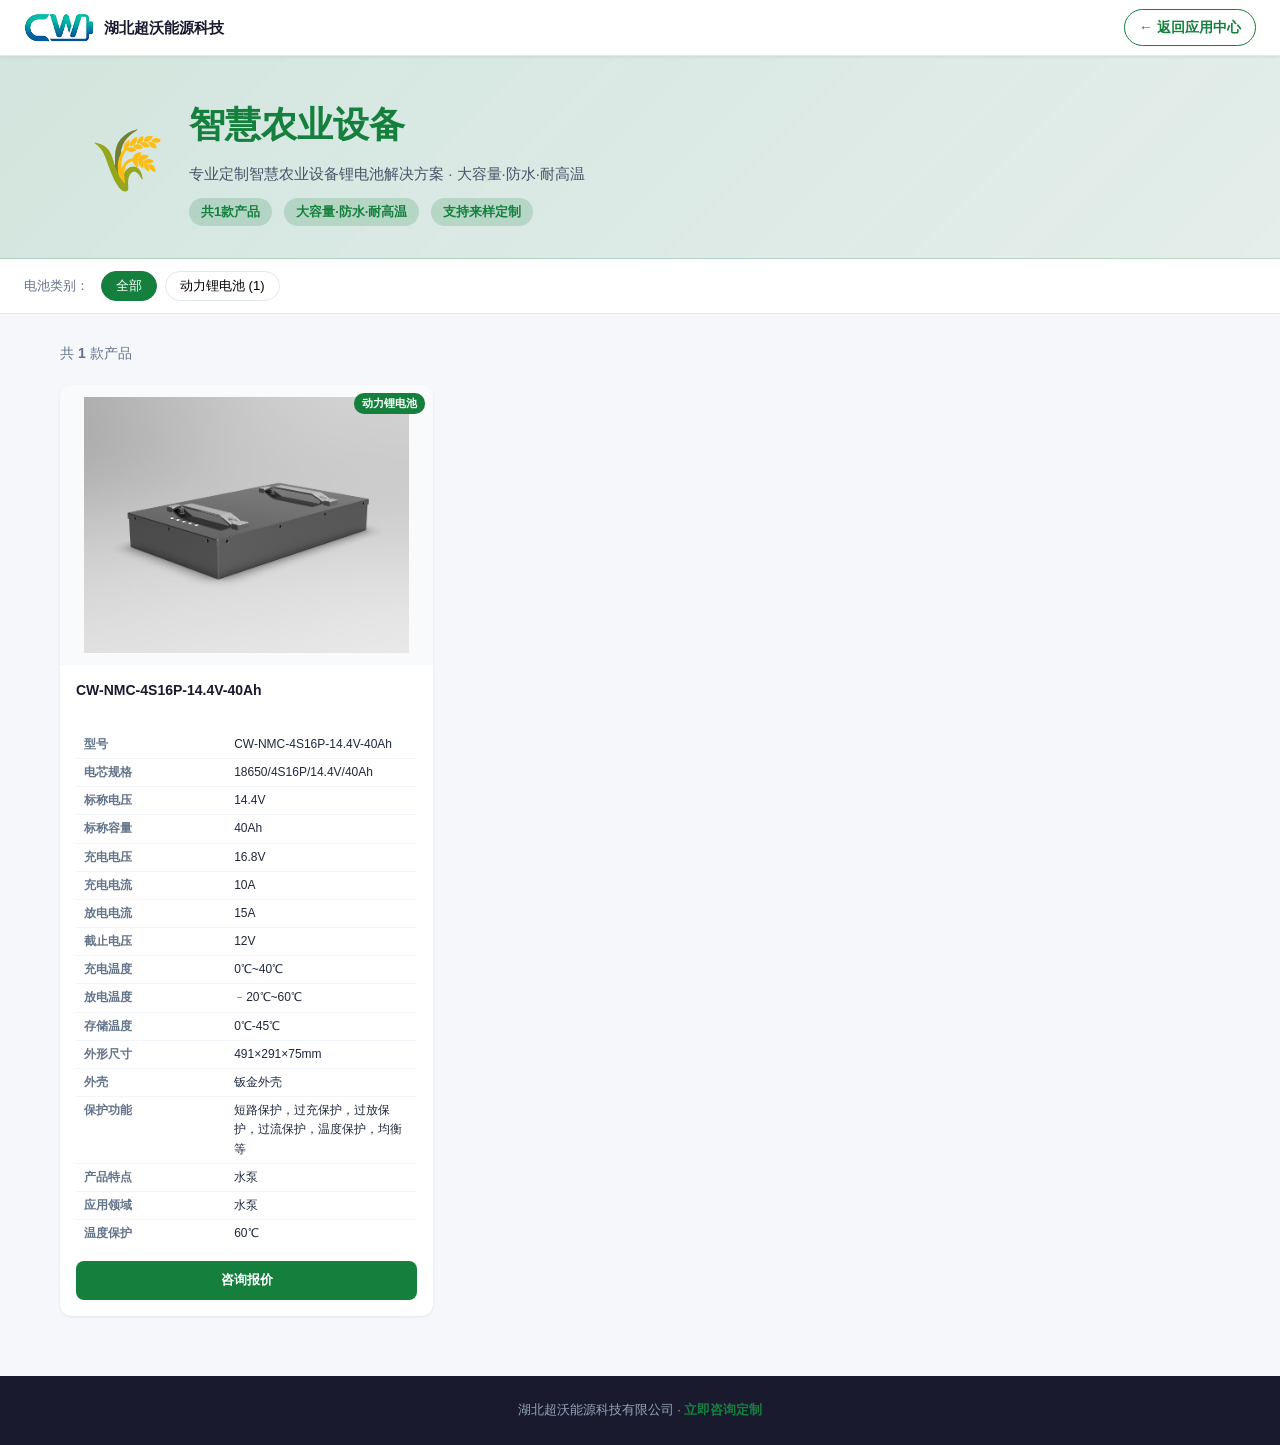
<file: battery-apps/agriculture.html>
<!DOCTYPE html>
<html lang="zh-CN">
<head>
<meta charset="UTF-8">
<meta name="viewport" content="width=device-width,initial-scale=1.0">
<title>🌾 智慧农业设备 | 湖北超沃能源科技</title>
<meta name="description" content="超沃能源智慧农业设备锂电池定制方案：大容量·防水·耐高温。共1款产品，支持来样开发。">
<link rel="icon" href="../img/CWNY.png">
<style>
:root{--c:#15803d;--c08:rgba(21,128,61,0.08);--c10:rgba(21,128,61,0.10);--c15:rgba(21,128,61,0.15);--c18:rgba(21,128,61,0.18);--c20:rgba(21,128,61,0.20);}
*,*::before,*::after{box-sizing:border-box;margin:0;padding:0}
body{font-family:-apple-system,BlinkMacSystemFont,'Segoe UI','PingFang SC','Hiragino Sans GB',sans-serif;background:#f5f7fa;color:#1a1a2e;line-height:1.6}
a{color:inherit;text-decoration:none}
img{max-width:100%;display:block}
.topbar{background:#fff;border-bottom:1px solid #e2e8f0;padding:0 24px;height:56px;display:flex;align-items:center;justify-content:space-between;position:sticky;top:0;z-index:100;box-shadow:0 1px 3px rgba(0,0,0,.08)}
.topbar-brand{display:flex;align-items:center;gap:10px;font-weight:700;font-size:15px;color:#1a1a2e}
.topbar-brand img{height:32px;width:auto}
.topbar-back{display:flex;align-items:center;gap:6px;font-size:14px;font-weight:600;padding:6px 14px;border:1.5px solid var(--c);border-radius:20px;transition:all .2s;color:var(--c)}
.topbar-back:hover{background:var(--c);color:#fff}
.hero{background:linear-gradient(135deg,var(--c15) 0%,var(--c08) 100%);border-bottom:1px solid var(--c20);padding:40px 24px 32px}
.hero-inner{max-width:1100px;margin:0 auto;display:flex;align-items:center;gap:24px}
.hero-icon{font-size:60px;line-height:1;flex-shrink:0}
.hero-text h1{font-size:clamp(22px,4vw,36px);font-weight:800;color:var(--c);margin-bottom:8px}
.hero-text p{font-size:15px;color:#475569;max-width:500px}
.hero-meta{display:flex;gap:12px;margin-top:12px;flex-wrap:wrap}
.hero-tag{background:var(--c18);color:var(--c);padding:4px 12px;border-radius:20px;font-size:13px;font-weight:600}
.filter-bar{background:#fff;border-bottom:1px solid #e2e8f0;padding:12px 24px;display:flex;gap:8px;flex-wrap:wrap;align-items:center;position:sticky;top:56px;z-index:90}
.filter-label{font-size:13px;color:#64748b;margin-right:4px}
.filter-btn{padding:5px 14px;border-radius:20px;border:1.5px solid #e2e8f0;background:#fff;font-size:13px;cursor:pointer;transition:all .15s;white-space:nowrap}
.filter-btn.active,.filter-btn:hover{border-color:var(--c);background:var(--c);color:#fff}
.main{max-width:1200px;margin:0 auto;padding:28px 20px 60px}
.grid-info{display:flex;justify-content:space-between;align-items:center;margin-bottom:20px;flex-wrap:wrap;gap:8px}
.grid-count{font-size:14px;color:#64748b}
.product-grid{display:grid;grid-template-columns:repeat(auto-fill,minmax(300px,1fr));gap:20px}
.product-card{background:#fff;border-radius:12px;overflow:hidden;box-shadow:0 1px 3px rgba(0,0,0,.08);transition:all .2s;display:flex;flex-direction:column}
.product-card:hover{box-shadow:0 6px 20px rgba(0,0,0,.12);transform:translateY(-2px)}
.product-card.hidden{display:none}
.card-img{position:relative;background:#f8fafc;aspect-ratio:4/3;overflow:hidden;display:flex;align-items:center;justify-content:center}
.card-img img{width:100%;height:100%;object-fit:contain;padding:12px;transition:transform .3s}
.product-card:hover .card-img img{transform:scale(1.05)}
.img-fallback{width:100%;height:100%;display:flex;align-items:center;justify-content:center;background:linear-gradient(135deg,var(--c10),var(--c20))}
.img-fallback span{font-size:40px;font-weight:800;color:var(--c);opacity:.4}
.cat-badge{position:absolute;top:8px;right:8px;background:var(--c);color:#fff;font-size:11px;padding:2px 8px;border-radius:10px;font-weight:600}
.card-body{padding:16px;display:flex;flex-direction:column;flex:1}
.card-title{font-size:14px;font-weight:700;color:#1a1a2e;margin-bottom:12px;line-height:1.4;min-height:38px}
.spec-table{width:100%;border-collapse:collapse;font-size:12px;flex:1}
.spec-table th,.spec-table td{padding:4px 8px;border-bottom:1px solid #f1f5f9;text-align:left;vertical-align:top}
.spec-table th{width:44%;color:#64748b;font-weight:600;white-space:nowrap}
.spec-table td{color:#1e293b;font-weight:500}
.spec-table tr:last-child th,.spec-table tr:last-child td{border-bottom:none}
.no-spec{font-size:12px;color:#94a3b8;padding:8px 0;line-height:1.5;flex:1}
.btn-inquire{display:block;margin-top:14px;text-align:center;padding:9px;background:var(--c);color:#fff;border-radius:8px;font-size:13px;font-weight:700;transition:opacity .15s}
.btn-inquire:hover{opacity:.85}
.empty-state{grid-column:1/-1;text-align:center;padding:60px 20px;color:#94a3b8}
.empty-state span{font-size:48px;display:block;margin-bottom:12px}
.footer{background:#1a1a2e;color:#94a3b8;text-align:center;padding:24px;font-size:13px}
.footer a{color:var(--c);font-weight:600}
@media(max-width:640px){
  .hero-inner{flex-direction:column;text-align:center}
  .hero-meta{justify-content:center}
  .product-grid{grid-template-columns:1fr}
  .filter-bar{top:56px;padding:10px 16px}
}

</style>
</head>
<body>
<nav class="topbar">
  <a href="../index.html" class="topbar-brand">
    <img src="../img/CWNY.png" alt="超沃能源">
    <span>湖北超沃能源科技</span>
  </a>
  <a href="../index.html#applications" class="topbar-back">← 返回应用中心</a>
</nav>
<div class="hero">
  <div class="hero-inner">
    <div class="hero-icon">🌾</div>
    <div class="hero-text">
      <h1>智慧农业设备</h1>
      <p>专业定制智慧农业设备锂电池解决方案 · 大容量·防水·耐高温</p>
      <div class="hero-meta">
        <span class="hero-tag">共1款产品</span>
        <span class="hero-tag">大容量·防水·耐高温</span>
        <span class="hero-tag">支持来样定制</span>
      </div>
    </div>
  </div>
</div>
<div class="filter-bar">
  <span class="filter-label">电池类别：</span>
  <button class="filter-btn active" data-cat="all">全部</button><button class="filter-btn" data-cat="动力锂电池">动力锂电池&nbsp;(1)</button>
</div>
<main class="main">
  <div class="grid-info">
    <span class="grid-count">共 <strong id="visible-count">1</strong> 款产品</span>
  </div>
  <div class="product-grid" id="product-grid">
    <div class="product-card" data-category="动力锂电池"><div class="card-img"><img src="../电池产品图片及规格书/14.4V40Ah水泵电池.jpg" alt="CW-NMC-4S16P-14.4V-40Ah" loading="lazy" onerror="this.style.display='none';this.nextElementSibling.style.display='flex'"><div class="img-fallback" style="display:none"><span>动力</span></div><span class="cat-badge">动力锂电池</span></div><div class="card-body"><h3 class="card-title">CW-NMC-4S16P-14.4V-40Ah</h3><div class="card-params"><table class="spec-table"><tr><th>型号</th><td>CW-NMC-4S16P-14.4V-40Ah</td></tr><tr><th>电芯规格</th><td>18650/4S16P/14.4V/40Ah</td></tr><tr><th>标称电压</th><td>14.4V</td></tr><tr><th>标称容量</th><td>40Ah</td></tr><tr><th>充电电压</th><td>16.8V</td></tr><tr><th>充电电流</th><td>10A</td></tr><tr><th>放电电流</th><td>15A</td></tr><tr><th>截止电压</th><td>12V</td></tr><tr><th>充电温度</th><td>0℃~40℃</td></tr><tr><th>放电温度</th><td>﹣20℃~60℃</td></tr><tr><th>存储温度</th><td>0℃-45℃</td></tr><tr><th>外形尺寸</th><td>491×291×75mm</td></tr><tr><th>外壳</th><td>钣金外壳</td></tr><tr><th>保护功能</th><td>短路保护，过充保护，过放保护，过流保护，温度保护，均衡等</td></tr><tr><th>产品特点</th><td>水泵</td></tr><tr><th>应用领域</th><td>水泵</td></tr><tr><th>温度保护</th><td>60℃</td></tr></table></div><a href="../index.html#contact" class="btn-inquire">咨询报价</a></div></div>
    <div class="empty-state" id="empty-state" style="display:none">
      <span>🔍</span><p>没有找到该分类的产品</p>
    </div>
  </div>
</main>
<footer class="footer">
  <p>湖北超沃能源科技有限公司 · <a href="../index.html#contact">立即咨询定制</a></p>
</footer>
<script>
(function(){
  const btns=document.querySelectorAll('.filter-btn');
  const cards=document.querySelectorAll('.product-card');
  const countEl=document.getElementById('visible-count');
  const emptyEl=document.getElementById('empty-state');
  btns.forEach(function(btn){
    btn.addEventListener('click',function(){
      btns.forEach(function(b){b.classList.remove('active');});
      btn.classList.add('active');
      const cat=btn.dataset.cat;
      let visible=0;
      cards.forEach(function(card){
        const match=cat==='all'||card.dataset.category===cat;
        card.classList.toggle('hidden',!match);
        if(match)visible++;
      });
      countEl.textContent=visible;
      emptyEl.style.display=visible===0?'block':'none';
    });
  });
})();
</script>
</body>
</html>
</file>
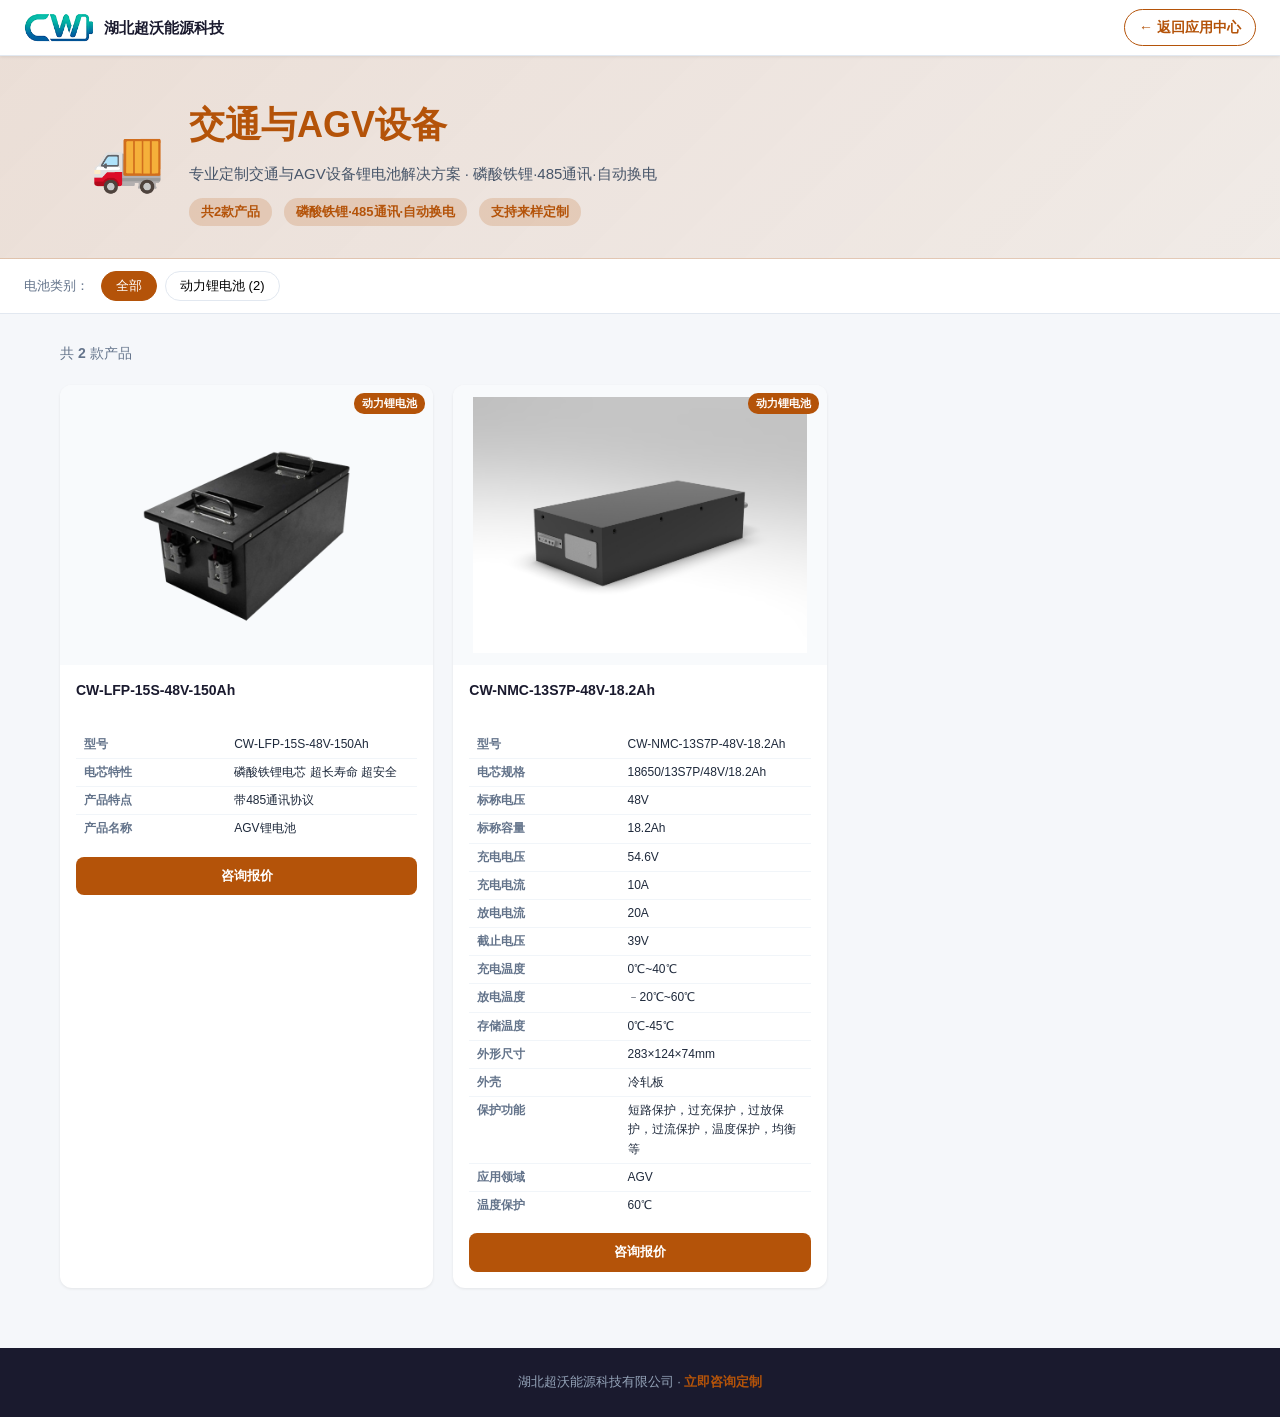
<file: battery-apps/agv.html>
<!DOCTYPE html>
<html lang="zh-CN">
<head>
<meta charset="UTF-8">
<meta name="viewport" content="width=device-width,initial-scale=1.0">
<title>🚚 交通与AGV设备 | 湖北超沃能源科技</title>
<meta name="description" content="超沃能源交通与AGV设备锂电池定制方案：磷酸铁锂·485通讯·自动换电。共2款产品，支持来样开发。">
<link rel="icon" href="../img/CWNY.png">
<style>
:root{--c:#b45309;--c08:rgba(180,83,9,0.08);--c10:rgba(180,83,9,0.10);--c15:rgba(180,83,9,0.15);--c18:rgba(180,83,9,0.18);--c20:rgba(180,83,9,0.20);}
*,*::before,*::after{box-sizing:border-box;margin:0;padding:0}
body{font-family:-apple-system,BlinkMacSystemFont,'Segoe UI','PingFang SC','Hiragino Sans GB',sans-serif;background:#f5f7fa;color:#1a1a2e;line-height:1.6}
a{color:inherit;text-decoration:none}
img{max-width:100%;display:block}
.topbar{background:#fff;border-bottom:1px solid #e2e8f0;padding:0 24px;height:56px;display:flex;align-items:center;justify-content:space-between;position:sticky;top:0;z-index:100;box-shadow:0 1px 3px rgba(0,0,0,.08)}
.topbar-brand{display:flex;align-items:center;gap:10px;font-weight:700;font-size:15px;color:#1a1a2e}
.topbar-brand img{height:32px;width:auto}
.topbar-back{display:flex;align-items:center;gap:6px;font-size:14px;font-weight:600;padding:6px 14px;border:1.5px solid var(--c);border-radius:20px;transition:all .2s;color:var(--c)}
.topbar-back:hover{background:var(--c);color:#fff}
.hero{background:linear-gradient(135deg,var(--c15) 0%,var(--c08) 100%);border-bottom:1px solid var(--c20);padding:40px 24px 32px}
.hero-inner{max-width:1100px;margin:0 auto;display:flex;align-items:center;gap:24px}
.hero-icon{font-size:60px;line-height:1;flex-shrink:0}
.hero-text h1{font-size:clamp(22px,4vw,36px);font-weight:800;color:var(--c);margin-bottom:8px}
.hero-text p{font-size:15px;color:#475569;max-width:500px}
.hero-meta{display:flex;gap:12px;margin-top:12px;flex-wrap:wrap}
.hero-tag{background:var(--c18);color:var(--c);padding:4px 12px;border-radius:20px;font-size:13px;font-weight:600}
.filter-bar{background:#fff;border-bottom:1px solid #e2e8f0;padding:12px 24px;display:flex;gap:8px;flex-wrap:wrap;align-items:center;position:sticky;top:56px;z-index:90}
.filter-label{font-size:13px;color:#64748b;margin-right:4px}
.filter-btn{padding:5px 14px;border-radius:20px;border:1.5px solid #e2e8f0;background:#fff;font-size:13px;cursor:pointer;transition:all .15s;white-space:nowrap}
.filter-btn.active,.filter-btn:hover{border-color:var(--c);background:var(--c);color:#fff}
.main{max-width:1200px;margin:0 auto;padding:28px 20px 60px}
.grid-info{display:flex;justify-content:space-between;align-items:center;margin-bottom:20px;flex-wrap:wrap;gap:8px}
.grid-count{font-size:14px;color:#64748b}
.product-grid{display:grid;grid-template-columns:repeat(auto-fill,minmax(300px,1fr));gap:20px}
.product-card{background:#fff;border-radius:12px;overflow:hidden;box-shadow:0 1px 3px rgba(0,0,0,.08);transition:all .2s;display:flex;flex-direction:column}
.product-card:hover{box-shadow:0 6px 20px rgba(0,0,0,.12);transform:translateY(-2px)}
.product-card.hidden{display:none}
.card-img{position:relative;background:#f8fafc;aspect-ratio:4/3;overflow:hidden;display:flex;align-items:center;justify-content:center}
.card-img img{width:100%;height:100%;object-fit:contain;padding:12px;transition:transform .3s}
.product-card:hover .card-img img{transform:scale(1.05)}
.img-fallback{width:100%;height:100%;display:flex;align-items:center;justify-content:center;background:linear-gradient(135deg,var(--c10),var(--c20))}
.img-fallback span{font-size:40px;font-weight:800;color:var(--c);opacity:.4}
.cat-badge{position:absolute;top:8px;right:8px;background:var(--c);color:#fff;font-size:11px;padding:2px 8px;border-radius:10px;font-weight:600}
.card-body{padding:16px;display:flex;flex-direction:column;flex:1}
.card-title{font-size:14px;font-weight:700;color:#1a1a2e;margin-bottom:12px;line-height:1.4;min-height:38px}
.spec-table{width:100%;border-collapse:collapse;font-size:12px;flex:1}
.spec-table th,.spec-table td{padding:4px 8px;border-bottom:1px solid #f1f5f9;text-align:left;vertical-align:top}
.spec-table th{width:44%;color:#64748b;font-weight:600;white-space:nowrap}
.spec-table td{color:#1e293b;font-weight:500}
.spec-table tr:last-child th,.spec-table tr:last-child td{border-bottom:none}
.no-spec{font-size:12px;color:#94a3b8;padding:8px 0;line-height:1.5;flex:1}
.btn-inquire{display:block;margin-top:14px;text-align:center;padding:9px;background:var(--c);color:#fff;border-radius:8px;font-size:13px;font-weight:700;transition:opacity .15s}
.btn-inquire:hover{opacity:.85}
.empty-state{grid-column:1/-1;text-align:center;padding:60px 20px;color:#94a3b8}
.empty-state span{font-size:48px;display:block;margin-bottom:12px}
.footer{background:#1a1a2e;color:#94a3b8;text-align:center;padding:24px;font-size:13px}
.footer a{color:var(--c);font-weight:600}
@media(max-width:640px){
  .hero-inner{flex-direction:column;text-align:center}
  .hero-meta{justify-content:center}
  .product-grid{grid-template-columns:1fr}
  .filter-bar{top:56px;padding:10px 16px}
}

</style>
</head>
<body>
<nav class="topbar">
  <a href="../index.html" class="topbar-brand">
    <img src="../img/CWNY.png" alt="超沃能源">
    <span>湖北超沃能源科技</span>
  </a>
  <a href="../index.html#applications" class="topbar-back">← 返回应用中心</a>
</nav>
<div class="hero">
  <div class="hero-inner">
    <div class="hero-icon">🚚</div>
    <div class="hero-text">
      <h1>交通与AGV设备</h1>
      <p>专业定制交通与AGV设备锂电池解决方案 · 磷酸铁锂·485通讯·自动换电</p>
      <div class="hero-meta">
        <span class="hero-tag">共2款产品</span>
        <span class="hero-tag">磷酸铁锂·485通讯·自动换电</span>
        <span class="hero-tag">支持来样定制</span>
      </div>
    </div>
  </div>
</div>
<div class="filter-bar">
  <span class="filter-label">电池类别：</span>
  <button class="filter-btn active" data-cat="all">全部</button><button class="filter-btn" data-cat="动力锂电池">动力锂电池&nbsp;(2)</button>
</div>
<main class="main">
  <div class="grid-info">
    <span class="grid-count">共 <strong id="visible-count">2</strong> 款产品</span>
  </div>
  <div class="product-grid" id="product-grid">
    <div class="product-card" data-category="动力锂电池"><div class="card-img"><img src="../电池产品图片及规格书/48V 150AhAGV锂电池.png" alt="CW-LFP-15S-48V-150Ah" loading="lazy" onerror="this.style.display='none';this.nextElementSibling.style.display='flex'"><div class="img-fallback" style="display:none"><span>动力</span></div><span class="cat-badge">动力锂电池</span></div><div class="card-body"><h3 class="card-title">CW-LFP-15S-48V-150Ah</h3><div class="card-params"><table class="spec-table"><tr><th>型号</th><td>CW-LFP-15S-48V-150Ah</td></tr><tr><th>电芯特性</th><td>磷酸铁锂电芯  超长寿命  超安全</td></tr><tr><th>产品特点</th><td>带485通讯协议</td></tr><tr><th>产品名称</th><td>AGV锂电池</td></tr></table></div><a href="../index.html#contact" class="btn-inquire">咨询报价</a></div></div>
<div class="product-card" data-category="动力锂电池"><div class="card-img"><img src="../电池产品图片及规格书/48V18.2AhAGV电池.jpg" alt="CW-NMC-13S7P-48V-18.2Ah" loading="lazy" onerror="this.style.display='none';this.nextElementSibling.style.display='flex'"><div class="img-fallback" style="display:none"><span>动力</span></div><span class="cat-badge">动力锂电池</span></div><div class="card-body"><h3 class="card-title">CW-NMC-13S7P-48V-18.2Ah</h3><div class="card-params"><table class="spec-table"><tr><th>型号</th><td>CW-NMC-13S7P-48V-18.2Ah</td></tr><tr><th>电芯规格</th><td>18650/13S7P/48V/18.2Ah</td></tr><tr><th>标称电压</th><td>48V</td></tr><tr><th>标称容量</th><td>18.2Ah</td></tr><tr><th>充电电压</th><td>54.6V</td></tr><tr><th>充电电流</th><td>10A</td></tr><tr><th>放电电流</th><td>20A</td></tr><tr><th>截止电压</th><td>39V</td></tr><tr><th>充电温度</th><td>0℃~40℃</td></tr><tr><th>放电温度</th><td>﹣20℃~60℃</td></tr><tr><th>存储温度</th><td>0℃-45℃</td></tr><tr><th>外形尺寸</th><td>283×124×74mm</td></tr><tr><th>外壳</th><td>冷轧板</td></tr><tr><th>保护功能</th><td>短路保护，过充保护，过放保护，过流保护，温度保护，均衡等</td></tr><tr><th>应用领域</th><td>AGV</td></tr><tr><th>温度保护</th><td>60℃</td></tr></table></div><a href="../index.html#contact" class="btn-inquire">咨询报价</a></div></div>
    <div class="empty-state" id="empty-state" style="display:none">
      <span>🔍</span><p>没有找到该分类的产品</p>
    </div>
  </div>
</main>
<footer class="footer">
  <p>湖北超沃能源科技有限公司 · <a href="../index.html#contact">立即咨询定制</a></p>
</footer>
<script>
(function(){
  const btns=document.querySelectorAll('.filter-btn');
  const cards=document.querySelectorAll('.product-card');
  const countEl=document.getElementById('visible-count');
  const emptyEl=document.getElementById('empty-state');
  btns.forEach(function(btn){
    btn.addEventListener('click',function(){
      btns.forEach(function(b){b.classList.remove('active');});
      btn.classList.add('active');
      const cat=btn.dataset.cat;
      let visible=0;
      cards.forEach(function(card){
        const match=cat==='all'||card.dataset.category===cat;
        card.classList.toggle('hidden',!match);
        if(match)visible++;
      });
      countEl.textContent=visible;
      emptyEl.style.display=visible===0?'block':'none';
    });
  });
})();
</script>
</body>
</html>
</file>
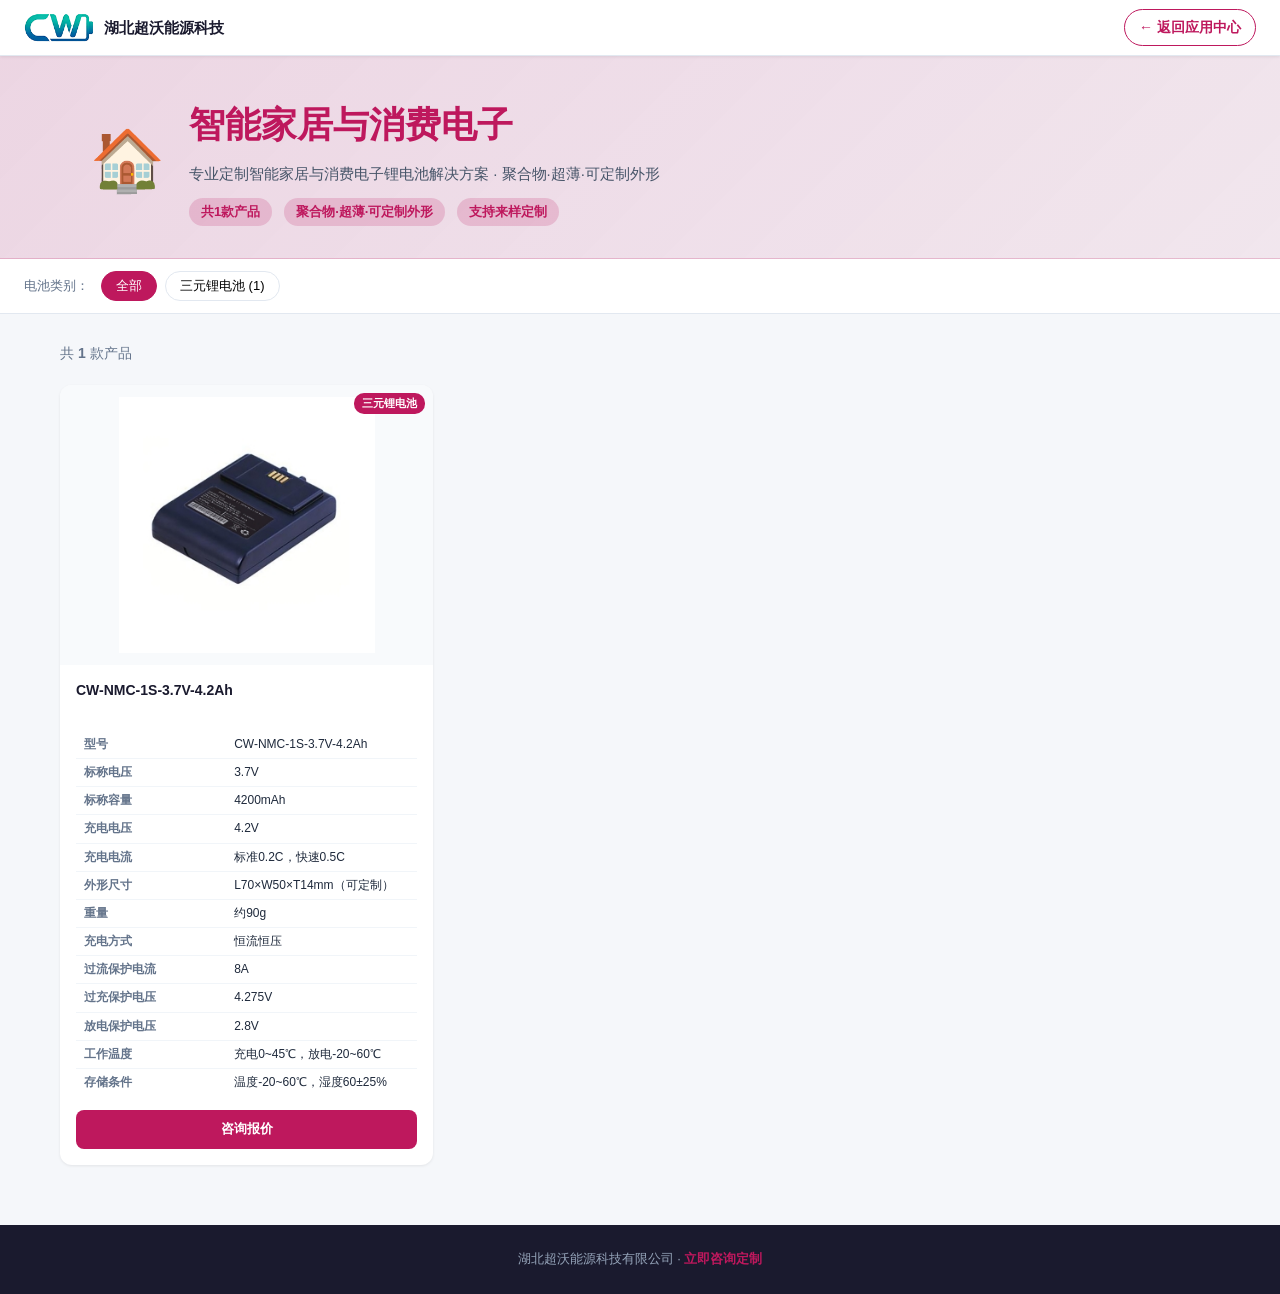
<file: battery-apps/consumer.html>
<!DOCTYPE html>
<html lang="zh-CN">
<head>
<meta charset="UTF-8">
<meta name="viewport" content="width=device-width,initial-scale=1.0">
<title>🏠 智能家居与消费电子 | 湖北超沃能源科技</title>
<meta name="description" content="超沃能源智能家居与消费电子锂电池定制方案：聚合物·超薄·可定制外形。共1款产品，支持来样开发。">
<link rel="icon" href="../img/CWNY.png">
<style>
:root{--c:#be185d;--c08:rgba(190,24,93,0.08);--c10:rgba(190,24,93,0.10);--c15:rgba(190,24,93,0.15);--c18:rgba(190,24,93,0.18);--c20:rgba(190,24,93,0.20);}
*,*::before,*::after{box-sizing:border-box;margin:0;padding:0}
body{font-family:-apple-system,BlinkMacSystemFont,'Segoe UI','PingFang SC','Hiragino Sans GB',sans-serif;background:#f5f7fa;color:#1a1a2e;line-height:1.6}
a{color:inherit;text-decoration:none}
img{max-width:100%;display:block}
.topbar{background:#fff;border-bottom:1px solid #e2e8f0;padding:0 24px;height:56px;display:flex;align-items:center;justify-content:space-between;position:sticky;top:0;z-index:100;box-shadow:0 1px 3px rgba(0,0,0,.08)}
.topbar-brand{display:flex;align-items:center;gap:10px;font-weight:700;font-size:15px;color:#1a1a2e}
.topbar-brand img{height:32px;width:auto}
.topbar-back{display:flex;align-items:center;gap:6px;font-size:14px;font-weight:600;padding:6px 14px;border:1.5px solid var(--c);border-radius:20px;transition:all .2s;color:var(--c)}
.topbar-back:hover{background:var(--c);color:#fff}
.hero{background:linear-gradient(135deg,var(--c15) 0%,var(--c08) 100%);border-bottom:1px solid var(--c20);padding:40px 24px 32px}
.hero-inner{max-width:1100px;margin:0 auto;display:flex;align-items:center;gap:24px}
.hero-icon{font-size:60px;line-height:1;flex-shrink:0}
.hero-text h1{font-size:clamp(22px,4vw,36px);font-weight:800;color:var(--c);margin-bottom:8px}
.hero-text p{font-size:15px;color:#475569;max-width:500px}
.hero-meta{display:flex;gap:12px;margin-top:12px;flex-wrap:wrap}
.hero-tag{background:var(--c18);color:var(--c);padding:4px 12px;border-radius:20px;font-size:13px;font-weight:600}
.filter-bar{background:#fff;border-bottom:1px solid #e2e8f0;padding:12px 24px;display:flex;gap:8px;flex-wrap:wrap;align-items:center;position:sticky;top:56px;z-index:90}
.filter-label{font-size:13px;color:#64748b;margin-right:4px}
.filter-btn{padding:5px 14px;border-radius:20px;border:1.5px solid #e2e8f0;background:#fff;font-size:13px;cursor:pointer;transition:all .15s;white-space:nowrap}
.filter-btn.active,.filter-btn:hover{border-color:var(--c);background:var(--c);color:#fff}
.main{max-width:1200px;margin:0 auto;padding:28px 20px 60px}
.grid-info{display:flex;justify-content:space-between;align-items:center;margin-bottom:20px;flex-wrap:wrap;gap:8px}
.grid-count{font-size:14px;color:#64748b}
.product-grid{display:grid;grid-template-columns:repeat(auto-fill,minmax(300px,1fr));gap:20px}
.product-card{background:#fff;border-radius:12px;overflow:hidden;box-shadow:0 1px 3px rgba(0,0,0,.08);transition:all .2s;display:flex;flex-direction:column}
.product-card:hover{box-shadow:0 6px 20px rgba(0,0,0,.12);transform:translateY(-2px)}
.product-card.hidden{display:none}
.card-img{position:relative;background:#f8fafc;aspect-ratio:4/3;overflow:hidden;display:flex;align-items:center;justify-content:center}
.card-img img{width:100%;height:100%;object-fit:contain;padding:12px;transition:transform .3s}
.product-card:hover .card-img img{transform:scale(1.05)}
.img-fallback{width:100%;height:100%;display:flex;align-items:center;justify-content:center;background:linear-gradient(135deg,var(--c10),var(--c20))}
.img-fallback span{font-size:40px;font-weight:800;color:var(--c);opacity:.4}
.cat-badge{position:absolute;top:8px;right:8px;background:var(--c);color:#fff;font-size:11px;padding:2px 8px;border-radius:10px;font-weight:600}
.card-body{padding:16px;display:flex;flex-direction:column;flex:1}
.card-title{font-size:14px;font-weight:700;color:#1a1a2e;margin-bottom:12px;line-height:1.4;min-height:38px}
.spec-table{width:100%;border-collapse:collapse;font-size:12px;flex:1}
.spec-table th,.spec-table td{padding:4px 8px;border-bottom:1px solid #f1f5f9;text-align:left;vertical-align:top}
.spec-table th{width:44%;color:#64748b;font-weight:600;white-space:nowrap}
.spec-table td{color:#1e293b;font-weight:500}
.spec-table tr:last-child th,.spec-table tr:last-child td{border-bottom:none}
.no-spec{font-size:12px;color:#94a3b8;padding:8px 0;line-height:1.5;flex:1}
.btn-inquire{display:block;margin-top:14px;text-align:center;padding:9px;background:var(--c);color:#fff;border-radius:8px;font-size:13px;font-weight:700;transition:opacity .15s}
.btn-inquire:hover{opacity:.85}
.empty-state{grid-column:1/-1;text-align:center;padding:60px 20px;color:#94a3b8}
.empty-state span{font-size:48px;display:block;margin-bottom:12px}
.footer{background:#1a1a2e;color:#94a3b8;text-align:center;padding:24px;font-size:13px}
.footer a{color:var(--c);font-weight:600}
@media(max-width:640px){
  .hero-inner{flex-direction:column;text-align:center}
  .hero-meta{justify-content:center}
  .product-grid{grid-template-columns:1fr}
  .filter-bar{top:56px;padding:10px 16px}
}

</style>
</head>
<body>
<nav class="topbar">
  <a href="../index.html" class="topbar-brand">
    <img src="../img/CWNY.png" alt="超沃能源">
    <span>湖北超沃能源科技</span>
  </a>
  <a href="../index.html#applications" class="topbar-back">← 返回应用中心</a>
</nav>
<div class="hero">
  <div class="hero-inner">
    <div class="hero-icon">🏠</div>
    <div class="hero-text">
      <h1>智能家居与消费电子</h1>
      <p>专业定制智能家居与消费电子锂电池解决方案 · 聚合物·超薄·可定制外形</p>
      <div class="hero-meta">
        <span class="hero-tag">共1款产品</span>
        <span class="hero-tag">聚合物·超薄·可定制外形</span>
        <span class="hero-tag">支持来样定制</span>
      </div>
    </div>
  </div>
</div>
<div class="filter-bar">
  <span class="filter-label">电池类别：</span>
  <button class="filter-btn active" data-cat="all">全部</button><button class="filter-btn" data-cat="三元锂电池">三元锂电池&nbsp;(1)</button>
</div>
<main class="main">
  <div class="grid-info">
    <span class="grid-count">共 <strong id="visible-count">1</strong> 款产品</span>
  </div>
  <div class="product-grid" id="product-grid">
    <div class="product-card" data-category="三元锂电池"><div class="card-img"><img src="../电池产品图片及规格书/吸尘器电池.jpg" alt="CW-NMC-1S-3.7V-4.2Ah" loading="lazy" onerror="this.style.display='none';this.nextElementSibling.style.display='flex'"><div class="img-fallback" style="display:none"><span>三元</span></div><span class="cat-badge">三元锂电池</span></div><div class="card-body"><h3 class="card-title">CW-NMC-1S-3.7V-4.2Ah</h3><div class="card-params"><table class="spec-table"><tr><th>型号</th><td>CW-NMC-1S-3.7V-4.2Ah</td></tr><tr><th>标称电压</th><td>3.7V</td></tr><tr><th>标称容量</th><td>4200mAh</td></tr><tr><th>充电电压</th><td>4.2V</td></tr><tr><th>充电电流</th><td>标准0.2C，快速0.5C</td></tr><tr><th>外形尺寸</th><td>L70×W50×T14mm（可定制）</td></tr><tr><th>重量</th><td>约90g</td></tr><tr><th>充电方式</th><td>恒流恒压</td></tr><tr><th>过流保护电流</th><td>8A</td></tr><tr><th>过充保护电压</th><td>4.275V</td></tr><tr><th>放电保护电压</th><td>2.8V</td></tr><tr><th>工作温度</th><td>充电0~45℃，放电-20~60℃</td></tr><tr><th>存储条件</th><td>温度-20~60℃，湿度60±25%</td></tr></table></div><a href="../index.html#contact" class="btn-inquire">咨询报价</a></div></div>
    <div class="empty-state" id="empty-state" style="display:none">
      <span>🔍</span><p>没有找到该分类的产品</p>
    </div>
  </div>
</main>
<footer class="footer">
  <p>湖北超沃能源科技有限公司 · <a href="../index.html#contact">立即咨询定制</a></p>
</footer>
<script>
(function(){
  const btns=document.querySelectorAll('.filter-btn');
  const cards=document.querySelectorAll('.product-card');
  const countEl=document.getElementById('visible-count');
  const emptyEl=document.getElementById('empty-state');
  btns.forEach(function(btn){
    btn.addEventListener('click',function(){
      btns.forEach(function(b){b.classList.remove('active');});
      btn.classList.add('active');
      const cat=btn.dataset.cat;
      let visible=0;
      cards.forEach(function(card){
        const match=cat==='all'||card.dataset.category===cat;
        card.classList.toggle('hidden',!match);
        if(match)visible++;
      });
      countEl.textContent=visible;
      emptyEl.style.display=visible===0?'block':'none';
    });
  });
})();
</script>
</body>
</html>
</file>
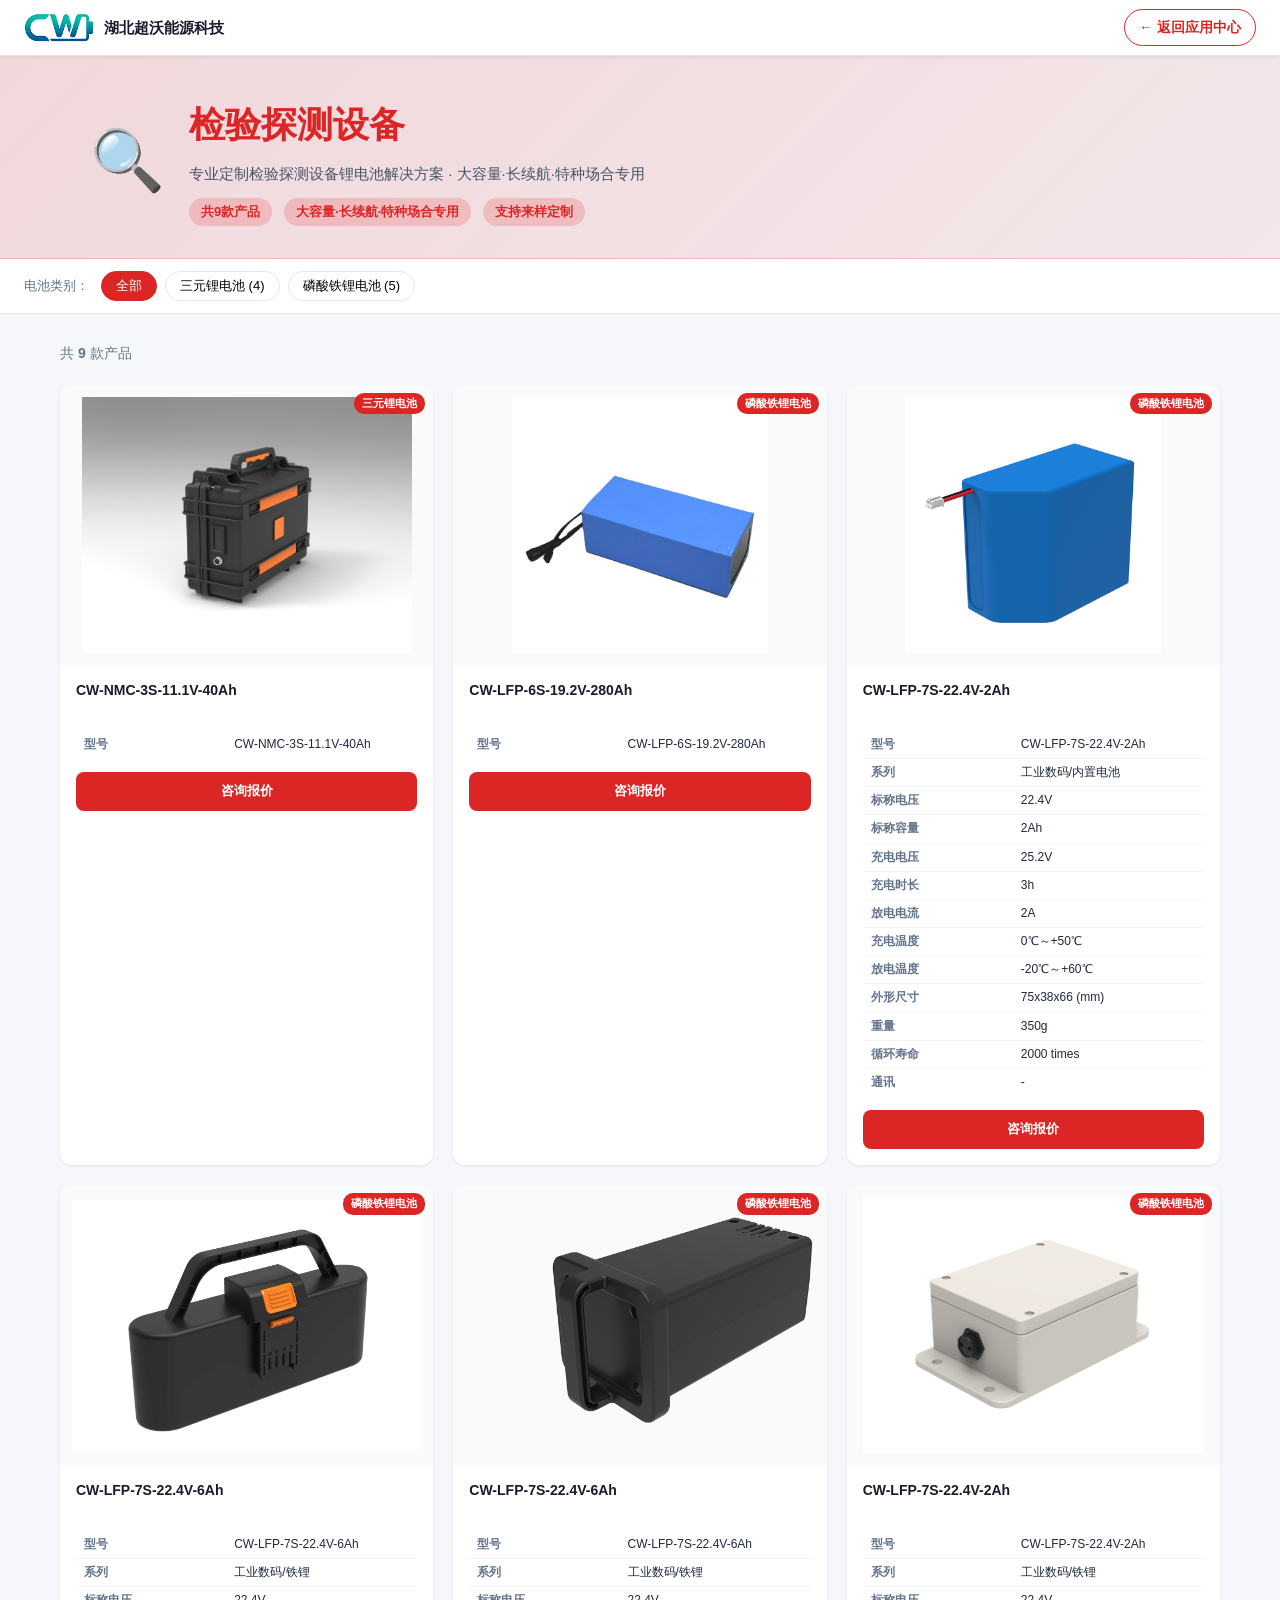
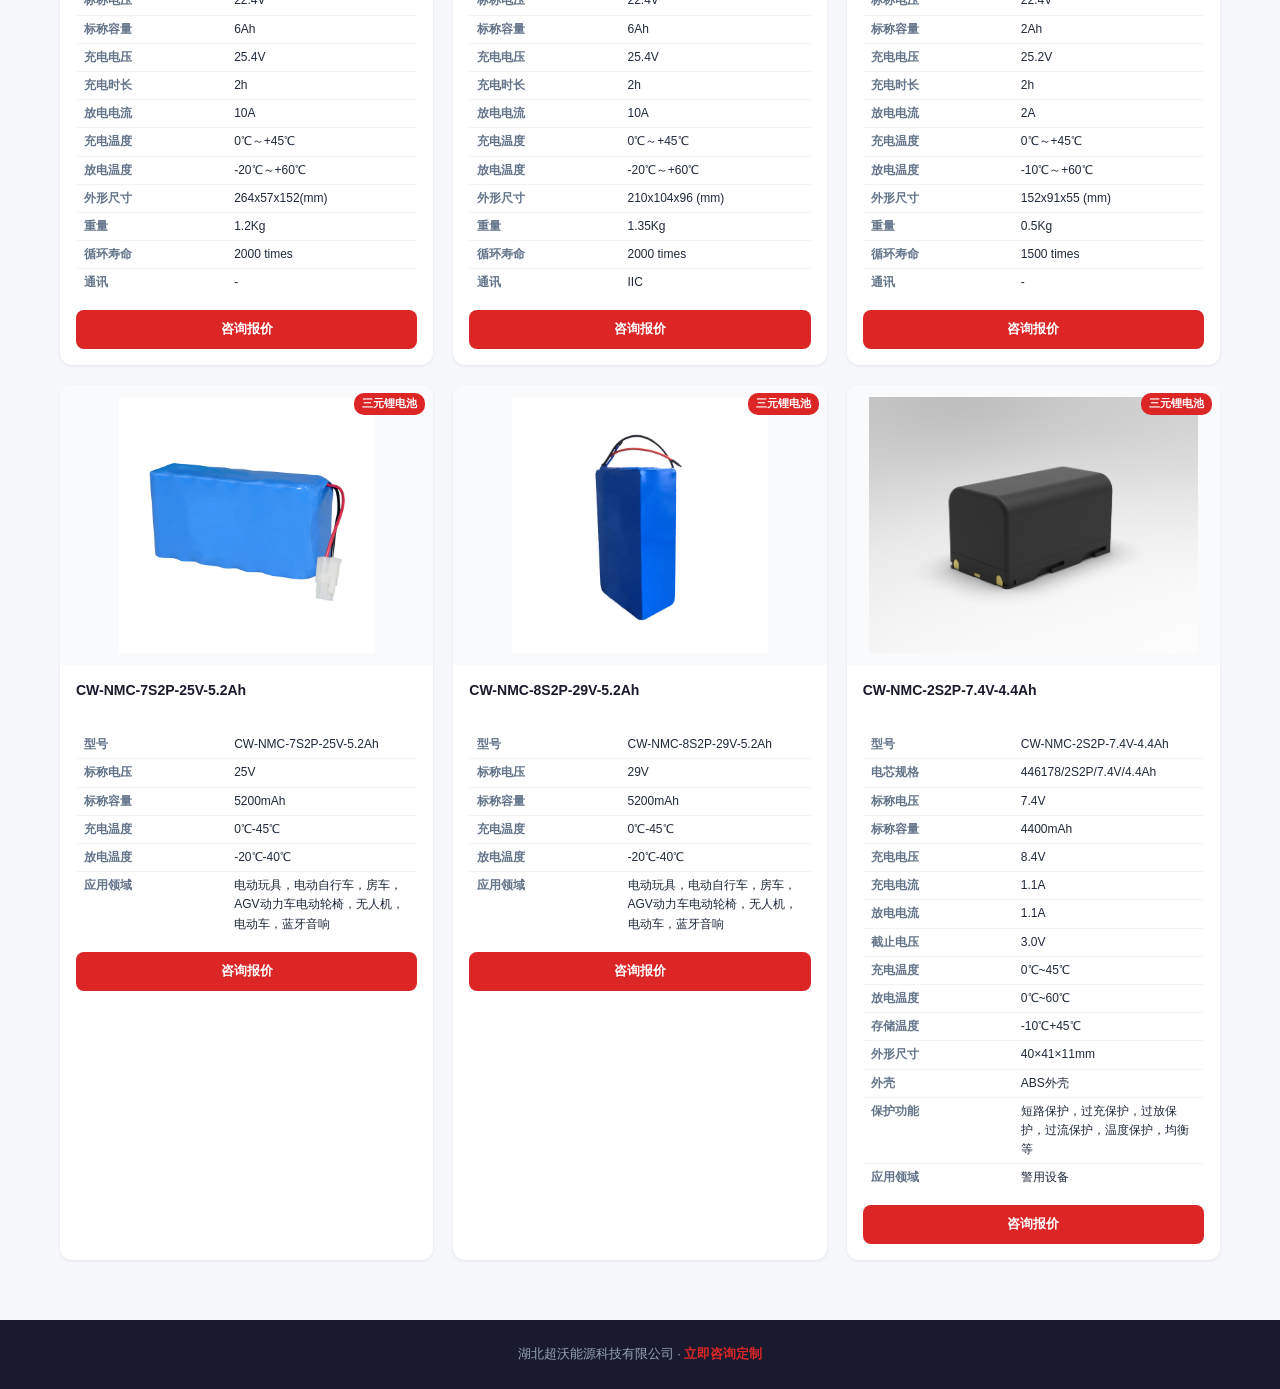
<file: battery-apps/detection.html>
<!DOCTYPE html>
<html lang="zh-CN">
<head>
<meta charset="UTF-8">
<meta name="viewport" content="width=device-width,initial-scale=1.0">
<title>🔍 检验探测设备 | 湖北超沃能源科技</title>
<meta name="description" content="超沃能源检验探测设备锂电池定制方案：大容量·长续航·特种场合专用。共9款产品，支持来样开发。">
<link rel="icon" href="../img/CWNY.png">
<style>
:root{--c:#dc2626;--c08:rgba(220,38,38,0.08);--c10:rgba(220,38,38,0.10);--c15:rgba(220,38,38,0.15);--c18:rgba(220,38,38,0.18);--c20:rgba(220,38,38,0.20);}
*,*::before,*::after{box-sizing:border-box;margin:0;padding:0}
body{font-family:-apple-system,BlinkMacSystemFont,'Segoe UI','PingFang SC','Hiragino Sans GB',sans-serif;background:#f5f7fa;color:#1a1a2e;line-height:1.6}
a{color:inherit;text-decoration:none}
img{max-width:100%;display:block}
.topbar{background:#fff;border-bottom:1px solid #e2e8f0;padding:0 24px;height:56px;display:flex;align-items:center;justify-content:space-between;position:sticky;top:0;z-index:100;box-shadow:0 1px 3px rgba(0,0,0,.08)}
.topbar-brand{display:flex;align-items:center;gap:10px;font-weight:700;font-size:15px;color:#1a1a2e}
.topbar-brand img{height:32px;width:auto}
.topbar-back{display:flex;align-items:center;gap:6px;font-size:14px;font-weight:600;padding:6px 14px;border:1.5px solid var(--c);border-radius:20px;transition:all .2s;color:var(--c)}
.topbar-back:hover{background:var(--c);color:#fff}
.hero{background:linear-gradient(135deg,var(--c15) 0%,var(--c08) 100%);border-bottom:1px solid var(--c20);padding:40px 24px 32px}
.hero-inner{max-width:1100px;margin:0 auto;display:flex;align-items:center;gap:24px}
.hero-icon{font-size:60px;line-height:1;flex-shrink:0}
.hero-text h1{font-size:clamp(22px,4vw,36px);font-weight:800;color:var(--c);margin-bottom:8px}
.hero-text p{font-size:15px;color:#475569;max-width:500px}
.hero-meta{display:flex;gap:12px;margin-top:12px;flex-wrap:wrap}
.hero-tag{background:var(--c18);color:var(--c);padding:4px 12px;border-radius:20px;font-size:13px;font-weight:600}
.filter-bar{background:#fff;border-bottom:1px solid #e2e8f0;padding:12px 24px;display:flex;gap:8px;flex-wrap:wrap;align-items:center;position:sticky;top:56px;z-index:90}
.filter-label{font-size:13px;color:#64748b;margin-right:4px}
.filter-btn{padding:5px 14px;border-radius:20px;border:1.5px solid #e2e8f0;background:#fff;font-size:13px;cursor:pointer;transition:all .15s;white-space:nowrap}
.filter-btn.active,.filter-btn:hover{border-color:var(--c);background:var(--c);color:#fff}
.main{max-width:1200px;margin:0 auto;padding:28px 20px 60px}
.grid-info{display:flex;justify-content:space-between;align-items:center;margin-bottom:20px;flex-wrap:wrap;gap:8px}
.grid-count{font-size:14px;color:#64748b}
.product-grid{display:grid;grid-template-columns:repeat(auto-fill,minmax(300px,1fr));gap:20px}
.product-card{background:#fff;border-radius:12px;overflow:hidden;box-shadow:0 1px 3px rgba(0,0,0,.08);transition:all .2s;display:flex;flex-direction:column}
.product-card:hover{box-shadow:0 6px 20px rgba(0,0,0,.12);transform:translateY(-2px)}
.product-card.hidden{display:none}
.card-img{position:relative;background:#f8fafc;aspect-ratio:4/3;overflow:hidden;display:flex;align-items:center;justify-content:center}
.card-img img{width:100%;height:100%;object-fit:contain;padding:12px;transition:transform .3s}
.product-card:hover .card-img img{transform:scale(1.05)}
.img-fallback{width:100%;height:100%;display:flex;align-items:center;justify-content:center;background:linear-gradient(135deg,var(--c10),var(--c20))}
.img-fallback span{font-size:40px;font-weight:800;color:var(--c);opacity:.4}
.cat-badge{position:absolute;top:8px;right:8px;background:var(--c);color:#fff;font-size:11px;padding:2px 8px;border-radius:10px;font-weight:600}
.card-body{padding:16px;display:flex;flex-direction:column;flex:1}
.card-title{font-size:14px;font-weight:700;color:#1a1a2e;margin-bottom:12px;line-height:1.4;min-height:38px}
.spec-table{width:100%;border-collapse:collapse;font-size:12px;flex:1}
.spec-table th,.spec-table td{padding:4px 8px;border-bottom:1px solid #f1f5f9;text-align:left;vertical-align:top}
.spec-table th{width:44%;color:#64748b;font-weight:600;white-space:nowrap}
.spec-table td{color:#1e293b;font-weight:500}
.spec-table tr:last-child th,.spec-table tr:last-child td{border-bottom:none}
.no-spec{font-size:12px;color:#94a3b8;padding:8px 0;line-height:1.5;flex:1}
.btn-inquire{display:block;margin-top:14px;text-align:center;padding:9px;background:var(--c);color:#fff;border-radius:8px;font-size:13px;font-weight:700;transition:opacity .15s}
.btn-inquire:hover{opacity:.85}
.empty-state{grid-column:1/-1;text-align:center;padding:60px 20px;color:#94a3b8}
.empty-state span{font-size:48px;display:block;margin-bottom:12px}
.footer{background:#1a1a2e;color:#94a3b8;text-align:center;padding:24px;font-size:13px}
.footer a{color:var(--c);font-weight:600}
@media(max-width:640px){
  .hero-inner{flex-direction:column;text-align:center}
  .hero-meta{justify-content:center}
  .product-grid{grid-template-columns:1fr}
  .filter-bar{top:56px;padding:10px 16px}
}

</style>
</head>
<body>
<nav class="topbar">
  <a href="../index.html" class="topbar-brand">
    <img src="../img/CWNY.png" alt="超沃能源">
    <span>湖北超沃能源科技</span>
  </a>
  <a href="../index.html#applications" class="topbar-back">← 返回应用中心</a>
</nav>
<div class="hero">
  <div class="hero-inner">
    <div class="hero-icon">🔍</div>
    <div class="hero-text">
      <h1>检验探测设备</h1>
      <p>专业定制检验探测设备锂电池解决方案 · 大容量·长续航·特种场合专用</p>
      <div class="hero-meta">
        <span class="hero-tag">共9款产品</span>
        <span class="hero-tag">大容量·长续航·特种场合专用</span>
        <span class="hero-tag">支持来样定制</span>
      </div>
    </div>
  </div>
</div>
<div class="filter-bar">
  <span class="filter-label">电池类别：</span>
  <button class="filter-btn active" data-cat="all">全部</button><button class="filter-btn" data-cat="三元锂电池">三元锂电池&nbsp;(4)</button><button class="filter-btn" data-cat="磷酸铁锂电池">磷酸铁锂电池&nbsp;(5)</button>
</div>
<main class="main">
  <div class="grid-info">
    <span class="grid-count">共 <strong id="visible-count">9</strong> 款产品</span>
  </div>
  <div class="product-grid" id="product-grid">
    <div class="product-card" data-category="三元锂电池"><div class="card-img"><img src="../电池产品图片及规格书/11.1V40Ah箱式锂电池.jpg" alt="CW-NMC-3S-11.1V-40Ah" loading="lazy" onerror="this.style.display='none';this.nextElementSibling.style.display='flex'"><div class="img-fallback" style="display:none"><span>三元</span></div><span class="cat-badge">三元锂电池</span></div><div class="card-body"><h3 class="card-title">CW-NMC-3S-11.1V-40Ah</h3><div class="card-params"><table class="spec-table"><tr><th>型号</th><td>CW-NMC-3S-11.1V-40Ah</td></tr></table></div><a href="../index.html#contact" class="btn-inquire">咨询报价</a></div></div>
<div class="product-card" data-category="磷酸铁锂电池"><div class="card-img"><img src="../电池产品图片及规格书/19.2V 280Ah 磷酸铁锂电池组.jpg" alt="CW-LFP-6S-19.2V-280Ah" loading="lazy" onerror="this.style.display='none';this.nextElementSibling.style.display='flex'"><div class="img-fallback" style="display:none"><span>磷酸</span></div><span class="cat-badge">磷酸铁锂电池</span></div><div class="card-body"><h3 class="card-title">CW-LFP-6S-19.2V-280Ah</h3><div class="card-params"><table class="spec-table"><tr><th>型号</th><td>CW-LFP-6S-19.2V-280Ah</td></tr></table></div><a href="../index.html#contact" class="btn-inquire">咨询报价</a></div></div>
<div class="product-card" data-category="磷酸铁锂电池"><div class="card-img"><img src="../电池产品图片及规格书/22.4V数码电池 SSBC-IFR07-2A.png" alt="CW-LFP-7S-22.4V-2Ah" loading="lazy" onerror="this.style.display='none';this.nextElementSibling.style.display='flex'"><div class="img-fallback" style="display:none"><span>磷酸</span></div><span class="cat-badge">磷酸铁锂电池</span></div><div class="card-body"><h3 class="card-title">CW-LFP-7S-22.4V-2Ah</h3><div class="card-params"><table class="spec-table"><tr><th>型号</th><td>CW-LFP-7S-22.4V-2Ah</td></tr><tr><th>系列</th><td>工业数码/内置电池</td></tr><tr><th>标称电压</th><td>22.4V</td></tr><tr><th>标称容量</th><td>2Ah</td></tr><tr><th>充电电压</th><td>25.2V</td></tr><tr><th>充电时长</th><td>3h</td></tr><tr><th>放电电流</th><td>2A</td></tr><tr><th>充电温度</th><td>0℃～+50℃</td></tr><tr><th>放电温度</th><td>-20℃～+60℃</td></tr><tr><th>外形尺寸</th><td>75x38x66 (mm)</td></tr><tr><th>重量</th><td>350g</td></tr><tr><th>循环寿命</th><td>2000 times</td></tr><tr><th>通讯</th><td>-</td></tr></table></div><a href="../index.html#contact" class="btn-inquire">咨询报价</a></div></div>
<div class="product-card" data-category="磷酸铁锂电池"><div class="card-img"><img src="../电池产品图片及规格书/22.4V数码电池 SSBC-IFR07-6A.jpg" alt="CW-LFP-7S-22.4V-6Ah" loading="lazy" onerror="this.style.display='none';this.nextElementSibling.style.display='flex'"><div class="img-fallback" style="display:none"><span>磷酸</span></div><span class="cat-badge">磷酸铁锂电池</span></div><div class="card-body"><h3 class="card-title">CW-LFP-7S-22.4V-6Ah</h3><div class="card-params"><table class="spec-table"><tr><th>型号</th><td>CW-LFP-7S-22.4V-6Ah</td></tr><tr><th>系列</th><td>工业数码/铁锂</td></tr><tr><th>标称电压</th><td>22.4V</td></tr><tr><th>标称容量</th><td>6Ah</td></tr><tr><th>充电电压</th><td>25.4V</td></tr><tr><th>充电时长</th><td>2h</td></tr><tr><th>放电电流</th><td>10A</td></tr><tr><th>充电温度</th><td>0℃～+45℃</td></tr><tr><th>放电温度</th><td>-20℃～+60℃</td></tr><tr><th>外形尺寸</th><td>264x57x152(mm)</td></tr><tr><th>重量</th><td>1.2Kg</td></tr><tr><th>循环寿命</th><td>2000 times</td></tr><tr><th>通讯</th><td>-</td></tr></table></div><a href="../index.html#contact" class="btn-inquire">咨询报价</a></div></div>
<div class="product-card" data-category="磷酸铁锂电池"><div class="card-img"><img src="../电池产品图片及规格书/22.4V数码电池 SSBC-IFR07i-6A.png" alt="CW-LFP-7S-22.4V-6Ah" loading="lazy" onerror="this.style.display='none';this.nextElementSibling.style.display='flex'"><div class="img-fallback" style="display:none"><span>磷酸</span></div><span class="cat-badge">磷酸铁锂电池</span></div><div class="card-body"><h3 class="card-title">CW-LFP-7S-22.4V-6Ah</h3><div class="card-params"><table class="spec-table"><tr><th>型号</th><td>CW-LFP-7S-22.4V-6Ah</td></tr><tr><th>系列</th><td>工业数码/铁锂</td></tr><tr><th>标称电压</th><td>22.4V</td></tr><tr><th>标称容量</th><td>6Ah</td></tr><tr><th>充电电压</th><td>25.4V</td></tr><tr><th>充电时长</th><td>2h</td></tr><tr><th>放电电流</th><td>10A</td></tr><tr><th>充电温度</th><td>0℃～+45℃</td></tr><tr><th>放电温度</th><td>-20℃～+60℃</td></tr><tr><th>外形尺寸</th><td>210x104x96 (mm)</td></tr><tr><th>重量</th><td>1.35Kg</td></tr><tr><th>循环寿命</th><td>2000 times</td></tr><tr><th>通讯</th><td>IIC</td></tr></table></div><a href="../index.html#contact" class="btn-inquire">咨询报价</a></div></div>
<div class="product-card" data-category="磷酸铁锂电池"><div class="card-img"><img src="../电池产品图片及规格书/22.4V数码电池18650-22.4V-2Ah.png" alt="CW-LFP-7S-22.4V-2Ah" loading="lazy" onerror="this.style.display='none';this.nextElementSibling.style.display='flex'"><div class="img-fallback" style="display:none"><span>磷酸</span></div><span class="cat-badge">磷酸铁锂电池</span></div><div class="card-body"><h3 class="card-title">CW-LFP-7S-22.4V-2Ah</h3><div class="card-params"><table class="spec-table"><tr><th>型号</th><td>CW-LFP-7S-22.4V-2Ah</td></tr><tr><th>系列</th><td>工业数码/铁锂</td></tr><tr><th>标称电压</th><td>22.4V</td></tr><tr><th>标称容量</th><td>2Ah</td></tr><tr><th>充电电压</th><td>25.2V</td></tr><tr><th>充电时长</th><td>2h</td></tr><tr><th>放电电流</th><td>2A</td></tr><tr><th>充电温度</th><td>0℃～+45℃</td></tr><tr><th>放电温度</th><td>-10℃～+60℃</td></tr><tr><th>外形尺寸</th><td>152x91x55 (mm)</td></tr><tr><th>重量</th><td>0.5Kg</td></tr><tr><th>循环寿命</th><td>1500 times</td></tr><tr><th>通讯</th><td>-</td></tr></table></div><a href="../index.html#contact" class="btn-inquire">咨询报价</a></div></div>
<div class="product-card" data-category="三元锂电池"><div class="card-img"><img src="../电池产品图片及规格书/25V 5200mAh 18650-7S2P.jpg" alt="CW-NMC-7S2P-25V-5.2Ah" loading="lazy" onerror="this.style.display='none';this.nextElementSibling.style.display='flex'"><div class="img-fallback" style="display:none"><span>三元</span></div><span class="cat-badge">三元锂电池</span></div><div class="card-body"><h3 class="card-title">CW-NMC-7S2P-25V-5.2Ah</h3><div class="card-params"><table class="spec-table"><tr><th>型号</th><td>CW-NMC-7S2P-25V-5.2Ah</td></tr><tr><th>标称电压</th><td>25V</td></tr><tr><th>标称容量</th><td>5200mAh</td></tr><tr><th>充电温度</th><td>0℃-45℃</td></tr><tr><th>放电温度</th><td>-20℃-40℃</td></tr><tr><th>应用领域</th><td>电动玩具，电动自行车，房车，AGV动力车电动轮椅，无人机，电动车，蓝牙音响</td></tr></table></div><a href="../index.html#contact" class="btn-inquire">咨询报价</a></div></div>
<div class="product-card" data-category="三元锂电池"><div class="card-img"><img src="../电池产品图片及规格书/29V 5200mAh 18650-8S2P.jpg" alt="CW-NMC-8S2P-29V-5.2Ah" loading="lazy" onerror="this.style.display='none';this.nextElementSibling.style.display='flex'"><div class="img-fallback" style="display:none"><span>三元</span></div><span class="cat-badge">三元锂电池</span></div><div class="card-body"><h3 class="card-title">CW-NMC-8S2P-29V-5.2Ah</h3><div class="card-params"><table class="spec-table"><tr><th>型号</th><td>CW-NMC-8S2P-29V-5.2Ah</td></tr><tr><th>标称电压</th><td>29V</td></tr><tr><th>标称容量</th><td>5200mAh</td></tr><tr><th>充电温度</th><td>0℃-45℃</td></tr><tr><th>放电温度</th><td>-20℃-40℃</td></tr><tr><th>应用领域</th><td>电动玩具，电动自行车，房车，AGV动力车电动轮椅，无人机，电动车，蓝牙音响</td></tr></table></div><a href="../index.html#contact" class="btn-inquire">咨询报价</a></div></div>
<div class="product-card" data-category="三元锂电池"><div class="card-img"><img src="../电池产品图片及规格书/7.4V 4400mAh警用设备-103738.jpg" alt="CW-NMC-2S2P-7.4V-4.4Ah" loading="lazy" onerror="this.style.display='none';this.nextElementSibling.style.display='flex'"><div class="img-fallback" style="display:none"><span>三元</span></div><span class="cat-badge">三元锂电池</span></div><div class="card-body"><h3 class="card-title">CW-NMC-2S2P-7.4V-4.4Ah</h3><div class="card-params"><table class="spec-table"><tr><th>型号</th><td>CW-NMC-2S2P-7.4V-4.4Ah</td></tr><tr><th>电芯规格</th><td>446178/2S2P/7.4V/4.4Ah</td></tr><tr><th>标称电压</th><td>7.4V</td></tr><tr><th>标称容量</th><td>4400mAh</td></tr><tr><th>充电电压</th><td>8.4V</td></tr><tr><th>充电电流</th><td>1.1A</td></tr><tr><th>放电电流</th><td>1.1A</td></tr><tr><th>截止电压</th><td>3.0V</td></tr><tr><th>充电温度</th><td>0℃~45℃</td></tr><tr><th>放电温度</th><td>0℃~60℃</td></tr><tr><th>存储温度</th><td>-10℃+45℃</td></tr><tr><th>外形尺寸</th><td>40×41×11mm</td></tr><tr><th>外壳</th><td>ABS外壳</td></tr><tr><th>保护功能</th><td>短路保护，过充保护，过放保护，过流保护，温度保护，均衡等</td></tr><tr><th>应用领域</th><td>警用设备</td></tr></table></div><a href="../index.html#contact" class="btn-inquire">咨询报价</a></div></div>
    <div class="empty-state" id="empty-state" style="display:none">
      <span>🔍</span><p>没有找到该分类的产品</p>
    </div>
  </div>
</main>
<footer class="footer">
  <p>湖北超沃能源科技有限公司 · <a href="../index.html#contact">立即咨询定制</a></p>
</footer>
<script>
(function(){
  const btns=document.querySelectorAll('.filter-btn');
  const cards=document.querySelectorAll('.product-card');
  const countEl=document.getElementById('visible-count');
  const emptyEl=document.getElementById('empty-state');
  btns.forEach(function(btn){
    btn.addEventListener('click',function(){
      btns.forEach(function(b){b.classList.remove('active');});
      btn.classList.add('active');
      const cat=btn.dataset.cat;
      let visible=0;
      cards.forEach(function(card){
        const match=cat==='all'||card.dataset.category===cat;
        card.classList.toggle('hidden',!match);
        if(match)visible++;
      });
      countEl.textContent=visible;
      emptyEl.style.display=visible===0?'block':'none';
    });
  });
})();
</script>
</body>
</html>
</file>
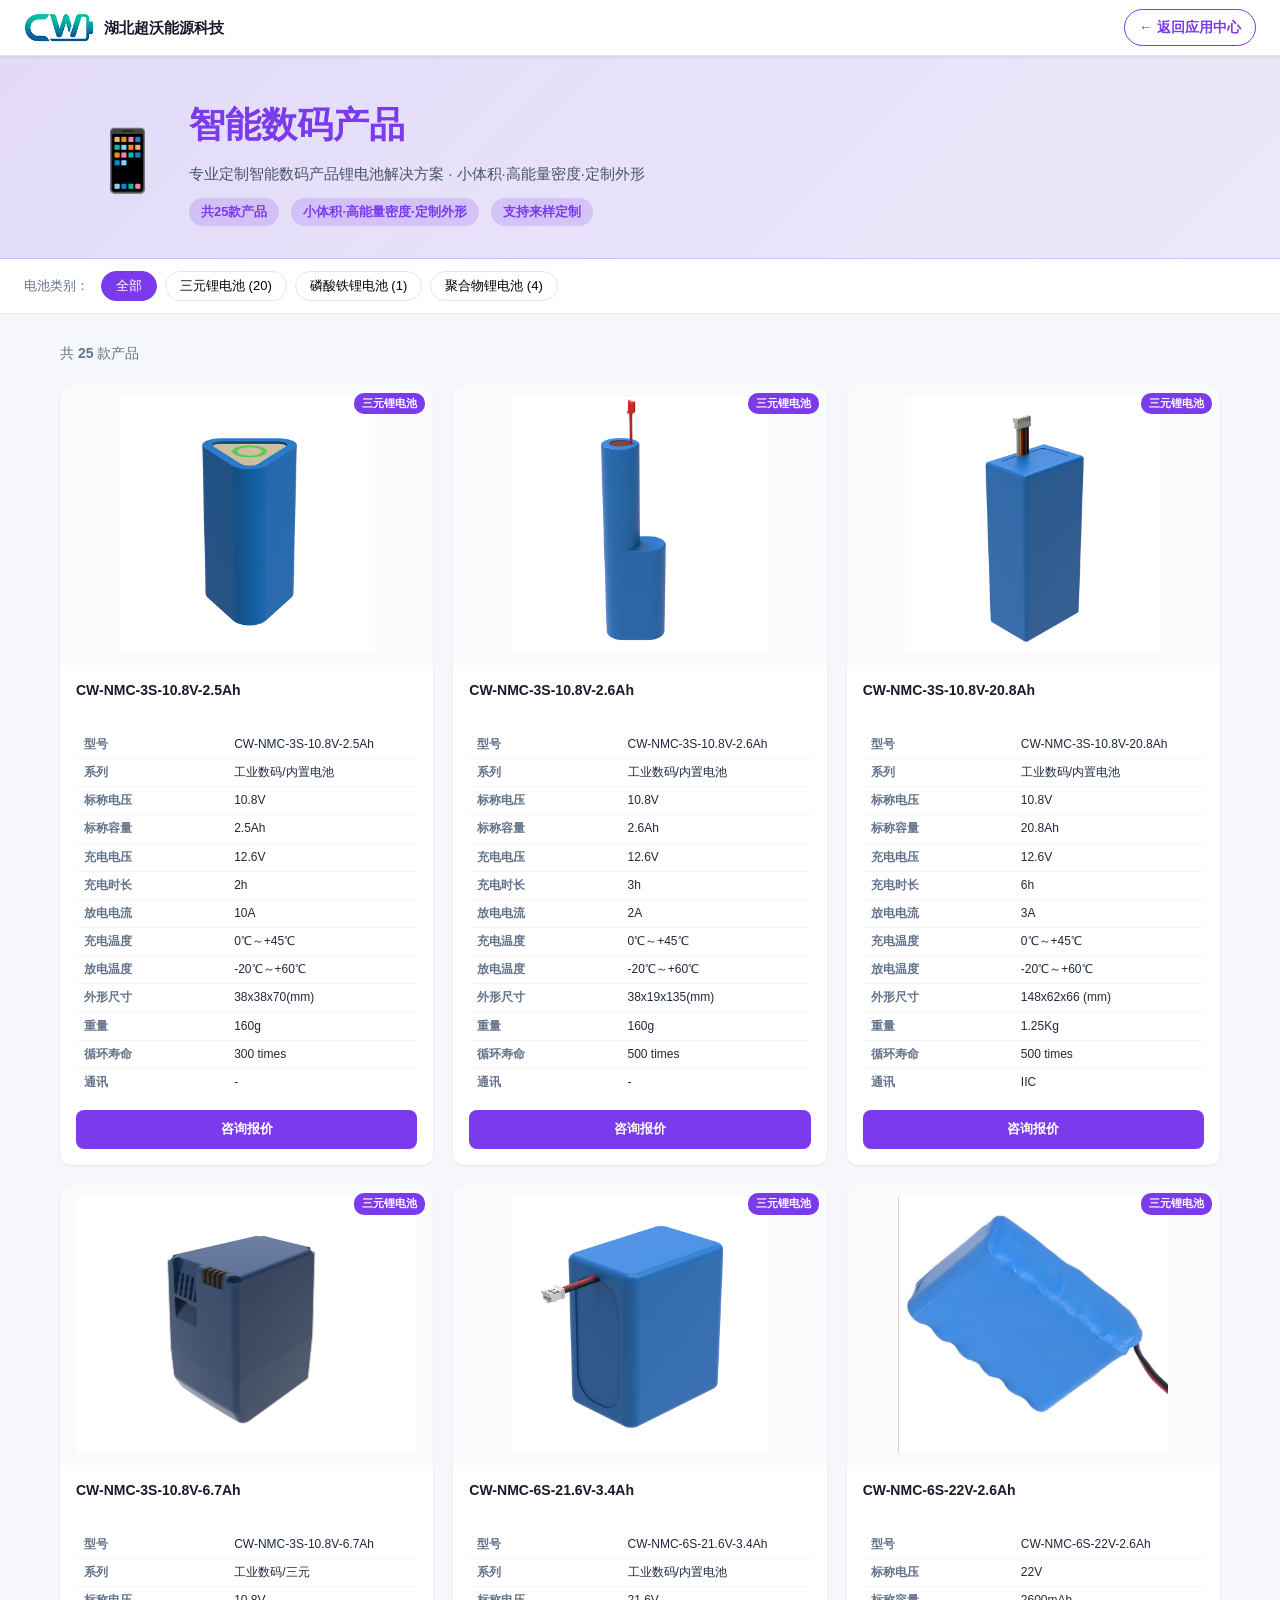
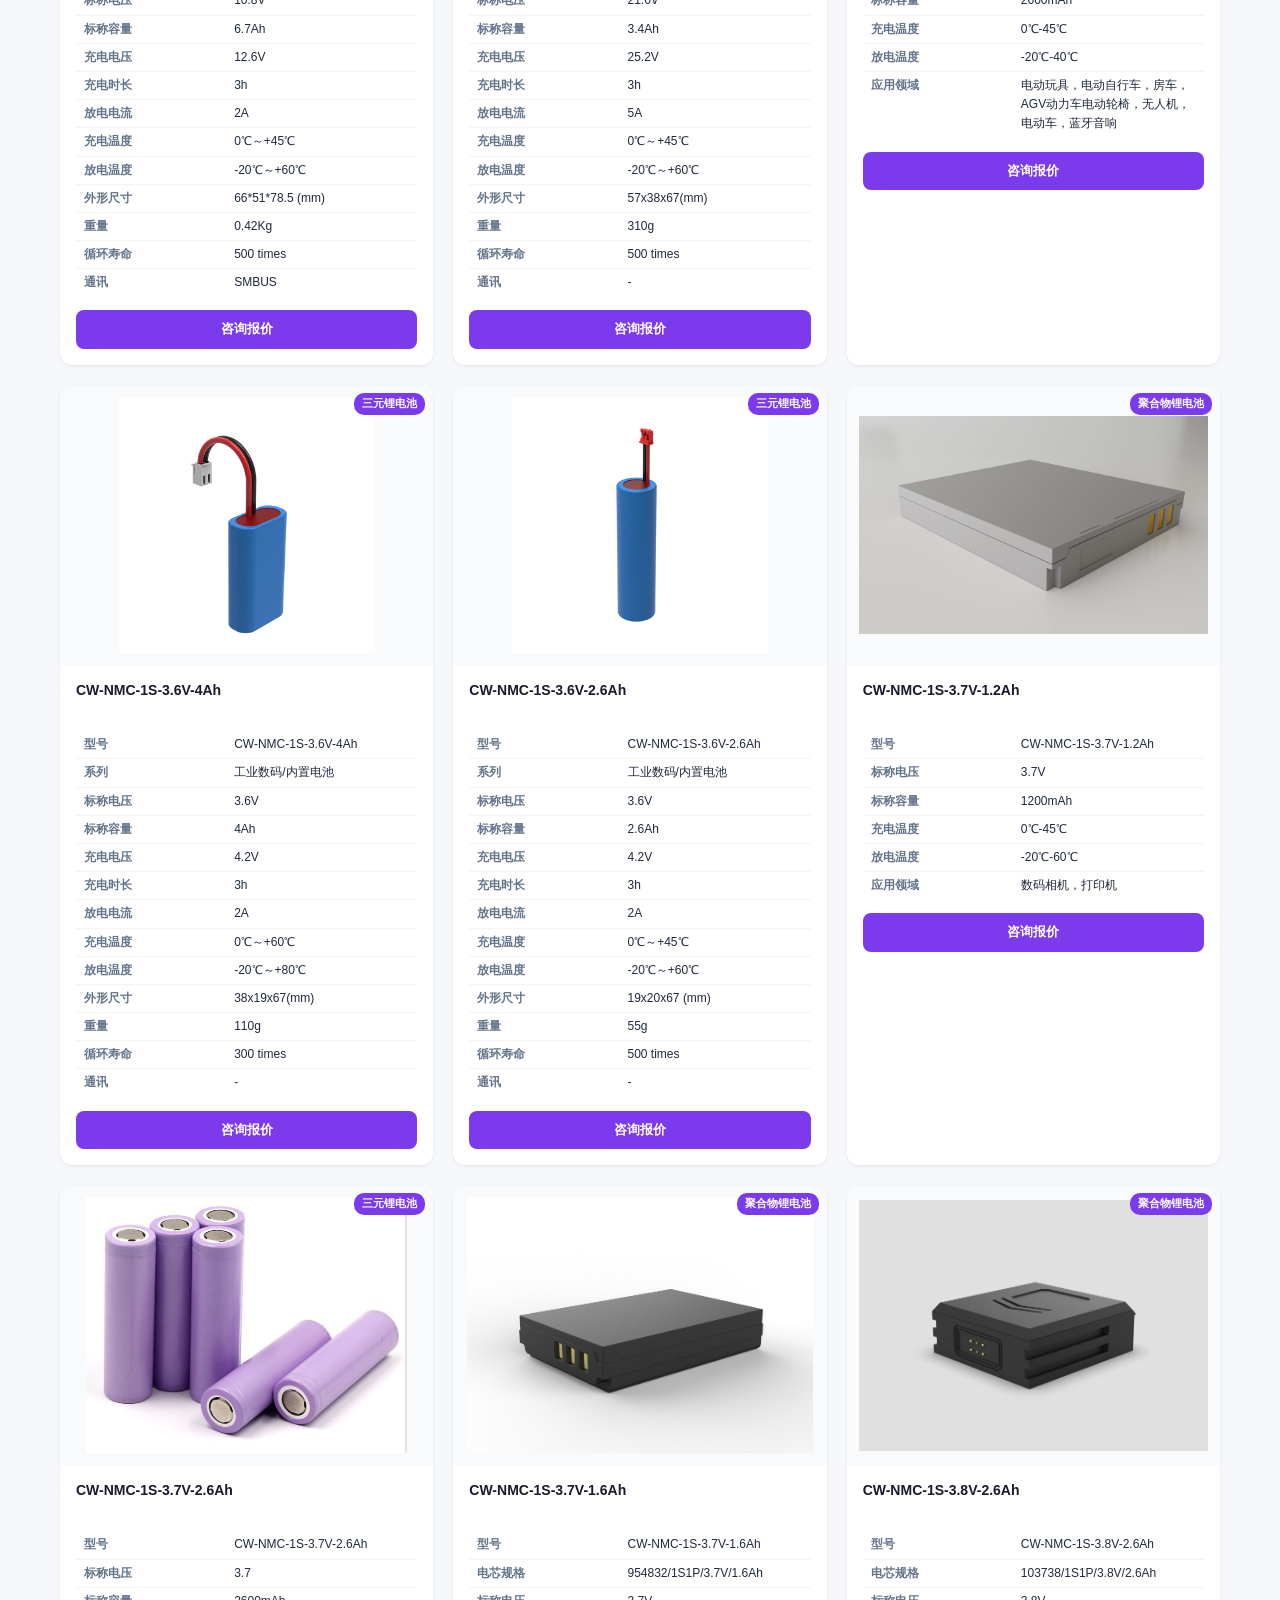
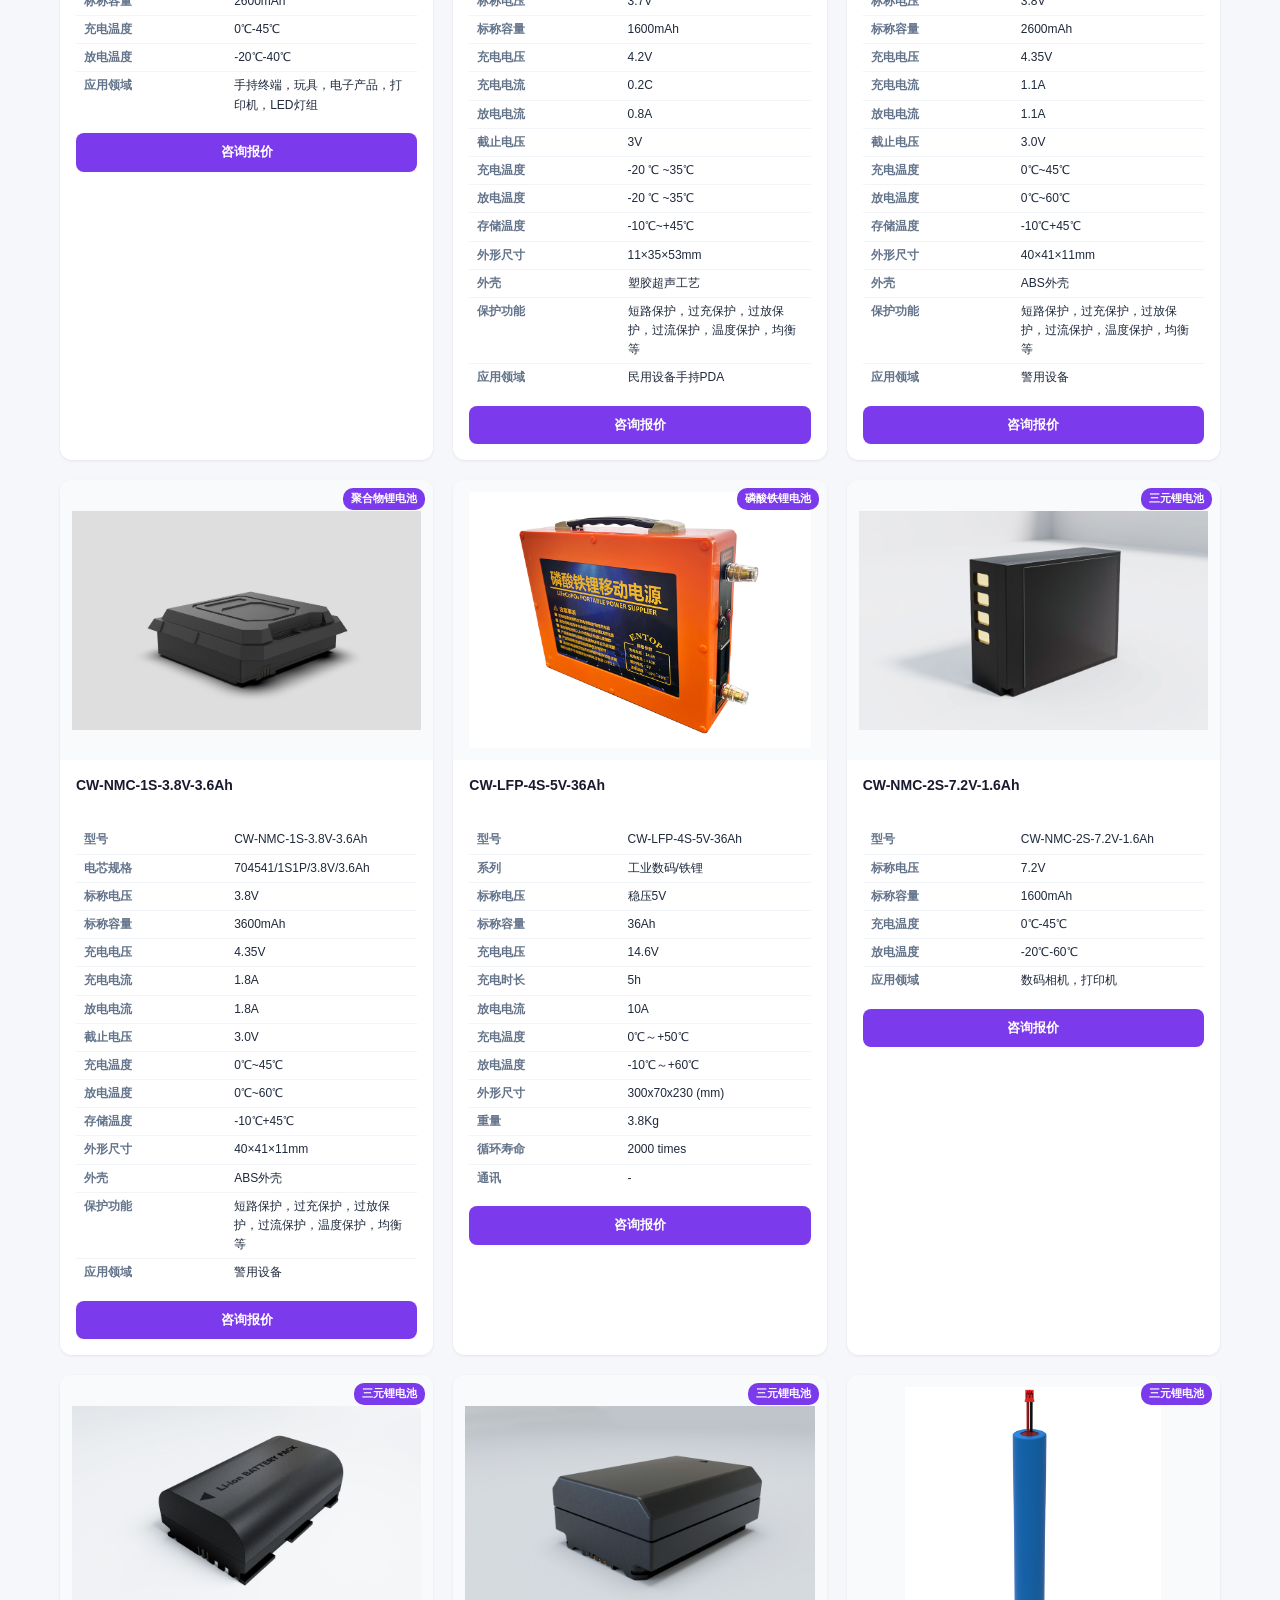
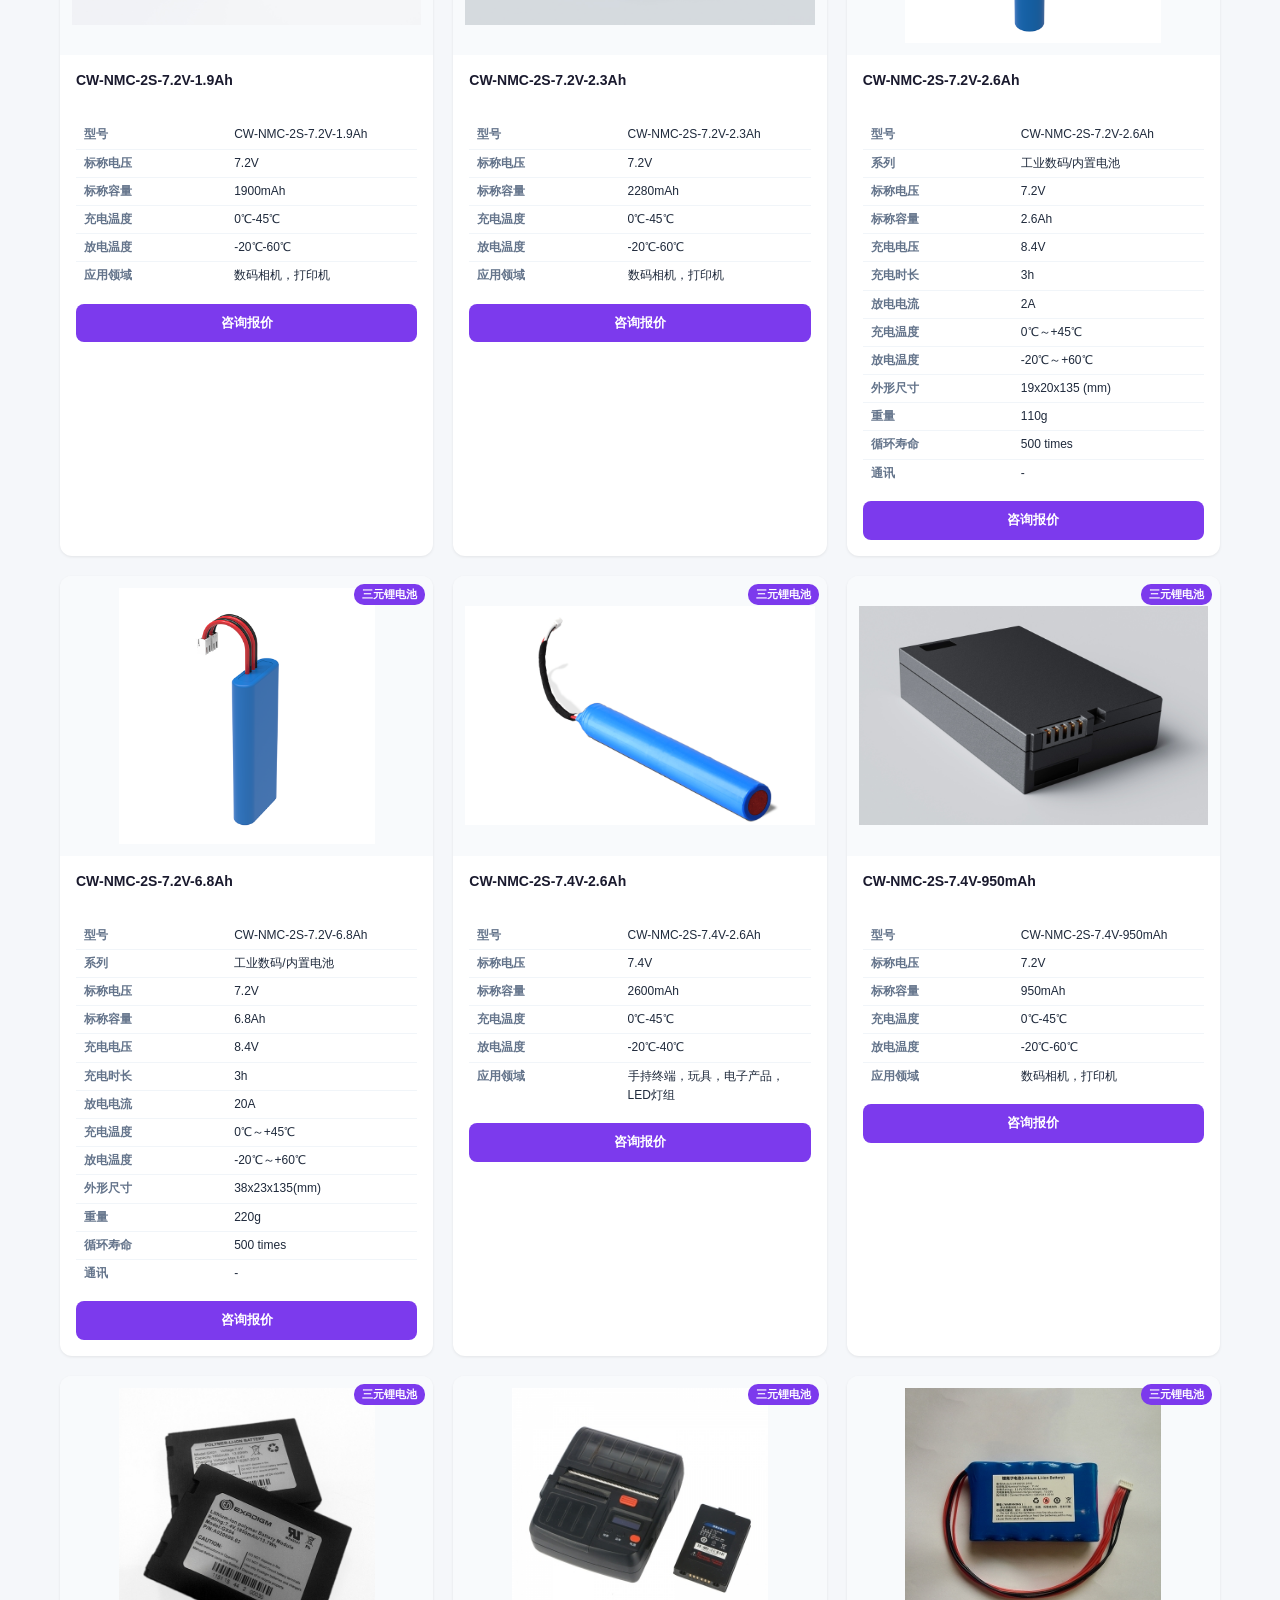
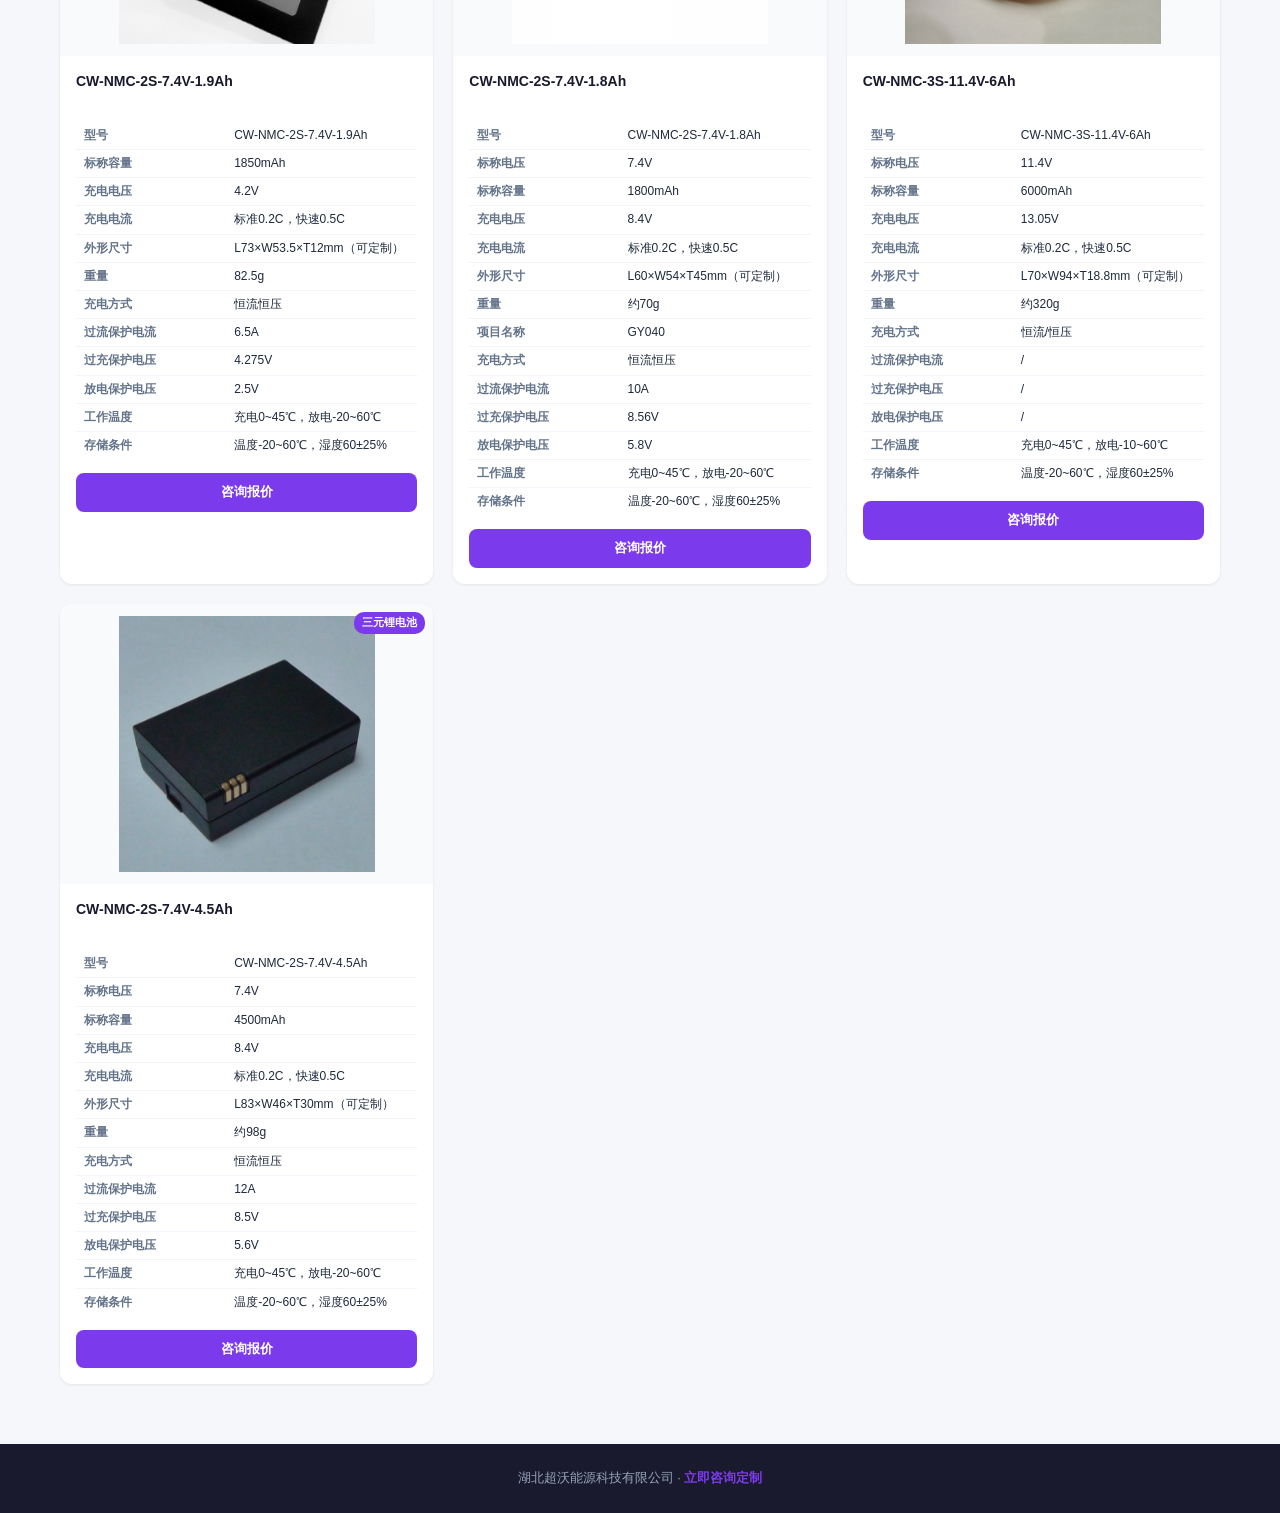
<file: battery-apps/digital.html>
<!DOCTYPE html>
<html lang="zh-CN">
<head>
<meta charset="UTF-8">
<meta name="viewport" content="width=device-width,initial-scale=1.0">
<title>📱 智能数码产品 | 湖北超沃能源科技</title>
<meta name="description" content="超沃能源智能数码产品锂电池定制方案：小体积·高能量密度·定制外形。共25款产品，支持来样开发。">
<link rel="icon" href="../img/CWNY.png">
<style>
:root{--c:#7c3aed;--c08:rgba(124,58,237,0.08);--c10:rgba(124,58,237,0.10);--c15:rgba(124,58,237,0.15);--c18:rgba(124,58,237,0.18);--c20:rgba(124,58,237,0.20);}
*,*::before,*::after{box-sizing:border-box;margin:0;padding:0}
body{font-family:-apple-system,BlinkMacSystemFont,'Segoe UI','PingFang SC','Hiragino Sans GB',sans-serif;background:#f5f7fa;color:#1a1a2e;line-height:1.6}
a{color:inherit;text-decoration:none}
img{max-width:100%;display:block}
.topbar{background:#fff;border-bottom:1px solid #e2e8f0;padding:0 24px;height:56px;display:flex;align-items:center;justify-content:space-between;position:sticky;top:0;z-index:100;box-shadow:0 1px 3px rgba(0,0,0,.08)}
.topbar-brand{display:flex;align-items:center;gap:10px;font-weight:700;font-size:15px;color:#1a1a2e}
.topbar-brand img{height:32px;width:auto}
.topbar-back{display:flex;align-items:center;gap:6px;font-size:14px;font-weight:600;padding:6px 14px;border:1.5px solid var(--c);border-radius:20px;transition:all .2s;color:var(--c)}
.topbar-back:hover{background:var(--c);color:#fff}
.hero{background:linear-gradient(135deg,var(--c15) 0%,var(--c08) 100%);border-bottom:1px solid var(--c20);padding:40px 24px 32px}
.hero-inner{max-width:1100px;margin:0 auto;display:flex;align-items:center;gap:24px}
.hero-icon{font-size:60px;line-height:1;flex-shrink:0}
.hero-text h1{font-size:clamp(22px,4vw,36px);font-weight:800;color:var(--c);margin-bottom:8px}
.hero-text p{font-size:15px;color:#475569;max-width:500px}
.hero-meta{display:flex;gap:12px;margin-top:12px;flex-wrap:wrap}
.hero-tag{background:var(--c18);color:var(--c);padding:4px 12px;border-radius:20px;font-size:13px;font-weight:600}
.filter-bar{background:#fff;border-bottom:1px solid #e2e8f0;padding:12px 24px;display:flex;gap:8px;flex-wrap:wrap;align-items:center;position:sticky;top:56px;z-index:90}
.filter-label{font-size:13px;color:#64748b;margin-right:4px}
.filter-btn{padding:5px 14px;border-radius:20px;border:1.5px solid #e2e8f0;background:#fff;font-size:13px;cursor:pointer;transition:all .15s;white-space:nowrap}
.filter-btn.active,.filter-btn:hover{border-color:var(--c);background:var(--c);color:#fff}
.main{max-width:1200px;margin:0 auto;padding:28px 20px 60px}
.grid-info{display:flex;justify-content:space-between;align-items:center;margin-bottom:20px;flex-wrap:wrap;gap:8px}
.grid-count{font-size:14px;color:#64748b}
.product-grid{display:grid;grid-template-columns:repeat(auto-fill,minmax(300px,1fr));gap:20px}
.product-card{background:#fff;border-radius:12px;overflow:hidden;box-shadow:0 1px 3px rgba(0,0,0,.08);transition:all .2s;display:flex;flex-direction:column}
.product-card:hover{box-shadow:0 6px 20px rgba(0,0,0,.12);transform:translateY(-2px)}
.product-card.hidden{display:none}
.card-img{position:relative;background:#f8fafc;aspect-ratio:4/3;overflow:hidden;display:flex;align-items:center;justify-content:center}
.card-img img{width:100%;height:100%;object-fit:contain;padding:12px;transition:transform .3s}
.product-card:hover .card-img img{transform:scale(1.05)}
.img-fallback{width:100%;height:100%;display:flex;align-items:center;justify-content:center;background:linear-gradient(135deg,var(--c10),var(--c20))}
.img-fallback span{font-size:40px;font-weight:800;color:var(--c);opacity:.4}
.cat-badge{position:absolute;top:8px;right:8px;background:var(--c);color:#fff;font-size:11px;padding:2px 8px;border-radius:10px;font-weight:600}
.card-body{padding:16px;display:flex;flex-direction:column;flex:1}
.card-title{font-size:14px;font-weight:700;color:#1a1a2e;margin-bottom:12px;line-height:1.4;min-height:38px}
.spec-table{width:100%;border-collapse:collapse;font-size:12px;flex:1}
.spec-table th,.spec-table td{padding:4px 8px;border-bottom:1px solid #f1f5f9;text-align:left;vertical-align:top}
.spec-table th{width:44%;color:#64748b;font-weight:600;white-space:nowrap}
.spec-table td{color:#1e293b;font-weight:500}
.spec-table tr:last-child th,.spec-table tr:last-child td{border-bottom:none}
.no-spec{font-size:12px;color:#94a3b8;padding:8px 0;line-height:1.5;flex:1}
.btn-inquire{display:block;margin-top:14px;text-align:center;padding:9px;background:var(--c);color:#fff;border-radius:8px;font-size:13px;font-weight:700;transition:opacity .15s}
.btn-inquire:hover{opacity:.85}
.empty-state{grid-column:1/-1;text-align:center;padding:60px 20px;color:#94a3b8}
.empty-state span{font-size:48px;display:block;margin-bottom:12px}
.footer{background:#1a1a2e;color:#94a3b8;text-align:center;padding:24px;font-size:13px}
.footer a{color:var(--c);font-weight:600}
@media(max-width:640px){
  .hero-inner{flex-direction:column;text-align:center}
  .hero-meta{justify-content:center}
  .product-grid{grid-template-columns:1fr}
  .filter-bar{top:56px;padding:10px 16px}
}

</style>
</head>
<body>
<nav class="topbar">
  <a href="../index.html" class="topbar-brand">
    <img src="../img/CWNY.png" alt="超沃能源">
    <span>湖北超沃能源科技</span>
  </a>
  <a href="../index.html#applications" class="topbar-back">← 返回应用中心</a>
</nav>
<div class="hero">
  <div class="hero-inner">
    <div class="hero-icon">📱</div>
    <div class="hero-text">
      <h1>智能数码产品</h1>
      <p>专业定制智能数码产品锂电池解决方案 · 小体积·高能量密度·定制外形</p>
      <div class="hero-meta">
        <span class="hero-tag">共25款产品</span>
        <span class="hero-tag">小体积·高能量密度·定制外形</span>
        <span class="hero-tag">支持来样定制</span>
      </div>
    </div>
  </div>
</div>
<div class="filter-bar">
  <span class="filter-label">电池类别：</span>
  <button class="filter-btn active" data-cat="all">全部</button><button class="filter-btn" data-cat="三元锂电池">三元锂电池&nbsp;(20)</button><button class="filter-btn" data-cat="磷酸铁锂电池">磷酸铁锂电池&nbsp;(1)</button><button class="filter-btn" data-cat="聚合物锂电池">聚合物锂电池&nbsp;(4)</button>
</div>
<main class="main">
  <div class="grid-info">
    <span class="grid-count">共 <strong id="visible-count">25</strong> 款产品</span>
  </div>
  <div class="product-grid" id="product-grid">
    <div class="product-card" data-category="三元锂电池"><div class="card-img"><img src="../电池产品图片及规格书/10.8V数码电池 SSBC-INR03-2D5AP.png" alt="CW-NMC-3S-10.8V-2.5Ah" loading="lazy" onerror="this.style.display='none';this.nextElementSibling.style.display='flex'"><div class="img-fallback" style="display:none"><span>三元</span></div><span class="cat-badge">三元锂电池</span></div><div class="card-body"><h3 class="card-title">CW-NMC-3S-10.8V-2.5Ah</h3><div class="card-params"><table class="spec-table"><tr><th>型号</th><td>CW-NMC-3S-10.8V-2.5Ah</td></tr><tr><th>系列</th><td>工业数码/内置电池</td></tr><tr><th>标称电压</th><td>10.8V</td></tr><tr><th>标称容量</th><td>2.5Ah</td></tr><tr><th>充电电压</th><td>12.6V</td></tr><tr><th>充电时长</th><td>2h</td></tr><tr><th>放电电流</th><td>10A</td></tr><tr><th>充电温度</th><td>0℃～+45℃</td></tr><tr><th>放电温度</th><td>-20℃～+60℃</td></tr><tr><th>外形尺寸</th><td>38x38x70(mm)</td></tr><tr><th>重量</th><td>160g</td></tr><tr><th>循环寿命</th><td>300 times</td></tr><tr><th>通讯</th><td>-</td></tr></table></div><a href="../index.html#contact" class="btn-inquire">咨询报价</a></div></div>
<div class="product-card" data-category="三元锂电池"><div class="card-img"><img src="../电池产品图片及规格书/10.8V数码电池 SSBC-INR03-2D6A.png" alt="CW-NMC-3S-10.8V-2.6Ah" loading="lazy" onerror="this.style.display='none';this.nextElementSibling.style.display='flex'"><div class="img-fallback" style="display:none"><span>三元</span></div><span class="cat-badge">三元锂电池</span></div><div class="card-body"><h3 class="card-title">CW-NMC-3S-10.8V-2.6Ah</h3><div class="card-params"><table class="spec-table"><tr><th>型号</th><td>CW-NMC-3S-10.8V-2.6Ah</td></tr><tr><th>系列</th><td>工业数码/内置电池</td></tr><tr><th>标称电压</th><td>10.8V</td></tr><tr><th>标称容量</th><td>2.6Ah</td></tr><tr><th>充电电压</th><td>12.6V</td></tr><tr><th>充电时长</th><td>3h</td></tr><tr><th>放电电流</th><td>2A</td></tr><tr><th>充电温度</th><td>0℃～+45℃</td></tr><tr><th>放电温度</th><td>-20℃～+60℃</td></tr><tr><th>外形尺寸</th><td>38x19x135(mm)</td></tr><tr><th>重量</th><td>160g</td></tr><tr><th>循环寿命</th><td>500 times</td></tr><tr><th>通讯</th><td>-</td></tr></table></div><a href="../index.html#contact" class="btn-inquire">咨询报价</a></div></div>
<div class="product-card" data-category="三元锂电池"><div class="card-img"><img src="../电池产品图片及规格书/10.8V数码电池 SSBC-INR03i-20D8A.png" alt="CW-NMC-3S-10.8V-20.8Ah" loading="lazy" onerror="this.style.display='none';this.nextElementSibling.style.display='flex'"><div class="img-fallback" style="display:none"><span>三元</span></div><span class="cat-badge">三元锂电池</span></div><div class="card-body"><h3 class="card-title">CW-NMC-3S-10.8V-20.8Ah</h3><div class="card-params"><table class="spec-table"><tr><th>型号</th><td>CW-NMC-3S-10.8V-20.8Ah</td></tr><tr><th>系列</th><td>工业数码/内置电池</td></tr><tr><th>标称电压</th><td>10.8V</td></tr><tr><th>标称容量</th><td>20.8Ah</td></tr><tr><th>充电电压</th><td>12.6V</td></tr><tr><th>充电时长</th><td>6h</td></tr><tr><th>放电电流</th><td>3A</td></tr><tr><th>充电温度</th><td>0℃～+45℃</td></tr><tr><th>放电温度</th><td>-20℃～+60℃</td></tr><tr><th>外形尺寸</th><td>148x62x66 (mm)</td></tr><tr><th>重量</th><td>1.25Kg</td></tr><tr><th>循环寿命</th><td>500 times</td></tr><tr><th>通讯</th><td>IIC</td></tr></table></div><a href="../index.html#contact" class="btn-inquire">咨询报价</a></div></div>
<div class="product-card" data-category="三元锂电池"><div class="card-img"><img src="../电池产品图片及规格书/10.8V数码电池 SSBC-INR03i-6D7A.png" alt="CW-NMC-3S-10.8V-6.7Ah" loading="lazy" onerror="this.style.display='none';this.nextElementSibling.style.display='flex'"><div class="img-fallback" style="display:none"><span>三元</span></div><span class="cat-badge">三元锂电池</span></div><div class="card-body"><h3 class="card-title">CW-NMC-3S-10.8V-6.7Ah</h3><div class="card-params"><table class="spec-table"><tr><th>型号</th><td>CW-NMC-3S-10.8V-6.7Ah</td></tr><tr><th>系列</th><td>工业数码/三元</td></tr><tr><th>标称电压</th><td>10.8V</td></tr><tr><th>标称容量</th><td>6.7Ah</td></tr><tr><th>充电电压</th><td>12.6V</td></tr><tr><th>充电时长</th><td>3h</td></tr><tr><th>放电电流</th><td>2A</td></tr><tr><th>充电温度</th><td>0℃～+45℃</td></tr><tr><th>放电温度</th><td>-20℃～+60℃</td></tr><tr><th>外形尺寸</th><td>66*51*78.5 (mm)</td></tr><tr><th>重量</th><td>0.42Kg</td></tr><tr><th>循环寿命</th><td>500 times</td></tr><tr><th>通讯</th><td>SMBUS</td></tr></table></div><a href="../index.html#contact" class="btn-inquire">咨询报价</a></div></div>
<div class="product-card" data-category="三元锂电池"><div class="card-img"><img src="../电池产品图片及规格书/21.6V数码电池 SSBC-INR06-3D4A.png" alt="CW-NMC-6S-21.6V-3.4Ah" loading="lazy" onerror="this.style.display='none';this.nextElementSibling.style.display='flex'"><div class="img-fallback" style="display:none"><span>三元</span></div><span class="cat-badge">三元锂电池</span></div><div class="card-body"><h3 class="card-title">CW-NMC-6S-21.6V-3.4Ah</h3><div class="card-params"><table class="spec-table"><tr><th>型号</th><td>CW-NMC-6S-21.6V-3.4Ah</td></tr><tr><th>系列</th><td>工业数码/内置电池</td></tr><tr><th>标称电压</th><td>21.6V</td></tr><tr><th>标称容量</th><td>3.4Ah</td></tr><tr><th>充电电压</th><td>25.2V</td></tr><tr><th>充电时长</th><td>3h</td></tr><tr><th>放电电流</th><td>5A</td></tr><tr><th>充电温度</th><td>0℃～+45℃</td></tr><tr><th>放电温度</th><td>-20℃～+60℃</td></tr><tr><th>外形尺寸</th><td>57x38x67(mm)</td></tr><tr><th>重量</th><td>310g</td></tr><tr><th>循环寿命</th><td>500 times</td></tr><tr><th>通讯</th><td>-</td></tr></table></div><a href="../index.html#contact" class="btn-inquire">咨询报价</a></div></div>
<div class="product-card" data-category="三元锂电池"><div class="card-img"><img src="../电池产品图片及规格书/22V 2600mAh 18650-6S1P.jpg" alt="CW-NMC-6S-22V-2.6Ah" loading="lazy" onerror="this.style.display='none';this.nextElementSibling.style.display='flex'"><div class="img-fallback" style="display:none"><span>三元</span></div><span class="cat-badge">三元锂电池</span></div><div class="card-body"><h3 class="card-title">CW-NMC-6S-22V-2.6Ah</h3><div class="card-params"><table class="spec-table"><tr><th>型号</th><td>CW-NMC-6S-22V-2.6Ah</td></tr><tr><th>标称电压</th><td>22V</td></tr><tr><th>标称容量</th><td>2600mAh</td></tr><tr><th>充电温度</th><td>0℃-45℃</td></tr><tr><th>放电温度</th><td>-20℃-40℃</td></tr><tr><th>应用领域</th><td>电动玩具，电动自行车，房车，AGV动力车电动轮椅，无人机，电动车，蓝牙音响</td></tr></table></div><a href="../index.html#contact" class="btn-inquire">咨询报价</a></div></div>
<div class="product-card" data-category="三元锂电池"><div class="card-img"><img src="../电池产品图片及规格书/3.6V数码电池 SSBC- INR01-4AW.png" alt="CW-NMC-1S-3.6V-4Ah" loading="lazy" onerror="this.style.display='none';this.nextElementSibling.style.display='flex'"><div class="img-fallback" style="display:none"><span>三元</span></div><span class="cat-badge">三元锂电池</span></div><div class="card-body"><h3 class="card-title">CW-NMC-1S-3.6V-4Ah</h3><div class="card-params"><table class="spec-table"><tr><th>型号</th><td>CW-NMC-1S-3.6V-4Ah</td></tr><tr><th>系列</th><td>工业数码/内置电池</td></tr><tr><th>标称电压</th><td>3.6V</td></tr><tr><th>标称容量</th><td>4Ah</td></tr><tr><th>充电电压</th><td>4.2V</td></tr><tr><th>充电时长</th><td>3h</td></tr><tr><th>放电电流</th><td>2A</td></tr><tr><th>充电温度</th><td>0℃～+60℃</td></tr><tr><th>放电温度</th><td>-20℃～+80℃</td></tr><tr><th>外形尺寸</th><td>38x19x67(mm)</td></tr><tr><th>重量</th><td>110g</td></tr><tr><th>循环寿命</th><td>300 times</td></tr><tr><th>通讯</th><td>-</td></tr></table></div><a href="../index.html#contact" class="btn-inquire">咨询报价</a></div></div>
<div class="product-card" data-category="三元锂电池"><div class="card-img"><img src="../电池产品图片及规格书/3.6V数码电池 SSBC-INR01-2D6A.png" alt="CW-NMC-1S-3.6V-2.6Ah" loading="lazy" onerror="this.style.display='none';this.nextElementSibling.style.display='flex'"><div class="img-fallback" style="display:none"><span>三元</span></div><span class="cat-badge">三元锂电池</span></div><div class="card-body"><h3 class="card-title">CW-NMC-1S-3.6V-2.6Ah</h3><div class="card-params"><table class="spec-table"><tr><th>型号</th><td>CW-NMC-1S-3.6V-2.6Ah</td></tr><tr><th>系列</th><td>工业数码/内置电池</td></tr><tr><th>标称电压</th><td>3.6V</td></tr><tr><th>标称容量</th><td>2.6Ah</td></tr><tr><th>充电电压</th><td>4.2V</td></tr><tr><th>充电时长</th><td>3h</td></tr><tr><th>放电电流</th><td>2A</td></tr><tr><th>充电温度</th><td>0℃～+45℃</td></tr><tr><th>放电温度</th><td>-20℃～+60℃</td></tr><tr><th>外形尺寸</th><td>19x20x67 (mm)</td></tr><tr><th>重量</th><td>55g</td></tr><tr><th>循环寿命</th><td>500 times</td></tr><tr><th>通讯</th><td>-</td></tr></table></div><a href="../index.html#contact" class="btn-inquire">咨询报价</a></div></div>
<div class="product-card" data-category="聚合物锂电池"><div class="card-img"><img src="../电池产品图片及规格书/3.7V 1200mAh 数码相机电池.jpg" alt="CW-NMC-1S-3.7V-1.2Ah" loading="lazy" onerror="this.style.display='none';this.nextElementSibling.style.display='flex'"><div class="img-fallback" style="display:none"><span>聚合</span></div><span class="cat-badge">聚合物锂电池</span></div><div class="card-body"><h3 class="card-title">CW-NMC-1S-3.7V-1.2Ah</h3><div class="card-params"><table class="spec-table"><tr><th>型号</th><td>CW-NMC-1S-3.7V-1.2Ah</td></tr><tr><th>标称电压</th><td>3.7V</td></tr><tr><th>标称容量</th><td>1200mAh</td></tr><tr><th>充电温度</th><td>0℃-45℃</td></tr><tr><th>放电温度</th><td>-20℃-60℃</td></tr><tr><th>应用领域</th><td>数码相机，打印机</td></tr></table></div><a href="../index.html#contact" class="btn-inquire">咨询报价</a></div></div>
<div class="product-card" data-category="三元锂电池"><div class="card-img"><img src="../电池产品图片及规格书/3.7V 2600mAh 18650电芯.jpg" alt="CW-NMC-1S-3.7V-2.6Ah" loading="lazy" onerror="this.style.display='none';this.nextElementSibling.style.display='flex'"><div class="img-fallback" style="display:none"><span>三元</span></div><span class="cat-badge">三元锂电池</span></div><div class="card-body"><h3 class="card-title">CW-NMC-1S-3.7V-2.6Ah</h3><div class="card-params"><table class="spec-table"><tr><th>型号</th><td>CW-NMC-1S-3.7V-2.6Ah</td></tr><tr><th>标称电压</th><td>3.7</td></tr><tr><th>标称容量</th><td>2600mAh</td></tr><tr><th>充电温度</th><td>0℃-45℃</td></tr><tr><th>放电温度</th><td>-20℃-40℃</td></tr><tr><th>应用领域</th><td>手持终端，玩具，电子产品，打印机，LED灯组</td></tr></table></div><a href="../index.html#contact" class="btn-inquire">咨询报价</a></div></div>
<div class="product-card" data-category="聚合物锂电池"><div class="card-img"><img src="../电池产品图片及规格书/3.7V1600mAh手持PDA电池.jpg" alt="CW-NMC-1S-3.7V-1.6Ah" loading="lazy" onerror="this.style.display='none';this.nextElementSibling.style.display='flex'"><div class="img-fallback" style="display:none"><span>聚合</span></div><span class="cat-badge">聚合物锂电池</span></div><div class="card-body"><h3 class="card-title">CW-NMC-1S-3.7V-1.6Ah</h3><div class="card-params"><table class="spec-table"><tr><th>型号</th><td>CW-NMC-1S-3.7V-1.6Ah</td></tr><tr><th>电芯规格</th><td>954832/1S1P/3.7V/1.6Ah</td></tr><tr><th>标称电压</th><td>3.7V</td></tr><tr><th>标称容量</th><td>1600mAh</td></tr><tr><th>充电电压</th><td>4.2V</td></tr><tr><th>充电电流</th><td>0.2C</td></tr><tr><th>放电电流</th><td>0.8A</td></tr><tr><th>截止电压</th><td>3V</td></tr><tr><th>充电温度</th><td>-20 ℃ ~35℃</td></tr><tr><th>放电温度</th><td>-20 ℃ ~35℃</td></tr><tr><th>存储温度</th><td>-10℃~+45℃</td></tr><tr><th>外形尺寸</th><td>11×35×53mm</td></tr><tr><th>外壳</th><td>塑胶超声工艺</td></tr><tr><th>保护功能</th><td>短路保护，过充保护，过放保护，过流保护，温度保护，均衡等</td></tr><tr><th>应用领域</th><td>民用设备手持PDA</td></tr></table></div><a href="../index.html#contact" class="btn-inquire">咨询报价</a></div></div>
<div class="product-card" data-category="聚合物锂电池"><div class="card-img"><img src="../电池产品图片及规格书/3.8V 2600mAh警用设备电池.jpg" alt="CW-NMC-1S-3.8V-2.6Ah" loading="lazy" onerror="this.style.display='none';this.nextElementSibling.style.display='flex'"><div class="img-fallback" style="display:none"><span>聚合</span></div><span class="cat-badge">聚合物锂电池</span></div><div class="card-body"><h3 class="card-title">CW-NMC-1S-3.8V-2.6Ah</h3><div class="card-params"><table class="spec-table"><tr><th>型号</th><td>CW-NMC-1S-3.8V-2.6Ah</td></tr><tr><th>电芯规格</th><td>103738/1S1P/3.8V/2.6Ah</td></tr><tr><th>标称电压</th><td>3.8V</td></tr><tr><th>标称容量</th><td>2600mAh</td></tr><tr><th>充电电压</th><td>4.35V</td></tr><tr><th>充电电流</th><td>1.1A</td></tr><tr><th>放电电流</th><td>1.1A</td></tr><tr><th>截止电压</th><td>3.0V</td></tr><tr><th>充电温度</th><td>0℃~45℃</td></tr><tr><th>放电温度</th><td>0℃~60℃</td></tr><tr><th>存储温度</th><td>-10℃+45℃</td></tr><tr><th>外形尺寸</th><td>40×41×11mm</td></tr><tr><th>外壳</th><td>ABS外壳</td></tr><tr><th>保护功能</th><td>短路保护，过充保护，过放保护，过流保护，温度保护，均衡等</td></tr><tr><th>应用领域</th><td>警用设备</td></tr></table></div><a href="../index.html#contact" class="btn-inquire">咨询报价</a></div></div>
<div class="product-card" data-category="聚合物锂电池"><div class="card-img"><img src="../电池产品图片及规格书/3.8V 3600mAh警用设备-MG电池.jpg" alt="CW-NMC-1S-3.8V-3.6Ah" loading="lazy" onerror="this.style.display='none';this.nextElementSibling.style.display='flex'"><div class="img-fallback" style="display:none"><span>聚合</span></div><span class="cat-badge">聚合物锂电池</span></div><div class="card-body"><h3 class="card-title">CW-NMC-1S-3.8V-3.6Ah</h3><div class="card-params"><table class="spec-table"><tr><th>型号</th><td>CW-NMC-1S-3.8V-3.6Ah</td></tr><tr><th>电芯规格</th><td>704541/1S1P/3.8V/3.6Ah</td></tr><tr><th>标称电压</th><td>3.8V</td></tr><tr><th>标称容量</th><td>3600mAh</td></tr><tr><th>充电电压</th><td>4.35V</td></tr><tr><th>充电电流</th><td>1.8A</td></tr><tr><th>放电电流</th><td>1.8A</td></tr><tr><th>截止电压</th><td>3.0V</td></tr><tr><th>充电温度</th><td>0℃~45℃</td></tr><tr><th>放电温度</th><td>0℃~60℃</td></tr><tr><th>存储温度</th><td>-10℃+45℃</td></tr><tr><th>外形尺寸</th><td>40×41×11mm</td></tr><tr><th>外壳</th><td>ABS外壳</td></tr><tr><th>保护功能</th><td>短路保护，过充保护，过放保护，过流保护，温度保护，均衡等</td></tr><tr><th>应用领域</th><td>警用设备</td></tr></table></div><a href="../index.html#contact" class="btn-inquire">咨询报价</a></div></div>
<div class="product-card" data-category="磷酸铁锂电池"><div class="card-img"><img src="../电池产品图片及规格书/5V数码电池 SSBC-IFR04-36A.jpg" alt="CW-LFP-4S-5V-36Ah" loading="lazy" onerror="this.style.display='none';this.nextElementSibling.style.display='flex'"><div class="img-fallback" style="display:none"><span>磷酸</span></div><span class="cat-badge">磷酸铁锂电池</span></div><div class="card-body"><h3 class="card-title">CW-LFP-4S-5V-36Ah</h3><div class="card-params"><table class="spec-table"><tr><th>型号</th><td>CW-LFP-4S-5V-36Ah</td></tr><tr><th>系列</th><td>工业数码/铁锂</td></tr><tr><th>标称电压</th><td>稳压5V</td></tr><tr><th>标称容量</th><td>36Ah</td></tr><tr><th>充电电压</th><td>14.6V</td></tr><tr><th>充电时长</th><td>5h</td></tr><tr><th>放电电流</th><td>10A</td></tr><tr><th>充电温度</th><td>0℃～+50℃</td></tr><tr><th>放电温度</th><td>-10℃～+60℃</td></tr><tr><th>外形尺寸</th><td>300x70x230 (mm)</td></tr><tr><th>重量</th><td>3.8Kg</td></tr><tr><th>循环寿命</th><td>2000 times</td></tr><tr><th>通讯</th><td>-</td></tr></table></div><a href="../index.html#contact" class="btn-inquire">咨询报价</a></div></div>
<div class="product-card" data-category="三元锂电池"><div class="card-img"><img src="../电池产品图片及规格书/7.2V 1600mAh NP-W126 数码相机电池.jpg" alt="CW-NMC-2S-7.2V-1.6Ah" loading="lazy" onerror="this.style.display='none';this.nextElementSibling.style.display='flex'"><div class="img-fallback" style="display:none"><span>三元</span></div><span class="cat-badge">三元锂电池</span></div><div class="card-body"><h3 class="card-title">CW-NMC-2S-7.2V-1.6Ah</h3><div class="card-params"><table class="spec-table"><tr><th>型号</th><td>CW-NMC-2S-7.2V-1.6Ah</td></tr><tr><th>标称电压</th><td>7.2V</td></tr><tr><th>标称容量</th><td>1600mAh</td></tr><tr><th>充电温度</th><td>0℃-45℃</td></tr><tr><th>放电温度</th><td>-20℃-60℃</td></tr><tr><th>应用领域</th><td>数码相机，打印机</td></tr></table></div><a href="../index.html#contact" class="btn-inquire">咨询报价</a></div></div>
<div class="product-card" data-category="三元锂电池"><div class="card-img"><img src="../电池产品图片及规格书/7.2V 1900mAh LP-E6 数码相机电池.jpg" alt="CW-NMC-2S-7.2V-1.9Ah" loading="lazy" onerror="this.style.display='none';this.nextElementSibling.style.display='flex'"><div class="img-fallback" style="display:none"><span>三元</span></div><span class="cat-badge">三元锂电池</span></div><div class="card-body"><h3 class="card-title">CW-NMC-2S-7.2V-1.9Ah</h3><div class="card-params"><table class="spec-table"><tr><th>型号</th><td>CW-NMC-2S-7.2V-1.9Ah</td></tr><tr><th>标称电压</th><td>7.2V</td></tr><tr><th>标称容量</th><td>1900mAh</td></tr><tr><th>充电温度</th><td>0℃-45℃</td></tr><tr><th>放电温度</th><td>-20℃-60℃</td></tr><tr><th>应用领域</th><td>数码相机，打印机</td></tr></table></div><a href="../index.html#contact" class="btn-inquire">咨询报价</a></div></div>
<div class="product-card" data-category="三元锂电池"><div class="card-img"><img src="../电池产品图片及规格书/7.2V 2280mAh FZ-100数码相机电池.jpg" alt="CW-NMC-2S-7.2V-2.3Ah" loading="lazy" onerror="this.style.display='none';this.nextElementSibling.style.display='flex'"><div class="img-fallback" style="display:none"><span>三元</span></div><span class="cat-badge">三元锂电池</span></div><div class="card-body"><h3 class="card-title">CW-NMC-2S-7.2V-2.3Ah</h3><div class="card-params"><table class="spec-table"><tr><th>型号</th><td>CW-NMC-2S-7.2V-2.3Ah</td></tr><tr><th>标称电压</th><td>7.2V</td></tr><tr><th>标称容量</th><td>2280mAh</td></tr><tr><th>充电温度</th><td>0℃-45℃</td></tr><tr><th>放电温度</th><td>-20℃-60℃</td></tr><tr><th>应用领域</th><td>数码相机，打印机</td></tr></table></div><a href="../index.html#contact" class="btn-inquire">咨询报价</a></div></div>
<div class="product-card" data-category="三元锂电池"><div class="card-img"><img src="../电池产品图片及规格书/7.2V数码电池 SSBC-INR02-2D6AW.png" alt="CW-NMC-2S-7.2V-2.6Ah" loading="lazy" onerror="this.style.display='none';this.nextElementSibling.style.display='flex'"><div class="img-fallback" style="display:none"><span>三元</span></div><span class="cat-badge">三元锂电池</span></div><div class="card-body"><h3 class="card-title">CW-NMC-2S-7.2V-2.6Ah</h3><div class="card-params"><table class="spec-table"><tr><th>型号</th><td>CW-NMC-2S-7.2V-2.6Ah</td></tr><tr><th>系列</th><td>工业数码/内置电池</td></tr><tr><th>标称电压</th><td>7.2V</td></tr><tr><th>标称容量</th><td>2.6Ah</td></tr><tr><th>充电电压</th><td>8.4V</td></tr><tr><th>充电时长</th><td>3h</td></tr><tr><th>放电电流</th><td>2A</td></tr><tr><th>充电温度</th><td>0℃～+45℃</td></tr><tr><th>放电温度</th><td>-20℃～+60℃</td></tr><tr><th>外形尺寸</th><td>19x20x135 (mm)</td></tr><tr><th>重量</th><td>110g</td></tr><tr><th>循环寿命</th><td>500 times</td></tr><tr><th>通讯</th><td>-</td></tr></table></div><a href="../index.html#contact" class="btn-inquire">咨询报价</a></div></div>
<div class="product-card" data-category="三元锂电池"><div class="card-img"><img src="../电池产品图片及规格书/7.2V数码电池 SSBC-INR02-6D8A.png" alt="CW-NMC-2S-7.2V-6.8Ah" loading="lazy" onerror="this.style.display='none';this.nextElementSibling.style.display='flex'"><div class="img-fallback" style="display:none"><span>三元</span></div><span class="cat-badge">三元锂电池</span></div><div class="card-body"><h3 class="card-title">CW-NMC-2S-7.2V-6.8Ah</h3><div class="card-params"><table class="spec-table"><tr><th>型号</th><td>CW-NMC-2S-7.2V-6.8Ah</td></tr><tr><th>系列</th><td>工业数码/内置电池</td></tr><tr><th>标称电压</th><td>7.2V</td></tr><tr><th>标称容量</th><td>6.8Ah</td></tr><tr><th>充电电压</th><td>8.4V</td></tr><tr><th>充电时长</th><td>3h</td></tr><tr><th>放电电流</th><td>20A</td></tr><tr><th>充电温度</th><td>0℃～+45℃</td></tr><tr><th>放电温度</th><td>-20℃～+60℃</td></tr><tr><th>外形尺寸</th><td>38x23x135(mm)</td></tr><tr><th>重量</th><td>220g</td></tr><tr><th>循环寿命</th><td>500 times</td></tr><tr><th>通讯</th><td>-</td></tr></table></div><a href="../index.html#contact" class="btn-inquire">咨询报价</a></div></div>
<div class="product-card" data-category="三元锂电池"><div class="card-img"><img src="../电池产品图片及规格书/7.4V 2600mAh 18650-2S1P 打印机设备锂电池.png" alt="CW-NMC-2S-7.4V-2.6Ah" loading="lazy" onerror="this.style.display='none';this.nextElementSibling.style.display='flex'"><div class="img-fallback" style="display:none"><span>三元</span></div><span class="cat-badge">三元锂电池</span></div><div class="card-body"><h3 class="card-title">CW-NMC-2S-7.4V-2.6Ah</h3><div class="card-params"><table class="spec-table"><tr><th>型号</th><td>CW-NMC-2S-7.4V-2.6Ah</td></tr><tr><th>标称电压</th><td>7.4V</td></tr><tr><th>标称容量</th><td>2600mAh</td></tr><tr><th>充电温度</th><td>0℃-45℃</td></tr><tr><th>放电温度</th><td>-20℃-40℃</td></tr><tr><th>应用领域</th><td>手持终端，玩具，电子产品，LED灯组</td></tr></table></div><a href="../index.html#contact" class="btn-inquire">咨询报价</a></div></div>
<div class="product-card" data-category="三元锂电池"><div class="card-img"><img src="../电池产品图片及规格书/7.4V 950mAh EL14数码相机电池.jpg" alt="CW-NMC-2S-7.4V-950mAh" loading="lazy" onerror="this.style.display='none';this.nextElementSibling.style.display='flex'"><div class="img-fallback" style="display:none"><span>三元</span></div><span class="cat-badge">三元锂电池</span></div><div class="card-body"><h3 class="card-title">CW-NMC-2S-7.4V-950mAh</h3><div class="card-params"><table class="spec-table"><tr><th>型号</th><td>CW-NMC-2S-7.4V-950mAh</td></tr><tr><th>标称电压</th><td>7.2V</td></tr><tr><th>标称容量</th><td>950mAh</td></tr><tr><th>充电温度</th><td>0℃-45℃</td></tr><tr><th>放电温度</th><td>-20℃-60℃</td></tr><tr><th>应用领域</th><td>数码相机，打印机</td></tr></table></div><a href="../index.html#contact" class="btn-inquire">咨询报价</a></div></div>
<div class="product-card" data-category="三元锂电池"><div class="card-img"><img src="../电池产品图片及规格书/POS机锂电池.jpg" alt="CW-NMC-2S-7.4V-1.9Ah" loading="lazy" onerror="this.style.display='none';this.nextElementSibling.style.display='flex'"><div class="img-fallback" style="display:none"><span>三元</span></div><span class="cat-badge">三元锂电池</span></div><div class="card-body"><h3 class="card-title">CW-NMC-2S-7.4V-1.9Ah</h3><div class="card-params"><table class="spec-table"><tr><th>型号</th><td>CW-NMC-2S-7.4V-1.9Ah</td></tr><tr><th>标称容量</th><td>1850mAh</td></tr><tr><th>充电电压</th><td>4.2V</td></tr><tr><th>充电电流</th><td>标准0.2C，快速0.5C</td></tr><tr><th>外形尺寸</th><td>L73×W53.5×T12mm（可定制）</td></tr><tr><th>重量</th><td>82.5g</td></tr><tr><th>充电方式</th><td>恒流恒压</td></tr><tr><th>过流保护电流</th><td>6.5A</td></tr><tr><th>过充保护电压</th><td>4.275V</td></tr><tr><th>放电保护电压</th><td>2.5V</td></tr><tr><th>工作温度</th><td>充电0~45℃，放电-20~60℃</td></tr><tr><th>存储条件</th><td>温度-20~60℃，湿度60±25%</td></tr></table></div><a href="../index.html#contact" class="btn-inquire">咨询报价</a></div></div>
<div class="product-card" data-category="三元锂电池"><div class="card-img"><img src="../电池产品图片及规格书/便携打印机锂电池.jpg" alt="CW-NMC-2S-7.4V-1.8Ah" loading="lazy" onerror="this.style.display='none';this.nextElementSibling.style.display='flex'"><div class="img-fallback" style="display:none"><span>三元</span></div><span class="cat-badge">三元锂电池</span></div><div class="card-body"><h3 class="card-title">CW-NMC-2S-7.4V-1.8Ah</h3><div class="card-params"><table class="spec-table"><tr><th>型号</th><td>CW-NMC-2S-7.4V-1.8Ah</td></tr><tr><th>标称电压</th><td>7.4V</td></tr><tr><th>标称容量</th><td>1800mAh</td></tr><tr><th>充电电压</th><td>8.4V</td></tr><tr><th>充电电流</th><td>标准0.2C，快速0.5C</td></tr><tr><th>外形尺寸</th><td>L60×W54×T45mm（可定制）</td></tr><tr><th>重量</th><td>约70g</td></tr><tr><th>项目名称</th><td>GY040</td></tr><tr><th>充电方式</th><td>恒流恒压</td></tr><tr><th>过流保护电流</th><td>10A</td></tr><tr><th>过充保护电压</th><td>8.56V</td></tr><tr><th>放电保护电压</th><td>5.8V</td></tr><tr><th>工作温度</th><td>充电0~45℃，放电-20~60℃</td></tr><tr><th>存储条件</th><td>温度-20~60℃，湿度60±25%</td></tr></table></div><a href="../index.html#contact" class="btn-inquire">咨询报价</a></div></div>
<div class="product-card" data-category="三元锂电池"><div class="card-img"><img src="../电池产品图片及规格书/智能发卡机电池.jpg" alt="CW-NMC-3S-11.4V-6Ah" loading="lazy" onerror="this.style.display='none';this.nextElementSibling.style.display='flex'"><div class="img-fallback" style="display:none"><span>三元</span></div><span class="cat-badge">三元锂电池</span></div><div class="card-body"><h3 class="card-title">CW-NMC-3S-11.4V-6Ah</h3><div class="card-params"><table class="spec-table"><tr><th>型号</th><td>CW-NMC-3S-11.4V-6Ah</td></tr><tr><th>标称电压</th><td>11.4V</td></tr><tr><th>标称容量</th><td>6000mAh</td></tr><tr><th>充电电压</th><td>13.05V</td></tr><tr><th>充电电流</th><td>标准0.2C，快速0.5C</td></tr><tr><th>外形尺寸</th><td>L70×W94×T18.8mm（可定制）</td></tr><tr><th>重量</th><td>约320g</td></tr><tr><th>充电方式</th><td>恒流/恒压</td></tr><tr><th>过流保护电流</th><td>/</td></tr><tr><th>过充保护电压</th><td>/</td></tr><tr><th>放电保护电压</th><td>/</td></tr><tr><th>工作温度</th><td>充电0~45℃，放电-10~60℃</td></tr><tr><th>存储条件</th><td>温度-20~60℃，湿度60±25%</td></tr></table></div><a href="../index.html#contact" class="btn-inquire">咨询报价</a></div></div>
<div class="product-card" data-category="三元锂电池"><div class="card-img"><img src="../电池产品图片及规格书/智能投影仪锂电池.jpg" alt="CW-NMC-2S-7.4V-4.5Ah" loading="lazy" onerror="this.style.display='none';this.nextElementSibling.style.display='flex'"><div class="img-fallback" style="display:none"><span>三元</span></div><span class="cat-badge">三元锂电池</span></div><div class="card-body"><h3 class="card-title">CW-NMC-2S-7.4V-4.5Ah</h3><div class="card-params"><table class="spec-table"><tr><th>型号</th><td>CW-NMC-2S-7.4V-4.5Ah</td></tr><tr><th>标称电压</th><td>7.4V</td></tr><tr><th>标称容量</th><td>4500mAh</td></tr><tr><th>充电电压</th><td>8.4V</td></tr><tr><th>充电电流</th><td>标准0.2C，快速0.5C</td></tr><tr><th>外形尺寸</th><td>L83×W46×T30mm（可定制）</td></tr><tr><th>重量</th><td>约98g</td></tr><tr><th>充电方式</th><td>恒流恒压</td></tr><tr><th>过流保护电流</th><td>12A</td></tr><tr><th>过充保护电压</th><td>8.5V</td></tr><tr><th>放电保护电压</th><td>5.6V</td></tr><tr><th>工作温度</th><td>充电0~45℃，放电-20~60℃</td></tr><tr><th>存储条件</th><td>温度-20~60℃，湿度60±25%</td></tr></table></div><a href="../index.html#contact" class="btn-inquire">咨询报价</a></div></div>
    <div class="empty-state" id="empty-state" style="display:none">
      <span>🔍</span><p>没有找到该分类的产品</p>
    </div>
  </div>
</main>
<footer class="footer">
  <p>湖北超沃能源科技有限公司 · <a href="../index.html#contact">立即咨询定制</a></p>
</footer>
<script>
(function(){
  const btns=document.querySelectorAll('.filter-btn');
  const cards=document.querySelectorAll('.product-card');
  const countEl=document.getElementById('visible-count');
  const emptyEl=document.getElementById('empty-state');
  btns.forEach(function(btn){
    btn.addEventListener('click',function(){
      btns.forEach(function(b){b.classList.remove('active');});
      btn.classList.add('active');
      const cat=btn.dataset.cat;
      let visible=0;
      cards.forEach(function(card){
        const match=cat==='all'||card.dataset.category===cat;
        card.classList.toggle('hidden',!match);
        if(match)visible++;
      });
      countEl.textContent=visible;
      emptyEl.style.display=visible===0?'block':'none';
    });
  });
})();
</script>
</body>
</html>
</file>
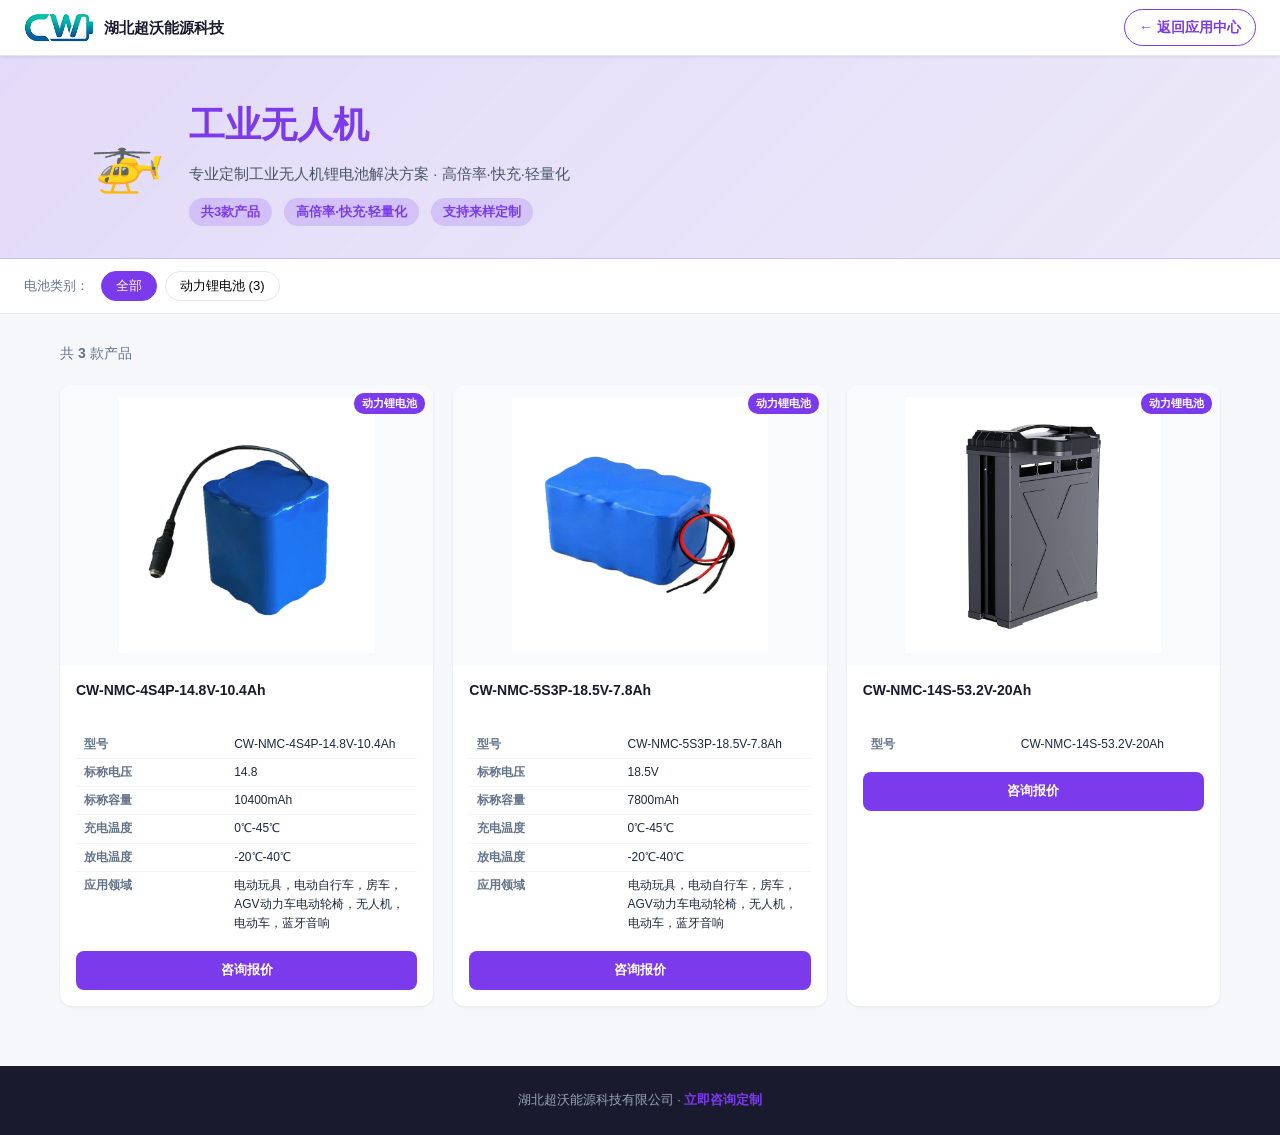
<file: battery-apps/drone.html>
<!DOCTYPE html>
<html lang="zh-CN">
<head>
<meta charset="UTF-8">
<meta name="viewport" content="width=device-width,initial-scale=1.0">
<title>🚁 工业无人机 | 湖北超沃能源科技</title>
<meta name="description" content="超沃能源工业无人机锂电池定制方案：高倍率·快充·轻量化。共3款产品，支持来样开发。">
<link rel="icon" href="../img/CWNY.png">
<style>
:root{--c:#7c3aed;--c08:rgba(124,58,237,0.08);--c10:rgba(124,58,237,0.10);--c15:rgba(124,58,237,0.15);--c18:rgba(124,58,237,0.18);--c20:rgba(124,58,237,0.20);}
*,*::before,*::after{box-sizing:border-box;margin:0;padding:0}
body{font-family:-apple-system,BlinkMacSystemFont,'Segoe UI','PingFang SC','Hiragino Sans GB',sans-serif;background:#f5f7fa;color:#1a1a2e;line-height:1.6}
a{color:inherit;text-decoration:none}
img{max-width:100%;display:block}
.topbar{background:#fff;border-bottom:1px solid #e2e8f0;padding:0 24px;height:56px;display:flex;align-items:center;justify-content:space-between;position:sticky;top:0;z-index:100;box-shadow:0 1px 3px rgba(0,0,0,.08)}
.topbar-brand{display:flex;align-items:center;gap:10px;font-weight:700;font-size:15px;color:#1a1a2e}
.topbar-brand img{height:32px;width:auto}
.topbar-back{display:flex;align-items:center;gap:6px;font-size:14px;font-weight:600;padding:6px 14px;border:1.5px solid var(--c);border-radius:20px;transition:all .2s;color:var(--c)}
.topbar-back:hover{background:var(--c);color:#fff}
.hero{background:linear-gradient(135deg,var(--c15) 0%,var(--c08) 100%);border-bottom:1px solid var(--c20);padding:40px 24px 32px}
.hero-inner{max-width:1100px;margin:0 auto;display:flex;align-items:center;gap:24px}
.hero-icon{font-size:60px;line-height:1;flex-shrink:0}
.hero-text h1{font-size:clamp(22px,4vw,36px);font-weight:800;color:var(--c);margin-bottom:8px}
.hero-text p{font-size:15px;color:#475569;max-width:500px}
.hero-meta{display:flex;gap:12px;margin-top:12px;flex-wrap:wrap}
.hero-tag{background:var(--c18);color:var(--c);padding:4px 12px;border-radius:20px;font-size:13px;font-weight:600}
.filter-bar{background:#fff;border-bottom:1px solid #e2e8f0;padding:12px 24px;display:flex;gap:8px;flex-wrap:wrap;align-items:center;position:sticky;top:56px;z-index:90}
.filter-label{font-size:13px;color:#64748b;margin-right:4px}
.filter-btn{padding:5px 14px;border-radius:20px;border:1.5px solid #e2e8f0;background:#fff;font-size:13px;cursor:pointer;transition:all .15s;white-space:nowrap}
.filter-btn.active,.filter-btn:hover{border-color:var(--c);background:var(--c);color:#fff}
.main{max-width:1200px;margin:0 auto;padding:28px 20px 60px}
.grid-info{display:flex;justify-content:space-between;align-items:center;margin-bottom:20px;flex-wrap:wrap;gap:8px}
.grid-count{font-size:14px;color:#64748b}
.product-grid{display:grid;grid-template-columns:repeat(auto-fill,minmax(300px,1fr));gap:20px}
.product-card{background:#fff;border-radius:12px;overflow:hidden;box-shadow:0 1px 3px rgba(0,0,0,.08);transition:all .2s;display:flex;flex-direction:column}
.product-card:hover{box-shadow:0 6px 20px rgba(0,0,0,.12);transform:translateY(-2px)}
.product-card.hidden{display:none}
.card-img{position:relative;background:#f8fafc;aspect-ratio:4/3;overflow:hidden;display:flex;align-items:center;justify-content:center}
.card-img img{width:100%;height:100%;object-fit:contain;padding:12px;transition:transform .3s}
.product-card:hover .card-img img{transform:scale(1.05)}
.img-fallback{width:100%;height:100%;display:flex;align-items:center;justify-content:center;background:linear-gradient(135deg,var(--c10),var(--c20))}
.img-fallback span{font-size:40px;font-weight:800;color:var(--c);opacity:.4}
.cat-badge{position:absolute;top:8px;right:8px;background:var(--c);color:#fff;font-size:11px;padding:2px 8px;border-radius:10px;font-weight:600}
.card-body{padding:16px;display:flex;flex-direction:column;flex:1}
.card-title{font-size:14px;font-weight:700;color:#1a1a2e;margin-bottom:12px;line-height:1.4;min-height:38px}
.spec-table{width:100%;border-collapse:collapse;font-size:12px;flex:1}
.spec-table th,.spec-table td{padding:4px 8px;border-bottom:1px solid #f1f5f9;text-align:left;vertical-align:top}
.spec-table th{width:44%;color:#64748b;font-weight:600;white-space:nowrap}
.spec-table td{color:#1e293b;font-weight:500}
.spec-table tr:last-child th,.spec-table tr:last-child td{border-bottom:none}
.no-spec{font-size:12px;color:#94a3b8;padding:8px 0;line-height:1.5;flex:1}
.btn-inquire{display:block;margin-top:14px;text-align:center;padding:9px;background:var(--c);color:#fff;border-radius:8px;font-size:13px;font-weight:700;transition:opacity .15s}
.btn-inquire:hover{opacity:.85}
.empty-state{grid-column:1/-1;text-align:center;padding:60px 20px;color:#94a3b8}
.empty-state span{font-size:48px;display:block;margin-bottom:12px}
.footer{background:#1a1a2e;color:#94a3b8;text-align:center;padding:24px;font-size:13px}
.footer a{color:var(--c);font-weight:600}
@media(max-width:640px){
  .hero-inner{flex-direction:column;text-align:center}
  .hero-meta{justify-content:center}
  .product-grid{grid-template-columns:1fr}
  .filter-bar{top:56px;padding:10px 16px}
}

</style>
</head>
<body>
<nav class="topbar">
  <a href="../index.html" class="topbar-brand">
    <img src="../img/CWNY.png" alt="超沃能源">
    <span>湖北超沃能源科技</span>
  </a>
  <a href="../index.html#applications" class="topbar-back">← 返回应用中心</a>
</nav>
<div class="hero">
  <div class="hero-inner">
    <div class="hero-icon">🚁</div>
    <div class="hero-text">
      <h1>工业无人机</h1>
      <p>专业定制工业无人机锂电池解决方案 · 高倍率·快充·轻量化</p>
      <div class="hero-meta">
        <span class="hero-tag">共3款产品</span>
        <span class="hero-tag">高倍率·快充·轻量化</span>
        <span class="hero-tag">支持来样定制</span>
      </div>
    </div>
  </div>
</div>
<div class="filter-bar">
  <span class="filter-label">电池类别：</span>
  <button class="filter-btn active" data-cat="all">全部</button><button class="filter-btn" data-cat="动力锂电池">动力锂电池&nbsp;(3)</button>
</div>
<main class="main">
  <div class="grid-info">
    <span class="grid-count">共 <strong id="visible-count">3</strong> 款产品</span>
  </div>
  <div class="product-grid" id="product-grid">
    <div class="product-card" data-category="动力锂电池"><div class="card-img"><img src="../电池产品图片及规格书/14.8V 10400mAh 18650-4S4P.jpg" alt="CW-NMC-4S4P-14.8V-10.4Ah" loading="lazy" onerror="this.style.display='none';this.nextElementSibling.style.display='flex'"><div class="img-fallback" style="display:none"><span>动力</span></div><span class="cat-badge">动力锂电池</span></div><div class="card-body"><h3 class="card-title">CW-NMC-4S4P-14.8V-10.4Ah</h3><div class="card-params"><table class="spec-table"><tr><th>型号</th><td>CW-NMC-4S4P-14.8V-10.4Ah</td></tr><tr><th>标称电压</th><td>14.8</td></tr><tr><th>标称容量</th><td>10400mAh</td></tr><tr><th>充电温度</th><td>0℃-45℃</td></tr><tr><th>放电温度</th><td>-20℃-40℃</td></tr><tr><th>应用领域</th><td>电动玩具，电动自行车，房车，AGV动力车电动轮椅，无人机，电动车，蓝牙音响</td></tr></table></div><a href="../index.html#contact" class="btn-inquire">咨询报价</a></div></div>
<div class="product-card" data-category="动力锂电池"><div class="card-img"><img src="../电池产品图片及规格书/18.5V 7800mAh 18650-5S3P.jpg" alt="CW-NMC-5S3P-18.5V-7.8Ah" loading="lazy" onerror="this.style.display='none';this.nextElementSibling.style.display='flex'"><div class="img-fallback" style="display:none"><span>动力</span></div><span class="cat-badge">动力锂电池</span></div><div class="card-body"><h3 class="card-title">CW-NMC-5S3P-18.5V-7.8Ah</h3><div class="card-params"><table class="spec-table"><tr><th>型号</th><td>CW-NMC-5S3P-18.5V-7.8Ah</td></tr><tr><th>标称电压</th><td>18.5V</td></tr><tr><th>标称容量</th><td>7800mAh</td></tr><tr><th>充电温度</th><td>0℃-45℃</td></tr><tr><th>放电温度</th><td>-20℃-40℃</td></tr><tr><th>应用领域</th><td>电动玩具，电动自行车，房车，AGV动力车电动轮椅，无人机，电动车，蓝牙音响</td></tr></table></div><a href="../index.html#contact" class="btn-inquire">咨询报价</a></div></div>
<div class="product-card" data-category="动力锂电池"><div class="card-img"><img src="../电池产品图片及规格书/智能无人机电池.jpg" alt="CW-NMC-14S-53.2V-20Ah" loading="lazy" onerror="this.style.display='none';this.nextElementSibling.style.display='flex'"><div class="img-fallback" style="display:none"><span>动力</span></div><span class="cat-badge">动力锂电池</span></div><div class="card-body"><h3 class="card-title">CW-NMC-14S-53.2V-20Ah</h3><div class="card-params"><table class="spec-table"><tr><th>型号</th><td>CW-NMC-14S-53.2V-20Ah</td></tr></table></div><a href="../index.html#contact" class="btn-inquire">咨询报价</a></div></div>
    <div class="empty-state" id="empty-state" style="display:none">
      <span>🔍</span><p>没有找到该分类的产品</p>
    </div>
  </div>
</main>
<footer class="footer">
  <p>湖北超沃能源科技有限公司 · <a href="../index.html#contact">立即咨询定制</a></p>
</footer>
<script>
(function(){
  const btns=document.querySelectorAll('.filter-btn');
  const cards=document.querySelectorAll('.product-card');
  const countEl=document.getElementById('visible-count');
  const emptyEl=document.getElementById('empty-state');
  btns.forEach(function(btn){
    btn.addEventListener('click',function(){
      btns.forEach(function(b){b.classList.remove('active');});
      btn.classList.add('active');
      const cat=btn.dataset.cat;
      let visible=0;
      cards.forEach(function(card){
        const match=cat==='all'||card.dataset.category===cat;
        card.classList.toggle('hidden',!match);
        if(match)visible++;
      });
      countEl.textContent=visible;
      emptyEl.style.display=visible===0?'block':'none';
    });
  });
})();
</script>
</body>
</html>
</file>
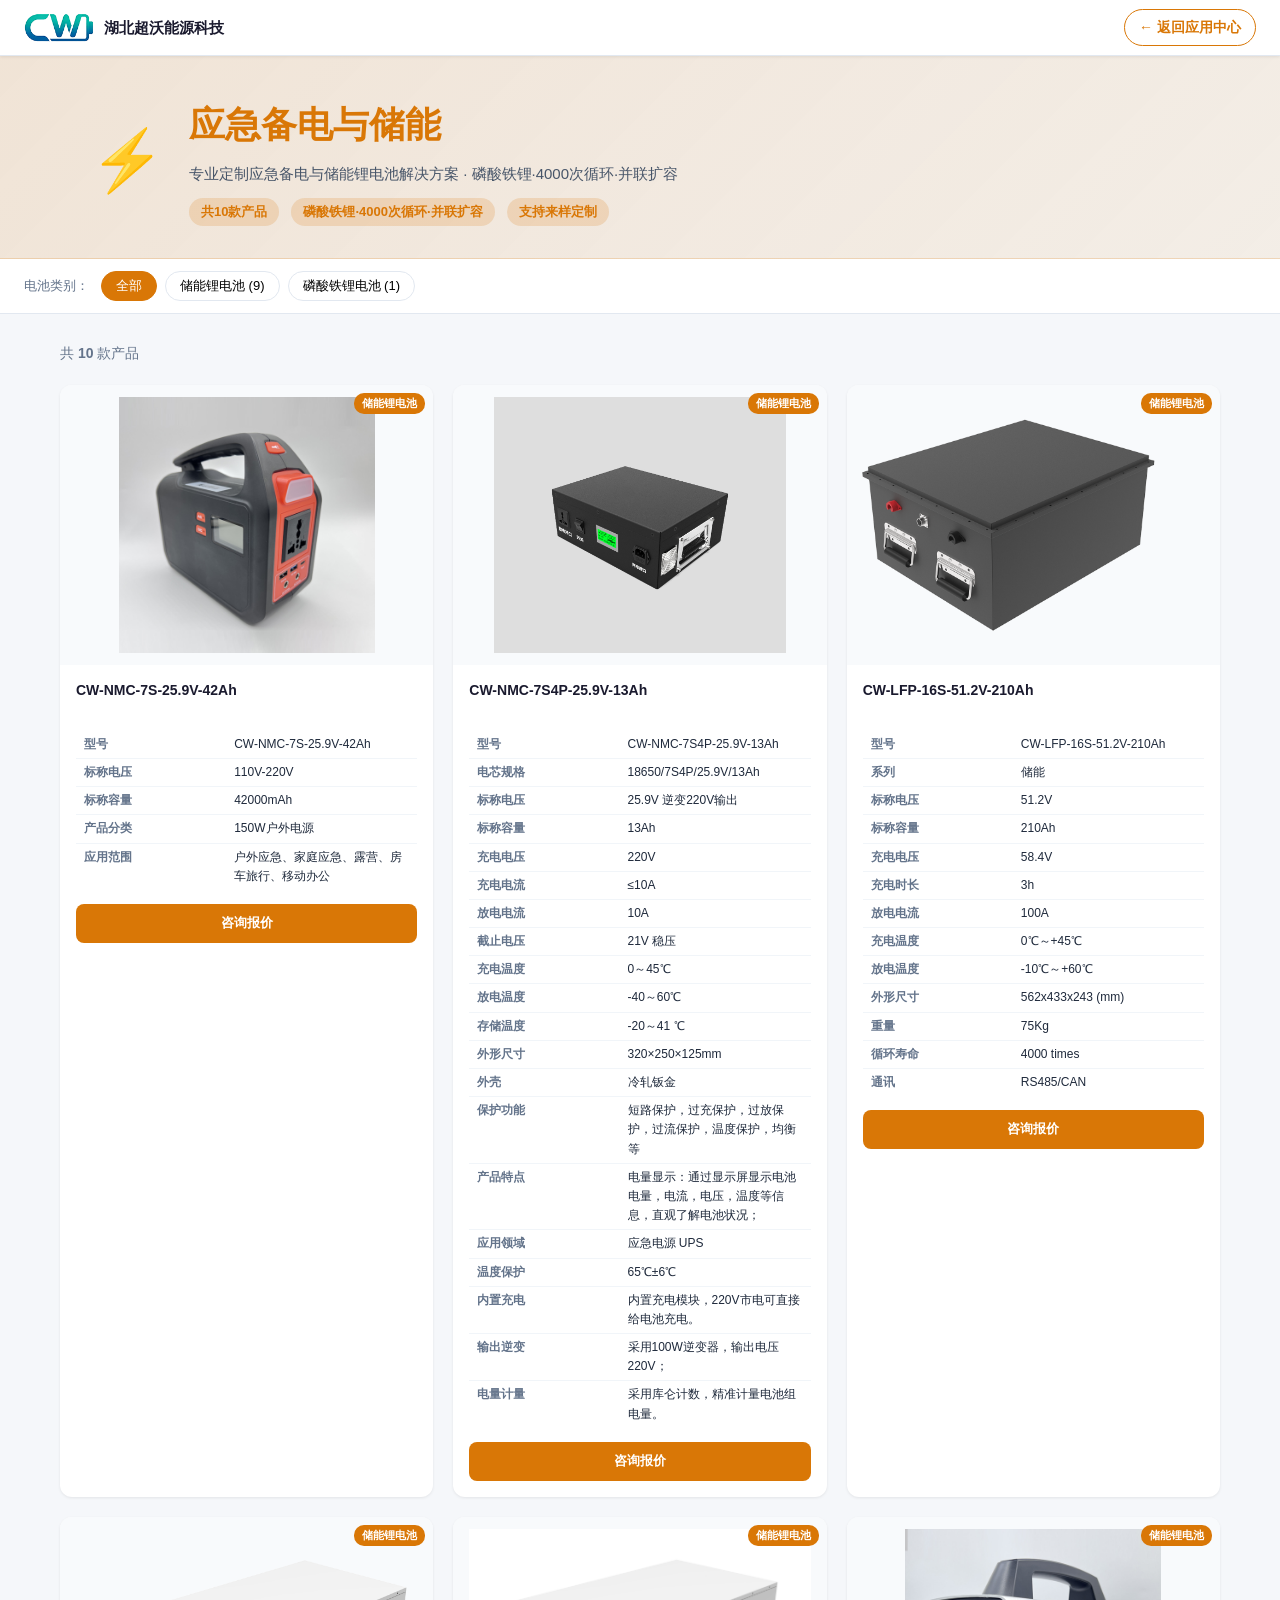
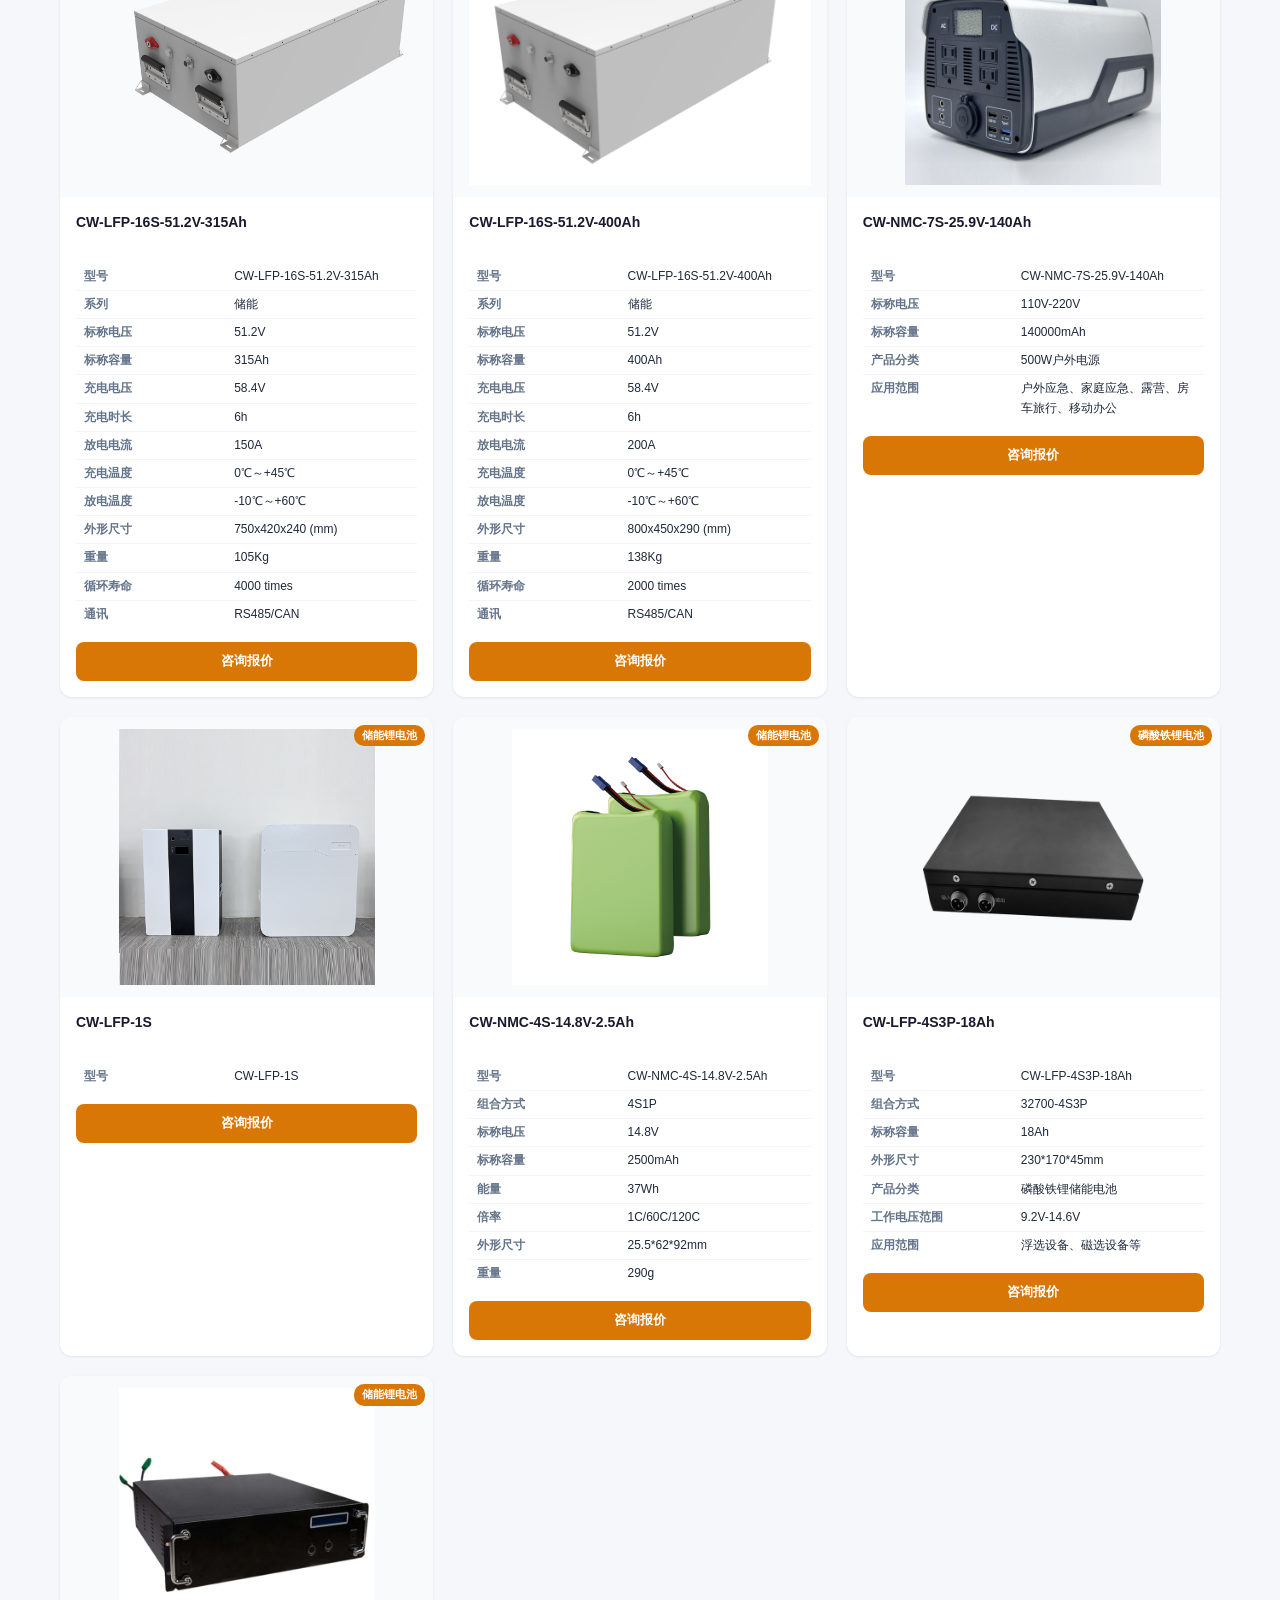
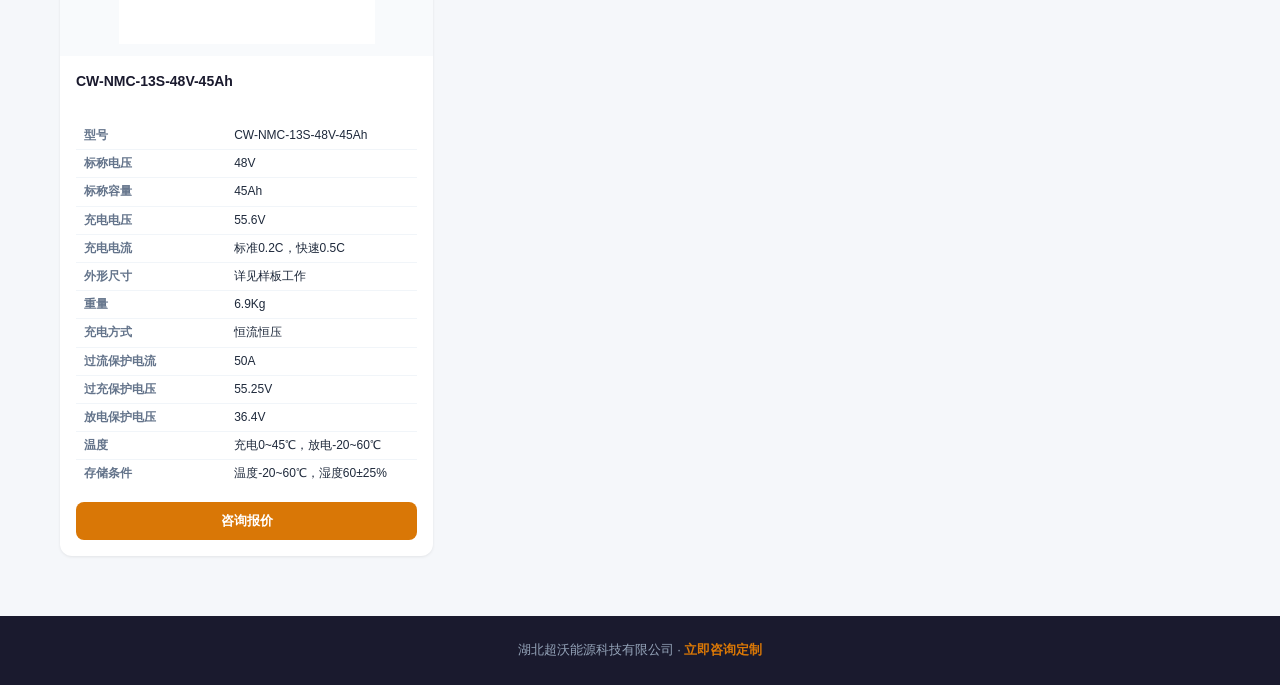
<file: battery-apps/energy.html>
<!DOCTYPE html>
<html lang="zh-CN">
<head>
<meta charset="UTF-8">
<meta name="viewport" content="width=device-width,initial-scale=1.0">
<title>⚡ 应急备电与储能 | 湖北超沃能源科技</title>
<meta name="description" content="超沃能源应急备电与储能锂电池定制方案：磷酸铁锂·4000次循环·并联扩容。共10款产品，支持来样开发。">
<link rel="icon" href="../img/CWNY.png">
<style>
:root{--c:#d97706;--c08:rgba(217,119,6,0.08);--c10:rgba(217,119,6,0.10);--c15:rgba(217,119,6,0.15);--c18:rgba(217,119,6,0.18);--c20:rgba(217,119,6,0.20);}
*,*::before,*::after{box-sizing:border-box;margin:0;padding:0}
body{font-family:-apple-system,BlinkMacSystemFont,'Segoe UI','PingFang SC','Hiragino Sans GB',sans-serif;background:#f5f7fa;color:#1a1a2e;line-height:1.6}
a{color:inherit;text-decoration:none}
img{max-width:100%;display:block}
.topbar{background:#fff;border-bottom:1px solid #e2e8f0;padding:0 24px;height:56px;display:flex;align-items:center;justify-content:space-between;position:sticky;top:0;z-index:100;box-shadow:0 1px 3px rgba(0,0,0,.08)}
.topbar-brand{display:flex;align-items:center;gap:10px;font-weight:700;font-size:15px;color:#1a1a2e}
.topbar-brand img{height:32px;width:auto}
.topbar-back{display:flex;align-items:center;gap:6px;font-size:14px;font-weight:600;padding:6px 14px;border:1.5px solid var(--c);border-radius:20px;transition:all .2s;color:var(--c)}
.topbar-back:hover{background:var(--c);color:#fff}
.hero{background:linear-gradient(135deg,var(--c15) 0%,var(--c08) 100%);border-bottom:1px solid var(--c20);padding:40px 24px 32px}
.hero-inner{max-width:1100px;margin:0 auto;display:flex;align-items:center;gap:24px}
.hero-icon{font-size:60px;line-height:1;flex-shrink:0}
.hero-text h1{font-size:clamp(22px,4vw,36px);font-weight:800;color:var(--c);margin-bottom:8px}
.hero-text p{font-size:15px;color:#475569;max-width:500px}
.hero-meta{display:flex;gap:12px;margin-top:12px;flex-wrap:wrap}
.hero-tag{background:var(--c18);color:var(--c);padding:4px 12px;border-radius:20px;font-size:13px;font-weight:600}
.filter-bar{background:#fff;border-bottom:1px solid #e2e8f0;padding:12px 24px;display:flex;gap:8px;flex-wrap:wrap;align-items:center;position:sticky;top:56px;z-index:90}
.filter-label{font-size:13px;color:#64748b;margin-right:4px}
.filter-btn{padding:5px 14px;border-radius:20px;border:1.5px solid #e2e8f0;background:#fff;font-size:13px;cursor:pointer;transition:all .15s;white-space:nowrap}
.filter-btn.active,.filter-btn:hover{border-color:var(--c);background:var(--c);color:#fff}
.main{max-width:1200px;margin:0 auto;padding:28px 20px 60px}
.grid-info{display:flex;justify-content:space-between;align-items:center;margin-bottom:20px;flex-wrap:wrap;gap:8px}
.grid-count{font-size:14px;color:#64748b}
.product-grid{display:grid;grid-template-columns:repeat(auto-fill,minmax(300px,1fr));gap:20px}
.product-card{background:#fff;border-radius:12px;overflow:hidden;box-shadow:0 1px 3px rgba(0,0,0,.08);transition:all .2s;display:flex;flex-direction:column}
.product-card:hover{box-shadow:0 6px 20px rgba(0,0,0,.12);transform:translateY(-2px)}
.product-card.hidden{display:none}
.card-img{position:relative;background:#f8fafc;aspect-ratio:4/3;overflow:hidden;display:flex;align-items:center;justify-content:center}
.card-img img{width:100%;height:100%;object-fit:contain;padding:12px;transition:transform .3s}
.product-card:hover .card-img img{transform:scale(1.05)}
.img-fallback{width:100%;height:100%;display:flex;align-items:center;justify-content:center;background:linear-gradient(135deg,var(--c10),var(--c20))}
.img-fallback span{font-size:40px;font-weight:800;color:var(--c);opacity:.4}
.cat-badge{position:absolute;top:8px;right:8px;background:var(--c);color:#fff;font-size:11px;padding:2px 8px;border-radius:10px;font-weight:600}
.card-body{padding:16px;display:flex;flex-direction:column;flex:1}
.card-title{font-size:14px;font-weight:700;color:#1a1a2e;margin-bottom:12px;line-height:1.4;min-height:38px}
.spec-table{width:100%;border-collapse:collapse;font-size:12px;flex:1}
.spec-table th,.spec-table td{padding:4px 8px;border-bottom:1px solid #f1f5f9;text-align:left;vertical-align:top}
.spec-table th{width:44%;color:#64748b;font-weight:600;white-space:nowrap}
.spec-table td{color:#1e293b;font-weight:500}
.spec-table tr:last-child th,.spec-table tr:last-child td{border-bottom:none}
.no-spec{font-size:12px;color:#94a3b8;padding:8px 0;line-height:1.5;flex:1}
.btn-inquire{display:block;margin-top:14px;text-align:center;padding:9px;background:var(--c);color:#fff;border-radius:8px;font-size:13px;font-weight:700;transition:opacity .15s}
.btn-inquire:hover{opacity:.85}
.empty-state{grid-column:1/-1;text-align:center;padding:60px 20px;color:#94a3b8}
.empty-state span{font-size:48px;display:block;margin-bottom:12px}
.footer{background:#1a1a2e;color:#94a3b8;text-align:center;padding:24px;font-size:13px}
.footer a{color:var(--c);font-weight:600}
@media(max-width:640px){
  .hero-inner{flex-direction:column;text-align:center}
  .hero-meta{justify-content:center}
  .product-grid{grid-template-columns:1fr}
  .filter-bar{top:56px;padding:10px 16px}
}

</style>
</head>
<body>
<nav class="topbar">
  <a href="../index.html" class="topbar-brand">
    <img src="../img/CWNY.png" alt="超沃能源">
    <span>湖北超沃能源科技</span>
  </a>
  <a href="../index.html#applications" class="topbar-back">← 返回应用中心</a>
</nav>
<div class="hero">
  <div class="hero-inner">
    <div class="hero-icon">⚡</div>
    <div class="hero-text">
      <h1>应急备电与储能</h1>
      <p>专业定制应急备电与储能锂电池解决方案 · 磷酸铁锂·4000次循环·并联扩容</p>
      <div class="hero-meta">
        <span class="hero-tag">共10款产品</span>
        <span class="hero-tag">磷酸铁锂·4000次循环·并联扩容</span>
        <span class="hero-tag">支持来样定制</span>
      </div>
    </div>
  </div>
</div>
<div class="filter-bar">
  <span class="filter-label">电池类别：</span>
  <button class="filter-btn active" data-cat="all">全部</button><button class="filter-btn" data-cat="储能锂电池">储能锂电池&nbsp;(9)</button><button class="filter-btn" data-cat="磷酸铁锂电池">磷酸铁锂电池&nbsp;(1)</button>
</div>
<main class="main">
  <div class="grid-info">
    <span class="grid-count">共 <strong id="visible-count">10</strong> 款产品</span>
  </div>
  <div class="product-grid" id="product-grid">
    <div class="product-card" data-category="储能锂电池"><div class="card-img"><img src="../电池产品图片及规格书/150W户外电源.jpg" alt="CW-NMC-7S-25.9V-42Ah" loading="lazy" onerror="this.style.display='none';this.nextElementSibling.style.display='flex'"><div class="img-fallback" style="display:none"><span>储能</span></div><span class="cat-badge">储能锂电池</span></div><div class="card-body"><h3 class="card-title">CW-NMC-7S-25.9V-42Ah</h3><div class="card-params"><table class="spec-table"><tr><th>型号</th><td>CW-NMC-7S-25.9V-42Ah</td></tr><tr><th>标称电压</th><td>110V-220V</td></tr><tr><th>标称容量</th><td>42000mAh</td></tr><tr><th>产品分类</th><td>150W户外电源</td></tr><tr><th>应用范围</th><td>户外应急、家庭应急、露营、房车旅行、移动办公</td></tr></table></div><a href="../index.html#contact" class="btn-inquire">咨询报价</a></div></div>
<div class="product-card" data-category="储能锂电池"><div class="card-img"><img src="../电池产品图片及规格书/220V336.7Wh特种应急电源.jpg" alt="CW-NMC-7S4P-25.9V-13Ah" loading="lazy" onerror="this.style.display='none';this.nextElementSibling.style.display='flex'"><div class="img-fallback" style="display:none"><span>储能</span></div><span class="cat-badge">储能锂电池</span></div><div class="card-body"><h3 class="card-title">CW-NMC-7S4P-25.9V-13Ah</h3><div class="card-params"><table class="spec-table"><tr><th>型号</th><td>CW-NMC-7S4P-25.9V-13Ah</td></tr><tr><th>电芯规格</th><td>18650/7S4P/25.9V/13Ah</td></tr><tr><th>标称电压</th><td>25.9V 逆变220V输出</td></tr><tr><th>标称容量</th><td>13Ah</td></tr><tr><th>充电电压</th><td>220V</td></tr><tr><th>充电电流</th><td>≤10A</td></tr><tr><th>放电电流</th><td>10A</td></tr><tr><th>截止电压</th><td>21V 稳压</td></tr><tr><th>充电温度</th><td>0～45℃</td></tr><tr><th>放电温度</th><td>-40～60℃</td></tr><tr><th>存储温度</th><td>-20～41 ℃</td></tr><tr><th>外形尺寸</th><td>320×250×125mm</td></tr><tr><th>外壳</th><td>冷轧钣金</td></tr><tr><th>保护功能</th><td>短路保护，过充保护，过放保护，过流保护，温度保护，均衡等</td></tr><tr><th>产品特点</th><td>电量显示：通过显示屏显示电池电量，电流，电压，温度等信息，直观了解电池状况；</td></tr><tr><th>应用领域</th><td>应急电源 UPS</td></tr><tr><th>温度保护</th><td>65℃±6℃</td></tr><tr><th>内置充电</th><td>内置充电模块，220V市电可直接给电池充电。</td></tr><tr><th>输出逆变</th><td>采用100W逆变器，输出电压220V；</td></tr><tr><th>电量计量</th><td>采用库仑计数，精准计量电池组电量。</td></tr></table></div><a href="../index.html#contact" class="btn-inquire">咨询报价</a></div></div>
<div class="product-card" data-category="储能锂电池"><div class="card-img"><img src="../电池产品图片及规格书/48V储能电池 SSBC-IFR16i-210A.png" alt="CW-LFP-16S-51.2V-210Ah" loading="lazy" onerror="this.style.display='none';this.nextElementSibling.style.display='flex'"><div class="img-fallback" style="display:none"><span>储能</span></div><span class="cat-badge">储能锂电池</span></div><div class="card-body"><h3 class="card-title">CW-LFP-16S-51.2V-210Ah</h3><div class="card-params"><table class="spec-table"><tr><th>型号</th><td>CW-LFP-16S-51.2V-210Ah</td></tr><tr><th>系列</th><td>储能</td></tr><tr><th>标称电压</th><td>51.2V</td></tr><tr><th>标称容量</th><td>210Ah</td></tr><tr><th>充电电压</th><td>58.4V</td></tr><tr><th>充电时长</th><td>3h</td></tr><tr><th>放电电流</th><td>100A</td></tr><tr><th>充电温度</th><td>0℃～+45℃</td></tr><tr><th>放电温度</th><td>-10℃～+60℃</td></tr><tr><th>外形尺寸</th><td>562x433x243 (mm)</td></tr><tr><th>重量</th><td>75Kg</td></tr><tr><th>循环寿命</th><td>4000 times</td></tr><tr><th>通讯</th><td>RS485/CAN</td></tr></table></div><a href="../index.html#contact" class="btn-inquire">咨询报价</a></div></div>
<div class="product-card" data-category="储能锂电池"><div class="card-img"><img src="../电池产品图片及规格书/48V储能电池 SSBC-IFR16i-315A.png" alt="CW-LFP-16S-51.2V-315Ah" loading="lazy" onerror="this.style.display='none';this.nextElementSibling.style.display='flex'"><div class="img-fallback" style="display:none"><span>储能</span></div><span class="cat-badge">储能锂电池</span></div><div class="card-body"><h3 class="card-title">CW-LFP-16S-51.2V-315Ah</h3><div class="card-params"><table class="spec-table"><tr><th>型号</th><td>CW-LFP-16S-51.2V-315Ah</td></tr><tr><th>系列</th><td>储能</td></tr><tr><th>标称电压</th><td>51.2V</td></tr><tr><th>标称容量</th><td>315Ah</td></tr><tr><th>充电电压</th><td>58.4V</td></tr><tr><th>充电时长</th><td>6h</td></tr><tr><th>放电电流</th><td>150A</td></tr><tr><th>充电温度</th><td>0℃～+45℃</td></tr><tr><th>放电温度</th><td>-10℃～+60℃</td></tr><tr><th>外形尺寸</th><td>750x420x240 (mm)</td></tr><tr><th>重量</th><td>105Kg</td></tr><tr><th>循环寿命</th><td>4000 times</td></tr><tr><th>通讯</th><td>RS485/CAN</td></tr></table></div><a href="../index.html#contact" class="btn-inquire">咨询报价</a></div></div>
<div class="product-card" data-category="储能锂电池"><div class="card-img"><img src="../电池产品图片及规格书/48V储能电池 SSBC-IFR16i-400A.gif" alt="CW-LFP-16S-51.2V-400Ah" loading="lazy" onerror="this.style.display='none';this.nextElementSibling.style.display='flex'"><div class="img-fallback" style="display:none"><span>储能</span></div><span class="cat-badge">储能锂电池</span></div><div class="card-body"><h3 class="card-title">CW-LFP-16S-51.2V-400Ah</h3><div class="card-params"><table class="spec-table"><tr><th>型号</th><td>CW-LFP-16S-51.2V-400Ah</td></tr><tr><th>系列</th><td>储能</td></tr><tr><th>标称电压</th><td>51.2V</td></tr><tr><th>标称容量</th><td>400Ah</td></tr><tr><th>充电电压</th><td>58.4V</td></tr><tr><th>充电时长</th><td>6h</td></tr><tr><th>放电电流</th><td>200A</td></tr><tr><th>充电温度</th><td>0℃～+45℃</td></tr><tr><th>放电温度</th><td>-10℃～+60℃</td></tr><tr><th>外形尺寸</th><td>800x450x290 (mm)</td></tr><tr><th>重量</th><td>138Kg</td></tr><tr><th>循环寿命</th><td>2000 times</td></tr><tr><th>通讯</th><td>RS485/CAN</td></tr></table></div><a href="../index.html#contact" class="btn-inquire">咨询报价</a></div></div>
<div class="product-card" data-category="储能锂电池"><div class="card-img"><img src="../电池产品图片及规格书/500W户外电源.jpg" alt="CW-NMC-7S-25.9V-140Ah" loading="lazy" onerror="this.style.display='none';this.nextElementSibling.style.display='flex'"><div class="img-fallback" style="display:none"><span>储能</span></div><span class="cat-badge">储能锂电池</span></div><div class="card-body"><h3 class="card-title">CW-NMC-7S-25.9V-140Ah</h3><div class="card-params"><table class="spec-table"><tr><th>型号</th><td>CW-NMC-7S-25.9V-140Ah</td></tr><tr><th>标称电压</th><td>110V-220V</td></tr><tr><th>标称容量</th><td>140000mAh</td></tr><tr><th>产品分类</th><td>500W户外电源</td></tr><tr><th>应用范围</th><td>户外应急、家庭应急、露营、房车旅行、移动办公</td></tr></table></div><a href="../index.html#contact" class="btn-inquire">咨询报价</a></div></div>
<div class="product-card" data-category="储能锂电池"><div class="card-img"><img src="../电池产品图片及规格书/壁挂式储能系统.jpg" alt="CW-LFP-1S" loading="lazy" onerror="this.style.display='none';this.nextElementSibling.style.display='flex'"><div class="img-fallback" style="display:none"><span>储能</span></div><span class="cat-badge">储能锂电池</span></div><div class="card-body"><h3 class="card-title">CW-LFP-1S</h3><div class="card-params"><table class="spec-table"><tr><th>型号</th><td>CW-LFP-1S</td></tr></table></div><a href="../index.html#contact" class="btn-inquire">咨询报价</a></div></div>
<div class="product-card" data-category="储能锂电池"><div class="card-img"><img src="../电池产品图片及规格书/应急启动电源电池.jpg" alt="CW-NMC-4S-14.8V-2.5Ah" loading="lazy" onerror="this.style.display='none';this.nextElementSibling.style.display='flex'"><div class="img-fallback" style="display:none"><span>储能</span></div><span class="cat-badge">储能锂电池</span></div><div class="card-body"><h3 class="card-title">CW-NMC-4S-14.8V-2.5Ah</h3><div class="card-params"><table class="spec-table"><tr><th>型号</th><td>CW-NMC-4S-14.8V-2.5Ah</td></tr><tr><th>组合方式</th><td>4S1P</td></tr><tr><th>标称电压</th><td>14.8V</td></tr><tr><th>标称容量</th><td>2500mAh</td></tr><tr><th>能量</th><td>37Wh</td></tr><tr><th>倍率</th><td>1C/60C/120C</td></tr><tr><th>外形尺寸</th><td>25.5*62*92mm</td></tr><tr><th>重量</th><td>290g</td></tr></table></div><a href="../index.html#contact" class="btn-inquire">咨询报价</a></div></div>
<div class="product-card" data-category="磷酸铁锂电池"><div class="card-img"><img src="../电池产品图片及规格书/磷酸铁锂储能电池32700-4S3P.png" alt="CW-LFP-4S3P-18Ah" loading="lazy" onerror="this.style.display='none';this.nextElementSibling.style.display='flex'"><div class="img-fallback" style="display:none"><span>磷酸</span></div><span class="cat-badge">磷酸铁锂电池</span></div><div class="card-body"><h3 class="card-title">CW-LFP-4S3P-18Ah</h3><div class="card-params"><table class="spec-table"><tr><th>型号</th><td>CW-LFP-4S3P-18Ah</td></tr><tr><th>组合方式</th><td>32700-4S3P</td></tr><tr><th>标称容量</th><td>18Ah</td></tr><tr><th>外形尺寸</th><td>230*170*45mm</td></tr><tr><th>产品分类</th><td>磷酸铁锂储能电池</td></tr><tr><th>工作电压范围</th><td>9.2V-14.6V</td></tr><tr><th>应用范围</th><td>浮选设备、磁选设备等</td></tr></table></div><a href="../index.html#contact" class="btn-inquire">咨询报价</a></div></div>
<div class="product-card" data-category="储能锂电池"><div class="card-img"><img src="../电池产品图片及规格书/通讯基站电源.jpg" alt="CW-NMC-13S-48V-45Ah" loading="lazy" onerror="this.style.display='none';this.nextElementSibling.style.display='flex'"><div class="img-fallback" style="display:none"><span>储能</span></div><span class="cat-badge">储能锂电池</span></div><div class="card-body"><h3 class="card-title">CW-NMC-13S-48V-45Ah</h3><div class="card-params"><table class="spec-table"><tr><th>型号</th><td>CW-NMC-13S-48V-45Ah</td></tr><tr><th>标称电压</th><td>48V</td></tr><tr><th>标称容量</th><td>45Ah</td></tr><tr><th>充电电压</th><td>55.6V</td></tr><tr><th>充电电流</th><td>标准0.2C，快速0.5C</td></tr><tr><th>外形尺寸</th><td>详见样板工作</td></tr><tr><th>重量</th><td>6.9Kg</td></tr><tr><th>充电方式</th><td>恒流恒压</td></tr><tr><th>过流保护电流</th><td>50A</td></tr><tr><th>过充保护电压</th><td>55.25V</td></tr><tr><th>放电保护电压</th><td>36.4V</td></tr><tr><th>温度</th><td>充电0~45℃，放电-20~60℃</td></tr><tr><th>存储条件</th><td>温度-20~60℃，湿度60±25%</td></tr></table></div><a href="../index.html#contact" class="btn-inquire">咨询报价</a></div></div>
    <div class="empty-state" id="empty-state" style="display:none">
      <span>🔍</span><p>没有找到该分类的产品</p>
    </div>
  </div>
</main>
<footer class="footer">
  <p>湖北超沃能源科技有限公司 · <a href="../index.html#contact">立即咨询定制</a></p>
</footer>
<script>
(function(){
  const btns=document.querySelectorAll('.filter-btn');
  const cards=document.querySelectorAll('.product-card');
  const countEl=document.getElementById('visible-count');
  const emptyEl=document.getElementById('empty-state');
  btns.forEach(function(btn){
    btn.addEventListener('click',function(){
      btns.forEach(function(b){b.classList.remove('active');});
      btn.classList.add('active');
      const cat=btn.dataset.cat;
      let visible=0;
      cards.forEach(function(card){
        const match=cat==='all'||card.dataset.category===cat;
        card.classList.toggle('hidden',!match);
        if(match)visible++;
      });
      countEl.textContent=visible;
      emptyEl.style.display=visible===0?'block':'none';
    });
  });
})();
</script>
</body>
</html>
</file>
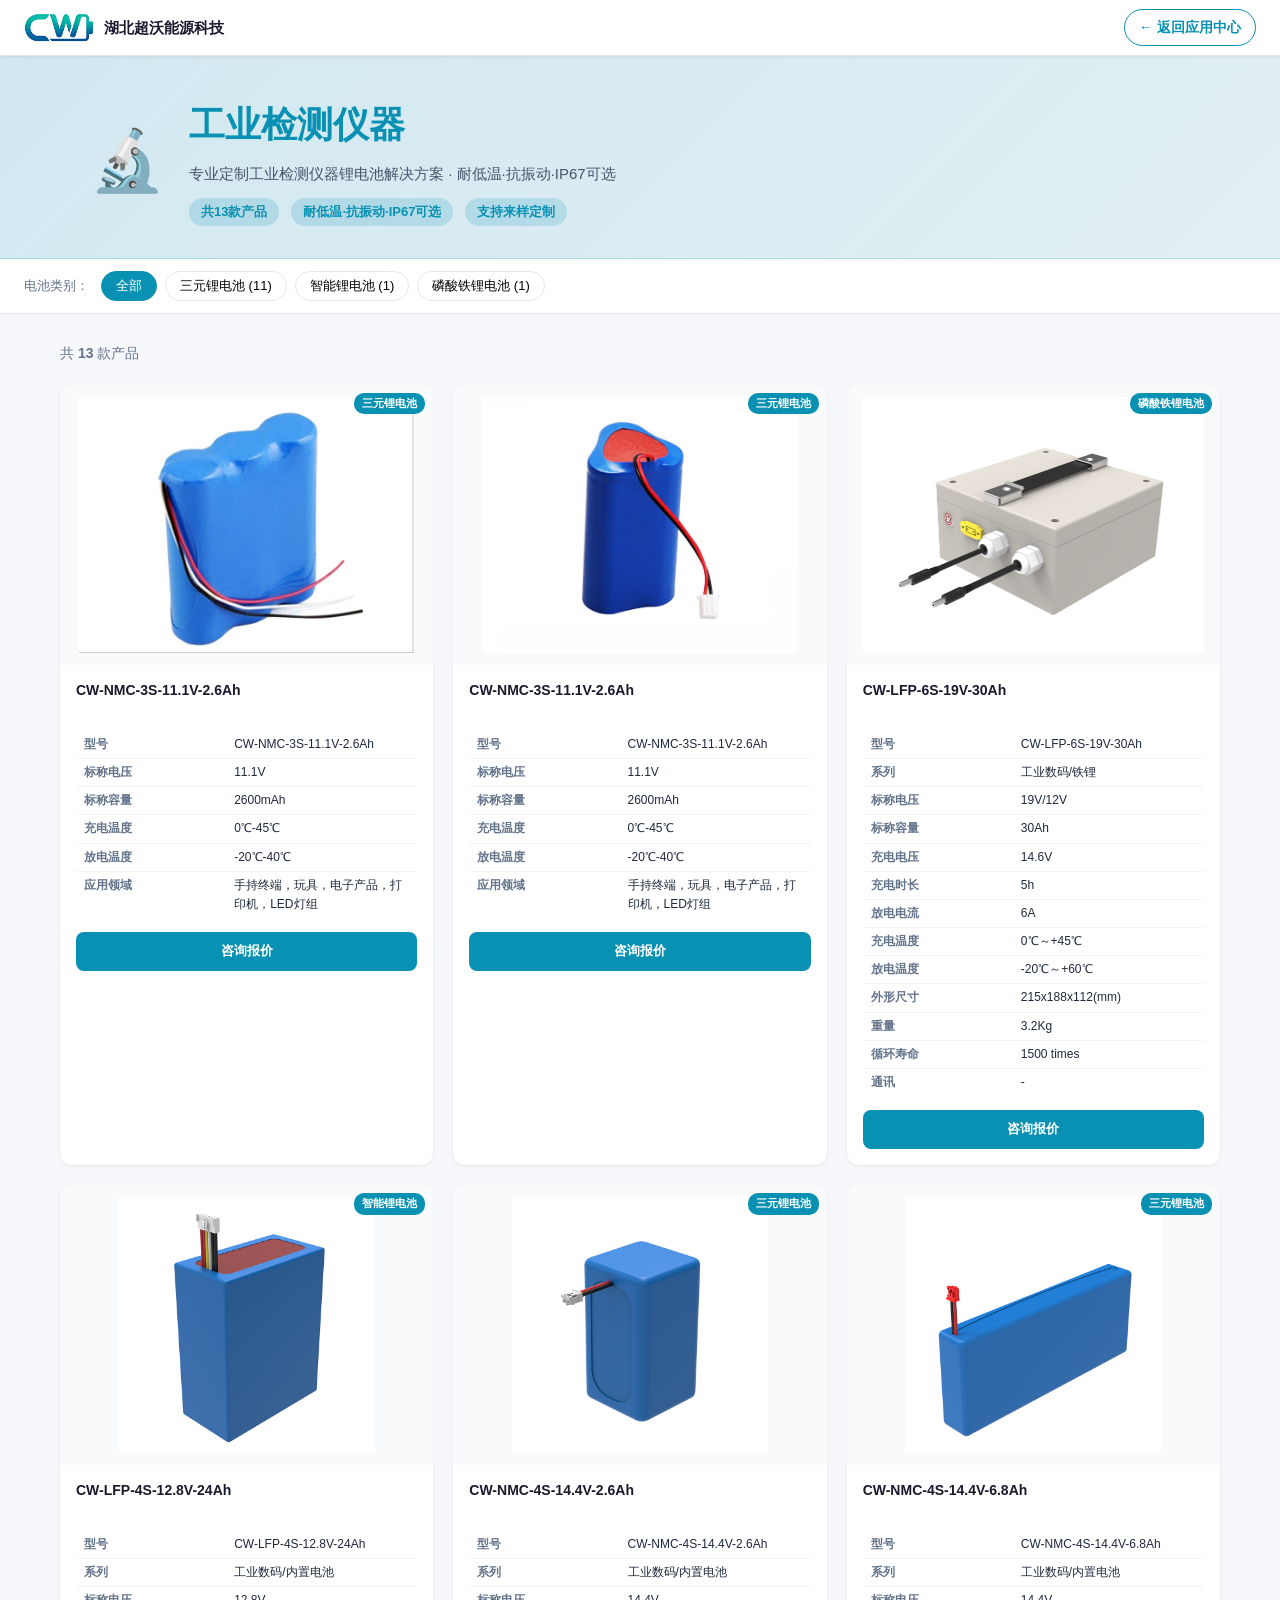
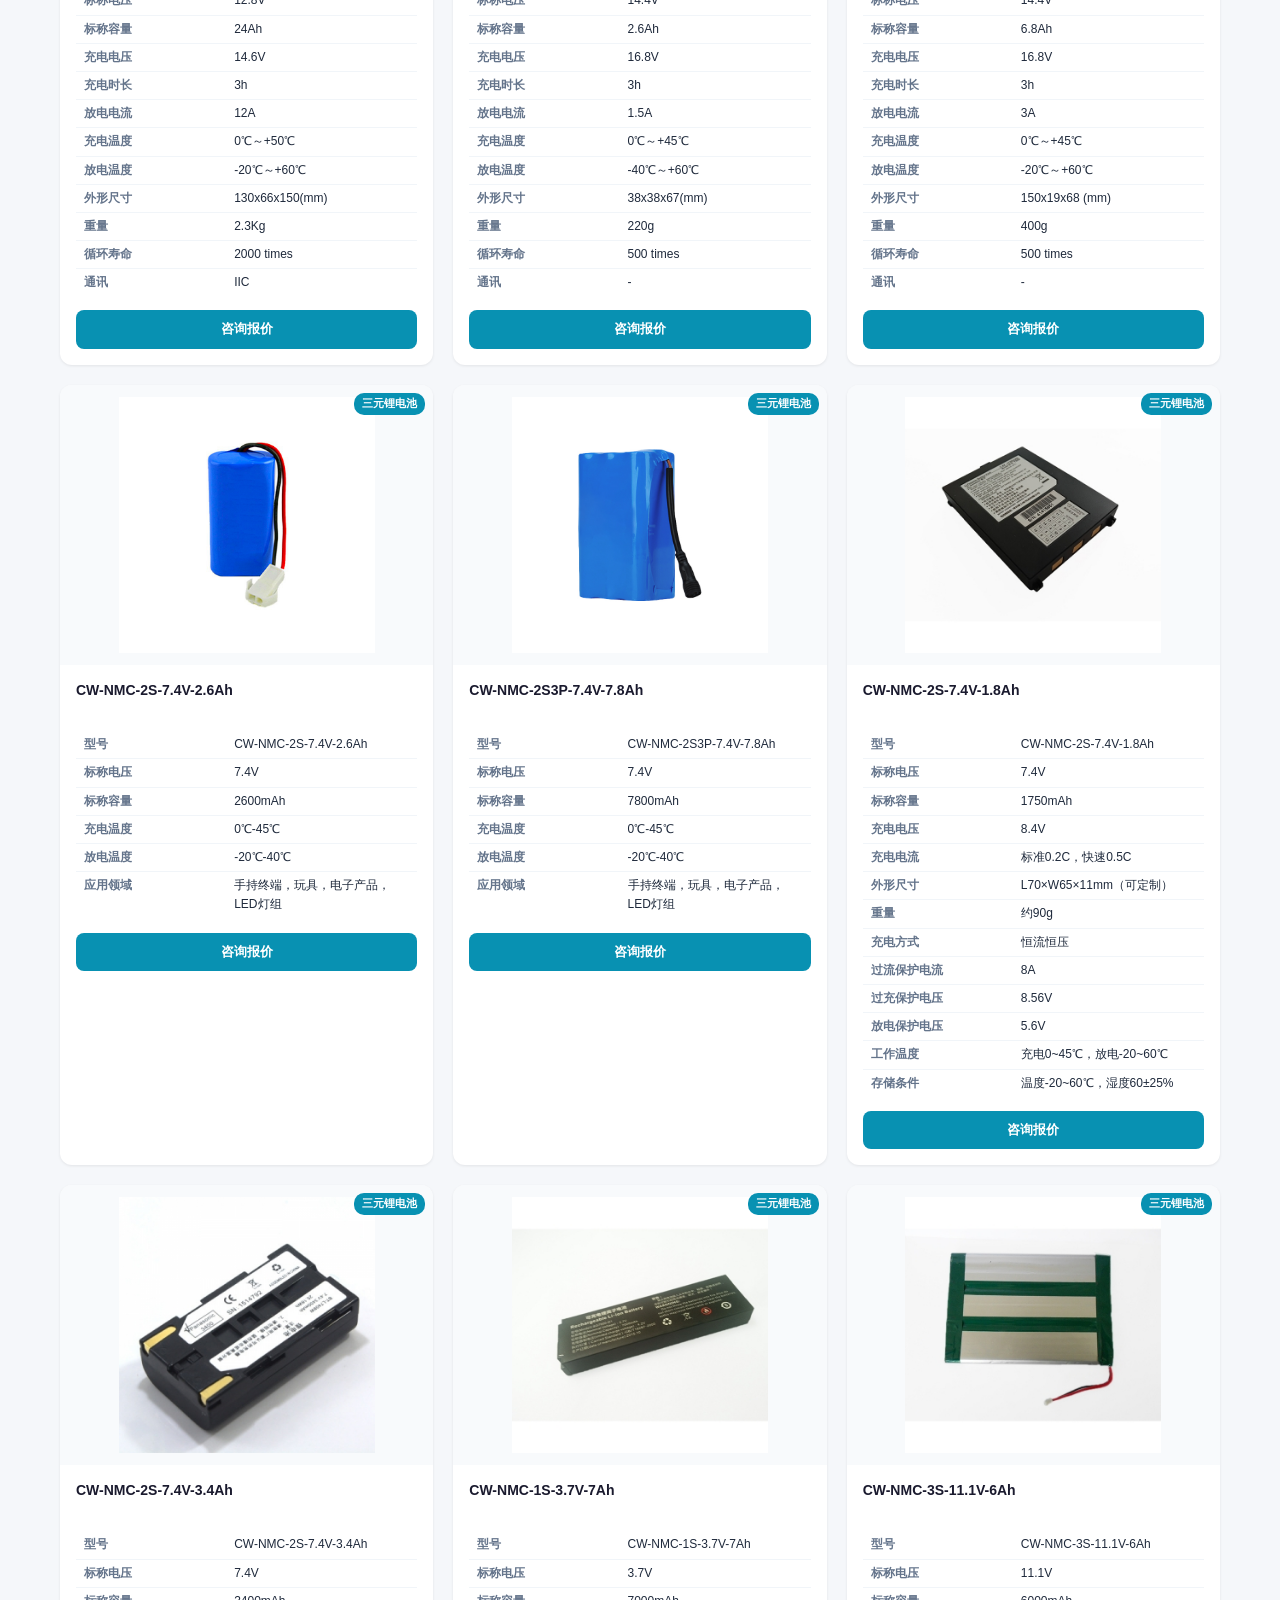
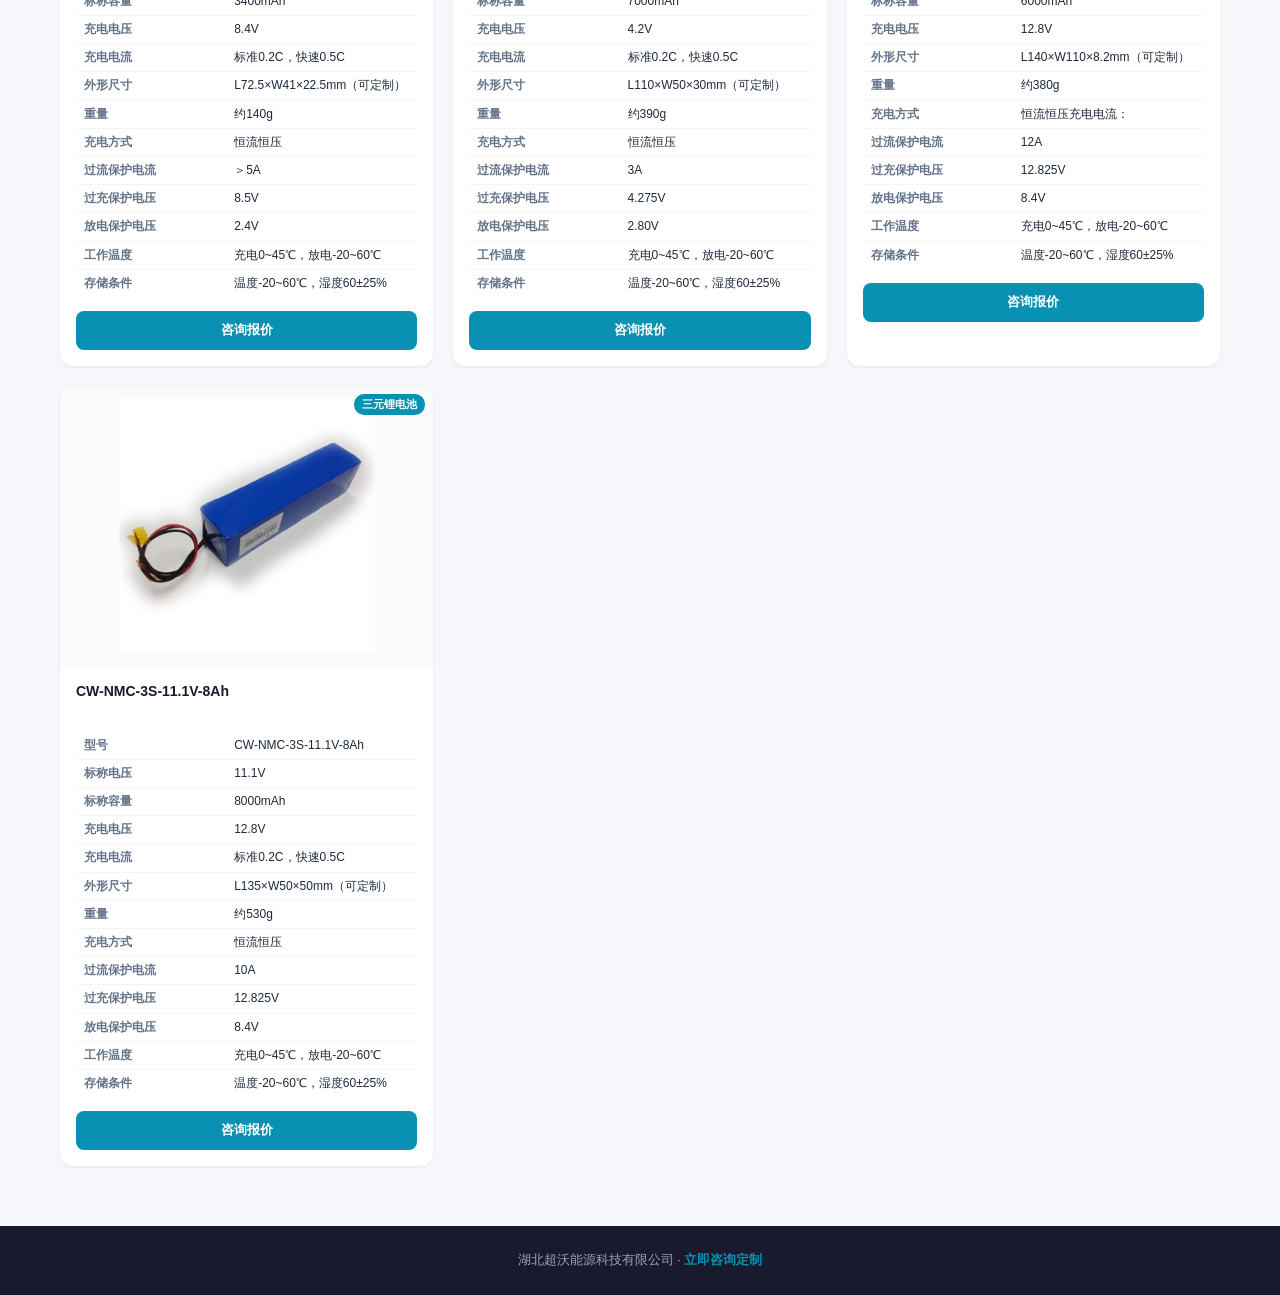
<file: battery-apps/instrument.html>
<!DOCTYPE html>
<html lang="zh-CN">
<head>
<meta charset="UTF-8">
<meta name="viewport" content="width=device-width,initial-scale=1.0">
<title>🔬 工业检测仪器 | 湖北超沃能源科技</title>
<meta name="description" content="超沃能源工业检测仪器锂电池定制方案：耐低温·抗振动·IP67可选。共13款产品，支持来样开发。">
<link rel="icon" href="../img/CWNY.png">
<style>
:root{--c:#0891b2;--c08:rgba(8,145,178,0.08);--c10:rgba(8,145,178,0.10);--c15:rgba(8,145,178,0.15);--c18:rgba(8,145,178,0.18);--c20:rgba(8,145,178,0.20);}
*,*::before,*::after{box-sizing:border-box;margin:0;padding:0}
body{font-family:-apple-system,BlinkMacSystemFont,'Segoe UI','PingFang SC','Hiragino Sans GB',sans-serif;background:#f5f7fa;color:#1a1a2e;line-height:1.6}
a{color:inherit;text-decoration:none}
img{max-width:100%;display:block}
.topbar{background:#fff;border-bottom:1px solid #e2e8f0;padding:0 24px;height:56px;display:flex;align-items:center;justify-content:space-between;position:sticky;top:0;z-index:100;box-shadow:0 1px 3px rgba(0,0,0,.08)}
.topbar-brand{display:flex;align-items:center;gap:10px;font-weight:700;font-size:15px;color:#1a1a2e}
.topbar-brand img{height:32px;width:auto}
.topbar-back{display:flex;align-items:center;gap:6px;font-size:14px;font-weight:600;padding:6px 14px;border:1.5px solid var(--c);border-radius:20px;transition:all .2s;color:var(--c)}
.topbar-back:hover{background:var(--c);color:#fff}
.hero{background:linear-gradient(135deg,var(--c15) 0%,var(--c08) 100%);border-bottom:1px solid var(--c20);padding:40px 24px 32px}
.hero-inner{max-width:1100px;margin:0 auto;display:flex;align-items:center;gap:24px}
.hero-icon{font-size:60px;line-height:1;flex-shrink:0}
.hero-text h1{font-size:clamp(22px,4vw,36px);font-weight:800;color:var(--c);margin-bottom:8px}
.hero-text p{font-size:15px;color:#475569;max-width:500px}
.hero-meta{display:flex;gap:12px;margin-top:12px;flex-wrap:wrap}
.hero-tag{background:var(--c18);color:var(--c);padding:4px 12px;border-radius:20px;font-size:13px;font-weight:600}
.filter-bar{background:#fff;border-bottom:1px solid #e2e8f0;padding:12px 24px;display:flex;gap:8px;flex-wrap:wrap;align-items:center;position:sticky;top:56px;z-index:90}
.filter-label{font-size:13px;color:#64748b;margin-right:4px}
.filter-btn{padding:5px 14px;border-radius:20px;border:1.5px solid #e2e8f0;background:#fff;font-size:13px;cursor:pointer;transition:all .15s;white-space:nowrap}
.filter-btn.active,.filter-btn:hover{border-color:var(--c);background:var(--c);color:#fff}
.main{max-width:1200px;margin:0 auto;padding:28px 20px 60px}
.grid-info{display:flex;justify-content:space-between;align-items:center;margin-bottom:20px;flex-wrap:wrap;gap:8px}
.grid-count{font-size:14px;color:#64748b}
.product-grid{display:grid;grid-template-columns:repeat(auto-fill,minmax(300px,1fr));gap:20px}
.product-card{background:#fff;border-radius:12px;overflow:hidden;box-shadow:0 1px 3px rgba(0,0,0,.08);transition:all .2s;display:flex;flex-direction:column}
.product-card:hover{box-shadow:0 6px 20px rgba(0,0,0,.12);transform:translateY(-2px)}
.product-card.hidden{display:none}
.card-img{position:relative;background:#f8fafc;aspect-ratio:4/3;overflow:hidden;display:flex;align-items:center;justify-content:center}
.card-img img{width:100%;height:100%;object-fit:contain;padding:12px;transition:transform .3s}
.product-card:hover .card-img img{transform:scale(1.05)}
.img-fallback{width:100%;height:100%;display:flex;align-items:center;justify-content:center;background:linear-gradient(135deg,var(--c10),var(--c20))}
.img-fallback span{font-size:40px;font-weight:800;color:var(--c);opacity:.4}
.cat-badge{position:absolute;top:8px;right:8px;background:var(--c);color:#fff;font-size:11px;padding:2px 8px;border-radius:10px;font-weight:600}
.card-body{padding:16px;display:flex;flex-direction:column;flex:1}
.card-title{font-size:14px;font-weight:700;color:#1a1a2e;margin-bottom:12px;line-height:1.4;min-height:38px}
.spec-table{width:100%;border-collapse:collapse;font-size:12px;flex:1}
.spec-table th,.spec-table td{padding:4px 8px;border-bottom:1px solid #f1f5f9;text-align:left;vertical-align:top}
.spec-table th{width:44%;color:#64748b;font-weight:600;white-space:nowrap}
.spec-table td{color:#1e293b;font-weight:500}
.spec-table tr:last-child th,.spec-table tr:last-child td{border-bottom:none}
.no-spec{font-size:12px;color:#94a3b8;padding:8px 0;line-height:1.5;flex:1}
.btn-inquire{display:block;margin-top:14px;text-align:center;padding:9px;background:var(--c);color:#fff;border-radius:8px;font-size:13px;font-weight:700;transition:opacity .15s}
.btn-inquire:hover{opacity:.85}
.empty-state{grid-column:1/-1;text-align:center;padding:60px 20px;color:#94a3b8}
.empty-state span{font-size:48px;display:block;margin-bottom:12px}
.footer{background:#1a1a2e;color:#94a3b8;text-align:center;padding:24px;font-size:13px}
.footer a{color:var(--c);font-weight:600}
@media(max-width:640px){
  .hero-inner{flex-direction:column;text-align:center}
  .hero-meta{justify-content:center}
  .product-grid{grid-template-columns:1fr}
  .filter-bar{top:56px;padding:10px 16px}
}

</style>
</head>
<body>
<nav class="topbar">
  <a href="../index.html" class="topbar-brand">
    <img src="../img/CWNY.png" alt="超沃能源">
    <span>湖北超沃能源科技</span>
  </a>
  <a href="../index.html#applications" class="topbar-back">← 返回应用中心</a>
</nav>
<div class="hero">
  <div class="hero-inner">
    <div class="hero-icon">🔬</div>
    <div class="hero-text">
      <h1>工业检测仪器</h1>
      <p>专业定制工业检测仪器锂电池解决方案 · 耐低温·抗振动·IP67可选</p>
      <div class="hero-meta">
        <span class="hero-tag">共13款产品</span>
        <span class="hero-tag">耐低温·抗振动·IP67可选</span>
        <span class="hero-tag">支持来样定制</span>
      </div>
    </div>
  </div>
</div>
<div class="filter-bar">
  <span class="filter-label">电池类别：</span>
  <button class="filter-btn active" data-cat="all">全部</button><button class="filter-btn" data-cat="三元锂电池">三元锂电池&nbsp;(11)</button><button class="filter-btn" data-cat="智能锂电池">智能锂电池&nbsp;(1)</button><button class="filter-btn" data-cat="磷酸铁锂电池">磷酸铁锂电池&nbsp;(1)</button>
</div>
<main class="main">
  <div class="grid-info">
    <span class="grid-count">共 <strong id="visible-count">13</strong> 款产品</span>
  </div>
  <div class="product-grid" id="product-grid">
    <div class="product-card" data-category="三元锂电池"><div class="card-img"><img src="../电池产品图片及规格书/11.1V 2600mAh 18650-3S1P.jpg" alt="CW-NMC-3S-11.1V-2.6Ah" loading="lazy" onerror="this.style.display='none';this.nextElementSibling.style.display='flex'"><div class="img-fallback" style="display:none"><span>三元</span></div><span class="cat-badge">三元锂电池</span></div><div class="card-body"><h3 class="card-title">CW-NMC-3S-11.1V-2.6Ah</h3><div class="card-params"><table class="spec-table"><tr><th>型号</th><td>CW-NMC-3S-11.1V-2.6Ah</td></tr><tr><th>标称电压</th><td>11.1V</td></tr><tr><th>标称容量</th><td>2600mAh</td></tr><tr><th>充电温度</th><td>0℃-45℃</td></tr><tr><th>放电温度</th><td>-20℃-40℃</td></tr><tr><th>应用领域</th><td>手持终端，玩具，电子产品，打印机，LED灯组</td></tr></table></div><a href="../index.html#contact" class="btn-inquire">咨询报价</a></div></div>
<div class="product-card" data-category="三元锂电池"><div class="card-img"><img src="../电池产品图片及规格书/11.1V 2600mAh 18650-3S1P三角形电池组.png" alt="CW-NMC-3S-11.1V-2.6Ah" loading="lazy" onerror="this.style.display='none';this.nextElementSibling.style.display='flex'"><div class="img-fallback" style="display:none"><span>三元</span></div><span class="cat-badge">三元锂电池</span></div><div class="card-body"><h3 class="card-title">CW-NMC-3S-11.1V-2.6Ah</h3><div class="card-params"><table class="spec-table"><tr><th>型号</th><td>CW-NMC-3S-11.1V-2.6Ah</td></tr><tr><th>标称电压</th><td>11.1V</td></tr><tr><th>标称容量</th><td>2600mAh</td></tr><tr><th>充电温度</th><td>0℃-45℃</td></tr><tr><th>放电温度</th><td>-20℃-40℃</td></tr><tr><th>应用领域</th><td>手持终端，玩具，电子产品，打印机，LED灯组</td></tr></table></div><a href="../index.html#contact" class="btn-inquire">咨询报价</a></div></div>
<div class="product-card" data-category="磷酸铁锂电池"><div class="card-img"><img src="../电池产品图片及规格书/12.8V数码电池 SSBC 32140-12.8V-30Ah.png" alt="CW-LFP-6S-19V-30Ah" loading="lazy" onerror="this.style.display='none';this.nextElementSibling.style.display='flex'"><div class="img-fallback" style="display:none"><span>磷酸</span></div><span class="cat-badge">磷酸铁锂电池</span></div><div class="card-body"><h3 class="card-title">CW-LFP-6S-19V-30Ah</h3><div class="card-params"><table class="spec-table"><tr><th>型号</th><td>CW-LFP-6S-19V-30Ah</td></tr><tr><th>系列</th><td>工业数码/铁锂</td></tr><tr><th>标称电压</th><td>19V/12V</td></tr><tr><th>标称容量</th><td>30Ah</td></tr><tr><th>充电电压</th><td>14.6V</td></tr><tr><th>充电时长</th><td>5h</td></tr><tr><th>放电电流</th><td>6A</td></tr><tr><th>充电温度</th><td>0℃～+45℃</td></tr><tr><th>放电温度</th><td>-20℃～+60℃</td></tr><tr><th>外形尺寸</th><td>215x188x112(mm)</td></tr><tr><th>重量</th><td>3.2Kg</td></tr><tr><th>循环寿命</th><td>1500 times</td></tr><tr><th>通讯</th><td>-</td></tr></table></div><a href="../index.html#contact" class="btn-inquire">咨询报价</a></div></div>
<div class="product-card" data-category="智能锂电池"><div class="card-img"><img src="../电池产品图片及规格书/12.8V数码电池 SSBC-IFR04i-24A.png" alt="CW-LFP-4S-12.8V-24Ah" loading="lazy" onerror="this.style.display='none';this.nextElementSibling.style.display='flex'"><div class="img-fallback" style="display:none"><span>智能</span></div><span class="cat-badge">智能锂电池</span></div><div class="card-body"><h3 class="card-title">CW-LFP-4S-12.8V-24Ah</h3><div class="card-params"><table class="spec-table"><tr><th>型号</th><td>CW-LFP-4S-12.8V-24Ah</td></tr><tr><th>系列</th><td>工业数码/内置电池</td></tr><tr><th>标称电压</th><td>12.8V</td></tr><tr><th>标称容量</th><td>24Ah</td></tr><tr><th>充电电压</th><td>14.6V</td></tr><tr><th>充电时长</th><td>3h</td></tr><tr><th>放电电流</th><td>12A</td></tr><tr><th>充电温度</th><td>0℃～+50℃</td></tr><tr><th>放电温度</th><td>-20℃～+60℃</td></tr><tr><th>外形尺寸</th><td>130x66x150(mm)</td></tr><tr><th>重量</th><td>2.3Kg</td></tr><tr><th>循环寿命</th><td>2000 times</td></tr><tr><th>通讯</th><td>IIC</td></tr></table></div><a href="../index.html#contact" class="btn-inquire">咨询报价</a></div></div>
<div class="product-card" data-category="三元锂电池"><div class="card-img"><img src="../电池产品图片及规格书/14.4V数码电池 SSBC-INR04-2D5AW.png" alt="CW-NMC-4S-14.4V-2.6Ah" loading="lazy" onerror="this.style.display='none';this.nextElementSibling.style.display='flex'"><div class="img-fallback" style="display:none"><span>三元</span></div><span class="cat-badge">三元锂电池</span></div><div class="card-body"><h3 class="card-title">CW-NMC-4S-14.4V-2.6Ah</h3><div class="card-params"><table class="spec-table"><tr><th>型号</th><td>CW-NMC-4S-14.4V-2.6Ah</td></tr><tr><th>系列</th><td>工业数码/内置电池</td></tr><tr><th>标称电压</th><td>14.4V</td></tr><tr><th>标称容量</th><td>2.6Ah</td></tr><tr><th>充电电压</th><td>16.8V</td></tr><tr><th>充电时长</th><td>3h</td></tr><tr><th>放电电流</th><td>1.5A</td></tr><tr><th>充电温度</th><td>0℃～+45℃</td></tr><tr><th>放电温度</th><td>-40℃～+60℃</td></tr><tr><th>外形尺寸</th><td>38x38x67(mm)</td></tr><tr><th>重量</th><td>220g</td></tr><tr><th>循环寿命</th><td>500 times</td></tr><tr><th>通讯</th><td>-</td></tr></table></div><a href="../index.html#contact" class="btn-inquire">咨询报价</a></div></div>
<div class="product-card" data-category="三元锂电池"><div class="card-img"><img src="../电池产品图片及规格书/14.4V数码电池 SSBC-INR04-6D8A.png" alt="CW-NMC-4S-14.4V-6.8Ah" loading="lazy" onerror="this.style.display='none';this.nextElementSibling.style.display='flex'"><div class="img-fallback" style="display:none"><span>三元</span></div><span class="cat-badge">三元锂电池</span></div><div class="card-body"><h3 class="card-title">CW-NMC-4S-14.4V-6.8Ah</h3><div class="card-params"><table class="spec-table"><tr><th>型号</th><td>CW-NMC-4S-14.4V-6.8Ah</td></tr><tr><th>系列</th><td>工业数码/内置电池</td></tr><tr><th>标称电压</th><td>14.4V</td></tr><tr><th>标称容量</th><td>6.8Ah</td></tr><tr><th>充电电压</th><td>16.8V</td></tr><tr><th>充电时长</th><td>3h</td></tr><tr><th>放电电流</th><td>3A</td></tr><tr><th>充电温度</th><td>0℃～+45℃</td></tr><tr><th>放电温度</th><td>-20℃～+60℃</td></tr><tr><th>外形尺寸</th><td>150x19x68 (mm)</td></tr><tr><th>重量</th><td>400g</td></tr><tr><th>循环寿命</th><td>500 times</td></tr><tr><th>通讯</th><td>-</td></tr></table></div><a href="../index.html#contact" class="btn-inquire">咨询报价</a></div></div>
<div class="product-card" data-category="三元锂电池"><div class="card-img"><img src="../电池产品图片及规格书/7.4V 2600mAh 18650 -2S1P.jpg" alt="CW-NMC-2S-7.4V-2.6Ah" loading="lazy" onerror="this.style.display='none';this.nextElementSibling.style.display='flex'"><div class="img-fallback" style="display:none"><span>三元</span></div><span class="cat-badge">三元锂电池</span></div><div class="card-body"><h3 class="card-title">CW-NMC-2S-7.4V-2.6Ah</h3><div class="card-params"><table class="spec-table"><tr><th>型号</th><td>CW-NMC-2S-7.4V-2.6Ah</td></tr><tr><th>标称电压</th><td>7.4V</td></tr><tr><th>标称容量</th><td>2600mAh</td></tr><tr><th>充电温度</th><td>0℃-45℃</td></tr><tr><th>放电温度</th><td>-20℃-40℃</td></tr><tr><th>应用领域</th><td>手持终端，玩具，电子产品，LED灯组</td></tr></table></div><a href="../index.html#contact" class="btn-inquire">咨询报价</a></div></div>
<div class="product-card" data-category="三元锂电池"><div class="card-img"><img src="../电池产品图片及规格书/7.4V 7800mAh 18650-2S3P.jpg" alt="CW-NMC-2S3P-7.4V-7.8Ah" loading="lazy" onerror="this.style.display='none';this.nextElementSibling.style.display='flex'"><div class="img-fallback" style="display:none"><span>三元</span></div><span class="cat-badge">三元锂电池</span></div><div class="card-body"><h3 class="card-title">CW-NMC-2S3P-7.4V-7.8Ah</h3><div class="card-params"><table class="spec-table"><tr><th>型号</th><td>CW-NMC-2S3P-7.4V-7.8Ah</td></tr><tr><th>标称电压</th><td>7.4V</td></tr><tr><th>标称容量</th><td>7800mAh</td></tr><tr><th>充电温度</th><td>0℃-45℃</td></tr><tr><th>放电温度</th><td>-20℃-40℃</td></tr><tr><th>应用领域</th><td>手持终端，玩具，电子产品，LED灯组</td></tr></table></div><a href="../index.html#contact" class="btn-inquire">咨询报价</a></div></div>
<div class="product-card" data-category="三元锂电池"><div class="card-img"><img src="../电池产品图片及规格书/北斗导航手持机电池.jpg" alt="CW-NMC-2S-7.4V-1.8Ah" loading="lazy" onerror="this.style.display='none';this.nextElementSibling.style.display='flex'"><div class="img-fallback" style="display:none"><span>三元</span></div><span class="cat-badge">三元锂电池</span></div><div class="card-body"><h3 class="card-title">CW-NMC-2S-7.4V-1.8Ah</h3><div class="card-params"><table class="spec-table"><tr><th>型号</th><td>CW-NMC-2S-7.4V-1.8Ah</td></tr><tr><th>标称电压</th><td>7.4V</td></tr><tr><th>标称容量</th><td>1750mAh</td></tr><tr><th>充电电压</th><td>8.4V</td></tr><tr><th>充电电流</th><td>标准0.2C，快速0.5C</td></tr><tr><th>外形尺寸</th><td>L70×W65×11mm（可定制）</td></tr><tr><th>重量</th><td>约90g</td></tr><tr><th>充电方式</th><td>恒流恒压</td></tr><tr><th>过流保护电流</th><td>8A</td></tr><tr><th>过充保护电压</th><td>8.56V</td></tr><tr><th>放电保护电压</th><td>5.6V</td></tr><tr><th>工作温度</th><td>充电0~45℃，放电-20~60℃</td></tr><tr><th>存储条件</th><td>温度-20~60℃，湿度60±25%</td></tr></table></div><a href="../index.html#contact" class="btn-inquire">咨询报价</a></div></div>
<div class="product-card" data-category="三元锂电池"><div class="card-img"><img src="../电池产品图片及规格书/测绘仪电池.jpg" alt="CW-NMC-2S-7.4V-3.4Ah" loading="lazy" onerror="this.style.display='none';this.nextElementSibling.style.display='flex'"><div class="img-fallback" style="display:none"><span>三元</span></div><span class="cat-badge">三元锂电池</span></div><div class="card-body"><h3 class="card-title">CW-NMC-2S-7.4V-3.4Ah</h3><div class="card-params"><table class="spec-table"><tr><th>型号</th><td>CW-NMC-2S-7.4V-3.4Ah</td></tr><tr><th>标称电压</th><td>7.4V</td></tr><tr><th>标称容量</th><td>3400mAh</td></tr><tr><th>充电电压</th><td>8.4V</td></tr><tr><th>充电电流</th><td>标准0.2C，快速0.5C</td></tr><tr><th>外形尺寸</th><td>L72.5×W41×22.5mm（可定制）</td></tr><tr><th>重量</th><td>约140g</td></tr><tr><th>充电方式</th><td>恒流恒压</td></tr><tr><th>过流保护电流</th><td>＞5A</td></tr><tr><th>过充保护电压</th><td>8.5V</td></tr><tr><th>放电保护电压</th><td>2.4V</td></tr><tr><th>工作温度</th><td>充电0~45℃，放电-20~60℃</td></tr><tr><th>存储条件</th><td>温度-20~60℃，湿度60±25%</td></tr></table></div><a href="../index.html#contact" class="btn-inquire">咨询报价</a></div></div>
<div class="product-card" data-category="三元锂电池"><div class="card-img"><img src="../电池产品图片及规格书/激光测距仪锂电池.jpg" alt="CW-NMC-1S-3.7V-7Ah" loading="lazy" onerror="this.style.display='none';this.nextElementSibling.style.display='flex'"><div class="img-fallback" style="display:none"><span>三元</span></div><span class="cat-badge">三元锂电池</span></div><div class="card-body"><h3 class="card-title">CW-NMC-1S-3.7V-7Ah</h3><div class="card-params"><table class="spec-table"><tr><th>型号</th><td>CW-NMC-1S-3.7V-7Ah</td></tr><tr><th>标称电压</th><td>3.7V</td></tr><tr><th>标称容量</th><td>7000mAh</td></tr><tr><th>充电电压</th><td>4.2V</td></tr><tr><th>充电电流</th><td>标准0.2C，快速0.5C</td></tr><tr><th>外形尺寸</th><td>L110×W50×30mm（可定制）</td></tr><tr><th>重量</th><td>约390g</td></tr><tr><th>充电方式</th><td>恒流恒压</td></tr><tr><th>过流保护电流</th><td>3A</td></tr><tr><th>过充保护电压</th><td>4.275V</td></tr><tr><th>放电保护电压</th><td>2.80V</td></tr><tr><th>工作温度</th><td>充电0~45℃，放电-20~60℃</td></tr><tr><th>存储条件</th><td>温度-20~60℃，湿度60±25%</td></tr></table></div><a href="../index.html#contact" class="btn-inquire">咨询报价</a></div></div>
<div class="product-card" data-category="三元锂电池"><div class="card-img"><img src="../电池产品图片及规格书/环境监测设备电池.jpg" alt="CW-NMC-3S-11.1V-6Ah" loading="lazy" onerror="this.style.display='none';this.nextElementSibling.style.display='flex'"><div class="img-fallback" style="display:none"><span>三元</span></div><span class="cat-badge">三元锂电池</span></div><div class="card-body"><h3 class="card-title">CW-NMC-3S-11.1V-6Ah</h3><div class="card-params"><table class="spec-table"><tr><th>型号</th><td>CW-NMC-3S-11.1V-6Ah</td></tr><tr><th>标称电压</th><td>11.1V</td></tr><tr><th>标称容量</th><td>6000mAh</td></tr><tr><th>充电电压</th><td>12.8V</td></tr><tr><th>外形尺寸</th><td>L140×W110×8.2mm（可定制）</td></tr><tr><th>重量</th><td>约380g</td></tr><tr><th>充电方式</th><td>恒流恒压充电电流：</td></tr><tr><th>过流保护电流</th><td>12A</td></tr><tr><th>过充保护电压</th><td>12.825V</td></tr><tr><th>放电保护电压</th><td>8.4V</td></tr><tr><th>工作温度</th><td>充电0~45℃，放电-20~60℃</td></tr><tr><th>存储条件</th><td>温度-20~60℃，湿度60±25%</td></tr></table></div><a href="../index.html#contact" class="btn-inquire">咨询报价</a></div></div>
<div class="product-card" data-category="三元锂电池"><div class="card-img"><img src="../电池产品图片及规格书/轨道检查设备电池.jpg" alt="CW-NMC-3S-11.1V-8Ah" loading="lazy" onerror="this.style.display='none';this.nextElementSibling.style.display='flex'"><div class="img-fallback" style="display:none"><span>三元</span></div><span class="cat-badge">三元锂电池</span></div><div class="card-body"><h3 class="card-title">CW-NMC-3S-11.1V-8Ah</h3><div class="card-params"><table class="spec-table"><tr><th>型号</th><td>CW-NMC-3S-11.1V-8Ah</td></tr><tr><th>标称电压</th><td>11.1V</td></tr><tr><th>标称容量</th><td>8000mAh</td></tr><tr><th>充电电压</th><td>12.8V</td></tr><tr><th>充电电流</th><td>标准0.2C，快速0.5C</td></tr><tr><th>外形尺寸</th><td>L135×W50×50mm（可定制）</td></tr><tr><th>重量</th><td>约530g</td></tr><tr><th>充电方式</th><td>恒流恒压</td></tr><tr><th>过流保护电流</th><td>10A</td></tr><tr><th>过充保护电压</th><td>12.825V</td></tr><tr><th>放电保护电压</th><td>8.4V</td></tr><tr><th>工作温度</th><td>充电0~45℃，放电-20~60℃</td></tr><tr><th>存储条件</th><td>温度-20~60℃，湿度60±25%</td></tr></table></div><a href="../index.html#contact" class="btn-inquire">咨询报价</a></div></div>
    <div class="empty-state" id="empty-state" style="display:none">
      <span>🔍</span><p>没有找到该分类的产品</p>
    </div>
  </div>
</main>
<footer class="footer">
  <p>湖北超沃能源科技有限公司 · <a href="../index.html#contact">立即咨询定制</a></p>
</footer>
<script>
(function(){
  const btns=document.querySelectorAll('.filter-btn');
  const cards=document.querySelectorAll('.product-card');
  const countEl=document.getElementById('visible-count');
  const emptyEl=document.getElementById('empty-state');
  btns.forEach(function(btn){
    btn.addEventListener('click',function(){
      btns.forEach(function(b){b.classList.remove('active');});
      btn.classList.add('active');
      const cat=btn.dataset.cat;
      let visible=0;
      cards.forEach(function(card){
        const match=cat==='all'||card.dataset.category===cat;
        card.classList.toggle('hidden',!match);
        if(match)visible++;
      });
      countEl.textContent=visible;
      emptyEl.style.display=visible===0?'block':'none';
    });
  });
})();
</script>
</body>
</html>
</file>
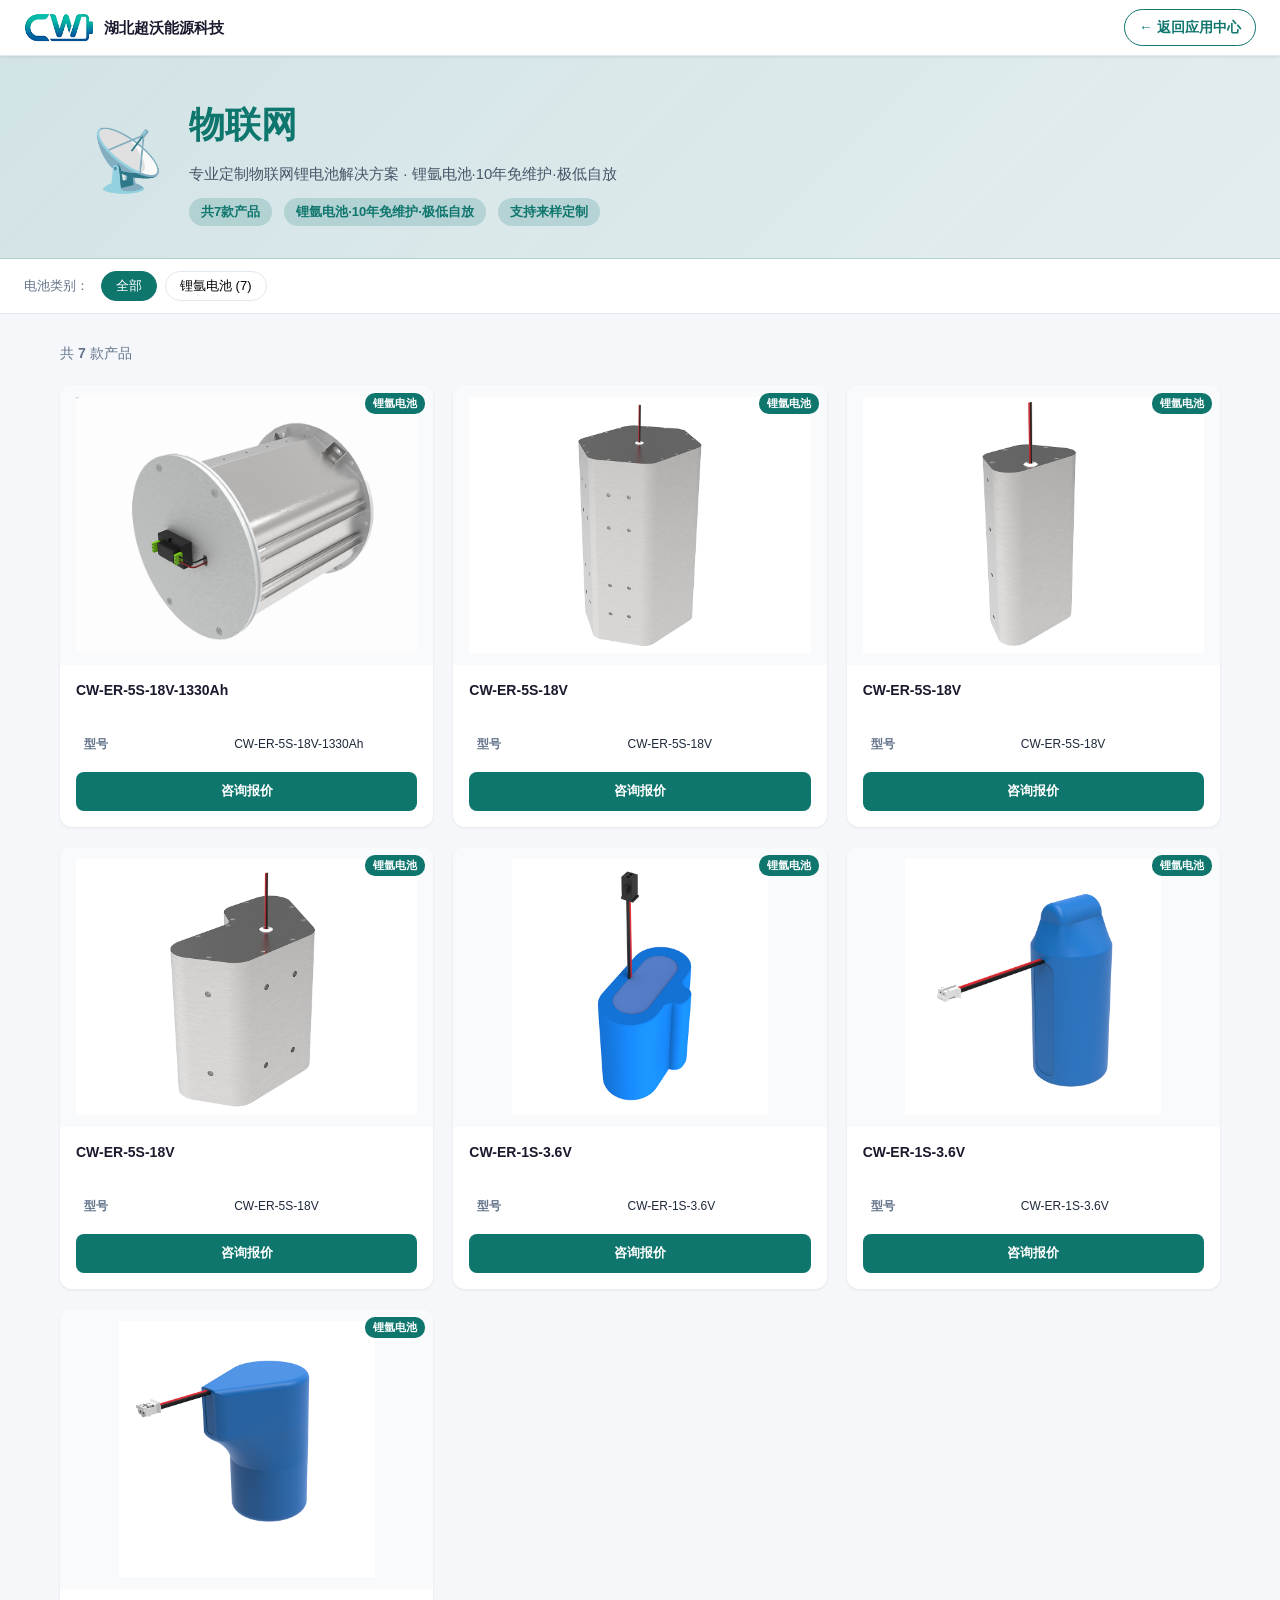
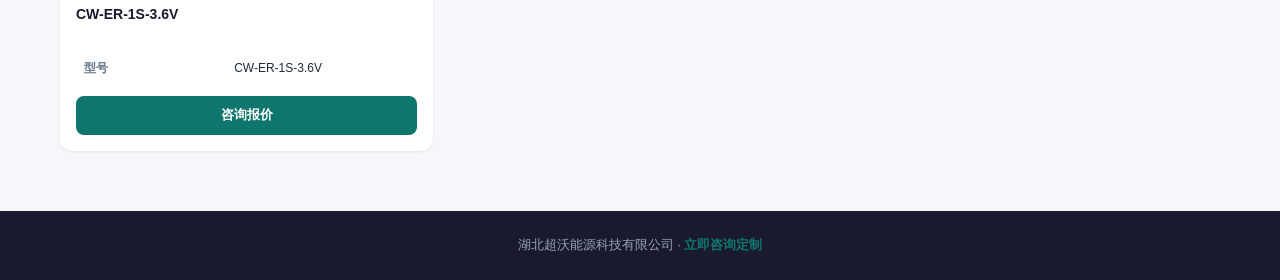
<file: battery-apps/iot.html>
<!DOCTYPE html>
<html lang="zh-CN">
<head>
<meta charset="UTF-8">
<meta name="viewport" content="width=device-width,initial-scale=1.0">
<title>📡 物联网 | 湖北超沃能源科技</title>
<meta name="description" content="超沃能源物联网锂电池定制方案：锂氩电池·10年免维护·极低自放。共7款产品，支持来样开发。">
<link rel="icon" href="../img/CWNY.png">
<style>
:root{--c:#0f766e;--c08:rgba(15,118,110,0.08);--c10:rgba(15,118,110,0.10);--c15:rgba(15,118,110,0.15);--c18:rgba(15,118,110,0.18);--c20:rgba(15,118,110,0.20);}
*,*::before,*::after{box-sizing:border-box;margin:0;padding:0}
body{font-family:-apple-system,BlinkMacSystemFont,'Segoe UI','PingFang SC','Hiragino Sans GB',sans-serif;background:#f5f7fa;color:#1a1a2e;line-height:1.6}
a{color:inherit;text-decoration:none}
img{max-width:100%;display:block}
.topbar{background:#fff;border-bottom:1px solid #e2e8f0;padding:0 24px;height:56px;display:flex;align-items:center;justify-content:space-between;position:sticky;top:0;z-index:100;box-shadow:0 1px 3px rgba(0,0,0,.08)}
.topbar-brand{display:flex;align-items:center;gap:10px;font-weight:700;font-size:15px;color:#1a1a2e}
.topbar-brand img{height:32px;width:auto}
.topbar-back{display:flex;align-items:center;gap:6px;font-size:14px;font-weight:600;padding:6px 14px;border:1.5px solid var(--c);border-radius:20px;transition:all .2s;color:var(--c)}
.topbar-back:hover{background:var(--c);color:#fff}
.hero{background:linear-gradient(135deg,var(--c15) 0%,var(--c08) 100%);border-bottom:1px solid var(--c20);padding:40px 24px 32px}
.hero-inner{max-width:1100px;margin:0 auto;display:flex;align-items:center;gap:24px}
.hero-icon{font-size:60px;line-height:1;flex-shrink:0}
.hero-text h1{font-size:clamp(22px,4vw,36px);font-weight:800;color:var(--c);margin-bottom:8px}
.hero-text p{font-size:15px;color:#475569;max-width:500px}
.hero-meta{display:flex;gap:12px;margin-top:12px;flex-wrap:wrap}
.hero-tag{background:var(--c18);color:var(--c);padding:4px 12px;border-radius:20px;font-size:13px;font-weight:600}
.filter-bar{background:#fff;border-bottom:1px solid #e2e8f0;padding:12px 24px;display:flex;gap:8px;flex-wrap:wrap;align-items:center;position:sticky;top:56px;z-index:90}
.filter-label{font-size:13px;color:#64748b;margin-right:4px}
.filter-btn{padding:5px 14px;border-radius:20px;border:1.5px solid #e2e8f0;background:#fff;font-size:13px;cursor:pointer;transition:all .15s;white-space:nowrap}
.filter-btn.active,.filter-btn:hover{border-color:var(--c);background:var(--c);color:#fff}
.main{max-width:1200px;margin:0 auto;padding:28px 20px 60px}
.grid-info{display:flex;justify-content:space-between;align-items:center;margin-bottom:20px;flex-wrap:wrap;gap:8px}
.grid-count{font-size:14px;color:#64748b}
.product-grid{display:grid;grid-template-columns:repeat(auto-fill,minmax(300px,1fr));gap:20px}
.product-card{background:#fff;border-radius:12px;overflow:hidden;box-shadow:0 1px 3px rgba(0,0,0,.08);transition:all .2s;display:flex;flex-direction:column}
.product-card:hover{box-shadow:0 6px 20px rgba(0,0,0,.12);transform:translateY(-2px)}
.product-card.hidden{display:none}
.card-img{position:relative;background:#f8fafc;aspect-ratio:4/3;overflow:hidden;display:flex;align-items:center;justify-content:center}
.card-img img{width:100%;height:100%;object-fit:contain;padding:12px;transition:transform .3s}
.product-card:hover .card-img img{transform:scale(1.05)}
.img-fallback{width:100%;height:100%;display:flex;align-items:center;justify-content:center;background:linear-gradient(135deg,var(--c10),var(--c20))}
.img-fallback span{font-size:40px;font-weight:800;color:var(--c);opacity:.4}
.cat-badge{position:absolute;top:8px;right:8px;background:var(--c);color:#fff;font-size:11px;padding:2px 8px;border-radius:10px;font-weight:600}
.card-body{padding:16px;display:flex;flex-direction:column;flex:1}
.card-title{font-size:14px;font-weight:700;color:#1a1a2e;margin-bottom:12px;line-height:1.4;min-height:38px}
.spec-table{width:100%;border-collapse:collapse;font-size:12px;flex:1}
.spec-table th,.spec-table td{padding:4px 8px;border-bottom:1px solid #f1f5f9;text-align:left;vertical-align:top}
.spec-table th{width:44%;color:#64748b;font-weight:600;white-space:nowrap}
.spec-table td{color:#1e293b;font-weight:500}
.spec-table tr:last-child th,.spec-table tr:last-child td{border-bottom:none}
.no-spec{font-size:12px;color:#94a3b8;padding:8px 0;line-height:1.5;flex:1}
.btn-inquire{display:block;margin-top:14px;text-align:center;padding:9px;background:var(--c);color:#fff;border-radius:8px;font-size:13px;font-weight:700;transition:opacity .15s}
.btn-inquire:hover{opacity:.85}
.empty-state{grid-column:1/-1;text-align:center;padding:60px 20px;color:#94a3b8}
.empty-state span{font-size:48px;display:block;margin-bottom:12px}
.footer{background:#1a1a2e;color:#94a3b8;text-align:center;padding:24px;font-size:13px}
.footer a{color:var(--c);font-weight:600}
@media(max-width:640px){
  .hero-inner{flex-direction:column;text-align:center}
  .hero-meta{justify-content:center}
  .product-grid{grid-template-columns:1fr}
  .filter-bar{top:56px;padding:10px 16px}
}

</style>
</head>
<body>
<nav class="topbar">
  <a href="../index.html" class="topbar-brand">
    <img src="../img/CWNY.png" alt="超沃能源">
    <span>湖北超沃能源科技</span>
  </a>
  <a href="../index.html#applications" class="topbar-back">← 返回应用中心</a>
</nav>
<div class="hero">
  <div class="hero-inner">
    <div class="hero-icon">📡</div>
    <div class="hero-text">
      <h1>物联网</h1>
      <p>专业定制物联网锂电池解决方案 · 锂氩电池·10年免维护·极低自放</p>
      <div class="hero-meta">
        <span class="hero-tag">共7款产品</span>
        <span class="hero-tag">锂氩电池·10年免维护·极低自放</span>
        <span class="hero-tag">支持来样定制</span>
      </div>
    </div>
  </div>
</div>
<div class="filter-bar">
  <span class="filter-label">电池类别：</span>
  <button class="filter-btn active" data-cat="all">全部</button><button class="filter-btn" data-cat="锂氩电池">锂氩电池&nbsp;(7)</button>
</div>
<main class="main">
  <div class="grid-info">
    <span class="grid-count">共 <strong id="visible-count">7</strong> 款产品</span>
  </div>
  <div class="product-grid" id="product-grid">
    <div class="product-card" data-category="锂氩电池"><div class="card-img"><img src="../电池产品图片及规格书/18V锂氩电池 ER34615-18V-1330Ah.png" alt="CW-ER-5S-18V-1330Ah" loading="lazy" onerror="this.style.display='none';this.nextElementSibling.style.display='flex'"><div class="img-fallback" style="display:none"><span>锂氩</span></div><span class="cat-badge">锂氩电池</span></div><div class="card-body"><h3 class="card-title">CW-ER-5S-18V-1330Ah</h3><div class="card-params"><table class="spec-table"><tr><th>型号</th><td>CW-ER-5S-18V-1330Ah</td></tr></table></div><a href="../index.html#contact" class="btn-inquire">咨询报价</a></div></div>
<div class="product-card" data-category="锂氩电池"><div class="card-img"><img src="../电池产品图片及规格书/18V锂氩电池 SSBC-ER05-144A.png" alt="CW-ER-5S-18V" loading="lazy" onerror="this.style.display='none';this.nextElementSibling.style.display='flex'"><div class="img-fallback" style="display:none"><span>锂氩</span></div><span class="cat-badge">锂氩电池</span></div><div class="card-body"><h3 class="card-title">CW-ER-5S-18V</h3><div class="card-params"><table class="spec-table"><tr><th>型号</th><td>CW-ER-5S-18V</td></tr></table></div><a href="../index.html#contact" class="btn-inquire">咨询报价</a></div></div>
<div class="product-card" data-category="锂氩电池"><div class="card-img"><img src="../电池产品图片及规格书/18V锂氩电池 SSBC-ER05-15A.png" alt="CW-ER-5S-18V" loading="lazy" onerror="this.style.display='none';this.nextElementSibling.style.display='flex'"><div class="img-fallback" style="display:none"><span>锂氩</span></div><span class="cat-badge">锂氩电池</span></div><div class="card-body"><h3 class="card-title">CW-ER-5S-18V</h3><div class="card-params"><table class="spec-table"><tr><th>型号</th><td>CW-ER-5S-18V</td></tr></table></div><a href="../index.html#contact" class="btn-inquire">咨询报价</a></div></div>
<div class="product-card" data-category="锂氩电池"><div class="card-img"><img src="../电池产品图片及规格书/18V锂氩电池 SSBC-ER05-42A.png" alt="CW-ER-5S-18V" loading="lazy" onerror="this.style.display='none';this.nextElementSibling.style.display='flex'"><div class="img-fallback" style="display:none"><span>锂氩</span></div><span class="cat-badge">锂氩电池</span></div><div class="card-body"><h3 class="card-title">CW-ER-5S-18V</h3><div class="card-params"><table class="spec-table"><tr><th>型号</th><td>CW-ER-5S-18V</td></tr></table></div><a href="../index.html#contact" class="btn-inquire">咨询报价</a></div></div>
<div class="product-card" data-category="锂氩电池"><div class="card-img"><img src="../电池产品图片及规格书/3.6V锂氩电池 ER34615-2P+RHC1550.png" alt="CW-ER-1S-3.6V" loading="lazy" onerror="this.style.display='none';this.nextElementSibling.style.display='flex'"><div class="img-fallback" style="display:none"><span>锂氩</span></div><span class="cat-badge">锂氩电池</span></div><div class="card-body"><h3 class="card-title">CW-ER-1S-3.6V</h3><div class="card-params"><table class="spec-table"><tr><th>型号</th><td>CW-ER-1S-3.6V</td></tr></table></div><a href="../index.html#contact" class="btn-inquire">咨询报价</a></div></div>
<div class="product-card" data-category="锂氩电池"><div class="card-img"><img src="../电池产品图片及规格书/3.6V锂氩电池 SSBC-ER34615-19AP1.png" alt="CW-ER-1S-3.6V" loading="lazy" onerror="this.style.display='none';this.nextElementSibling.style.display='flex'"><div class="img-fallback" style="display:none"><span>锂氩</span></div><span class="cat-badge">锂氩电池</span></div><div class="card-body"><h3 class="card-title">CW-ER-1S-3.6V</h3><div class="card-params"><table class="spec-table"><tr><th>型号</th><td>CW-ER-1S-3.6V</td></tr></table></div><a href="../index.html#contact" class="btn-inquire">咨询报价</a></div></div>
<div class="product-card" data-category="锂氩电池"><div class="card-img"><img src="../电池产品图片及规格书/3.6V锂氩电池 SSBC-ER34615-19AP2.png" alt="CW-ER-1S-3.6V" loading="lazy" onerror="this.style.display='none';this.nextElementSibling.style.display='flex'"><div class="img-fallback" style="display:none"><span>锂氩</span></div><span class="cat-badge">锂氩电池</span></div><div class="card-body"><h3 class="card-title">CW-ER-1S-3.6V</h3><div class="card-params"><table class="spec-table"><tr><th>型号</th><td>CW-ER-1S-3.6V</td></tr></table></div><a href="../index.html#contact" class="btn-inquire">咨询报价</a></div></div>
    <div class="empty-state" id="empty-state" style="display:none">
      <span>🔍</span><p>没有找到该分类的产品</p>
    </div>
  </div>
</main>
<footer class="footer">
  <p>湖北超沃能源科技有限公司 · <a href="../index.html#contact">立即咨询定制</a></p>
</footer>
<script>
(function(){
  const btns=document.querySelectorAll('.filter-btn');
  const cards=document.querySelectorAll('.product-card');
  const countEl=document.getElementById('visible-count');
  const emptyEl=document.getElementById('empty-state');
  btns.forEach(function(btn){
    btn.addEventListener('click',function(){
      btns.forEach(function(b){b.classList.remove('active');});
      btn.classList.add('active');
      const cat=btn.dataset.cat;
      let visible=0;
      cards.forEach(function(card){
        const match=cat==='all'||card.dataset.category===cat;
        card.classList.toggle('hidden',!match);
        if(match)visible++;
      });
      countEl.textContent=visible;
      emptyEl.style.display=visible===0?'block':'none';
    });
  });
})();
</script>
</body>
</html>
</file>
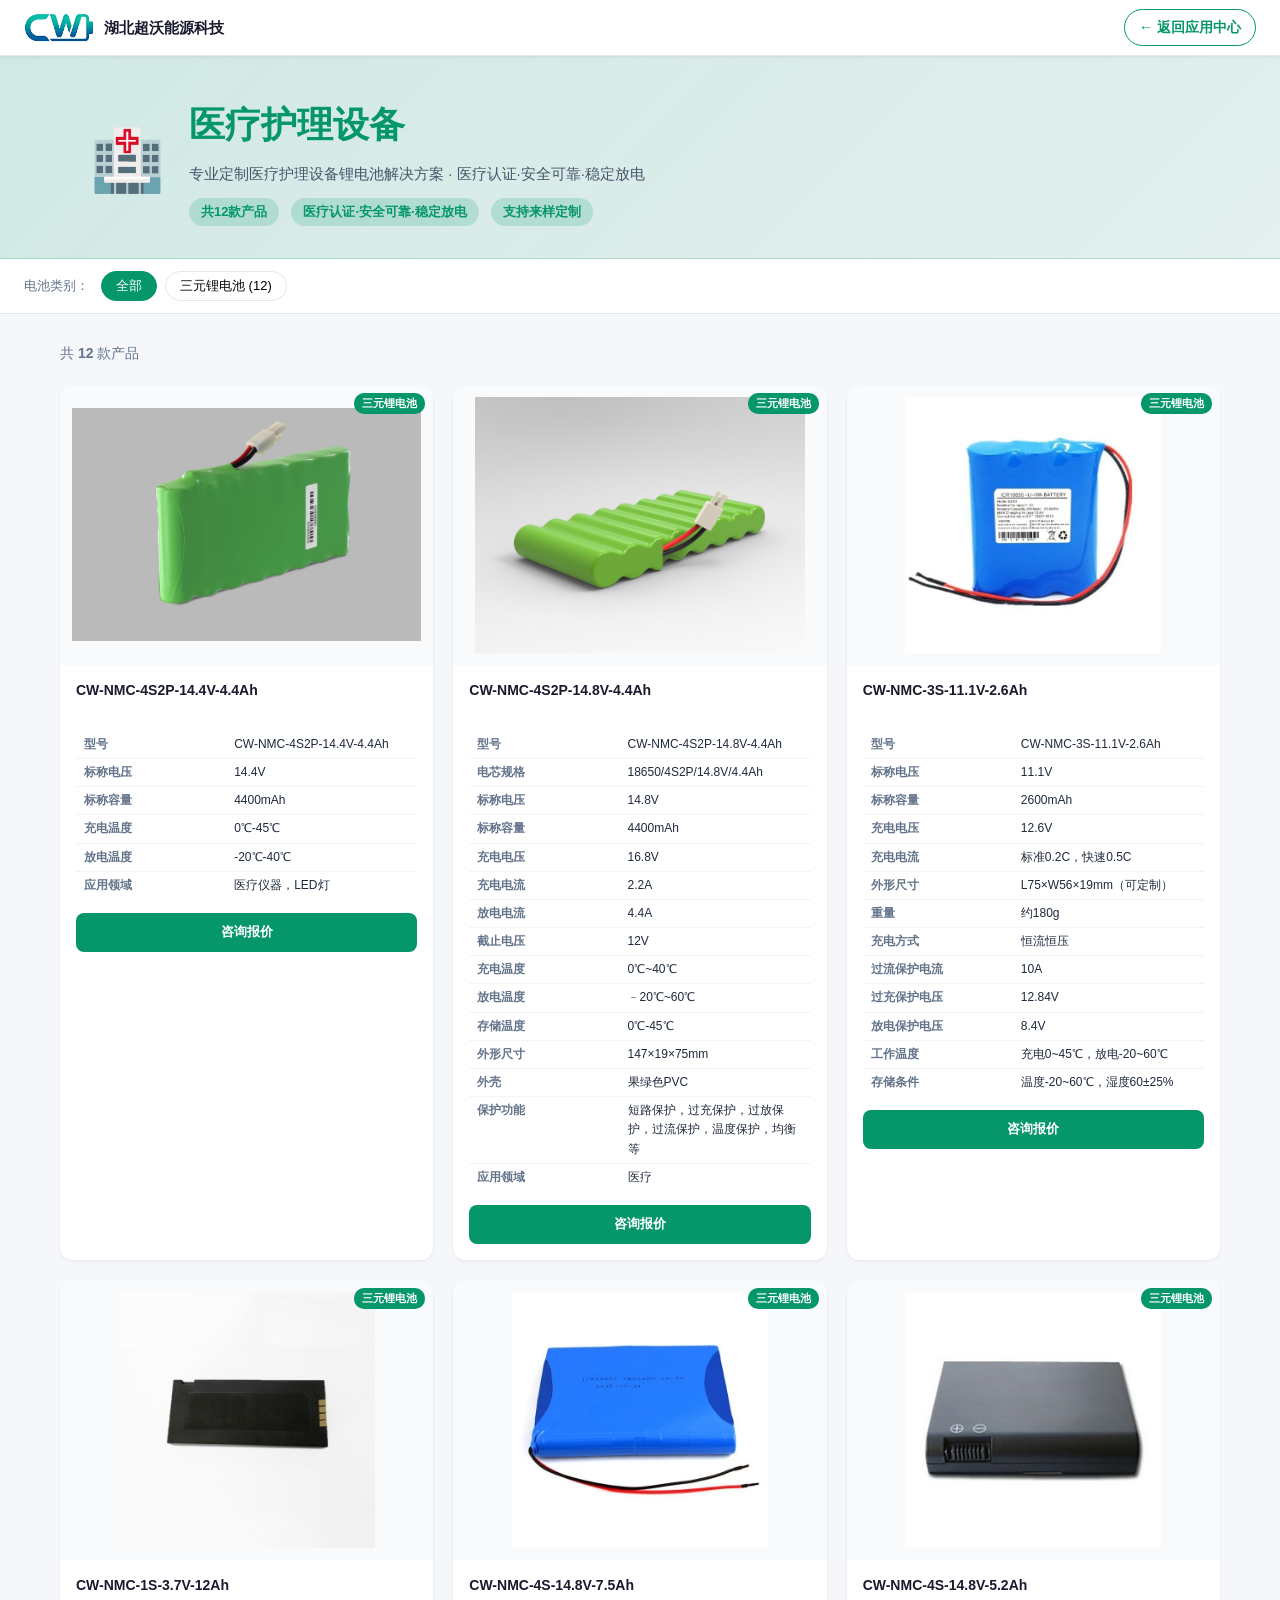
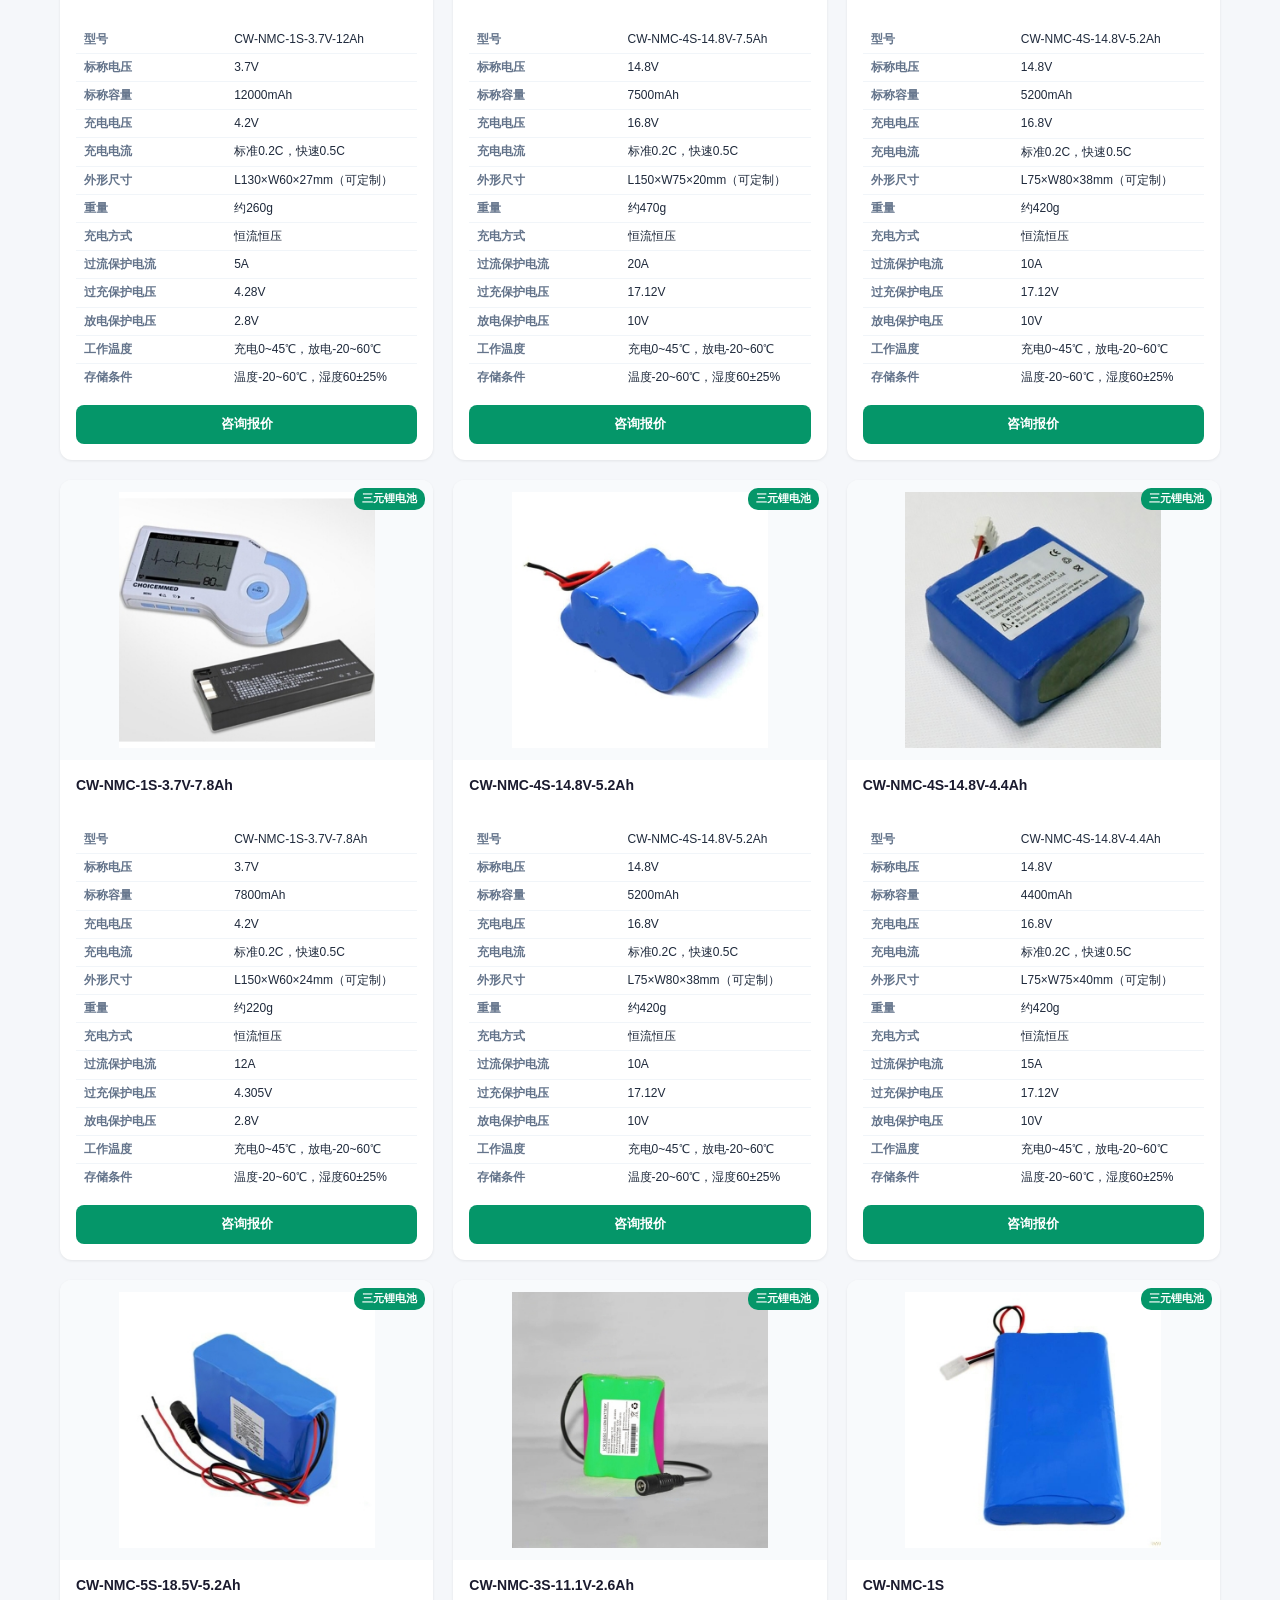
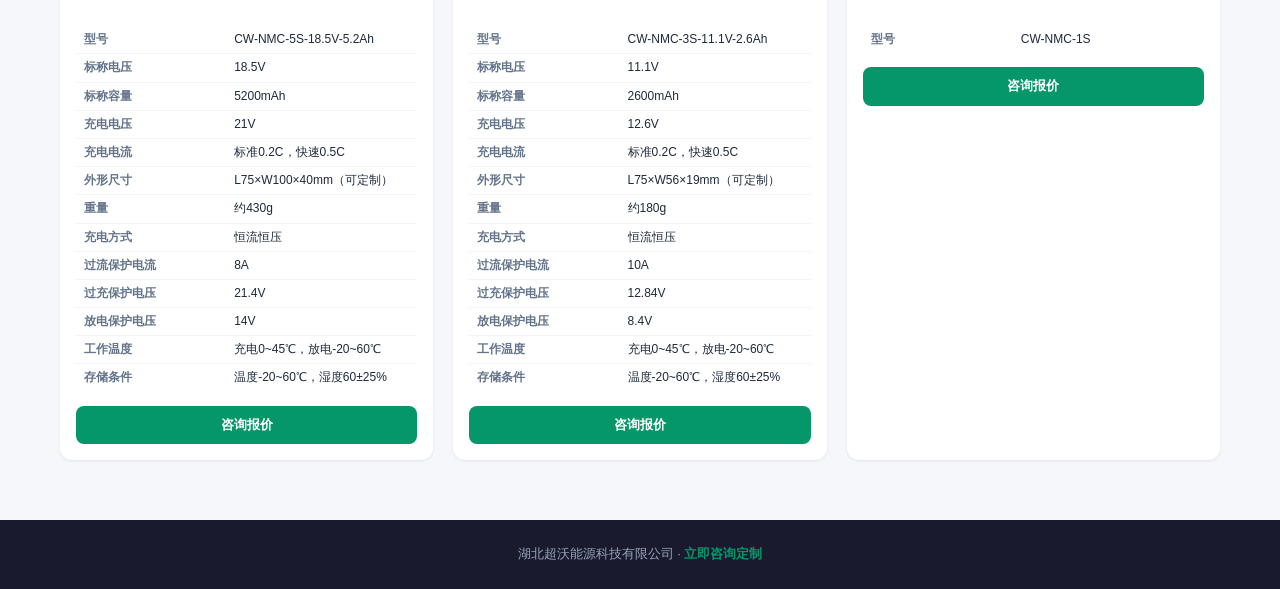
<file: battery-apps/medical.html>
<!DOCTYPE html>
<html lang="zh-CN">
<head>
<meta charset="UTF-8">
<meta name="viewport" content="width=device-width,initial-scale=1.0">
<title>🏥 医疗护理设备 | 湖北超沃能源科技</title>
<meta name="description" content="超沃能源医疗护理设备锂电池定制方案：医疗认证·安全可靠·稳定放电。共12款产品，支持来样开发。">
<link rel="icon" href="../img/CWNY.png">
<style>
:root{--c:#059669;--c08:rgba(5,150,105,0.08);--c10:rgba(5,150,105,0.10);--c15:rgba(5,150,105,0.15);--c18:rgba(5,150,105,0.18);--c20:rgba(5,150,105,0.20);}
*,*::before,*::after{box-sizing:border-box;margin:0;padding:0}
body{font-family:-apple-system,BlinkMacSystemFont,'Segoe UI','PingFang SC','Hiragino Sans GB',sans-serif;background:#f5f7fa;color:#1a1a2e;line-height:1.6}
a{color:inherit;text-decoration:none}
img{max-width:100%;display:block}
.topbar{background:#fff;border-bottom:1px solid #e2e8f0;padding:0 24px;height:56px;display:flex;align-items:center;justify-content:space-between;position:sticky;top:0;z-index:100;box-shadow:0 1px 3px rgba(0,0,0,.08)}
.topbar-brand{display:flex;align-items:center;gap:10px;font-weight:700;font-size:15px;color:#1a1a2e}
.topbar-brand img{height:32px;width:auto}
.topbar-back{display:flex;align-items:center;gap:6px;font-size:14px;font-weight:600;padding:6px 14px;border:1.5px solid var(--c);border-radius:20px;transition:all .2s;color:var(--c)}
.topbar-back:hover{background:var(--c);color:#fff}
.hero{background:linear-gradient(135deg,var(--c15) 0%,var(--c08) 100%);border-bottom:1px solid var(--c20);padding:40px 24px 32px}
.hero-inner{max-width:1100px;margin:0 auto;display:flex;align-items:center;gap:24px}
.hero-icon{font-size:60px;line-height:1;flex-shrink:0}
.hero-text h1{font-size:clamp(22px,4vw,36px);font-weight:800;color:var(--c);margin-bottom:8px}
.hero-text p{font-size:15px;color:#475569;max-width:500px}
.hero-meta{display:flex;gap:12px;margin-top:12px;flex-wrap:wrap}
.hero-tag{background:var(--c18);color:var(--c);padding:4px 12px;border-radius:20px;font-size:13px;font-weight:600}
.filter-bar{background:#fff;border-bottom:1px solid #e2e8f0;padding:12px 24px;display:flex;gap:8px;flex-wrap:wrap;align-items:center;position:sticky;top:56px;z-index:90}
.filter-label{font-size:13px;color:#64748b;margin-right:4px}
.filter-btn{padding:5px 14px;border-radius:20px;border:1.5px solid #e2e8f0;background:#fff;font-size:13px;cursor:pointer;transition:all .15s;white-space:nowrap}
.filter-btn.active,.filter-btn:hover{border-color:var(--c);background:var(--c);color:#fff}
.main{max-width:1200px;margin:0 auto;padding:28px 20px 60px}
.grid-info{display:flex;justify-content:space-between;align-items:center;margin-bottom:20px;flex-wrap:wrap;gap:8px}
.grid-count{font-size:14px;color:#64748b}
.product-grid{display:grid;grid-template-columns:repeat(auto-fill,minmax(300px,1fr));gap:20px}
.product-card{background:#fff;border-radius:12px;overflow:hidden;box-shadow:0 1px 3px rgba(0,0,0,.08);transition:all .2s;display:flex;flex-direction:column}
.product-card:hover{box-shadow:0 6px 20px rgba(0,0,0,.12);transform:translateY(-2px)}
.product-card.hidden{display:none}
.card-img{position:relative;background:#f8fafc;aspect-ratio:4/3;overflow:hidden;display:flex;align-items:center;justify-content:center}
.card-img img{width:100%;height:100%;object-fit:contain;padding:12px;transition:transform .3s}
.product-card:hover .card-img img{transform:scale(1.05)}
.img-fallback{width:100%;height:100%;display:flex;align-items:center;justify-content:center;background:linear-gradient(135deg,var(--c10),var(--c20))}
.img-fallback span{font-size:40px;font-weight:800;color:var(--c);opacity:.4}
.cat-badge{position:absolute;top:8px;right:8px;background:var(--c);color:#fff;font-size:11px;padding:2px 8px;border-radius:10px;font-weight:600}
.card-body{padding:16px;display:flex;flex-direction:column;flex:1}
.card-title{font-size:14px;font-weight:700;color:#1a1a2e;margin-bottom:12px;line-height:1.4;min-height:38px}
.spec-table{width:100%;border-collapse:collapse;font-size:12px;flex:1}
.spec-table th,.spec-table td{padding:4px 8px;border-bottom:1px solid #f1f5f9;text-align:left;vertical-align:top}
.spec-table th{width:44%;color:#64748b;font-weight:600;white-space:nowrap}
.spec-table td{color:#1e293b;font-weight:500}
.spec-table tr:last-child th,.spec-table tr:last-child td{border-bottom:none}
.no-spec{font-size:12px;color:#94a3b8;padding:8px 0;line-height:1.5;flex:1}
.btn-inquire{display:block;margin-top:14px;text-align:center;padding:9px;background:var(--c);color:#fff;border-radius:8px;font-size:13px;font-weight:700;transition:opacity .15s}
.btn-inquire:hover{opacity:.85}
.empty-state{grid-column:1/-1;text-align:center;padding:60px 20px;color:#94a3b8}
.empty-state span{font-size:48px;display:block;margin-bottom:12px}
.footer{background:#1a1a2e;color:#94a3b8;text-align:center;padding:24px;font-size:13px}
.footer a{color:var(--c);font-weight:600}
@media(max-width:640px){
  .hero-inner{flex-direction:column;text-align:center}
  .hero-meta{justify-content:center}
  .product-grid{grid-template-columns:1fr}
  .filter-bar{top:56px;padding:10px 16px}
}

</style>
</head>
<body>
<nav class="topbar">
  <a href="../index.html" class="topbar-brand">
    <img src="../img/CWNY.png" alt="超沃能源">
    <span>湖北超沃能源科技</span>
  </a>
  <a href="../index.html#applications" class="topbar-back">← 返回应用中心</a>
</nav>
<div class="hero">
  <div class="hero-inner">
    <div class="hero-icon">🏥</div>
    <div class="hero-text">
      <h1>医疗护理设备</h1>
      <p>专业定制医疗护理设备锂电池解决方案 · 医疗认证·安全可靠·稳定放电</p>
      <div class="hero-meta">
        <span class="hero-tag">共12款产品</span>
        <span class="hero-tag">医疗认证·安全可靠·稳定放电</span>
        <span class="hero-tag">支持来样定制</span>
      </div>
    </div>
  </div>
</div>
<div class="filter-bar">
  <span class="filter-label">电池类别：</span>
  <button class="filter-btn active" data-cat="all">全部</button><button class="filter-btn" data-cat="三元锂电池">三元锂电池&nbsp;(12)</button>
</div>
<main class="main">
  <div class="grid-info">
    <span class="grid-count">共 <strong id="visible-count">12</strong> 款产品</span>
  </div>
  <div class="product-grid" id="product-grid">
    <div class="product-card" data-category="三元锂电池"><div class="card-img"><img src="../电池产品图片及规格书/14.4V 4400mAh 18650-4S2P 医疗仪器锂电池.jpg" alt="CW-NMC-4S2P-14.4V-4.4Ah" loading="lazy" onerror="this.style.display='none';this.nextElementSibling.style.display='flex'"><div class="img-fallback" style="display:none"><span>三元</span></div><span class="cat-badge">三元锂电池</span></div><div class="card-body"><h3 class="card-title">CW-NMC-4S2P-14.4V-4.4Ah</h3><div class="card-params"><table class="spec-table"><tr><th>型号</th><td>CW-NMC-4S2P-14.4V-4.4Ah</td></tr><tr><th>标称电压</th><td>14.4V</td></tr><tr><th>标称容量</th><td>4400mAh</td></tr><tr><th>充电温度</th><td>0℃-45℃</td></tr><tr><th>放电温度</th><td>-20℃-40℃</td></tr><tr><th>应用领域</th><td>医疗仪器，LED灯</td></tr></table></div><a href="../index.html#contact" class="btn-inquire">咨询报价</a></div></div>
<div class="product-card" data-category="三元锂电池"><div class="card-img"><img src="../电池产品图片及规格书/14.8V4400mAh医疗电池.jpg" alt="CW-NMC-4S2P-14.8V-4.4Ah" loading="lazy" onerror="this.style.display='none';this.nextElementSibling.style.display='flex'"><div class="img-fallback" style="display:none"><span>三元</span></div><span class="cat-badge">三元锂电池</span></div><div class="card-body"><h3 class="card-title">CW-NMC-4S2P-14.8V-4.4Ah</h3><div class="card-params"><table class="spec-table"><tr><th>型号</th><td>CW-NMC-4S2P-14.8V-4.4Ah</td></tr><tr><th>电芯规格</th><td>18650/4S2P/14.8V/4.4Ah</td></tr><tr><th>标称电压</th><td>14.8V</td></tr><tr><th>标称容量</th><td>4400mAh</td></tr><tr><th>充电电压</th><td>16.8V</td></tr><tr><th>充电电流</th><td>2.2A</td></tr><tr><th>放电电流</th><td>4.4A</td></tr><tr><th>截止电压</th><td>12V</td></tr><tr><th>充电温度</th><td>0℃~40℃</td></tr><tr><th>放电温度</th><td>﹣20℃~60℃</td></tr><tr><th>存储温度</th><td>0℃-45℃</td></tr><tr><th>外形尺寸</th><td>147×19×75mm</td></tr><tr><th>外壳</th><td>果绿色PVC</td></tr><tr><th>保护功能</th><td>短路保护，过充保护，过放保护，过流保护，温度保护，均衡等</td></tr><tr><th>应用领域</th><td>医疗</td></tr></table></div><a href="../index.html#contact" class="btn-inquire">咨询报价</a></div></div>
<div class="product-card" data-category="三元锂电池"><div class="card-img"><img src="../电池产品图片及规格书/三元锂电池-医疗护理-B超机电池.jpg" alt="CW-NMC-3S-11.1V-2.6Ah" loading="lazy" onerror="this.style.display='none';this.nextElementSibling.style.display='flex'"><div class="img-fallback" style="display:none"><span>三元</span></div><span class="cat-badge">三元锂电池</span></div><div class="card-body"><h3 class="card-title">CW-NMC-3S-11.1V-2.6Ah</h3><div class="card-params"><table class="spec-table"><tr><th>型号</th><td>CW-NMC-3S-11.1V-2.6Ah</td></tr><tr><th>标称电压</th><td>11.1V</td></tr><tr><th>标称容量</th><td>2600mAh</td></tr><tr><th>充电电压</th><td>12.6V</td></tr><tr><th>充电电流</th><td>标准0.2C，快速0.5C</td></tr><tr><th>外形尺寸</th><td>L75×W56×19mm（可定制）</td></tr><tr><th>重量</th><td>约180g</td></tr><tr><th>充电方式</th><td>恒流恒压</td></tr><tr><th>过流保护电流</th><td>10A</td></tr><tr><th>过充保护电压</th><td>12.84V</td></tr><tr><th>放电保护电压</th><td>8.4V</td></tr><tr><th>工作温度</th><td>充电0~45℃，放电-20~60℃</td></tr><tr><th>存储条件</th><td>温度-20~60℃，湿度60±25%</td></tr></table></div><a href="../index.html#contact" class="btn-inquire">咨询报价</a></div></div>
<div class="product-card" data-category="三元锂电池"><div class="card-img"><img src="../电池产品图片及规格书/光固化机电池.jpg" alt="CW-NMC-1S-3.7V-12Ah" loading="lazy" onerror="this.style.display='none';this.nextElementSibling.style.display='flex'"><div class="img-fallback" style="display:none"><span>三元</span></div><span class="cat-badge">三元锂电池</span></div><div class="card-body"><h3 class="card-title">CW-NMC-1S-3.7V-12Ah</h3><div class="card-params"><table class="spec-table"><tr><th>型号</th><td>CW-NMC-1S-3.7V-12Ah</td></tr><tr><th>标称电压</th><td>3.7V</td></tr><tr><th>标称容量</th><td>12000mAh</td></tr><tr><th>充电电压</th><td>4.2V</td></tr><tr><th>充电电流</th><td>标准0.2C，快速0.5C</td></tr><tr><th>外形尺寸</th><td>L130×W60×27mm（可定制）</td></tr><tr><th>重量</th><td>约260g</td></tr><tr><th>充电方式</th><td>恒流恒压</td></tr><tr><th>过流保护电流</th><td>5A</td></tr><tr><th>过充保护电压</th><td>4.28V</td></tr><tr><th>放电保护电压</th><td>2.8V</td></tr><tr><th>工作温度</th><td>充电0~45℃，放电-20~60℃</td></tr><tr><th>存储条件</th><td>温度-20~60℃，湿度60±25%</td></tr></table></div><a href="../index.html#contact" class="btn-inquire">咨询报价</a></div></div>
<div class="product-card" data-category="三元锂电池"><div class="card-img"><img src="../电池产品图片及规格书/医疗美容仪锂电池.jpg" alt="CW-NMC-4S-14.8V-7.5Ah" loading="lazy" onerror="this.style.display='none';this.nextElementSibling.style.display='flex'"><div class="img-fallback" style="display:none"><span>三元</span></div><span class="cat-badge">三元锂电池</span></div><div class="card-body"><h3 class="card-title">CW-NMC-4S-14.8V-7.5Ah</h3><div class="card-params"><table class="spec-table"><tr><th>型号</th><td>CW-NMC-4S-14.8V-7.5Ah</td></tr><tr><th>标称电压</th><td>14.8V</td></tr><tr><th>标称容量</th><td>7500mAh</td></tr><tr><th>充电电压</th><td>16.8V</td></tr><tr><th>充电电流</th><td>标准0.2C，快速0.5C</td></tr><tr><th>外形尺寸</th><td>L150×W75×20mm（可定制）</td></tr><tr><th>重量</th><td>约470g</td></tr><tr><th>充电方式</th><td>恒流恒压</td></tr><tr><th>过流保护电流</th><td>20A</td></tr><tr><th>过充保护电压</th><td>17.12V</td></tr><tr><th>放电保护电压</th><td>10V</td></tr><tr><th>工作温度</th><td>充电0~45℃，放电-20~60℃</td></tr><tr><th>存储条件</th><td>温度-20~60℃，湿度60±25%</td></tr></table></div><a href="../index.html#contact" class="btn-inquire">咨询报价</a></div></div>
<div class="product-card" data-category="三元锂电池"><div class="card-img"><img src="../电池产品图片及规格书/康复仪锂电池.jpg" alt="CW-NMC-4S-14.8V-5.2Ah" loading="lazy" onerror="this.style.display='none';this.nextElementSibling.style.display='flex'"><div class="img-fallback" style="display:none"><span>三元</span></div><span class="cat-badge">三元锂电池</span></div><div class="card-body"><h3 class="card-title">CW-NMC-4S-14.8V-5.2Ah</h3><div class="card-params"><table class="spec-table"><tr><th>型号</th><td>CW-NMC-4S-14.8V-5.2Ah</td></tr><tr><th>标称电压</th><td>14.8V</td></tr><tr><th>标称容量</th><td>5200mAh</td></tr><tr><th>充电电压</th><td>16.8V</td></tr><tr><th>充电电流</th><td>标准0.2C，快速0.5C</td></tr><tr><th>外形尺寸</th><td>L75×W80×38mm（可定制）</td></tr><tr><th>重量</th><td>约420g</td></tr><tr><th>充电方式</th><td>恒流恒压</td></tr><tr><th>过流保护电流</th><td>10A</td></tr><tr><th>过充保护电压</th><td>17.12V</td></tr><tr><th>放电保护电压</th><td>10V</td></tr><tr><th>工作温度</th><td>充电0~45℃，放电-20~60℃</td></tr><tr><th>存储条件</th><td>温度-20~60℃，湿度60±25%</td></tr></table></div><a href="../index.html#contact" class="btn-inquire">咨询报价</a></div></div>
<div class="product-card" data-category="三元锂电池"><div class="card-img"><img src="../电池产品图片及规格书/心电监护仪锂电池.jpg" alt="CW-NMC-1S-3.7V-7.8Ah" loading="lazy" onerror="this.style.display='none';this.nextElementSibling.style.display='flex'"><div class="img-fallback" style="display:none"><span>三元</span></div><span class="cat-badge">三元锂电池</span></div><div class="card-body"><h3 class="card-title">CW-NMC-1S-3.7V-7.8Ah</h3><div class="card-params"><table class="spec-table"><tr><th>型号</th><td>CW-NMC-1S-3.7V-7.8Ah</td></tr><tr><th>标称电压</th><td>3.7V</td></tr><tr><th>标称容量</th><td>7800mAh</td></tr><tr><th>充电电压</th><td>4.2V</td></tr><tr><th>充电电流</th><td>标准0.2C，快速0.5C</td></tr><tr><th>外形尺寸</th><td>L150×W60×24mm（可定制）</td></tr><tr><th>重量</th><td>约220g</td></tr><tr><th>充电方式</th><td>恒流恒压</td></tr><tr><th>过流保护电流</th><td>12A</td></tr><tr><th>过充保护电压</th><td>4.305V</td></tr><tr><th>放电保护电压</th><td>2.8V</td></tr><tr><th>工作温度</th><td>充电0~45℃，放电-20~60℃</td></tr><tr><th>存储条件</th><td>温度-20~60℃，湿度60±25%</td></tr></table></div><a href="../index.html#contact" class="btn-inquire">咨询报价</a></div></div>
<div class="product-card" data-category="三元锂电池"><div class="card-img"><img src="../电池产品图片及规格书/激光治疗仪电池.jpg" alt="CW-NMC-4S-14.8V-5.2Ah" loading="lazy" onerror="this.style.display='none';this.nextElementSibling.style.display='flex'"><div class="img-fallback" style="display:none"><span>三元</span></div><span class="cat-badge">三元锂电池</span></div><div class="card-body"><h3 class="card-title">CW-NMC-4S-14.8V-5.2Ah</h3><div class="card-params"><table class="spec-table"><tr><th>型号</th><td>CW-NMC-4S-14.8V-5.2Ah</td></tr><tr><th>标称电压</th><td>14.8V</td></tr><tr><th>标称容量</th><td>5200mAh</td></tr><tr><th>充电电压</th><td>16.8V</td></tr><tr><th>充电电流</th><td>标准0.2C，快速0.5C</td></tr><tr><th>外形尺寸</th><td>L75×W80×38mm（可定制）</td></tr><tr><th>重量</th><td>约420g</td></tr><tr><th>充电方式</th><td>恒流恒压</td></tr><tr><th>过流保护电流</th><td>10A</td></tr><tr><th>过充保护电压</th><td>17.12V</td></tr><tr><th>放电保护电压</th><td>10V</td></tr><tr><th>工作温度</th><td>充电0~45℃，放电-20~60℃</td></tr><tr><th>存储条件</th><td>温度-20~60℃，湿度60±25%</td></tr></table></div><a href="../index.html#contact" class="btn-inquire">咨询报价</a></div></div>
<div class="product-card" data-category="三元锂电池"><div class="card-img"><img src="../电池产品图片及规格书/激光采血仪电池.jpg" alt="CW-NMC-4S-14.8V-4.4Ah" loading="lazy" onerror="this.style.display='none';this.nextElementSibling.style.display='flex'"><div class="img-fallback" style="display:none"><span>三元</span></div><span class="cat-badge">三元锂电池</span></div><div class="card-body"><h3 class="card-title">CW-NMC-4S-14.8V-4.4Ah</h3><div class="card-params"><table class="spec-table"><tr><th>型号</th><td>CW-NMC-4S-14.8V-4.4Ah</td></tr><tr><th>标称电压</th><td>14.8V</td></tr><tr><th>标称容量</th><td>4400mAh</td></tr><tr><th>充电电压</th><td>16.8V</td></tr><tr><th>充电电流</th><td>标准0.2C，快速0.5C</td></tr><tr><th>外形尺寸</th><td>L75×W75×40mm（可定制）</td></tr><tr><th>重量</th><td>约420g</td></tr><tr><th>充电方式</th><td>恒流恒压</td></tr><tr><th>过流保护电流</th><td>15A</td></tr><tr><th>过充保护电压</th><td>17.12V</td></tr><tr><th>放电保护电压</th><td>10V</td></tr><tr><th>工作温度</th><td>充电0~45℃，放电-20~60℃</td></tr><tr><th>存储条件</th><td>温度-20~60℃，湿度60±25%</td></tr></table></div><a href="../index.html#contact" class="btn-inquire">咨询报价</a></div></div>
<div class="product-card" data-category="三元锂电池"><div class="card-img"><img src="../电池产品图片及规格书/输液泵仪器电池.jpg" alt="CW-NMC-5S-18.5V-5.2Ah" loading="lazy" onerror="this.style.display='none';this.nextElementSibling.style.display='flex'"><div class="img-fallback" style="display:none"><span>三元</span></div><span class="cat-badge">三元锂电池</span></div><div class="card-body"><h3 class="card-title">CW-NMC-5S-18.5V-5.2Ah</h3><div class="card-params"><table class="spec-table"><tr><th>型号</th><td>CW-NMC-5S-18.5V-5.2Ah</td></tr><tr><th>标称电压</th><td>18.5V</td></tr><tr><th>标称容量</th><td>5200mAh</td></tr><tr><th>充电电压</th><td>21V</td></tr><tr><th>充电电流</th><td>标准0.2C，快速0.5C</td></tr><tr><th>外形尺寸</th><td>L75×W100×40mm（可定制）</td></tr><tr><th>重量</th><td>约430g</td></tr><tr><th>充电方式</th><td>恒流恒压</td></tr><tr><th>过流保护电流</th><td>8A</td></tr><tr><th>过充保护电压</th><td>21.4V</td></tr><tr><th>放电保护电压</th><td>14V</td></tr><tr><th>工作温度</th><td>充电0~45℃，放电-20~60℃</td></tr><tr><th>存储条件</th><td>温度-20~60℃，湿度60±25%</td></tr></table></div><a href="../index.html#contact" class="btn-inquire">咨询报价</a></div></div>
<div class="product-card" data-category="三元锂电池"><div class="card-img"><img src="../电池产品图片及规格书/输液泵锂电池.jpg" alt="CW-NMC-3S-11.1V-2.6Ah" loading="lazy" onerror="this.style.display='none';this.nextElementSibling.style.display='flex'"><div class="img-fallback" style="display:none"><span>三元</span></div><span class="cat-badge">三元锂电池</span></div><div class="card-body"><h3 class="card-title">CW-NMC-3S-11.1V-2.6Ah</h3><div class="card-params"><table class="spec-table"><tr><th>型号</th><td>CW-NMC-3S-11.1V-2.6Ah</td></tr><tr><th>标称电压</th><td>11.1V</td></tr><tr><th>标称容量</th><td>2600mAh</td></tr><tr><th>充电电压</th><td>12.6V</td></tr><tr><th>充电电流</th><td>标准0.2C，快速0.5C</td></tr><tr><th>外形尺寸</th><td>L75×W56×19mm（可定制）</td></tr><tr><th>重量</th><td>约180g</td></tr><tr><th>充电方式</th><td>恒流恒压</td></tr><tr><th>过流保护电流</th><td>10A</td></tr><tr><th>过充保护电压</th><td>12.84V</td></tr><tr><th>放电保护电压</th><td>8.4V</td></tr><tr><th>工作温度</th><td>充电0~45℃，放电-20~60℃</td></tr><tr><th>存储条件</th><td>温度-20~60℃，湿度60±25%</td></tr></table></div><a href="../index.html#contact" class="btn-inquire">咨询报价</a></div></div>
<div class="product-card" data-category="三元锂电池"><div class="card-img"><img src="../电池产品图片及规格书/麻醉机电池.jpg" alt="CW-NMC-1S" loading="lazy" onerror="this.style.display='none';this.nextElementSibling.style.display='flex'"><div class="img-fallback" style="display:none"><span>三元</span></div><span class="cat-badge">三元锂电池</span></div><div class="card-body"><h3 class="card-title">CW-NMC-1S</h3><div class="card-params"><table class="spec-table"><tr><th>型号</th><td>CW-NMC-1S</td></tr></table></div><a href="../index.html#contact" class="btn-inquire">咨询报价</a></div></div>
    <div class="empty-state" id="empty-state" style="display:none">
      <span>🔍</span><p>没有找到该分类的产品</p>
    </div>
  </div>
</main>
<footer class="footer">
  <p>湖北超沃能源科技有限公司 · <a href="../index.html#contact">立即咨询定制</a></p>
</footer>
<script>
(function(){
  const btns=document.querySelectorAll('.filter-btn');
  const cards=document.querySelectorAll('.product-card');
  const countEl=document.getElementById('visible-count');
  const emptyEl=document.getElementById('empty-state');
  btns.forEach(function(btn){
    btn.addEventListener('click',function(){
      btns.forEach(function(b){b.classList.remove('active');});
      btn.classList.add('active');
      const cat=btn.dataset.cat;
      let visible=0;
      cards.forEach(function(card){
        const match=cat==='all'||card.dataset.category===cat;
        card.classList.toggle('hidden',!match);
        if(match)visible++;
      });
      countEl.textContent=visible;
      emptyEl.style.display=visible===0?'block':'none';
    });
  });
})();
</script>
</body>
</html>
</file>
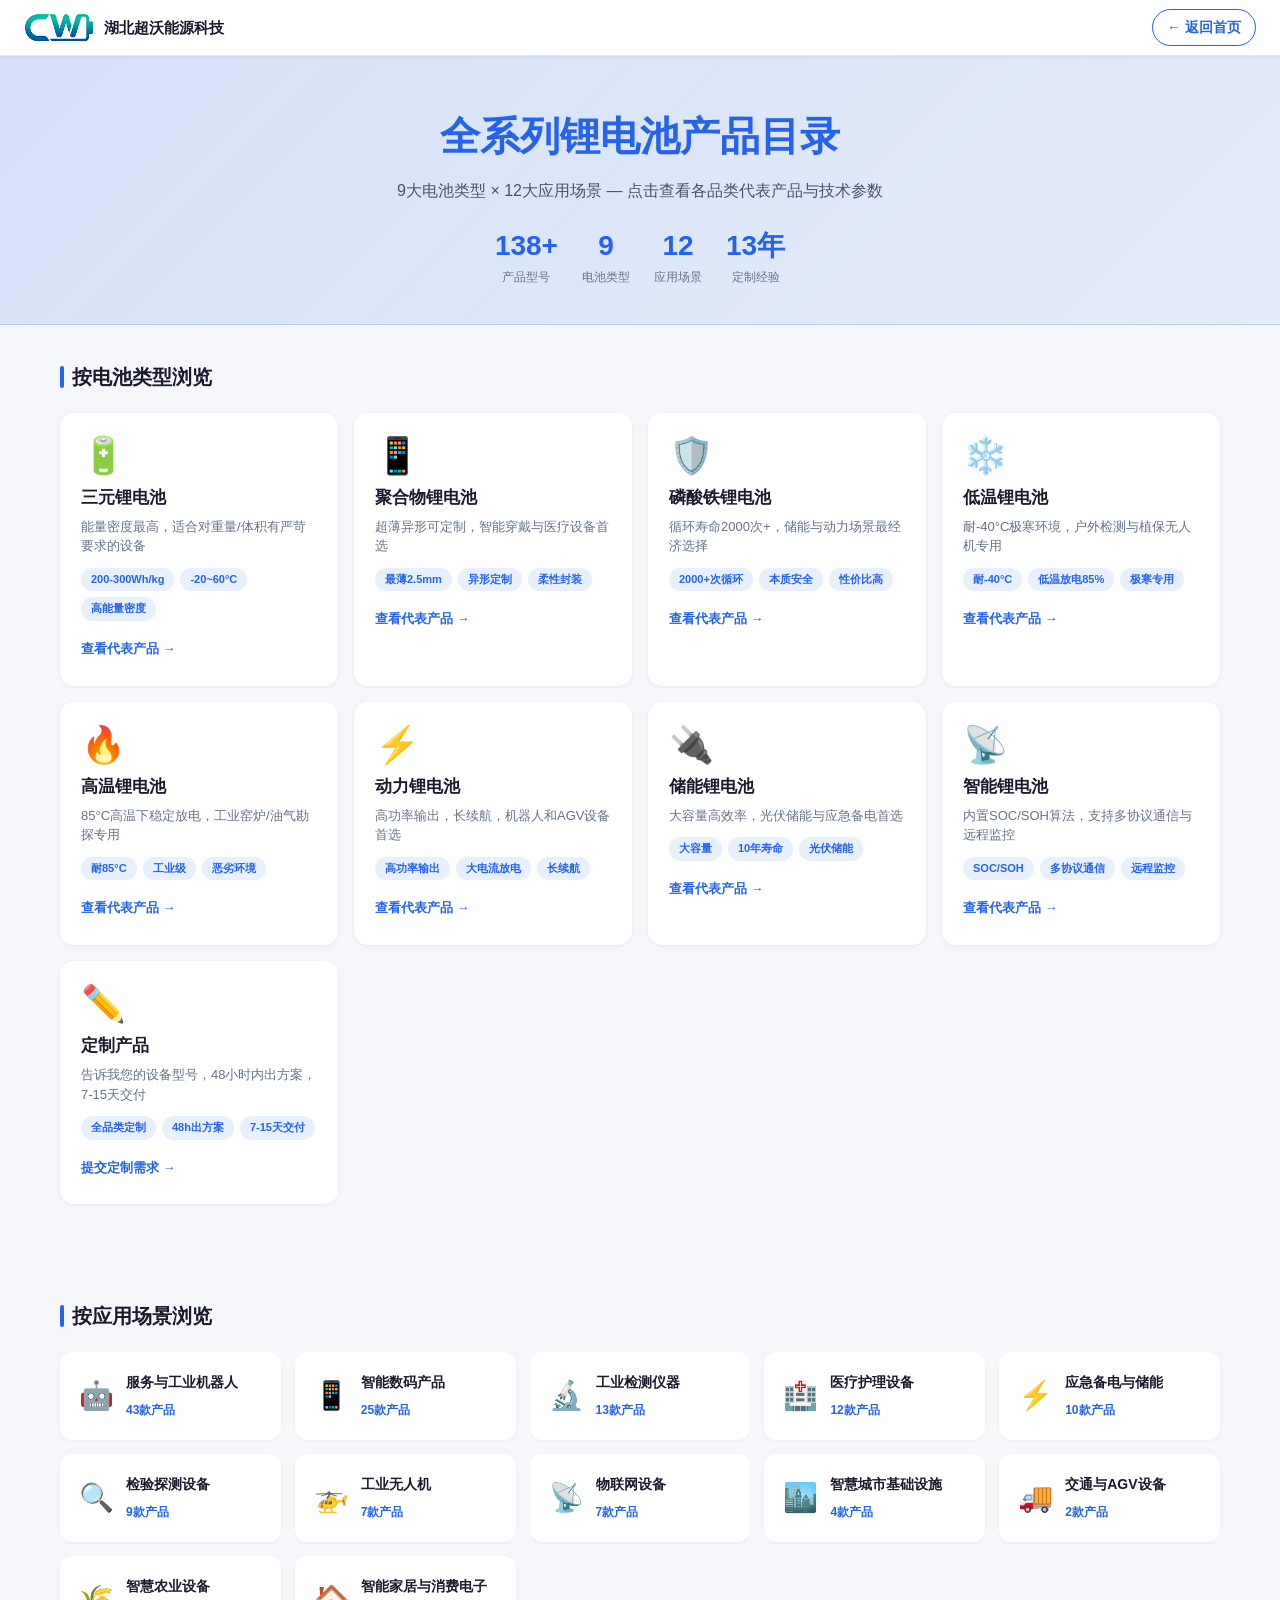
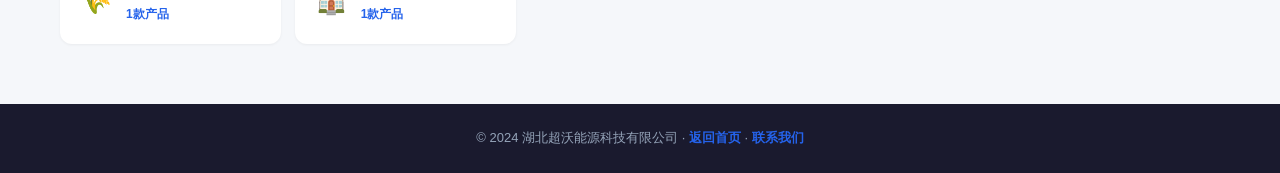
<file: battery-apps/products-all.html>
<!DOCTYPE html>
<html lang="zh-CN">
<head>
<meta charset="UTF-8">
<meta name="viewport" content="width=device-width,initial-scale=1.0">
<title>全系列锂电池产品目录 | 湖北超沃能源科技</title>
<meta name="description" content="超沃能源全系列锂电池产品目录：三元锂/聚合物/磷酸铁锂/低温/高温/动力/储能/智能/防爆/异形/锂亚电池，138款产品，按类型与应用场景分类浏览。">
<link rel="icon" href="../img/CWNY.png">
<style>
:root{--c:#2563eb;--c08:rgba(37,99,235,0.08);--c10:rgba(37,99,235,0.10);--c15:rgba(37,99,235,0.15);--c18:rgba(37,99,235,0.18);--c20:rgba(37,99,235,0.20);}
*,*::before,*::after{box-sizing:border-box;margin:0;padding:0}
body{font-family:-apple-system,BlinkMacSystemFont,'Segoe UI','PingFang SC','Hiragino Sans GB',sans-serif;background:#f5f7fa;color:#1a1a2e;line-height:1.6}
a{color:inherit;text-decoration:none}
img{max-width:100%;display:block}
.topbar{background:#fff;border-bottom:1px solid #e2e8f0;padding:0 24px;height:56px;display:flex;align-items:center;justify-content:space-between;position:sticky;top:0;z-index:100;box-shadow:0 1px 3px rgba(0,0,0,.08)}
.topbar-brand{display:flex;align-items:center;gap:10px;font-weight:700;font-size:15px;color:#1a1a2e}
.topbar-brand img{height:32px;width:auto}
.topbar-back{display:flex;align-items:center;gap:6px;font-size:14px;font-weight:600;padding:6px 14px;border:1.5px solid var(--c);border-radius:20px;transition:all .2s;color:var(--c)}
.topbar-back:hover{background:var(--c);color:#fff}

.hero{background:linear-gradient(135deg,var(--c15) 0%,var(--c08) 100%);border-bottom:1px solid var(--c20);padding:48px 24px 36px}
.hero-inner{max-width:1100px;margin:0 auto;text-align:center}
.hero h1{font-size:clamp(24px,4.5vw,40px);font-weight:800;color:var(--c);margin-bottom:10px}
.hero p{font-size:16px;color:#475569;max-width:600px;margin:0 auto}
.hero-stats{display:flex;gap:24px;justify-content:center;margin-top:20px;flex-wrap:wrap}
.hero-stat{text-align:center}
.hero-stat .num{font-size:28px;font-weight:800;color:var(--c)}
.hero-stat .label{font-size:12px;color:#64748b}

/* 电池类型区 */
.section{max-width:1200px;margin:0 auto;padding:36px 20px 20px}
.section-title{font-size:20px;font-weight:800;color:#1a1a2e;margin-bottom:20px;display:flex;align-items:center;gap:8px}
.section-title::before{content:'';display:inline-block;width:4px;height:22px;background:var(--c);border-radius:2px}

.type-grid{display:grid;grid-template-columns:repeat(auto-fill,minmax(260px,1fr));gap:16px;margin-bottom:40px}
.type-card{background:#fff;border-radius:14px;padding:24px 20px;box-shadow:0 1px 4px rgba(0,0,0,.06);transition:all .25s;border:1.5px solid transparent;position:relative;overflow:hidden}
.type-card:hover{box-shadow:0 8px 28px rgba(0,0,0,.1);transform:translateY(-3px);border-color:var(--c)}
.type-card::after{content:'';position:absolute;top:0;left:0;right:0;height:3px;background:linear-gradient(90deg,var(--c),#6c5ce7);opacity:0;transition:opacity .25s}
.type-card:hover::after{opacity:1}
.type-icon{font-size:36px;margin-bottom:10px;line-height:1}
.type-card h3{font-size:17px;font-weight:700;color:#1a1a2e;margin-bottom:6px}
.type-card p{font-size:13px;color:#64748b;margin-bottom:12px;line-height:1.5}
.type-features{display:flex;flex-wrap:wrap;gap:6px;margin-bottom:14px}
.type-tag{font-size:11px;font-weight:600;padding:3px 10px;border-radius:12px;background:var(--c10);color:var(--c)}
.type-link{display:inline-flex;align-items:center;gap:4px;font-size:13px;font-weight:600;color:var(--c);transition:gap .2s}
.type-card:hover .type-link{gap:8px}

/* 应用场景区 */
.app-grid{display:grid;grid-template-columns:repeat(auto-fill,minmax(200px,1fr));gap:14px;margin-bottom:40px}
.app-card{background:#fff;border-radius:12px;padding:18px;box-shadow:0 1px 3px rgba(0,0,0,.05);transition:all .2s;display:flex;align-items:center;gap:12px;border:1.5px solid transparent}
.app-card:hover{box-shadow:0 4px 16px rgba(0,0,0,.08);transform:translateY(-2px);border-color:var(--c)}
.app-icon{font-size:28px;flex-shrink:0}
.app-info h4{font-size:14px;font-weight:700;color:#1a1a2e;margin-bottom:2px}
.app-info span{font-size:12px;color:var(--c);font-weight:600}

.footer{background:#1a1a2e;color:#94a3b8;text-align:center;padding:24px;font-size:13px}
.footer a{color:var(--c);font-weight:600}

@media(max-width:768px){
  .type-grid{grid-template-columns:1fr 1fr}
  .app-grid{grid-template-columns:1fr 1fr}
}
@media(max-width:480px){
  .type-grid{grid-template-columns:1fr}
  .app-grid{grid-template-columns:1fr}
}
</style>
</head>
<body>

<nav class="topbar">
  <a href="../index.html" class="topbar-brand">
    <img src="../img/CWNY.png" alt="超沃能源">
    <span>湖北超沃能源科技</span>
  </a>
  <a href="../index.html" class="topbar-back">&larr; 返回首页</a>
</nav>

<div class="hero">
  <div class="hero-inner">
    <h1>全系列锂电池产品目录</h1>
    <p>9大电池类型 &times; 12大应用场景 &mdash; 点击查看各品类代表产品与技术参数</p>
    <div class="hero-stats">
      <div class="hero-stat"><div class="num">138+</div><div class="label">产品型号</div></div>
      <div class="hero-stat"><div class="num">9</div><div class="label">电池类型</div></div>
      <div class="hero-stat"><div class="num">12</div><div class="label">应用场景</div></div>
      <div class="hero-stat"><div class="num">13年</div><div class="label">定制经验</div></div>
    </div>
  </div>
</div>

<!-- 按电池类型浏览 -->
<div class="section">
  <div class="section-title">按电池类型浏览</div>
  <div class="type-grid">
    <a href="medical.html" class="type-card">
      <div class="type-icon">&#x1F50B;</div>
      <h3>三元锂电池</h3>
      <p>能量密度最高，适合对重量/体积有严苛要求的设备</p>
      <div class="type-features">
        <span class="type-tag">200-300Wh/kg</span>
        <span class="type-tag">-20~60&deg;C</span>
        <span class="type-tag">高能量密度</span>
      </div>
      <span class="type-link">查看代表产品 &rarr;</span>
    </a>

    <a href="digital.html" class="type-card">
      <div class="type-icon">&#x1F4F1;</div>
      <h3>聚合物锂电池</h3>
      <p>超薄异形可定制，智能穿戴与医疗设备首选</p>
      <div class="type-features">
        <span class="type-tag">最薄2.5mm</span>
        <span class="type-tag">异形定制</span>
        <span class="type-tag">柔性封装</span>
      </div>
      <span class="type-link">查看代表产品 &rarr;</span>
    </a>

    <a href="smartcity.html" class="type-card">
      <div class="type-icon">&#x1F6E1;&#xFE0F;</div>
      <h3>磷酸铁锂电池</h3>
      <p>循环寿命2000次+，储能与动力场景最经济选择</p>
      <div class="type-features">
        <span class="type-tag">2000+次循环</span>
        <span class="type-tag">本质安全</span>
        <span class="type-tag">性价比高</span>
      </div>
      <span class="type-link">查看代表产品 &rarr;</span>
    </a>

    <a href="instrument.html" class="type-card">
      <div class="type-icon">&#x2744;&#xFE0F;</div>
      <h3>低温锂电池</h3>
      <p>耐-40&deg;C极寒环境，户外检测与植保无人机专用</p>
      <div class="type-features">
        <span class="type-tag">耐-40&deg;C</span>
        <span class="type-tag">低温放电85%</span>
        <span class="type-tag">极寒专用</span>
      </div>
      <span class="type-link">查看代表产品 &rarr;</span>
    </a>

    <a href="detection.html" class="type-card">
      <div class="type-icon">&#x1F525;</div>
      <h3>高温锂电池</h3>
      <p>85&deg;C高温下稳定放电，工业窑炉/油气勘探专用</p>
      <div class="type-features">
        <span class="type-tag">耐85&deg;C</span>
        <span class="type-tag">工业级</span>
        <span class="type-tag">恶劣环境</span>
      </div>
      <span class="type-link">查看代表产品 &rarr;</span>
    </a>

    <a href="robot.html" class="type-card">
      <div class="type-icon">&#x26A1;</div>
      <h3>动力锂电池</h3>
      <p>高功率输出，长续航，机器人和AGV设备首选</p>
      <div class="type-features">
        <span class="type-tag">高功率输出</span>
        <span class="type-tag">大电流放电</span>
        <span class="type-tag">长续航</span>
      </div>
      <span class="type-link">查看代表产品 &rarr;</span>
    </a>

    <a href="energy.html" class="type-card">
      <div class="type-icon">&#x1F50C;</div>
      <h3>储能锂电池</h3>
      <p>大容量高效率，光伏储能与应急备电首选</p>
      <div class="type-features">
        <span class="type-tag">大容量</span>
        <span class="type-tag">10年寿命</span>
        <span class="type-tag">光伏储能</span>
      </div>
      <span class="type-link">查看代表产品 &rarr;</span>
    </a>

    <a href="iot.html" class="type-card">
      <div class="type-icon">&#x1F4E1;</div>
      <h3>智能锂电池</h3>
      <p>内置SOC/SOH算法，支持多协议通信与远程监控</p>
      <div class="type-features">
        <span class="type-tag">SOC/SOH</span>
        <span class="type-tag">多协议通信</span>
        <span class="type-tag">远程监控</span>
      </div>
      <span class="type-link">查看代表产品 &rarr;</span>
    </a>

    <a href="../index.html#contact" class="type-card">
      <div class="type-icon">&#x270F;&#xFE0F;</div>
      <h3>定制产品</h3>
      <p>告诉我您的设备型号，48小时内出方案，7-15天交付</p>
      <div class="type-features">
        <span class="type-tag">全品类定制</span>
        <span class="type-tag">48h出方案</span>
        <span class="type-tag">7-15天交付</span>
      </div>
      <span class="type-link">提交定制需求 &rarr;</span>
    </a>
  </div>
</div>

<!-- 按应用场景浏览 -->
<div class="section">
  <div class="section-title">按应用场景浏览</div>
  <div class="app-grid">
    <a href="robot.html" class="app-card">
      <div class="app-icon">&#x1F916;</div>
      <div class="app-info"><h4>服务与工业机器人</h4><span>43款产品</span></div>
    </a>
    <a href="digital.html" class="app-card">
      <div class="app-icon">&#x1F4F1;</div>
      <div class="app-info"><h4>智能数码产品</h4><span>25款产品</span></div>
    </a>
    <a href="instrument.html" class="app-card">
      <div class="app-icon">&#x1F52C;</div>
      <div class="app-info"><h4>工业检测仪器</h4><span>13款产品</span></div>
    </a>
    <a href="medical.html" class="app-card">
      <div class="app-icon">&#x1F3E5;</div>
      <div class="app-info"><h4>医疗护理设备</h4><span>12款产品</span></div>
    </a>
    <a href="energy.html" class="app-card">
      <div class="app-icon">&#x26A1;</div>
      <div class="app-info"><h4>应急备电与储能</h4><span>10款产品</span></div>
    </a>
    <a href="detection.html" class="app-card">
      <div class="app-icon">&#x1F50D;</div>
      <div class="app-info"><h4>检验探测设备</h4><span>9款产品</span></div>
    </a>
    <a href="drone.html" class="app-card">
      <div class="app-icon">&#x1F681;</div>
      <div class="app-info"><h4>工业无人机</h4><span>7款产品</span></div>
    </a>
    <a href="iot.html" class="app-card">
      <div class="app-icon">&#x1F4E1;</div>
      <div class="app-info"><h4>物联网设备</h4><span>7款产品</span></div>
    </a>
    <a href="smartcity.html" class="app-card">
      <div class="app-icon">&#x1F3D9;&#xFE0F;</div>
      <div class="app-info"><h4>智慧城市基础设施</h4><span>4款产品</span></div>
    </a>
    <a href="agv.html" class="app-card">
      <div class="app-icon">&#x1F69A;</div>
      <div class="app-info"><h4>交通与AGV设备</h4><span>2款产品</span></div>
    </a>
    <a href="agriculture.html" class="app-card">
      <div class="app-icon">&#x1F33E;</div>
      <div class="app-info"><h4>智慧农业设备</h4><span>1款产品</span></div>
    </a>
    <a href="consumer.html" class="app-card">
      <div class="app-icon">&#x1F3E0;</div>
      <div class="app-info"><h4>智能家居与消费电子</h4><span>1款产品</span></div>
    </a>
  </div>
</div>

<div class="footer">
  &copy; 2024 湖北超沃能源科技有限公司 &middot;
  <a href="../index.html">返回首页</a> &middot;
  <a href="../index.html#contact">联系我们</a>
</div>

</body>
</html>
</file>
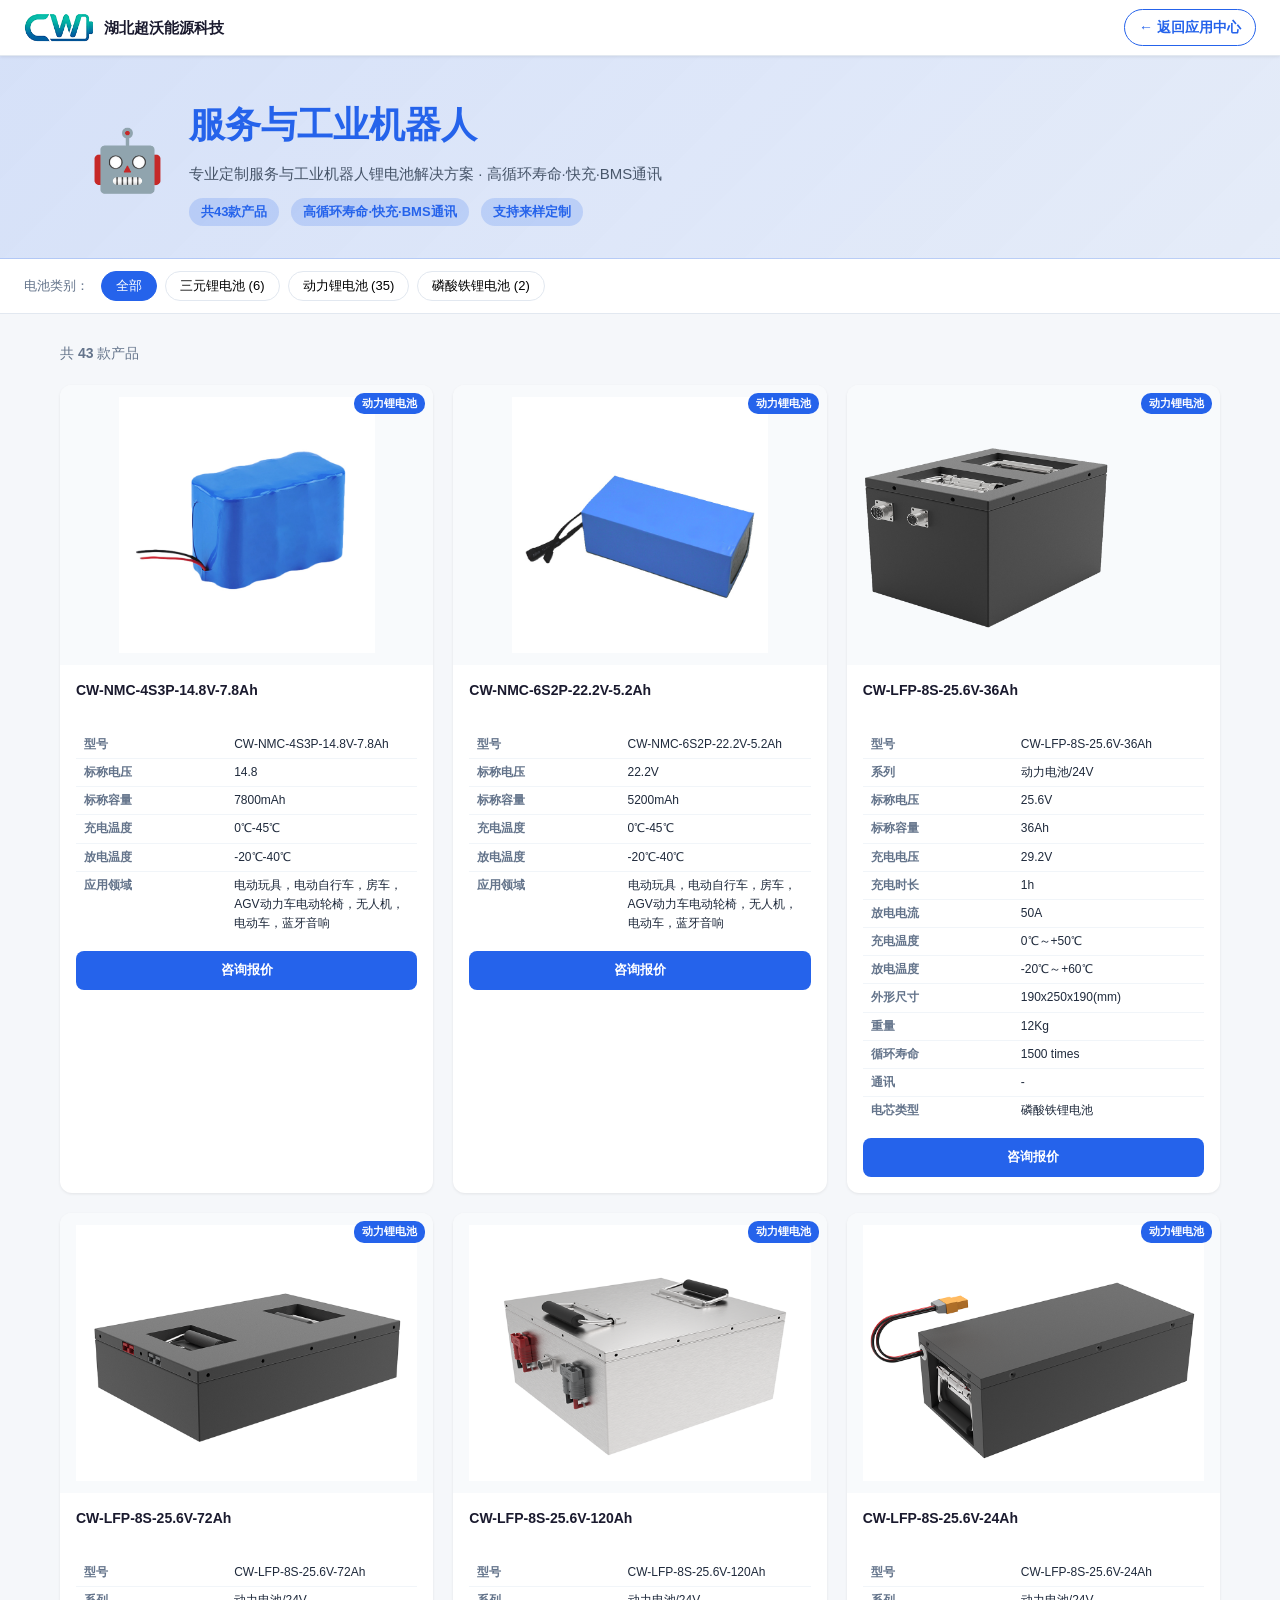
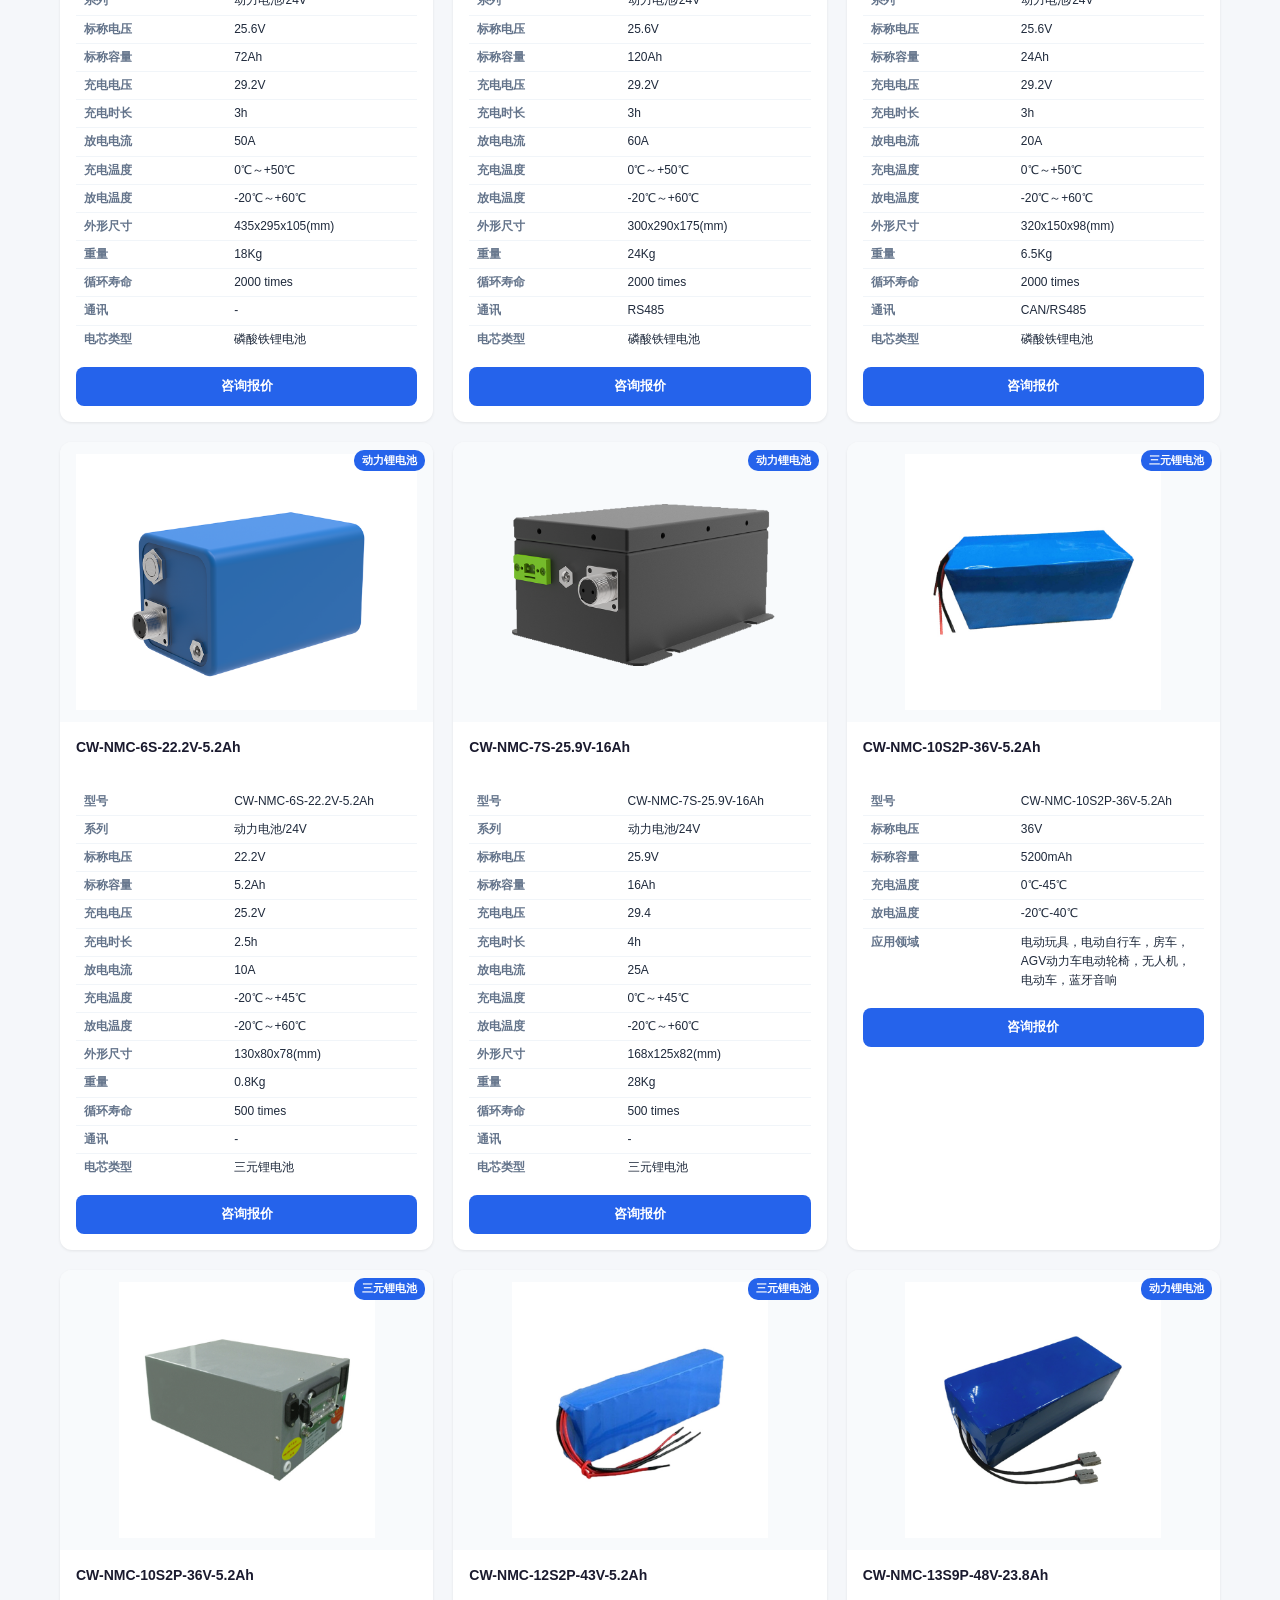
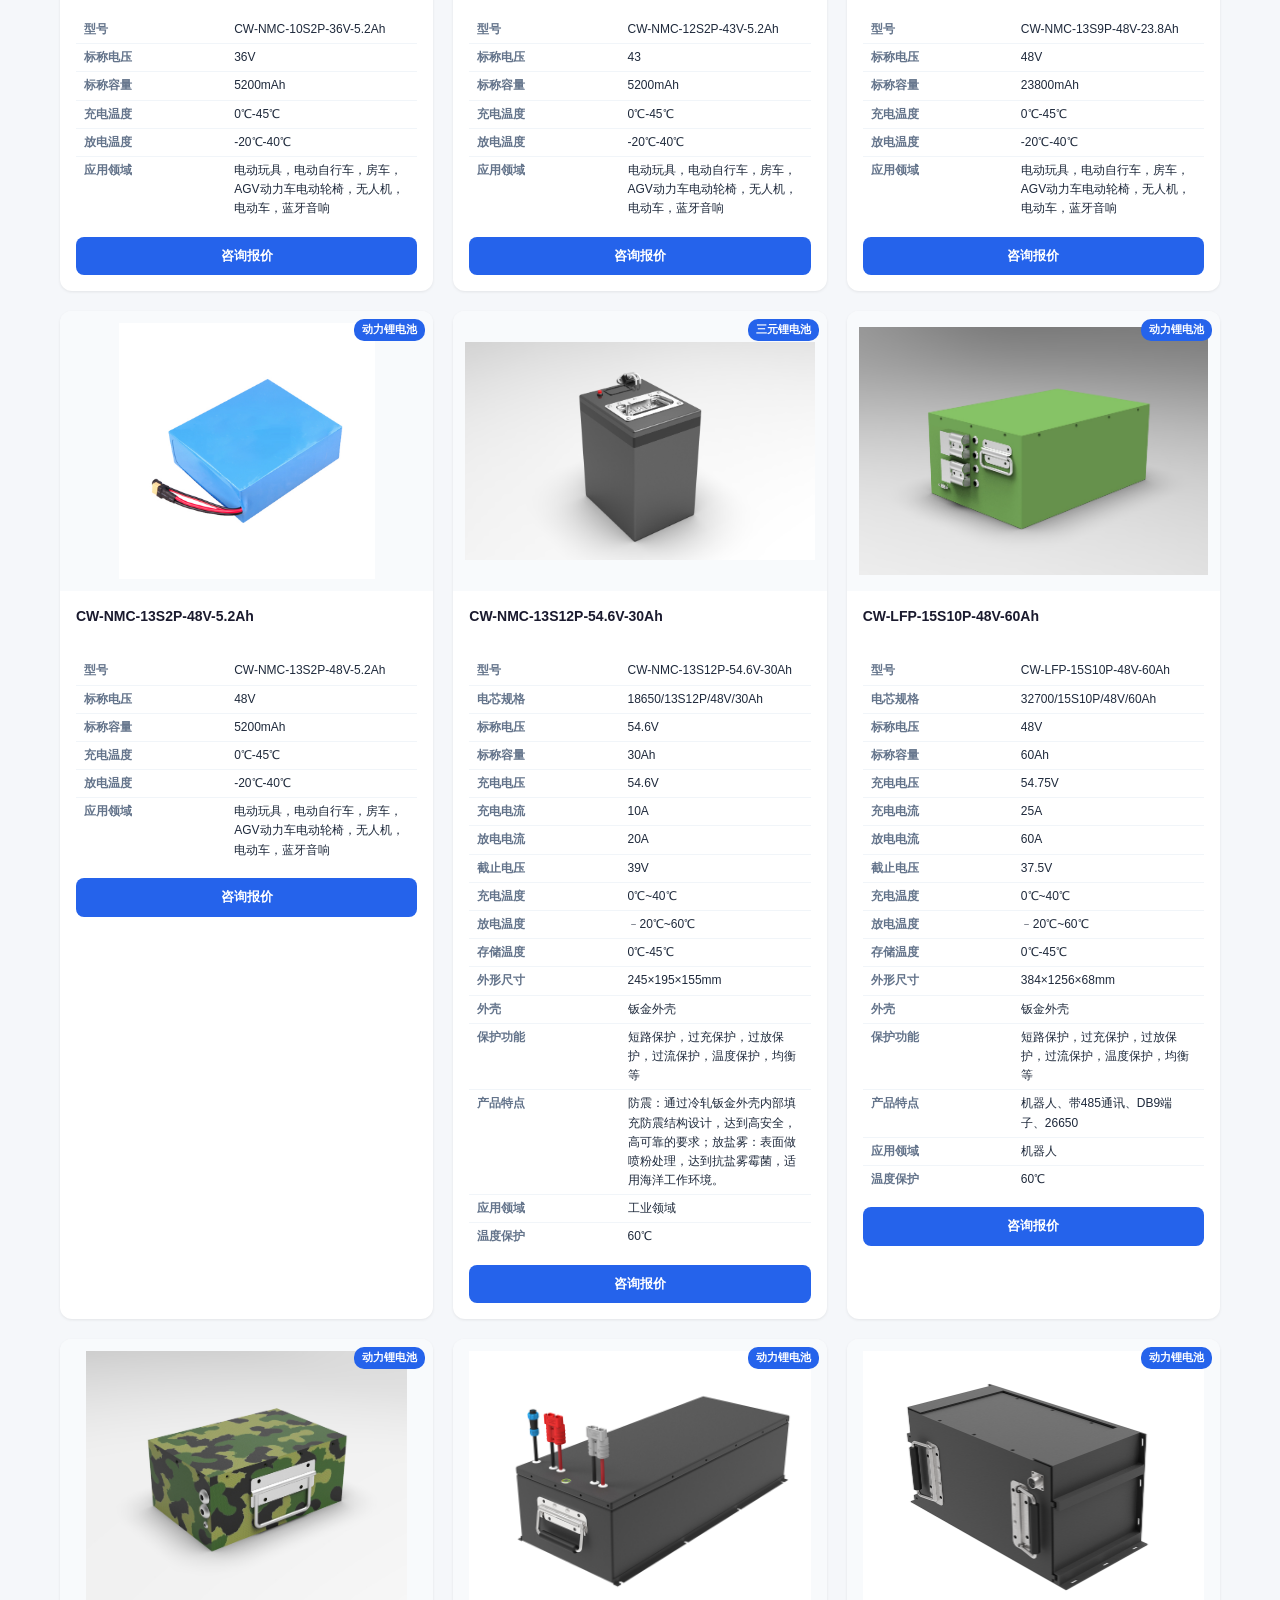
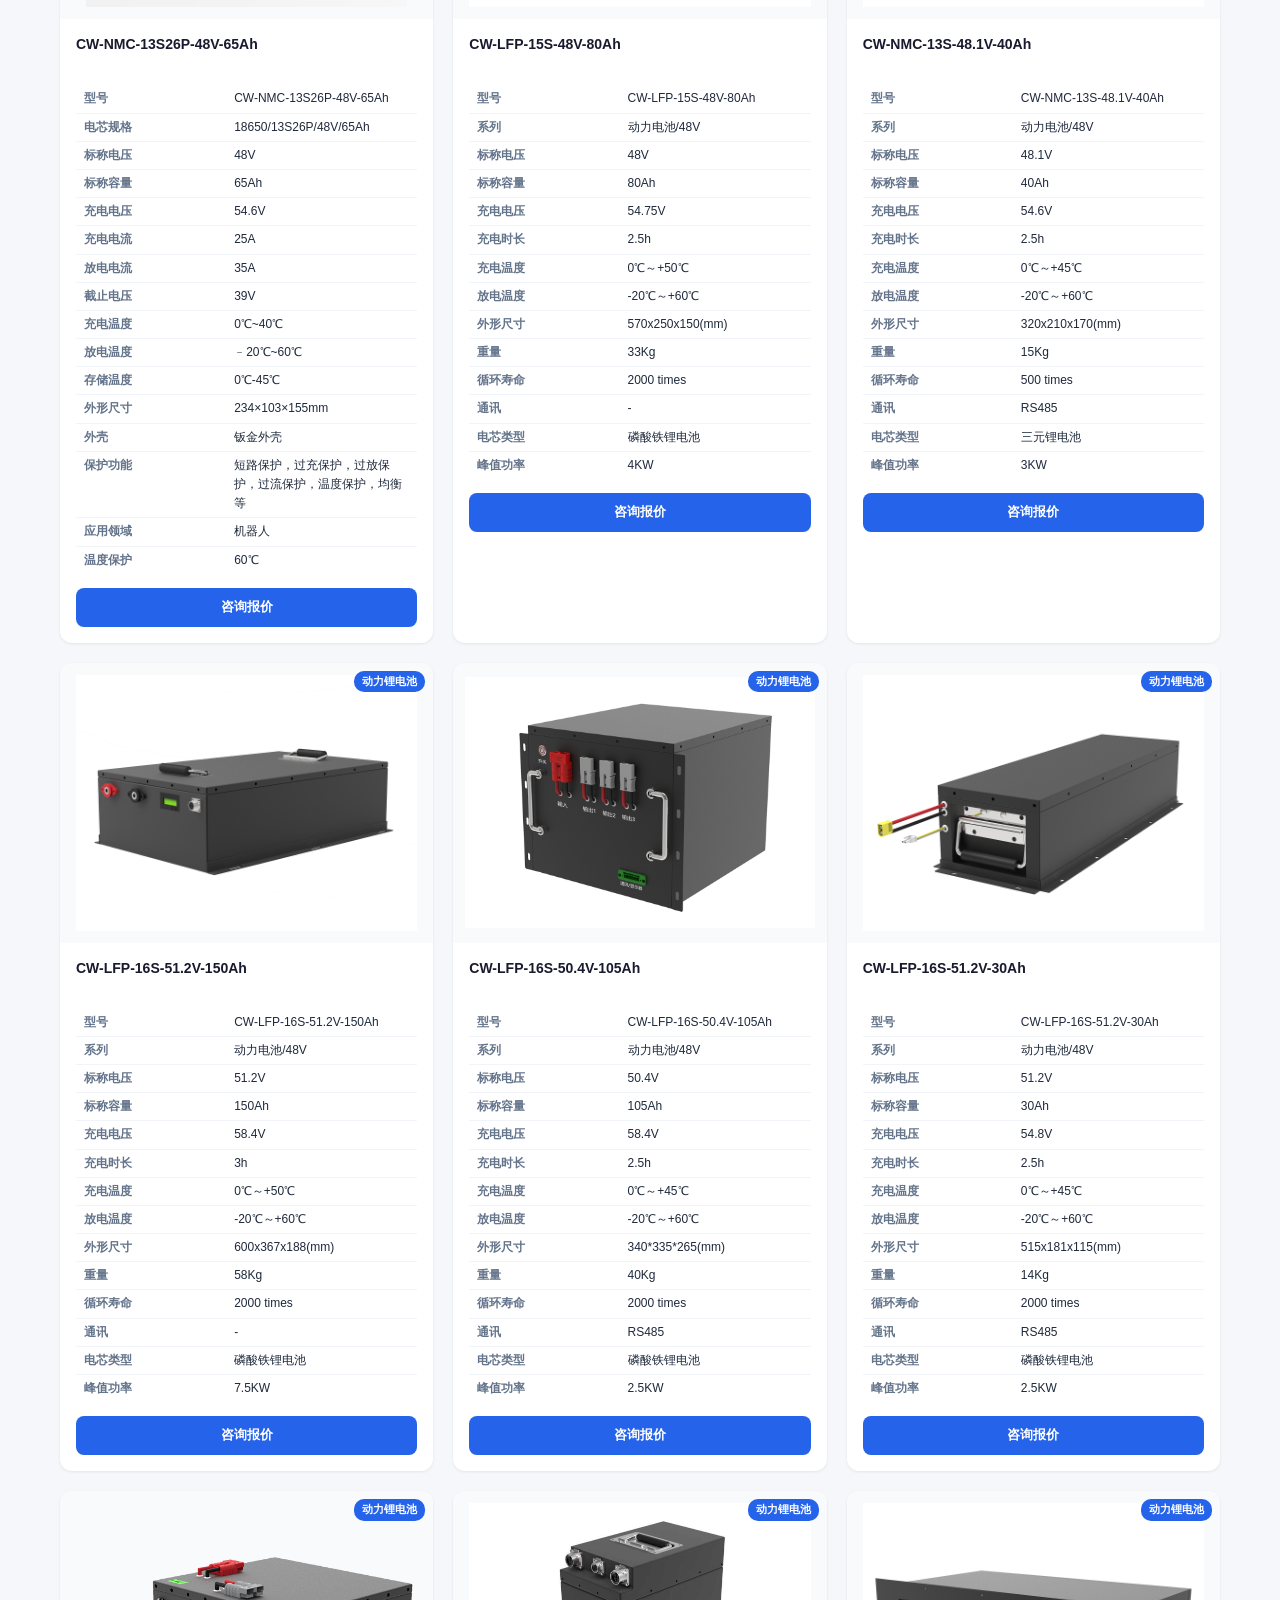
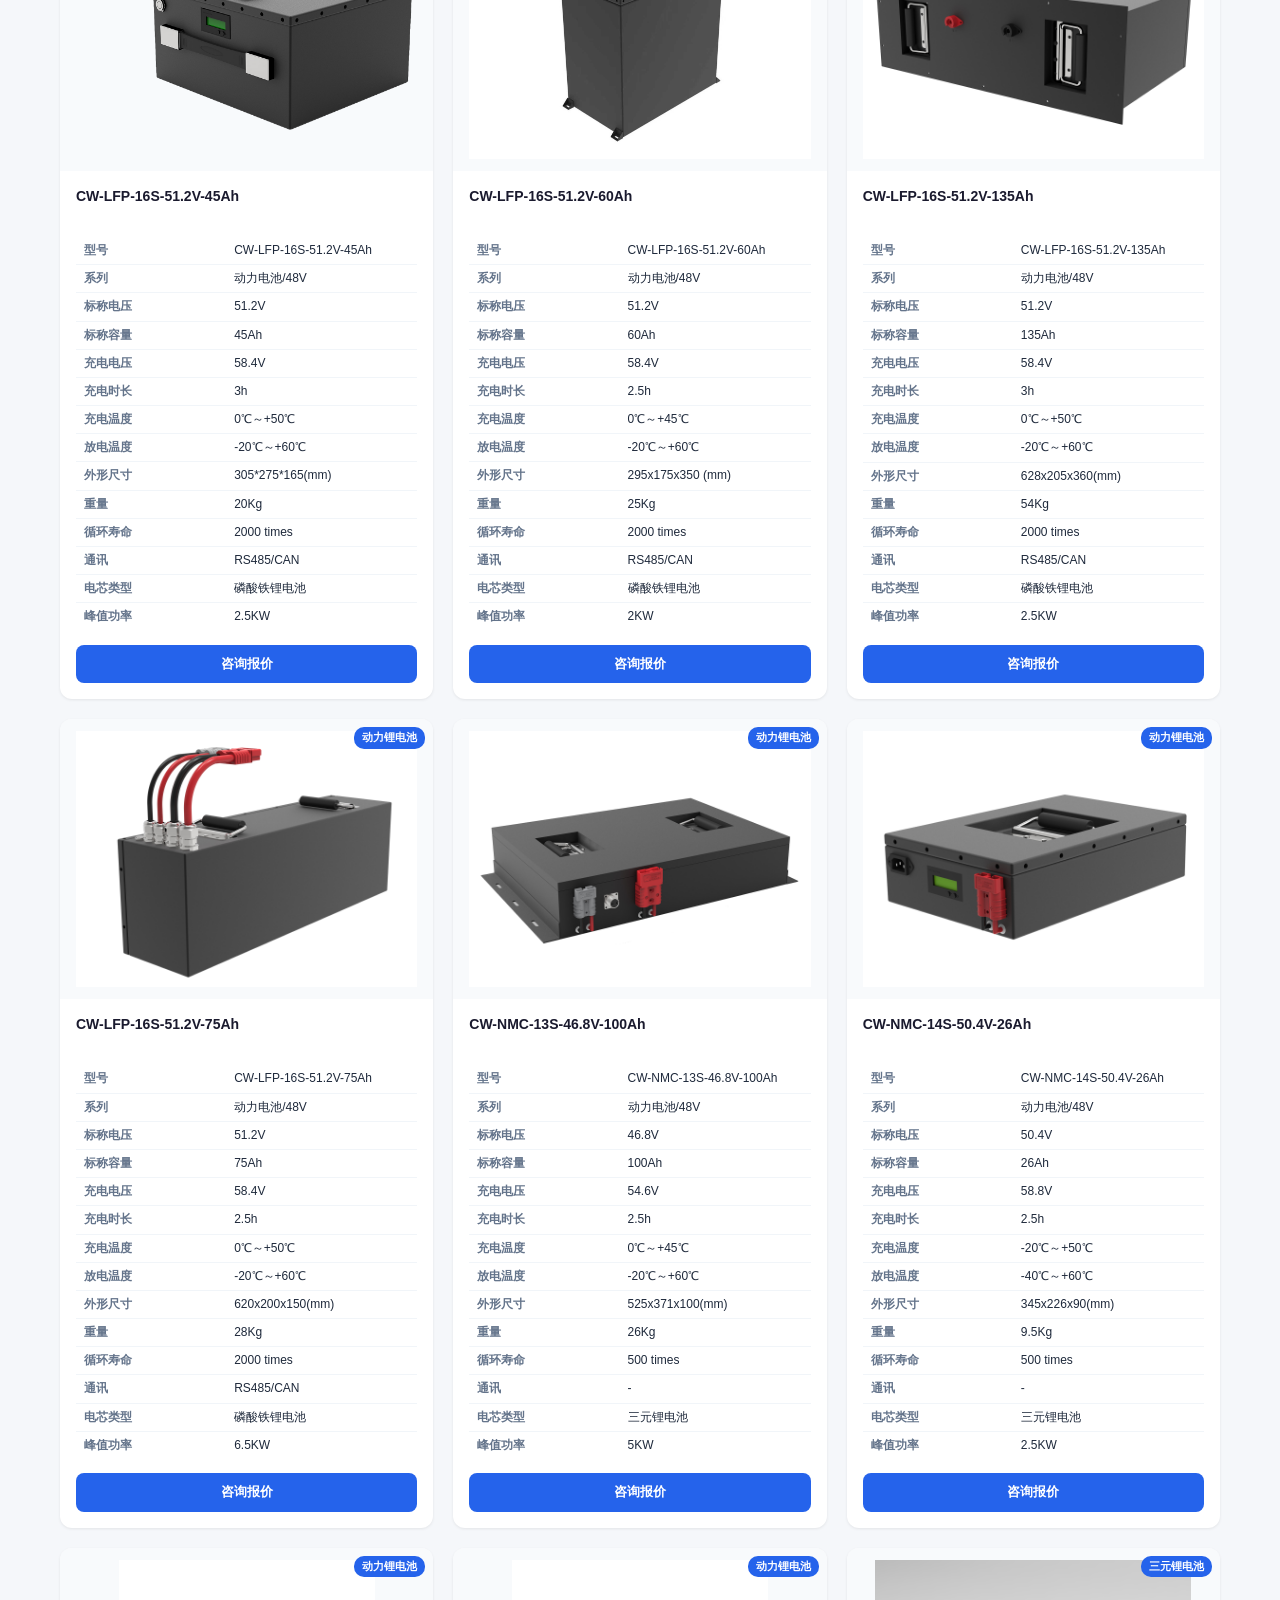
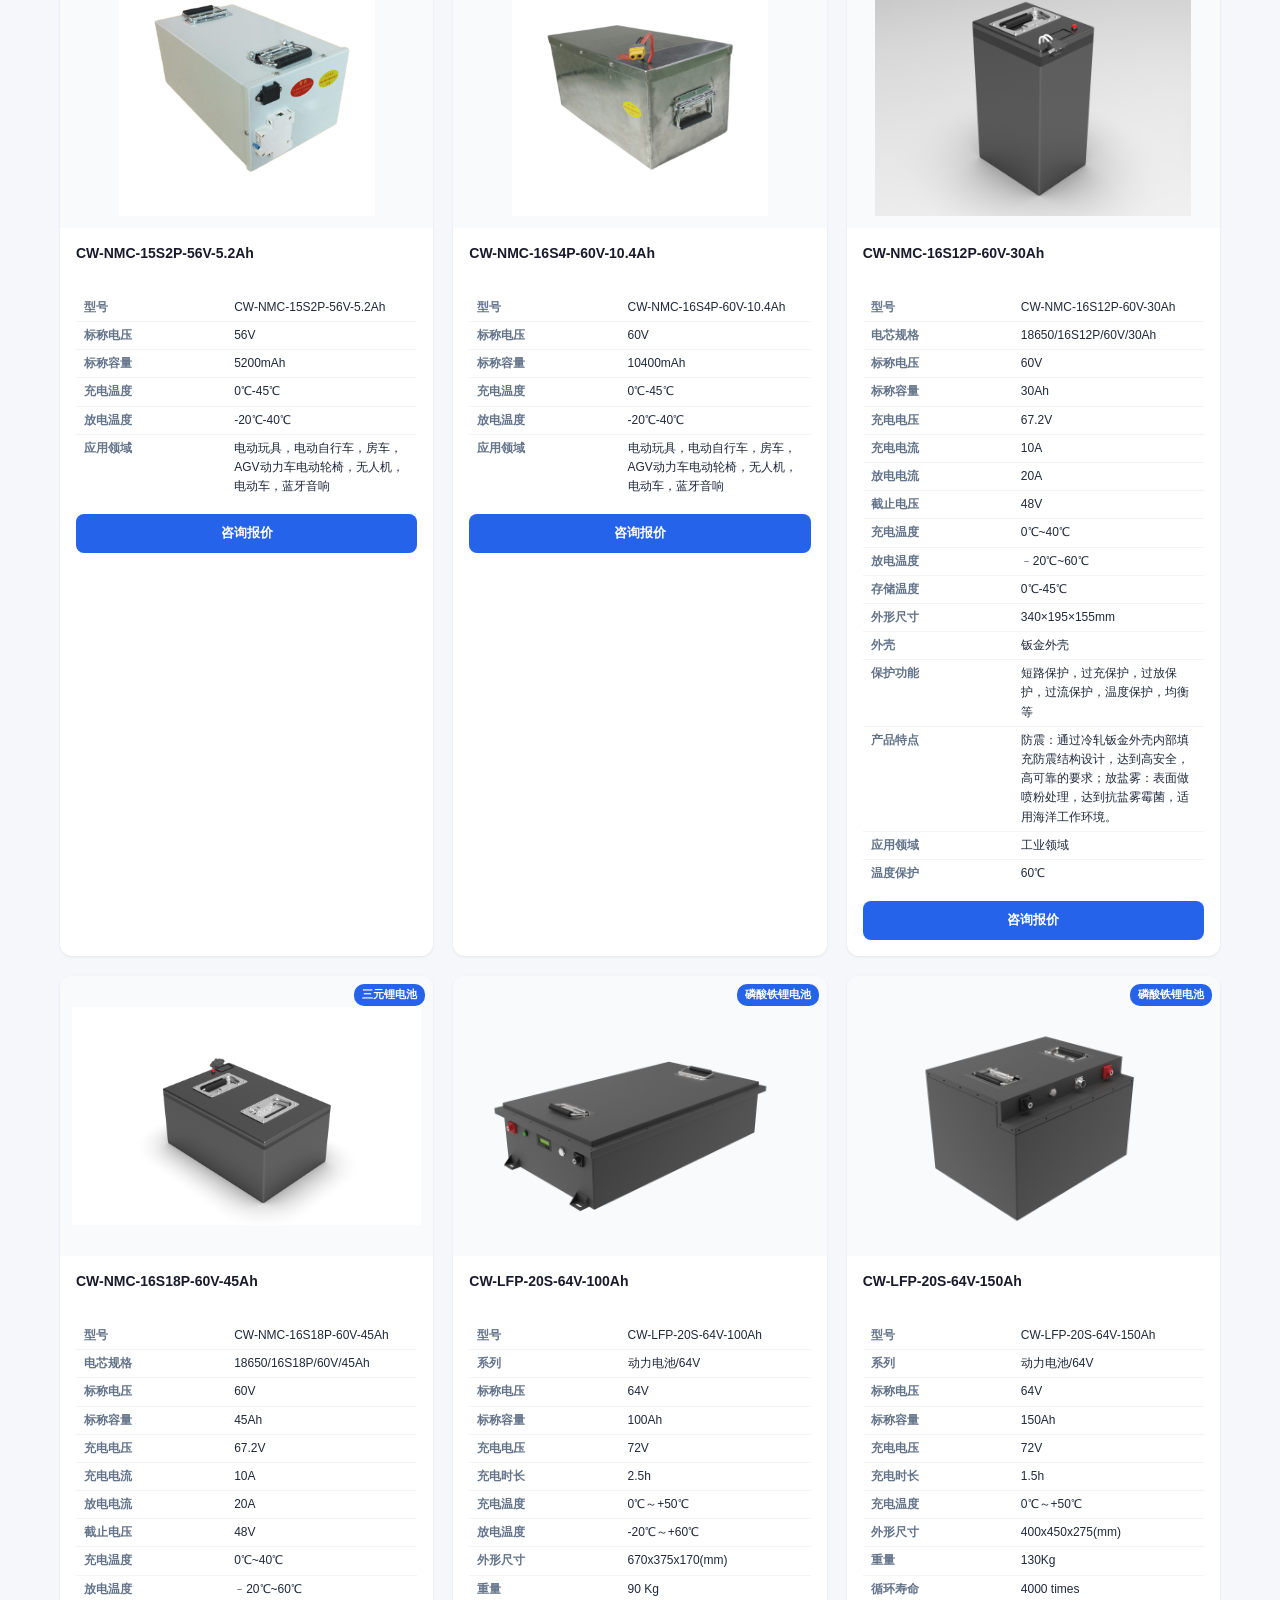
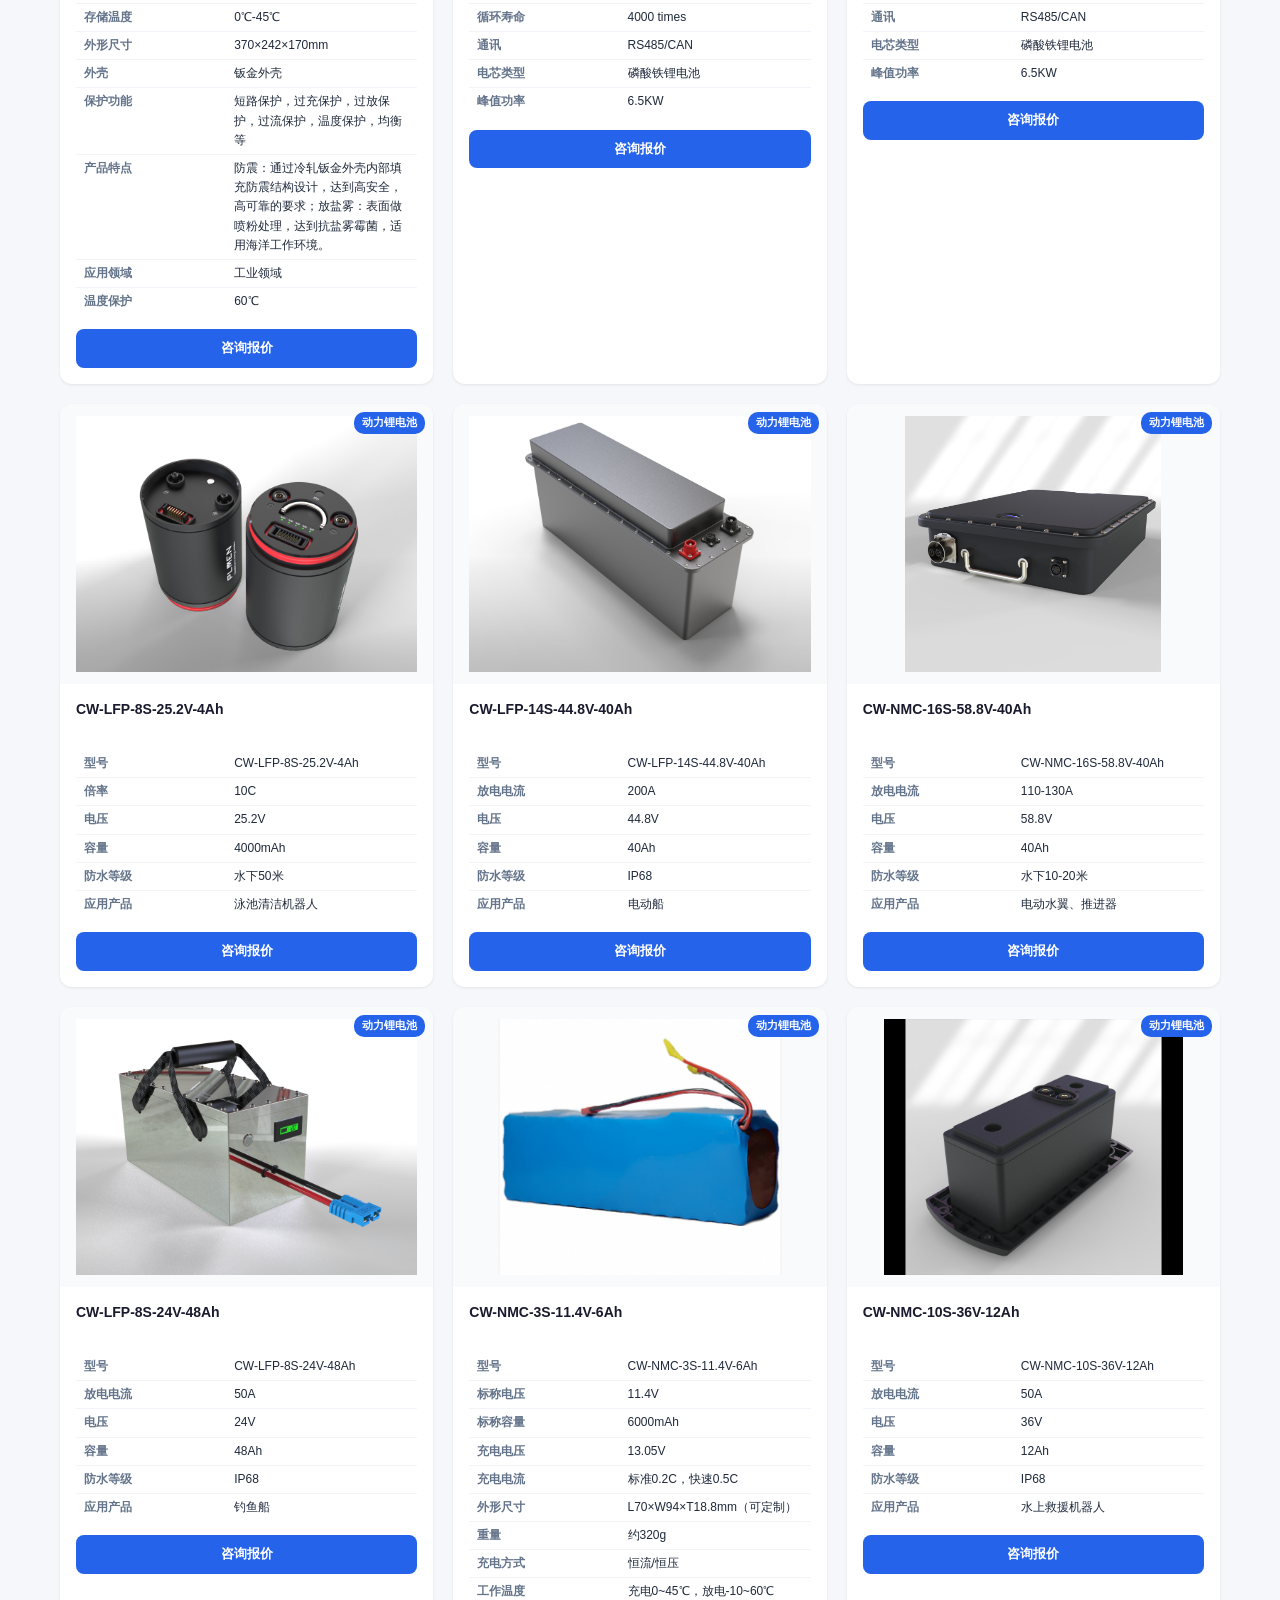
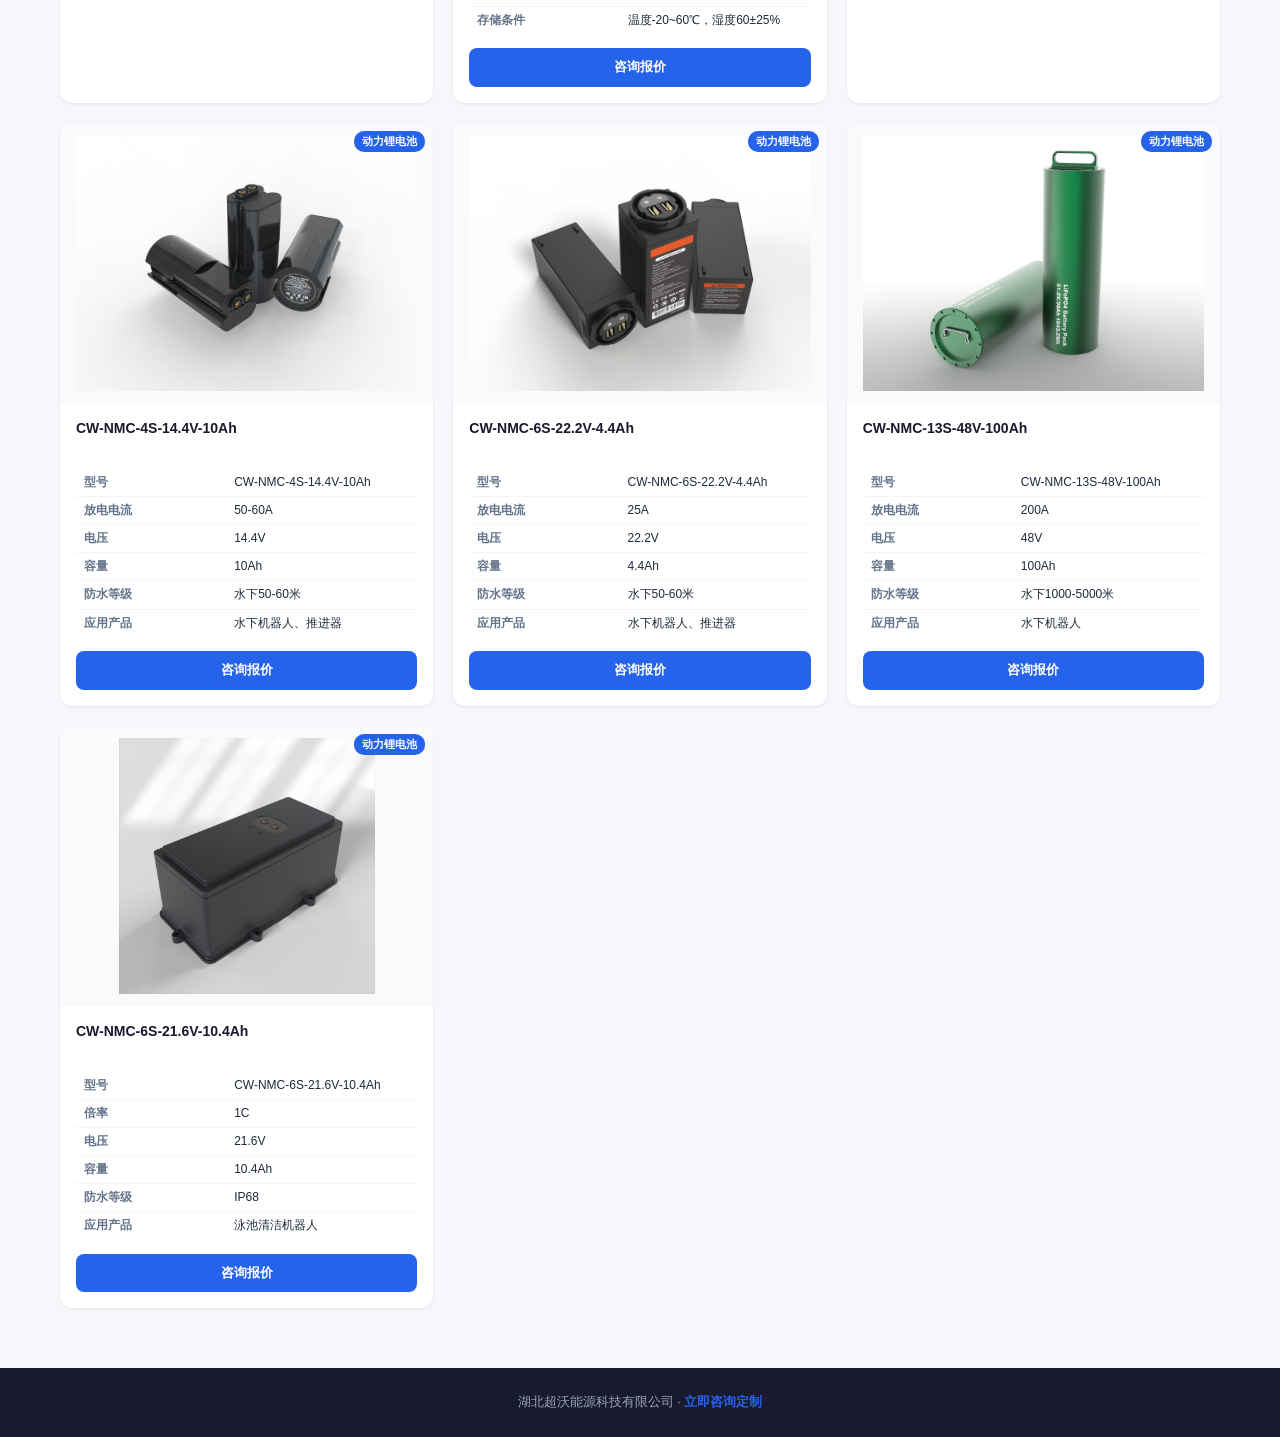
<file: battery-apps/robot.html>
<!DOCTYPE html>
<html lang="zh-CN">
<head>
<meta charset="UTF-8">
<meta name="viewport" content="width=device-width,initial-scale=1.0">
<title>🤖 服务与工业机器人 | 湖北超沃能源科技</title>
<meta name="description" content="超沃能源服务与工业机器人锂电池定制方案：高循环寿命·快充·BMS通讯。共43款产品，支持来样开发。">
<link rel="icon" href="../img/CWNY.png">
<style>
:root{--c:#2563eb;--c08:rgba(37,99,235,0.08);--c10:rgba(37,99,235,0.10);--c15:rgba(37,99,235,0.15);--c18:rgba(37,99,235,0.18);--c20:rgba(37,99,235,0.20);}
*,*::before,*::after{box-sizing:border-box;margin:0;padding:0}
body{font-family:-apple-system,BlinkMacSystemFont,'Segoe UI','PingFang SC','Hiragino Sans GB',sans-serif;background:#f5f7fa;color:#1a1a2e;line-height:1.6}
a{color:inherit;text-decoration:none}
img{max-width:100%;display:block}
.topbar{background:#fff;border-bottom:1px solid #e2e8f0;padding:0 24px;height:56px;display:flex;align-items:center;justify-content:space-between;position:sticky;top:0;z-index:100;box-shadow:0 1px 3px rgba(0,0,0,.08)}
.topbar-brand{display:flex;align-items:center;gap:10px;font-weight:700;font-size:15px;color:#1a1a2e}
.topbar-brand img{height:32px;width:auto}
.topbar-back{display:flex;align-items:center;gap:6px;font-size:14px;font-weight:600;padding:6px 14px;border:1.5px solid var(--c);border-radius:20px;transition:all .2s;color:var(--c)}
.topbar-back:hover{background:var(--c);color:#fff}
.hero{background:linear-gradient(135deg,var(--c15) 0%,var(--c08) 100%);border-bottom:1px solid var(--c20);padding:40px 24px 32px}
.hero-inner{max-width:1100px;margin:0 auto;display:flex;align-items:center;gap:24px}
.hero-icon{font-size:60px;line-height:1;flex-shrink:0}
.hero-text h1{font-size:clamp(22px,4vw,36px);font-weight:800;color:var(--c);margin-bottom:8px}
.hero-text p{font-size:15px;color:#475569;max-width:500px}
.hero-meta{display:flex;gap:12px;margin-top:12px;flex-wrap:wrap}
.hero-tag{background:var(--c18);color:var(--c);padding:4px 12px;border-radius:20px;font-size:13px;font-weight:600}
.filter-bar{background:#fff;border-bottom:1px solid #e2e8f0;padding:12px 24px;display:flex;gap:8px;flex-wrap:wrap;align-items:center;position:sticky;top:56px;z-index:90}
.filter-label{font-size:13px;color:#64748b;margin-right:4px}
.filter-btn{padding:5px 14px;border-radius:20px;border:1.5px solid #e2e8f0;background:#fff;font-size:13px;cursor:pointer;transition:all .15s;white-space:nowrap}
.filter-btn.active,.filter-btn:hover{border-color:var(--c);background:var(--c);color:#fff}
.main{max-width:1200px;margin:0 auto;padding:28px 20px 60px}
.grid-info{display:flex;justify-content:space-between;align-items:center;margin-bottom:20px;flex-wrap:wrap;gap:8px}
.grid-count{font-size:14px;color:#64748b}
.product-grid{display:grid;grid-template-columns:repeat(auto-fill,minmax(300px,1fr));gap:20px}
.product-card{background:#fff;border-radius:12px;overflow:hidden;box-shadow:0 1px 3px rgba(0,0,0,.08);transition:all .2s;display:flex;flex-direction:column}
.product-card:hover{box-shadow:0 6px 20px rgba(0,0,0,.12);transform:translateY(-2px)}
.product-card.hidden{display:none}
.card-img{position:relative;background:#f8fafc;aspect-ratio:4/3;overflow:hidden;display:flex;align-items:center;justify-content:center}
.card-img img{width:100%;height:100%;object-fit:contain;padding:12px;transition:transform .3s}
.product-card:hover .card-img img{transform:scale(1.05)}
.img-fallback{width:100%;height:100%;display:flex;align-items:center;justify-content:center;background:linear-gradient(135deg,var(--c10),var(--c20))}
.img-fallback span{font-size:40px;font-weight:800;color:var(--c);opacity:.4}
.cat-badge{position:absolute;top:8px;right:8px;background:var(--c);color:#fff;font-size:11px;padding:2px 8px;border-radius:10px;font-weight:600}
.card-body{padding:16px;display:flex;flex-direction:column;flex:1}
.card-title{font-size:14px;font-weight:700;color:#1a1a2e;margin-bottom:12px;line-height:1.4;min-height:38px}
.spec-table{width:100%;border-collapse:collapse;font-size:12px;flex:1}
.spec-table th,.spec-table td{padding:4px 8px;border-bottom:1px solid #f1f5f9;text-align:left;vertical-align:top}
.spec-table th{width:44%;color:#64748b;font-weight:600;white-space:nowrap}
.spec-table td{color:#1e293b;font-weight:500}
.spec-table tr:last-child th,.spec-table tr:last-child td{border-bottom:none}
.no-spec{font-size:12px;color:#94a3b8;padding:8px 0;line-height:1.5;flex:1}
.btn-inquire{display:block;margin-top:14px;text-align:center;padding:9px;background:var(--c);color:#fff;border-radius:8px;font-size:13px;font-weight:700;transition:opacity .15s}
.btn-inquire:hover{opacity:.85}
.empty-state{grid-column:1/-1;text-align:center;padding:60px 20px;color:#94a3b8}
.empty-state span{font-size:48px;display:block;margin-bottom:12px}
.footer{background:#1a1a2e;color:#94a3b8;text-align:center;padding:24px;font-size:13px}
.footer a{color:var(--c);font-weight:600}
@media(max-width:640px){
  .hero-inner{flex-direction:column;text-align:center}
  .hero-meta{justify-content:center}
  .product-grid{grid-template-columns:1fr}
  .filter-bar{top:56px;padding:10px 16px}
}

</style>
</head>
<body>
<nav class="topbar">
  <a href="../index.html" class="topbar-brand">
    <img src="../img/CWNY.png" alt="超沃能源">
    <span>湖北超沃能源科技</span>
  </a>
  <a href="../index.html#applications" class="topbar-back">← 返回应用中心</a>
</nav>
<div class="hero">
  <div class="hero-inner">
    <div class="hero-icon">🤖</div>
    <div class="hero-text">
      <h1>服务与工业机器人</h1>
      <p>专业定制服务与工业机器人锂电池解决方案 · 高循环寿命·快充·BMS通讯</p>
      <div class="hero-meta">
        <span class="hero-tag">共43款产品</span>
        <span class="hero-tag">高循环寿命·快充·BMS通讯</span>
        <span class="hero-tag">支持来样定制</span>
      </div>
    </div>
  </div>
</div>
<div class="filter-bar">
  <span class="filter-label">电池类别：</span>
  <button class="filter-btn active" data-cat="all">全部</button><button class="filter-btn" data-cat="三元锂电池">三元锂电池&nbsp;(6)</button><button class="filter-btn" data-cat="动力锂电池">动力锂电池&nbsp;(35)</button><button class="filter-btn" data-cat="磷酸铁锂电池">磷酸铁锂电池&nbsp;(2)</button>
</div>
<main class="main">
  <div class="grid-info">
    <span class="grid-count">共 <strong id="visible-count">43</strong> 款产品</span>
  </div>
  <div class="product-grid" id="product-grid">
    <div class="product-card" data-category="动力锂电池"><div class="card-img"><img src="../电池产品图片及规格书/14.8V 7800mAh 18650-4S3P.jpg" alt="CW-NMC-4S3P-14.8V-7.8Ah" loading="lazy" onerror="this.style.display='none';this.nextElementSibling.style.display='flex'"><div class="img-fallback" style="display:none"><span>动力</span></div><span class="cat-badge">动力锂电池</span></div><div class="card-body"><h3 class="card-title">CW-NMC-4S3P-14.8V-7.8Ah</h3><div class="card-params"><table class="spec-table"><tr><th>型号</th><td>CW-NMC-4S3P-14.8V-7.8Ah</td></tr><tr><th>标称电压</th><td>14.8</td></tr><tr><th>标称容量</th><td>7800mAh</td></tr><tr><th>充电温度</th><td>0℃-45℃</td></tr><tr><th>放电温度</th><td>-20℃-40℃</td></tr><tr><th>应用领域</th><td>电动玩具，电动自行车，房车，AGV动力车电动轮椅，无人机，电动车，蓝牙音响</td></tr></table></div><a href="../index.html#contact" class="btn-inquire">咨询报价</a></div></div>
<div class="product-card" data-category="动力锂电池"><div class="card-img"><img src="../电池产品图片及规格书/22.2V 5200mAh 18650-6S2P.jpg" alt="CW-NMC-6S2P-22.2V-5.2Ah" loading="lazy" onerror="this.style.display='none';this.nextElementSibling.style.display='flex'"><div class="img-fallback" style="display:none"><span>动力</span></div><span class="cat-badge">动力锂电池</span></div><div class="card-body"><h3 class="card-title">CW-NMC-6S2P-22.2V-5.2Ah</h3><div class="card-params"><table class="spec-table"><tr><th>型号</th><td>CW-NMC-6S2P-22.2V-5.2Ah</td></tr><tr><th>标称电压</th><td>22.2V</td></tr><tr><th>标称容量</th><td>5200mAh</td></tr><tr><th>充电温度</th><td>0℃-45℃</td></tr><tr><th>放电温度</th><td>-20℃-40℃</td></tr><tr><th>应用领域</th><td>电动玩具，电动自行车，房车，AGV动力车电动轮椅，无人机，电动车，蓝牙音响</td></tr></table></div><a href="../index.html#contact" class="btn-inquire">咨询报价</a></div></div>
<div class="product-card" data-category="动力锂电池"><div class="card-img"><img src="../电池产品图片及规格书/24V动力电池 SSBC-IFR08-36A.png" alt="CW-LFP-8S-25.6V-36Ah" loading="lazy" onerror="this.style.display='none';this.nextElementSibling.style.display='flex'"><div class="img-fallback" style="display:none"><span>动力</span></div><span class="cat-badge">动力锂电池</span></div><div class="card-body"><h3 class="card-title">CW-LFP-8S-25.6V-36Ah</h3><div class="card-params"><table class="spec-table"><tr><th>型号</th><td>CW-LFP-8S-25.6V-36Ah</td></tr><tr><th>系列</th><td>动力电池/24V</td></tr><tr><th>标称电压</th><td>25.6V</td></tr><tr><th>标称容量</th><td>36Ah</td></tr><tr><th>充电电压</th><td>29.2V</td></tr><tr><th>充电时长</th><td>1h</td></tr><tr><th>放电电流</th><td>50A</td></tr><tr><th>充电温度</th><td>0℃～+50℃</td></tr><tr><th>放电温度</th><td>-20℃～+60℃</td></tr><tr><th>外形尺寸</th><td>190x250x190(mm)</td></tr><tr><th>重量</th><td>12Kg</td></tr><tr><th>循环寿命</th><td>1500 times</td></tr><tr><th>通讯</th><td>-</td></tr><tr><th>电芯类型</th><td>磷酸铁锂电池</td></tr></table></div><a href="../index.html#contact" class="btn-inquire">咨询报价</a></div></div>
<div class="product-card" data-category="动力锂电池"><div class="card-img"><img src="../电池产品图片及规格书/24V动力电池 SSBC-IFR08-72A.png" alt="CW-LFP-8S-25.6V-72Ah" loading="lazy" onerror="this.style.display='none';this.nextElementSibling.style.display='flex'"><div class="img-fallback" style="display:none"><span>动力</span></div><span class="cat-badge">动力锂电池</span></div><div class="card-body"><h3 class="card-title">CW-LFP-8S-25.6V-72Ah</h3><div class="card-params"><table class="spec-table"><tr><th>型号</th><td>CW-LFP-8S-25.6V-72Ah</td></tr><tr><th>系列</th><td>动力电池/24V</td></tr><tr><th>标称电压</th><td>25.6V</td></tr><tr><th>标称容量</th><td>72Ah</td></tr><tr><th>充电电压</th><td>29.2V</td></tr><tr><th>充电时长</th><td>3h</td></tr><tr><th>放电电流</th><td>50A</td></tr><tr><th>充电温度</th><td>0℃～+50℃</td></tr><tr><th>放电温度</th><td>-20℃～+60℃</td></tr><tr><th>外形尺寸</th><td>435x295x105(mm)</td></tr><tr><th>重量</th><td>18Kg</td></tr><tr><th>循环寿命</th><td>2000 times</td></tr><tr><th>通讯</th><td>-</td></tr><tr><th>电芯类型</th><td>磷酸铁锂电池</td></tr></table></div><a href="../index.html#contact" class="btn-inquire">咨询报价</a></div></div>
<div class="product-card" data-category="动力锂电池"><div class="card-img"><img src="../电池产品图片及规格书/24V动力电池 SSBC-IFR08i-120A.png" alt="CW-LFP-8S-25.6V-120Ah" loading="lazy" onerror="this.style.display='none';this.nextElementSibling.style.display='flex'"><div class="img-fallback" style="display:none"><span>动力</span></div><span class="cat-badge">动力锂电池</span></div><div class="card-body"><h3 class="card-title">CW-LFP-8S-25.6V-120Ah</h3><div class="card-params"><table class="spec-table"><tr><th>型号</th><td>CW-LFP-8S-25.6V-120Ah</td></tr><tr><th>系列</th><td>动力电池/24V</td></tr><tr><th>标称电压</th><td>25.6V</td></tr><tr><th>标称容量</th><td>120Ah</td></tr><tr><th>充电电压</th><td>29.2V</td></tr><tr><th>充电时长</th><td>3h</td></tr><tr><th>放电电流</th><td>60A</td></tr><tr><th>充电温度</th><td>0℃～+50℃</td></tr><tr><th>放电温度</th><td>-20℃～+60℃</td></tr><tr><th>外形尺寸</th><td>300x290x175(mm)</td></tr><tr><th>重量</th><td>24Kg</td></tr><tr><th>循环寿命</th><td>2000 times</td></tr><tr><th>通讯</th><td>RS485</td></tr><tr><th>电芯类型</th><td>磷酸铁锂电池</td></tr></table></div><a href="../index.html#contact" class="btn-inquire">咨询报价</a></div></div>
<div class="product-card" data-category="动力锂电池"><div class="card-img"><img src="../电池产品图片及规格书/24V动力电池 SSBC-IFR08i-24A.png" alt="CW-LFP-8S-25.6V-24Ah" loading="lazy" onerror="this.style.display='none';this.nextElementSibling.style.display='flex'"><div class="img-fallback" style="display:none"><span>动力</span></div><span class="cat-badge">动力锂电池</span></div><div class="card-body"><h3 class="card-title">CW-LFP-8S-25.6V-24Ah</h3><div class="card-params"><table class="spec-table"><tr><th>型号</th><td>CW-LFP-8S-25.6V-24Ah</td></tr><tr><th>系列</th><td>动力电池/24V</td></tr><tr><th>标称电压</th><td>25.6V</td></tr><tr><th>标称容量</th><td>24Ah</td></tr><tr><th>充电电压</th><td>29.2V</td></tr><tr><th>充电时长</th><td>3h</td></tr><tr><th>放电电流</th><td>20A</td></tr><tr><th>充电温度</th><td>0℃～+50℃</td></tr><tr><th>放电温度</th><td>-20℃～+60℃</td></tr><tr><th>外形尺寸</th><td>320x150x98(mm)</td></tr><tr><th>重量</th><td>6.5Kg</td></tr><tr><th>循环寿命</th><td>2000 times</td></tr><tr><th>通讯</th><td>CAN/RS485</td></tr><tr><th>电芯类型</th><td>磷酸铁锂电池</td></tr></table></div><a href="../index.html#contact" class="btn-inquire">咨询报价</a></div></div>
<div class="product-card" data-category="动力锂电池"><div class="card-img"><img src="../电池产品图片及规格书/24V动力电池 SSBC-INR06-5D2A.png" alt="CW-NMC-6S-22.2V-5.2Ah" loading="lazy" onerror="this.style.display='none';this.nextElementSibling.style.display='flex'"><div class="img-fallback" style="display:none"><span>动力</span></div><span class="cat-badge">动力锂电池</span></div><div class="card-body"><h3 class="card-title">CW-NMC-6S-22.2V-5.2Ah</h3><div class="card-params"><table class="spec-table"><tr><th>型号</th><td>CW-NMC-6S-22.2V-5.2Ah</td></tr><tr><th>系列</th><td>动力电池/24V</td></tr><tr><th>标称电压</th><td>22.2V</td></tr><tr><th>标称容量</th><td>5.2Ah</td></tr><tr><th>充电电压</th><td>25.2V</td></tr><tr><th>充电时长</th><td>2.5h</td></tr><tr><th>放电电流</th><td>10A</td></tr><tr><th>充电温度</th><td>-20℃～+45℃</td></tr><tr><th>放电温度</th><td>-20℃～+60℃</td></tr><tr><th>外形尺寸</th><td>130x80x78(mm)</td></tr><tr><th>重量</th><td>0.8Kg</td></tr><tr><th>循环寿命</th><td>500 times</td></tr><tr><th>通讯</th><td>-</td></tr><tr><th>电芯类型</th><td>三元锂电池</td></tr></table></div><a href="../index.html#contact" class="btn-inquire">咨询报价</a></div></div>
<div class="product-card" data-category="动力锂电池"><div class="card-img"><img src="../电池产品图片及规格书/24V动力电池 SSBC-INR07-16A.png" alt="CW-NMC-7S-25.9V-16Ah" loading="lazy" onerror="this.style.display='none';this.nextElementSibling.style.display='flex'"><div class="img-fallback" style="display:none"><span>动力</span></div><span class="cat-badge">动力锂电池</span></div><div class="card-body"><h3 class="card-title">CW-NMC-7S-25.9V-16Ah</h3><div class="card-params"><table class="spec-table"><tr><th>型号</th><td>CW-NMC-7S-25.9V-16Ah</td></tr><tr><th>系列</th><td>动力电池/24V</td></tr><tr><th>标称电压</th><td>25.9V</td></tr><tr><th>标称容量</th><td>16Ah</td></tr><tr><th>充电电压</th><td>29.4</td></tr><tr><th>充电时长</th><td>4h</td></tr><tr><th>放电电流</th><td>25A</td></tr><tr><th>充电温度</th><td>0℃～+45℃</td></tr><tr><th>放电温度</th><td>-20℃～+60℃</td></tr><tr><th>外形尺寸</th><td>168x125x82(mm)</td></tr><tr><th>重量</th><td>28Kg</td></tr><tr><th>循环寿命</th><td>500 times</td></tr><tr><th>通讯</th><td>-</td></tr><tr><th>电芯类型</th><td>三元锂电池</td></tr></table></div><a href="../index.html#contact" class="btn-inquire">咨询报价</a></div></div>
<div class="product-card" data-category="三元锂电池"><div class="card-img"><img src="../电池产品图片及规格书/36V 5200mAh 18650-10S2P.jpg" alt="CW-NMC-10S2P-36V-5.2Ah" loading="lazy" onerror="this.style.display='none';this.nextElementSibling.style.display='flex'"><div class="img-fallback" style="display:none"><span>三元</span></div><span class="cat-badge">三元锂电池</span></div><div class="card-body"><h3 class="card-title">CW-NMC-10S2P-36V-5.2Ah</h3><div class="card-params"><table class="spec-table"><tr><th>型号</th><td>CW-NMC-10S2P-36V-5.2Ah</td></tr><tr><th>标称电压</th><td>36V</td></tr><tr><th>标称容量</th><td>5200mAh</td></tr><tr><th>充电温度</th><td>0℃-45℃</td></tr><tr><th>放电温度</th><td>-20℃-40℃</td></tr><tr><th>应用领域</th><td>电动玩具，电动自行车，房车，AGV动力车电动轮椅，无人机，电动车，蓝牙音响</td></tr></table></div><a href="../index.html#contact" class="btn-inquire">咨询报价</a></div></div>
<div class="product-card" data-category="三元锂电池"><div class="card-img"><img src="../电池产品图片及规格书/36V 5200mAh 18650-10S2P带壳.jpg" alt="CW-NMC-10S2P-36V-5.2Ah" loading="lazy" onerror="this.style.display='none';this.nextElementSibling.style.display='flex'"><div class="img-fallback" style="display:none"><span>三元</span></div><span class="cat-badge">三元锂电池</span></div><div class="card-body"><h3 class="card-title">CW-NMC-10S2P-36V-5.2Ah</h3><div class="card-params"><table class="spec-table"><tr><th>型号</th><td>CW-NMC-10S2P-36V-5.2Ah</td></tr><tr><th>标称电压</th><td>36V</td></tr><tr><th>标称容量</th><td>5200mAh</td></tr><tr><th>充电温度</th><td>0℃-45℃</td></tr><tr><th>放电温度</th><td>-20℃-40℃</td></tr><tr><th>应用领域</th><td>电动玩具，电动自行车，房车，AGV动力车电动轮椅，无人机，电动车，蓝牙音响</td></tr></table></div><a href="../index.html#contact" class="btn-inquire">咨询报价</a></div></div>
<div class="product-card" data-category="三元锂电池"><div class="card-img"><img src="../电池产品图片及规格书/43V 5200mAh 18650-12S2P电池组.jpg" alt="CW-NMC-12S2P-43V-5.2Ah" loading="lazy" onerror="this.style.display='none';this.nextElementSibling.style.display='flex'"><div class="img-fallback" style="display:none"><span>三元</span></div><span class="cat-badge">三元锂电池</span></div><div class="card-body"><h3 class="card-title">CW-NMC-12S2P-43V-5.2Ah</h3><div class="card-params"><table class="spec-table"><tr><th>型号</th><td>CW-NMC-12S2P-43V-5.2Ah</td></tr><tr><th>标称电压</th><td>43</td></tr><tr><th>标称容量</th><td>5200mAh</td></tr><tr><th>充电温度</th><td>0℃-45℃</td></tr><tr><th>放电温度</th><td>-20℃-40℃</td></tr><tr><th>应用领域</th><td>电动玩具，电动自行车，房车，AGV动力车电动轮椅，无人机，电动车，蓝牙音响</td></tr></table></div><a href="../index.html#contact" class="btn-inquire">咨询报价</a></div></div>
<div class="product-card" data-category="动力锂电池"><div class="card-img"><img src="../电池产品图片及规格书/48V 23800mAh 18650-13S9P电池组.jpg" alt="CW-NMC-13S9P-48V-23.8Ah" loading="lazy" onerror="this.style.display='none';this.nextElementSibling.style.display='flex'"><div class="img-fallback" style="display:none"><span>动力</span></div><span class="cat-badge">动力锂电池</span></div><div class="card-body"><h3 class="card-title">CW-NMC-13S9P-48V-23.8Ah</h3><div class="card-params"><table class="spec-table"><tr><th>型号</th><td>CW-NMC-13S9P-48V-23.8Ah</td></tr><tr><th>标称电压</th><td>48V</td></tr><tr><th>标称容量</th><td>23800mAh</td></tr><tr><th>充电温度</th><td>0℃-45℃</td></tr><tr><th>放电温度</th><td>-20℃-40℃</td></tr><tr><th>应用领域</th><td>电动玩具，电动自行车，房车，AGV动力车电动轮椅，无人机，电动车，蓝牙音响</td></tr></table></div><a href="../index.html#contact" class="btn-inquire">咨询报价</a></div></div>
<div class="product-card" data-category="动力锂电池"><div class="card-img"><img src="../电池产品图片及规格书/48V 5200mAh 18650-13S2P电池组.jpg" alt="CW-NMC-13S2P-48V-5.2Ah" loading="lazy" onerror="this.style.display='none';this.nextElementSibling.style.display='flex'"><div class="img-fallback" style="display:none"><span>动力</span></div><span class="cat-badge">动力锂电池</span></div><div class="card-body"><h3 class="card-title">CW-NMC-13S2P-48V-5.2Ah</h3><div class="card-params"><table class="spec-table"><tr><th>型号</th><td>CW-NMC-13S2P-48V-5.2Ah</td></tr><tr><th>标称电压</th><td>48V</td></tr><tr><th>标称容量</th><td>5200mAh</td></tr><tr><th>充电温度</th><td>0℃-45℃</td></tr><tr><th>放电温度</th><td>-20℃-40℃</td></tr><tr><th>应用领域</th><td>电动玩具，电动自行车，房车，AGV动力车电动轮椅，无人机，电动车，蓝牙音响</td></tr></table></div><a href="../index.html#contact" class="btn-inquire">咨询报价</a></div></div>
<div class="product-card" data-category="三元锂电池"><div class="card-img"><img src="../电池产品图片及规格书/48V30Ah钢壳锂电池.jpg" alt="CW-NMC-13S12P-54.6V-30Ah" loading="lazy" onerror="this.style.display='none';this.nextElementSibling.style.display='flex'"><div class="img-fallback" style="display:none"><span>三元</span></div><span class="cat-badge">三元锂电池</span></div><div class="card-body"><h3 class="card-title">CW-NMC-13S12P-54.6V-30Ah</h3><div class="card-params"><table class="spec-table"><tr><th>型号</th><td>CW-NMC-13S12P-54.6V-30Ah</td></tr><tr><th>电芯规格</th><td>18650/13S12P/48V/30Ah</td></tr><tr><th>标称电压</th><td>54.6V</td></tr><tr><th>标称容量</th><td>30Ah</td></tr><tr><th>充电电压</th><td>54.6V</td></tr><tr><th>充电电流</th><td>10A</td></tr><tr><th>放电电流</th><td>20A</td></tr><tr><th>截止电压</th><td>39V</td></tr><tr><th>充电温度</th><td>0℃~40℃</td></tr><tr><th>放电温度</th><td>﹣20℃~60℃</td></tr><tr><th>存储温度</th><td>0℃-45℃</td></tr><tr><th>外形尺寸</th><td>245×195×155mm</td></tr><tr><th>外壳</th><td>钣金外壳</td></tr><tr><th>保护功能</th><td>短路保护，过充保护，过放保护，过流保护，温度保护，均衡等</td></tr><tr><th>产品特点</th><td>防震：通过冷轧钣金外壳内部填充防震结构设计，达到高安全，高可靠的要求；放盐雾：表面做喷粉处理，达到抗盐雾霉菌，适用海洋工作环境。</td></tr><tr><th>应用领域</th><td>工业领域</td></tr><tr><th>温度保护</th><td>60℃</td></tr></table></div><a href="../index.html#contact" class="btn-inquire">咨询报价</a></div></div>
<div class="product-card" data-category="动力锂电池"><div class="card-img"><img src="../电池产品图片及规格书/48V60Ah机器人电池.jpg" alt="CW-LFP-15S10P-48V-60Ah" loading="lazy" onerror="this.style.display='none';this.nextElementSibling.style.display='flex'"><div class="img-fallback" style="display:none"><span>动力</span></div><span class="cat-badge">动力锂电池</span></div><div class="card-body"><h3 class="card-title">CW-LFP-15S10P-48V-60Ah</h3><div class="card-params"><table class="spec-table"><tr><th>型号</th><td>CW-LFP-15S10P-48V-60Ah</td></tr><tr><th>电芯规格</th><td>32700/15S10P/48V/60Ah</td></tr><tr><th>标称电压</th><td>48V</td></tr><tr><th>标称容量</th><td>60Ah</td></tr><tr><th>充电电压</th><td>54.75V</td></tr><tr><th>充电电流</th><td>25A</td></tr><tr><th>放电电流</th><td>60A</td></tr><tr><th>截止电压</th><td>37.5V</td></tr><tr><th>充电温度</th><td>0℃~40℃</td></tr><tr><th>放电温度</th><td>﹣20℃~60℃</td></tr><tr><th>存储温度</th><td>0℃-45℃</td></tr><tr><th>外形尺寸</th><td>384×1256×68mm</td></tr><tr><th>外壳</th><td>钣金外壳</td></tr><tr><th>保护功能</th><td>短路保护，过充保护，过放保护，过流保护，温度保护，均衡等</td></tr><tr><th>产品特点</th><td>机器人、带485通讯、DB9端子、26650</td></tr><tr><th>应用领域</th><td>机器人</td></tr><tr><th>温度保护</th><td>60℃</td></tr></table></div><a href="../index.html#contact" class="btn-inquire">咨询报价</a></div></div>
<div class="product-card" data-category="动力锂电池"><div class="card-img"><img src="../电池产品图片及规格书/48V65Ah机器人电池.jpg" alt="CW-NMC-13S26P-48V-65Ah" loading="lazy" onerror="this.style.display='none';this.nextElementSibling.style.display='flex'"><div class="img-fallback" style="display:none"><span>动力</span></div><span class="cat-badge">动力锂电池</span></div><div class="card-body"><h3 class="card-title">CW-NMC-13S26P-48V-65Ah</h3><div class="card-params"><table class="spec-table"><tr><th>型号</th><td>CW-NMC-13S26P-48V-65Ah</td></tr><tr><th>电芯规格</th><td>18650/13S26P/48V/65Ah</td></tr><tr><th>标称电压</th><td>48V</td></tr><tr><th>标称容量</th><td>65Ah</td></tr><tr><th>充电电压</th><td>54.6V</td></tr><tr><th>充电电流</th><td>25A</td></tr><tr><th>放电电流</th><td>35A</td></tr><tr><th>截止电压</th><td>39V</td></tr><tr><th>充电温度</th><td>0℃~40℃</td></tr><tr><th>放电温度</th><td>﹣20℃~60℃</td></tr><tr><th>存储温度</th><td>0℃-45℃</td></tr><tr><th>外形尺寸</th><td>234×103×155mm</td></tr><tr><th>外壳</th><td>钣金外壳</td></tr><tr><th>保护功能</th><td>短路保护，过充保护，过放保护，过流保护，温度保护，均衡等</td></tr><tr><th>应用领域</th><td>机器人</td></tr><tr><th>温度保护</th><td>60℃</td></tr></table></div><a href="../index.html#contact" class="btn-inquire">咨询报价</a></div></div>
<div class="product-card" data-category="动力锂电池"><div class="card-img"><img src="../电池产品图片及规格书/48V动力电池 SSBC- IFR15i -80A.jpg" alt="CW-LFP-15S-48V-80Ah" loading="lazy" onerror="this.style.display='none';this.nextElementSibling.style.display='flex'"><div class="img-fallback" style="display:none"><span>动力</span></div><span class="cat-badge">动力锂电池</span></div><div class="card-body"><h3 class="card-title">CW-LFP-15S-48V-80Ah</h3><div class="card-params"><table class="spec-table"><tr><th>型号</th><td>CW-LFP-15S-48V-80Ah</td></tr><tr><th>系列</th><td>动力电池/48V</td></tr><tr><th>标称电压</th><td>48V</td></tr><tr><th>标称容量</th><td>80Ah</td></tr><tr><th>充电电压</th><td>54.75V</td></tr><tr><th>充电时长</th><td>2.5h</td></tr><tr><th>充电温度</th><td>0℃～+50℃</td></tr><tr><th>放电温度</th><td>-20℃～+60℃</td></tr><tr><th>外形尺寸</th><td>570x250x150(mm)</td></tr><tr><th>重量</th><td>33Kg</td></tr><tr><th>循环寿命</th><td>2000 times</td></tr><tr><th>通讯</th><td>-</td></tr><tr><th>电芯类型</th><td>磷酸铁锂电池</td></tr><tr><th>峰值功率</th><td>4KW</td></tr></table></div><a href="../index.html#contact" class="btn-inquire">咨询报价</a></div></div>
<div class="product-card" data-category="动力锂电池"><div class="card-img"><img src="../电池产品图片及规格书/48V动力电池 SSBC-ICR13Ci-40AhP.png" alt="CW-NMC-13S-48.1V-40Ah" loading="lazy" onerror="this.style.display='none';this.nextElementSibling.style.display='flex'"><div class="img-fallback" style="display:none"><span>动力</span></div><span class="cat-badge">动力锂电池</span></div><div class="card-body"><h3 class="card-title">CW-NMC-13S-48.1V-40Ah</h3><div class="card-params"><table class="spec-table"><tr><th>型号</th><td>CW-NMC-13S-48.1V-40Ah</td></tr><tr><th>系列</th><td>动力电池/48V</td></tr><tr><th>标称电压</th><td>48.1V</td></tr><tr><th>标称容量</th><td>40Ah</td></tr><tr><th>充电电压</th><td>54.6V</td></tr><tr><th>充电时长</th><td>2.5h</td></tr><tr><th>充电温度</th><td>0℃～+45℃</td></tr><tr><th>放电温度</th><td>-20℃～+60℃</td></tr><tr><th>外形尺寸</th><td>320x210x170(mm)</td></tr><tr><th>重量</th><td>15Kg</td></tr><tr><th>循环寿命</th><td>500 times</td></tr><tr><th>通讯</th><td>RS485</td></tr><tr><th>电芯类型</th><td>三元锂电池</td></tr><tr><th>峰值功率</th><td>3KW</td></tr></table></div><a href="../index.html#contact" class="btn-inquire">咨询报价</a></div></div>
<div class="product-card" data-category="动力锂电池"><div class="card-img"><img src="../电池产品图片及规格书/48V动力电池 SSBC-IFR16-150A.jpg" alt="CW-LFP-16S-51.2V-150Ah" loading="lazy" onerror="this.style.display='none';this.nextElementSibling.style.display='flex'"><div class="img-fallback" style="display:none"><span>动力</span></div><span class="cat-badge">动力锂电池</span></div><div class="card-body"><h3 class="card-title">CW-LFP-16S-51.2V-150Ah</h3><div class="card-params"><table class="spec-table"><tr><th>型号</th><td>CW-LFP-16S-51.2V-150Ah</td></tr><tr><th>系列</th><td>动力电池/48V</td></tr><tr><th>标称电压</th><td>51.2V</td></tr><tr><th>标称容量</th><td>150Ah</td></tr><tr><th>充电电压</th><td>58.4V</td></tr><tr><th>充电时长</th><td>3h</td></tr><tr><th>充电温度</th><td>0℃～+50℃</td></tr><tr><th>放电温度</th><td>-20℃～+60℃</td></tr><tr><th>外形尺寸</th><td>600x367x188(mm)</td></tr><tr><th>重量</th><td>58Kg</td></tr><tr><th>循环寿命</th><td>2000 times</td></tr><tr><th>通讯</th><td>-</td></tr><tr><th>电芯类型</th><td>磷酸铁锂电池</td></tr><tr><th>峰值功率</th><td>7.5KW</td></tr></table></div><a href="../index.html#contact" class="btn-inquire">咨询报价</a></div></div>
<div class="product-card" data-category="动力锂电池"><div class="card-img"><img src="../电池产品图片及规格书/48V动力电池 SSBC-IFR16Ci-105A.png" alt="CW-LFP-16S-50.4V-105Ah" loading="lazy" onerror="this.style.display='none';this.nextElementSibling.style.display='flex'"><div class="img-fallback" style="display:none"><span>动力</span></div><span class="cat-badge">动力锂电池</span></div><div class="card-body"><h3 class="card-title">CW-LFP-16S-50.4V-105Ah</h3><div class="card-params"><table class="spec-table"><tr><th>型号</th><td>CW-LFP-16S-50.4V-105Ah</td></tr><tr><th>系列</th><td>动力电池/48V</td></tr><tr><th>标称电压</th><td>50.4V</td></tr><tr><th>标称容量</th><td>105Ah</td></tr><tr><th>充电电压</th><td>58.4V</td></tr><tr><th>充电时长</th><td>2.5h</td></tr><tr><th>充电温度</th><td>0℃～+45℃</td></tr><tr><th>放电温度</th><td>-20℃～+60℃</td></tr><tr><th>外形尺寸</th><td>340*335*265(mm)</td></tr><tr><th>重量</th><td>40Kg</td></tr><tr><th>循环寿命</th><td>2000 times</td></tr><tr><th>通讯</th><td>RS485</td></tr><tr><th>电芯类型</th><td>磷酸铁锂电池</td></tr><tr><th>峰值功率</th><td>2.5KW</td></tr></table></div><a href="../index.html#contact" class="btn-inquire">咨询报价</a></div></div>
<div class="product-card" data-category="动力锂电池"><div class="card-img"><img src="../电池产品图片及规格书/48V动力电池 SSBC-IFR16Ci-30A.png" alt="CW-LFP-16S-51.2V-30Ah" loading="lazy" onerror="this.style.display='none';this.nextElementSibling.style.display='flex'"><div class="img-fallback" style="display:none"><span>动力</span></div><span class="cat-badge">动力锂电池</span></div><div class="card-body"><h3 class="card-title">CW-LFP-16S-51.2V-30Ah</h3><div class="card-params"><table class="spec-table"><tr><th>型号</th><td>CW-LFP-16S-51.2V-30Ah</td></tr><tr><th>系列</th><td>动力电池/48V</td></tr><tr><th>标称电压</th><td>51.2V</td></tr><tr><th>标称容量</th><td>30Ah</td></tr><tr><th>充电电压</th><td>54.8V</td></tr><tr><th>充电时长</th><td>2.5h</td></tr><tr><th>充电温度</th><td>0℃～+45℃</td></tr><tr><th>放电温度</th><td>-20℃～+60℃</td></tr><tr><th>外形尺寸</th><td>515x181x115(mm)</td></tr><tr><th>重量</th><td>14Kg</td></tr><tr><th>循环寿命</th><td>2000 times</td></tr><tr><th>通讯</th><td>RS485</td></tr><tr><th>电芯类型</th><td>磷酸铁锂电池</td></tr><tr><th>峰值功率</th><td>2.5KW</td></tr></table></div><a href="../index.html#contact" class="btn-inquire">咨询报价</a></div></div>
<div class="product-card" data-category="动力锂电池"><div class="card-img"><img src="../电池产品图片及规格书/48V动力电池 SSBC-IFR16Ci-45A.png" alt="CW-LFP-16S-51.2V-45Ah" loading="lazy" onerror="this.style.display='none';this.nextElementSibling.style.display='flex'"><div class="img-fallback" style="display:none"><span>动力</span></div><span class="cat-badge">动力锂电池</span></div><div class="card-body"><h3 class="card-title">CW-LFP-16S-51.2V-45Ah</h3><div class="card-params"><table class="spec-table"><tr><th>型号</th><td>CW-LFP-16S-51.2V-45Ah</td></tr><tr><th>系列</th><td>动力电池/48V</td></tr><tr><th>标称电压</th><td>51.2V</td></tr><tr><th>标称容量</th><td>45Ah</td></tr><tr><th>充电电压</th><td>58.4V</td></tr><tr><th>充电时长</th><td>3h</td></tr><tr><th>充电温度</th><td>0℃～+50℃</td></tr><tr><th>放电温度</th><td>-20℃～+60℃</td></tr><tr><th>外形尺寸</th><td>305*275*165(mm)</td></tr><tr><th>重量</th><td>20Kg</td></tr><tr><th>循环寿命</th><td>2000 times</td></tr><tr><th>通讯</th><td>RS485/CAN</td></tr><tr><th>电芯类型</th><td>磷酸铁锂电池</td></tr><tr><th>峰值功率</th><td>2.5KW</td></tr></table></div><a href="../index.html#contact" class="btn-inquire">咨询报价</a></div></div>
<div class="product-card" data-category="动力锂电池"><div class="card-img"><img src="../电池产品图片及规格书/48V动力电池 SSBC-IFR16Ci-60Ah.png" alt="CW-LFP-16S-51.2V-60Ah" loading="lazy" onerror="this.style.display='none';this.nextElementSibling.style.display='flex'"><div class="img-fallback" style="display:none"><span>动力</span></div><span class="cat-badge">动力锂电池</span></div><div class="card-body"><h3 class="card-title">CW-LFP-16S-51.2V-60Ah</h3><div class="card-params"><table class="spec-table"><tr><th>型号</th><td>CW-LFP-16S-51.2V-60Ah</td></tr><tr><th>系列</th><td>动力电池/48V</td></tr><tr><th>标称电压</th><td>51.2V</td></tr><tr><th>标称容量</th><td>60Ah</td></tr><tr><th>充电电压</th><td>58.4V</td></tr><tr><th>充电时长</th><td>2.5h</td></tr><tr><th>充电温度</th><td>0℃～+45℃</td></tr><tr><th>放电温度</th><td>-20℃～+60℃</td></tr><tr><th>外形尺寸</th><td>295x175x350 (mm)</td></tr><tr><th>重量</th><td>25Kg</td></tr><tr><th>循环寿命</th><td>2000 times</td></tr><tr><th>通讯</th><td>RS485/CAN</td></tr><tr><th>电芯类型</th><td>磷酸铁锂电池</td></tr><tr><th>峰值功率</th><td>2KW</td></tr></table></div><a href="../index.html#contact" class="btn-inquire">咨询报价</a></div></div>
<div class="product-card" data-category="动力锂电池"><div class="card-img"><img src="../电池产品图片及规格书/48V动力电池 SSBC-IFR16i-150A.jpg" alt="CW-LFP-16S-51.2V-135Ah" loading="lazy" onerror="this.style.display='none';this.nextElementSibling.style.display='flex'"><div class="img-fallback" style="display:none"><span>动力</span></div><span class="cat-badge">动力锂电池</span></div><div class="card-body"><h3 class="card-title">CW-LFP-16S-51.2V-135Ah</h3><div class="card-params"><table class="spec-table"><tr><th>型号</th><td>CW-LFP-16S-51.2V-135Ah</td></tr><tr><th>系列</th><td>动力电池/48V</td></tr><tr><th>标称电压</th><td>51.2V</td></tr><tr><th>标称容量</th><td>135Ah</td></tr><tr><th>充电电压</th><td>58.4V</td></tr><tr><th>充电时长</th><td>3h</td></tr><tr><th>充电温度</th><td>0℃～+50℃</td></tr><tr><th>放电温度</th><td>-20℃～+60℃</td></tr><tr><th>外形尺寸</th><td>628x205x360(mm)</td></tr><tr><th>重量</th><td>54Kg</td></tr><tr><th>循环寿命</th><td>2000 times</td></tr><tr><th>通讯</th><td>RS485/CAN</td></tr><tr><th>电芯类型</th><td>磷酸铁锂电池</td></tr><tr><th>峰值功率</th><td>2.5KW</td></tr></table></div><a href="../index.html#contact" class="btn-inquire">咨询报价</a></div></div>
<div class="product-card" data-category="动力锂电池"><div class="card-img"><img src="../电池产品图片及规格书/48V动力电池 SSBC-IFR16i-75A.jpg" alt="CW-LFP-16S-51.2V-75Ah" loading="lazy" onerror="this.style.display='none';this.nextElementSibling.style.display='flex'"><div class="img-fallback" style="display:none"><span>动力</span></div><span class="cat-badge">动力锂电池</span></div><div class="card-body"><h3 class="card-title">CW-LFP-16S-51.2V-75Ah</h3><div class="card-params"><table class="spec-table"><tr><th>型号</th><td>CW-LFP-16S-51.2V-75Ah</td></tr><tr><th>系列</th><td>动力电池/48V</td></tr><tr><th>标称电压</th><td>51.2V</td></tr><tr><th>标称容量</th><td>75Ah</td></tr><tr><th>充电电压</th><td>58.4V</td></tr><tr><th>充电时长</th><td>2.5h</td></tr><tr><th>充电温度</th><td>0℃～+50℃</td></tr><tr><th>放电温度</th><td>-20℃～+60℃</td></tr><tr><th>外形尺寸</th><td>620x200x150(mm)</td></tr><tr><th>重量</th><td>28Kg</td></tr><tr><th>循环寿命</th><td>2000 times</td></tr><tr><th>通讯</th><td>RS485/CAN</td></tr><tr><th>电芯类型</th><td>磷酸铁锂电池</td></tr><tr><th>峰值功率</th><td>6.5KW</td></tr></table></div><a href="../index.html#contact" class="btn-inquire">咨询报价</a></div></div>
<div class="product-card" data-category="动力锂电池"><div class="card-img"><img src="../电池产品图片及规格书/48V动力电池 SSBC-INR13-100A.jpg" alt="CW-NMC-13S-46.8V-100Ah" loading="lazy" onerror="this.style.display='none';this.nextElementSibling.style.display='flex'"><div class="img-fallback" style="display:none"><span>动力</span></div><span class="cat-badge">动力锂电池</span></div><div class="card-body"><h3 class="card-title">CW-NMC-13S-46.8V-100Ah</h3><div class="card-params"><table class="spec-table"><tr><th>型号</th><td>CW-NMC-13S-46.8V-100Ah</td></tr><tr><th>系列</th><td>动力电池/48V</td></tr><tr><th>标称电压</th><td>46.8V</td></tr><tr><th>标称容量</th><td>100Ah</td></tr><tr><th>充电电压</th><td>54.6V</td></tr><tr><th>充电时长</th><td>2.5h</td></tr><tr><th>充电温度</th><td>0℃～+45℃</td></tr><tr><th>放电温度</th><td>-20℃～+60℃</td></tr><tr><th>外形尺寸</th><td>525x371x100(mm)</td></tr><tr><th>重量</th><td>26Kg</td></tr><tr><th>循环寿命</th><td>500 times</td></tr><tr><th>通讯</th><td>-</td></tr><tr><th>电芯类型</th><td>三元锂电池</td></tr><tr><th>峰值功率</th><td>5KW</td></tr></table></div><a href="../index.html#contact" class="btn-inquire">咨询报价</a></div></div>
<div class="product-card" data-category="动力锂电池"><div class="card-img"><img src="../电池产品图片及规格书/48V动力电池 SSBC-INR14-26A.jpg" alt="CW-NMC-14S-50.4V-26Ah" loading="lazy" onerror="this.style.display='none';this.nextElementSibling.style.display='flex'"><div class="img-fallback" style="display:none"><span>动力</span></div><span class="cat-badge">动力锂电池</span></div><div class="card-body"><h3 class="card-title">CW-NMC-14S-50.4V-26Ah</h3><div class="card-params"><table class="spec-table"><tr><th>型号</th><td>CW-NMC-14S-50.4V-26Ah</td></tr><tr><th>系列</th><td>动力电池/48V</td></tr><tr><th>标称电压</th><td>50.4V</td></tr><tr><th>标称容量</th><td>26Ah</td></tr><tr><th>充电电压</th><td>58.8V</td></tr><tr><th>充电时长</th><td>2.5h</td></tr><tr><th>充电温度</th><td>-20℃～+50℃</td></tr><tr><th>放电温度</th><td>-40℃～+60℃</td></tr><tr><th>外形尺寸</th><td>345x226x90(mm)</td></tr><tr><th>重量</th><td>9.5Kg</td></tr><tr><th>循环寿命</th><td>500 times</td></tr><tr><th>通讯</th><td>-</td></tr><tr><th>电芯类型</th><td>三元锂电池</td></tr><tr><th>峰值功率</th><td>2.5KW</td></tr></table></div><a href="../index.html#contact" class="btn-inquire">咨询报价</a></div></div>
<div class="product-card" data-category="动力锂电池"><div class="card-img"><img src="../电池产品图片及规格书/56V 5200mAh 18650-15S2P电池组.jpg" alt="CW-NMC-15S2P-56V-5.2Ah" loading="lazy" onerror="this.style.display='none';this.nextElementSibling.style.display='flex'"><div class="img-fallback" style="display:none"><span>动力</span></div><span class="cat-badge">动力锂电池</span></div><div class="card-body"><h3 class="card-title">CW-NMC-15S2P-56V-5.2Ah</h3><div class="card-params"><table class="spec-table"><tr><th>型号</th><td>CW-NMC-15S2P-56V-5.2Ah</td></tr><tr><th>标称电压</th><td>56V</td></tr><tr><th>标称容量</th><td>5200mAh</td></tr><tr><th>充电温度</th><td>0℃-45℃</td></tr><tr><th>放电温度</th><td>-20℃-40℃</td></tr><tr><th>应用领域</th><td>电动玩具，电动自行车，房车，AGV动力车电动轮椅，无人机，电动车，蓝牙音响</td></tr></table></div><a href="../index.html#contact" class="btn-inquire">咨询报价</a></div></div>
<div class="product-card" data-category="动力锂电池"><div class="card-img"><img src="../电池产品图片及规格书/60V 10400mAh 18650-16S4P电池组.jpg" alt="CW-NMC-16S4P-60V-10.4Ah" loading="lazy" onerror="this.style.display='none';this.nextElementSibling.style.display='flex'"><div class="img-fallback" style="display:none"><span>动力</span></div><span class="cat-badge">动力锂电池</span></div><div class="card-body"><h3 class="card-title">CW-NMC-16S4P-60V-10.4Ah</h3><div class="card-params"><table class="spec-table"><tr><th>型号</th><td>CW-NMC-16S4P-60V-10.4Ah</td></tr><tr><th>标称电压</th><td>60V</td></tr><tr><th>标称容量</th><td>10400mAh</td></tr><tr><th>充电温度</th><td>0℃-45℃</td></tr><tr><th>放电温度</th><td>-20℃-40℃</td></tr><tr><th>应用领域</th><td>电动玩具，电动自行车，房车，AGV动力车电动轮椅，无人机，电动车，蓝牙音响</td></tr></table></div><a href="../index.html#contact" class="btn-inquire">咨询报价</a></div></div>
<div class="product-card" data-category="三元锂电池"><div class="card-img"><img src="../电池产品图片及规格书/60V30Ah钢壳锂电池.jpg" alt="CW-NMC-16S12P-60V-30Ah" loading="lazy" onerror="this.style.display='none';this.nextElementSibling.style.display='flex'"><div class="img-fallback" style="display:none"><span>三元</span></div><span class="cat-badge">三元锂电池</span></div><div class="card-body"><h3 class="card-title">CW-NMC-16S12P-60V-30Ah</h3><div class="card-params"><table class="spec-table"><tr><th>型号</th><td>CW-NMC-16S12P-60V-30Ah</td></tr><tr><th>电芯规格</th><td>18650/16S12P/60V/30Ah</td></tr><tr><th>标称电压</th><td>60V</td></tr><tr><th>标称容量</th><td>30Ah</td></tr><tr><th>充电电压</th><td>67.2V</td></tr><tr><th>充电电流</th><td>10A</td></tr><tr><th>放电电流</th><td>20A</td></tr><tr><th>截止电压</th><td>48V</td></tr><tr><th>充电温度</th><td>0℃~40℃</td></tr><tr><th>放电温度</th><td>﹣20℃~60℃</td></tr><tr><th>存储温度</th><td>0℃-45℃</td></tr><tr><th>外形尺寸</th><td>340×195×155mm</td></tr><tr><th>外壳</th><td>钣金外壳</td></tr><tr><th>保护功能</th><td>短路保护，过充保护，过放保护，过流保护，温度保护，均衡等</td></tr><tr><th>产品特点</th><td>防震：通过冷轧钣金外壳内部填充防震结构设计，达到高安全，高可靠的要求；放盐雾：表面做喷粉处理，达到抗盐雾霉菌，适用海洋工作环境。</td></tr><tr><th>应用领域</th><td>工业领域</td></tr><tr><th>温度保护</th><td>60℃</td></tr></table></div><a href="../index.html#contact" class="btn-inquire">咨询报价</a></div></div>
<div class="product-card" data-category="三元锂电池"><div class="card-img"><img src="../电池产品图片及规格书/60V45Ah钢壳锂电池.jpg" alt="CW-NMC-16S18P-60V-45Ah" loading="lazy" onerror="this.style.display='none';this.nextElementSibling.style.display='flex'"><div class="img-fallback" style="display:none"><span>三元</span></div><span class="cat-badge">三元锂电池</span></div><div class="card-body"><h3 class="card-title">CW-NMC-16S18P-60V-45Ah</h3><div class="card-params"><table class="spec-table"><tr><th>型号</th><td>CW-NMC-16S18P-60V-45Ah</td></tr><tr><th>电芯规格</th><td>18650/16S18P/60V/45Ah</td></tr><tr><th>标称电压</th><td>60V</td></tr><tr><th>标称容量</th><td>45Ah</td></tr><tr><th>充电电压</th><td>67.2V</td></tr><tr><th>充电电流</th><td>10A</td></tr><tr><th>放电电流</th><td>20A</td></tr><tr><th>截止电压</th><td>48V</td></tr><tr><th>充电温度</th><td>0℃~40℃</td></tr><tr><th>放电温度</th><td>﹣20℃~60℃</td></tr><tr><th>存储温度</th><td>0℃-45℃</td></tr><tr><th>外形尺寸</th><td>370×242×170mm</td></tr><tr><th>外壳</th><td>钣金外壳</td></tr><tr><th>保护功能</th><td>短路保护，过充保护，过放保护，过流保护，温度保护，均衡等</td></tr><tr><th>产品特点</th><td>防震：通过冷轧钣金外壳内部填充防震结构设计，达到高安全，高可靠的要求；放盐雾：表面做喷粉处理，达到抗盐雾霉菌，适用海洋工作环境。</td></tr><tr><th>应用领域</th><td>工业领域</td></tr><tr><th>温度保护</th><td>60℃</td></tr></table></div><a href="../index.html#contact" class="btn-inquire">咨询报价</a></div></div>
<div class="product-card" data-category="磷酸铁锂电池"><div class="card-img"><img src="../电池产品图片及规格书/60V动力电池 SSBC-IFR20i-100A.png" alt="CW-LFP-20S-64V-100Ah" loading="lazy" onerror="this.style.display='none';this.nextElementSibling.style.display='flex'"><div class="img-fallback" style="display:none"><span>磷酸</span></div><span class="cat-badge">磷酸铁锂电池</span></div><div class="card-body"><h3 class="card-title">CW-LFP-20S-64V-100Ah</h3><div class="card-params"><table class="spec-table"><tr><th>型号</th><td>CW-LFP-20S-64V-100Ah</td></tr><tr><th>系列</th><td>动力电池/64V</td></tr><tr><th>标称电压</th><td>64V</td></tr><tr><th>标称容量</th><td>100Ah</td></tr><tr><th>充电电压</th><td>72V</td></tr><tr><th>充电时长</th><td>2.5h</td></tr><tr><th>充电温度</th><td>0℃～+50℃</td></tr><tr><th>放电温度</th><td>-20℃～+60℃</td></tr><tr><th>外形尺寸</th><td>670x375x170(mm)</td></tr><tr><th>重量</th><td>90 Kg</td></tr><tr><th>循环寿命</th><td>4000 times</td></tr><tr><th>通讯</th><td>RS485/CAN</td></tr><tr><th>电芯类型</th><td>磷酸铁锂电池</td></tr><tr><th>峰值功率</th><td>6.5KW</td></tr></table></div><a href="../index.html#contact" class="btn-inquire">咨询报价</a></div></div>
<div class="product-card" data-category="磷酸铁锂电池"><div class="card-img"><img src="../电池产品图片及规格书/60V动力电池 SSBC-IFR20i-150A.png" alt="CW-LFP-20S-64V-150Ah" loading="lazy" onerror="this.style.display='none';this.nextElementSibling.style.display='flex'"><div class="img-fallback" style="display:none"><span>磷酸</span></div><span class="cat-badge">磷酸铁锂电池</span></div><div class="card-body"><h3 class="card-title">CW-LFP-20S-64V-150Ah</h3><div class="card-params"><table class="spec-table"><tr><th>型号</th><td>CW-LFP-20S-64V-150Ah</td></tr><tr><th>系列</th><td>动力电池/64V</td></tr><tr><th>标称电压</th><td>64V</td></tr><tr><th>标称容量</th><td>150Ah</td></tr><tr><th>充电电压</th><td>72V</td></tr><tr><th>充电时长</th><td>1.5h</td></tr><tr><th>充电温度</th><td>0℃～+50℃</td></tr><tr><th>外形尺寸</th><td>400x450x275(mm)</td></tr><tr><th>重量</th><td>130Kg</td></tr><tr><th>循环寿命</th><td>4000 times</td></tr><tr><th>通讯</th><td>RS485/CAN</td></tr><tr><th>电芯类型</th><td>磷酸铁锂电池</td></tr><tr><th>峰值功率</th><td>6.5KW</td></tr></table></div><a href="../index.html#contact" class="btn-inquire">咨询报价</a></div></div>
<div class="product-card" data-category="动力锂电池"><div class="card-img"><img src="../电池产品图片及规格书/动力锂电池-多级并联水下推进器电池.png" alt="CW-LFP-8S-25.2V-4Ah" loading="lazy" onerror="this.style.display='none';this.nextElementSibling.style.display='flex'"><div class="img-fallback" style="display:none"><span>动力</span></div><span class="cat-badge">动力锂电池</span></div><div class="card-body"><h3 class="card-title">CW-LFP-8S-25.2V-4Ah</h3><div class="card-params"><table class="spec-table"><tr><th>型号</th><td>CW-LFP-8S-25.2V-4Ah</td></tr><tr><th>倍率</th><td>10C</td></tr><tr><th>电压</th><td>25.2V</td></tr><tr><th>容量</th><td>4000mAh</td></tr><tr><th>防水等级</th><td>水下50米</td></tr><tr><th>应用产品</th><td>泳池清洁机器人</td></tr></table></div><a href="../index.html#contact" class="btn-inquire">咨询报价</a></div></div>
<div class="product-card" data-category="动力锂电池"><div class="card-img"><img src="../电池产品图片及规格书/动力锂电池-无人船锂电池.jpg" alt="CW-LFP-14S-44.8V-40Ah" loading="lazy" onerror="this.style.display='none';this.nextElementSibling.style.display='flex'"><div class="img-fallback" style="display:none"><span>动力</span></div><span class="cat-badge">动力锂电池</span></div><div class="card-body"><h3 class="card-title">CW-LFP-14S-44.8V-40Ah</h3><div class="card-params"><table class="spec-table"><tr><th>型号</th><td>CW-LFP-14S-44.8V-40Ah</td></tr><tr><th>放电电流</th><td>200A</td></tr><tr><th>电压</th><td>44.8V</td></tr><tr><th>容量</th><td>40Ah</td></tr><tr><th>防水等级</th><td>IP68</td></tr><tr><th>应用产品</th><td>电动船</td></tr></table></div><a href="../index.html#contact" class="btn-inquire">咨询报价</a></div></div>
<div class="product-card" data-category="动力锂电池"><div class="card-img"><img src="../电池产品图片及规格书/动力锂电池-钓渔船电池.jpg" alt="CW-NMC-16S-58.8V-40Ah" loading="lazy" onerror="this.style.display='none';this.nextElementSibling.style.display='flex'"><div class="img-fallback" style="display:none"><span>动力</span></div><span class="cat-badge">动力锂电池</span></div><div class="card-body"><h3 class="card-title">CW-NMC-16S-58.8V-40Ah</h3><div class="card-params"><table class="spec-table"><tr><th>型号</th><td>CW-NMC-16S-58.8V-40Ah</td></tr><tr><th>放电电流</th><td>110-130A</td></tr><tr><th>电压</th><td>58.8V</td></tr><tr><th>容量</th><td>40Ah</td></tr><tr><th>防水等级</th><td>水下10-20米</td></tr><tr><th>应用产品</th><td>电动水翼、推进器</td></tr></table></div><a href="../index.html#contact" class="btn-inquire">咨询报价</a></div></div>
<div class="product-card" data-category="动力锂电池"><div class="card-img"><img src="../电池产品图片及规格书/动力锂电池-钓鱼船锂电池.jpg" alt="CW-LFP-8S-24V-48Ah" loading="lazy" onerror="this.style.display='none';this.nextElementSibling.style.display='flex'"><div class="img-fallback" style="display:none"><span>动力</span></div><span class="cat-badge">动力锂电池</span></div><div class="card-body"><h3 class="card-title">CW-LFP-8S-24V-48Ah</h3><div class="card-params"><table class="spec-table"><tr><th>型号</th><td>CW-LFP-8S-24V-48Ah</td></tr><tr><th>放电电流</th><td>50A</td></tr><tr><th>电压</th><td>24V</td></tr><tr><th>容量</th><td>48Ah</td></tr><tr><th>防水等级</th><td>IP68</td></tr><tr><th>应用产品</th><td>钓鱼船</td></tr></table></div><a href="../index.html#contact" class="btn-inquire">咨询报价</a></div></div>
<div class="product-card" data-category="动力锂电池"><div class="card-img"><img src="../电池产品图片及规格书/智能机器人电池.png" alt="CW-NMC-3S-11.4V-6Ah" loading="lazy" onerror="this.style.display='none';this.nextElementSibling.style.display='flex'"><div class="img-fallback" style="display:none"><span>动力</span></div><span class="cat-badge">动力锂电池</span></div><div class="card-body"><h3 class="card-title">CW-NMC-3S-11.4V-6Ah</h3><div class="card-params"><table class="spec-table"><tr><th>型号</th><td>CW-NMC-3S-11.4V-6Ah</td></tr><tr><th>标称电压</th><td>11.4V</td></tr><tr><th>标称容量</th><td>6000mAh</td></tr><tr><th>充电电压</th><td>13.05V</td></tr><tr><th>充电电流</th><td>标准0.2C，快速0.5C</td></tr><tr><th>外形尺寸</th><td>L70×W94×T18.8mm（可定制）</td></tr><tr><th>重量</th><td>约320g</td></tr><tr><th>充电方式</th><td>恒流/恒压</td></tr><tr><th>工作温度</th><td>充电0~45℃，放电-10~60℃</td></tr><tr><th>存储条件</th><td>温度-20~60℃，湿度60±25%</td></tr></table></div><a href="../index.html#contact" class="btn-inquire">咨询报价</a></div></div>
<div class="product-card" data-category="动力锂电池"><div class="card-img"><img src="../电池产品图片及规格书/水上救援机器人电池.jpg" alt="CW-NMC-10S-36V-12Ah" loading="lazy" onerror="this.style.display='none';this.nextElementSibling.style.display='flex'"><div class="img-fallback" style="display:none"><span>动力</span></div><span class="cat-badge">动力锂电池</span></div><div class="card-body"><h3 class="card-title">CW-NMC-10S-36V-12Ah</h3><div class="card-params"><table class="spec-table"><tr><th>型号</th><td>CW-NMC-10S-36V-12Ah</td></tr><tr><th>放电电流</th><td>50A</td></tr><tr><th>电压</th><td>36V</td></tr><tr><th>容量</th><td>12Ah</td></tr><tr><th>防水等级</th><td>IP68</td></tr><tr><th>应用产品</th><td>水上救援机器人</td></tr></table></div><a href="../index.html#contact" class="btn-inquire">咨询报价</a></div></div>
<div class="product-card" data-category="动力锂电池"><div class="card-img"><img src="../电池产品图片及规格书/水下单推机器人电池.jpg" alt="CW-NMC-4S-14.4V-10Ah" loading="lazy" onerror="this.style.display='none';this.nextElementSibling.style.display='flex'"><div class="img-fallback" style="display:none"><span>动力</span></div><span class="cat-badge">动力锂电池</span></div><div class="card-body"><h3 class="card-title">CW-NMC-4S-14.4V-10Ah</h3><div class="card-params"><table class="spec-table"><tr><th>型号</th><td>CW-NMC-4S-14.4V-10Ah</td></tr><tr><th>放电电流</th><td>50-60A</td></tr><tr><th>电压</th><td>14.4V</td></tr><tr><th>容量</th><td>10Ah</td></tr><tr><th>防水等级</th><td>水下50-60米</td></tr><tr><th>应用产品</th><td>水下机器人、推进器</td></tr></table></div><a href="../index.html#contact" class="btn-inquire">咨询报价</a></div></div>
<div class="product-card" data-category="动力锂电池"><div class="card-img"><img src="../电池产品图片及规格书/水下机器人电池.png" alt="CW-NMC-6S-22.2V-4.4Ah" loading="lazy" onerror="this.style.display='none';this.nextElementSibling.style.display='flex'"><div class="img-fallback" style="display:none"><span>动力</span></div><span class="cat-badge">动力锂电池</span></div><div class="card-body"><h3 class="card-title">CW-NMC-6S-22.2V-4.4Ah</h3><div class="card-params"><table class="spec-table"><tr><th>型号</th><td>CW-NMC-6S-22.2V-4.4Ah</td></tr><tr><th>放电电流</th><td>25A</td></tr><tr><th>电压</th><td>22.2V</td></tr><tr><th>容量</th><td>4.4Ah</td></tr><tr><th>防水等级</th><td>水下50-60米</td></tr><tr><th>应用产品</th><td>水下机器人、推进器</td></tr></table></div><a href="../index.html#contact" class="btn-inquire">咨询报价</a></div></div>
<div class="product-card" data-category="动力锂电池"><div class="card-img"><img src="../电池产品图片及规格书/水下机器人锂电池.jpg" alt="CW-NMC-13S-48V-100Ah" loading="lazy" onerror="this.style.display='none';this.nextElementSibling.style.display='flex'"><div class="img-fallback" style="display:none"><span>动力</span></div><span class="cat-badge">动力锂电池</span></div><div class="card-body"><h3 class="card-title">CW-NMC-13S-48V-100Ah</h3><div class="card-params"><table class="spec-table"><tr><th>型号</th><td>CW-NMC-13S-48V-100Ah</td></tr><tr><th>放电电流</th><td>200A</td></tr><tr><th>电压</th><td>48V</td></tr><tr><th>容量</th><td>100Ah</td></tr><tr><th>防水等级</th><td>水下1000-5000米</td></tr><tr><th>应用产品</th><td>水下机器人</td></tr></table></div><a href="../index.html#contact" class="btn-inquire">咨询报价</a></div></div>
<div class="product-card" data-category="动力锂电池"><div class="card-img"><img src="../电池产品图片及规格书/泳池清洁机器人电池.jpg" alt="CW-NMC-6S-21.6V-10.4Ah" loading="lazy" onerror="this.style.display='none';this.nextElementSibling.style.display='flex'"><div class="img-fallback" style="display:none"><span>动力</span></div><span class="cat-badge">动力锂电池</span></div><div class="card-body"><h3 class="card-title">CW-NMC-6S-21.6V-10.4Ah</h3><div class="card-params"><table class="spec-table"><tr><th>型号</th><td>CW-NMC-6S-21.6V-10.4Ah</td></tr><tr><th>倍率</th><td>1C</td></tr><tr><th>电压</th><td>21.6V</td></tr><tr><th>容量</th><td>10.4Ah</td></tr><tr><th>防水等级</th><td>IP68</td></tr><tr><th>应用产品</th><td>泳池清洁机器人</td></tr></table></div><a href="../index.html#contact" class="btn-inquire">咨询报价</a></div></div>
    <div class="empty-state" id="empty-state" style="display:none">
      <span>🔍</span><p>没有找到该分类的产品</p>
    </div>
  </div>
</main>
<footer class="footer">
  <p>湖北超沃能源科技有限公司 · <a href="../index.html#contact">立即咨询定制</a></p>
</footer>
<script>
(function(){
  const btns=document.querySelectorAll('.filter-btn');
  const cards=document.querySelectorAll('.product-card');
  const countEl=document.getElementById('visible-count');
  const emptyEl=document.getElementById('empty-state');
  btns.forEach(function(btn){
    btn.addEventListener('click',function(){
      btns.forEach(function(b){b.classList.remove('active');});
      btn.classList.add('active');
      const cat=btn.dataset.cat;
      let visible=0;
      cards.forEach(function(card){
        const match=cat==='all'||card.dataset.category===cat;
        card.classList.toggle('hidden',!match);
        if(match)visible++;
      });
      countEl.textContent=visible;
      emptyEl.style.display=visible===0?'block':'none';
    });
  });
})();
</script>
</body>
</html>
</file>
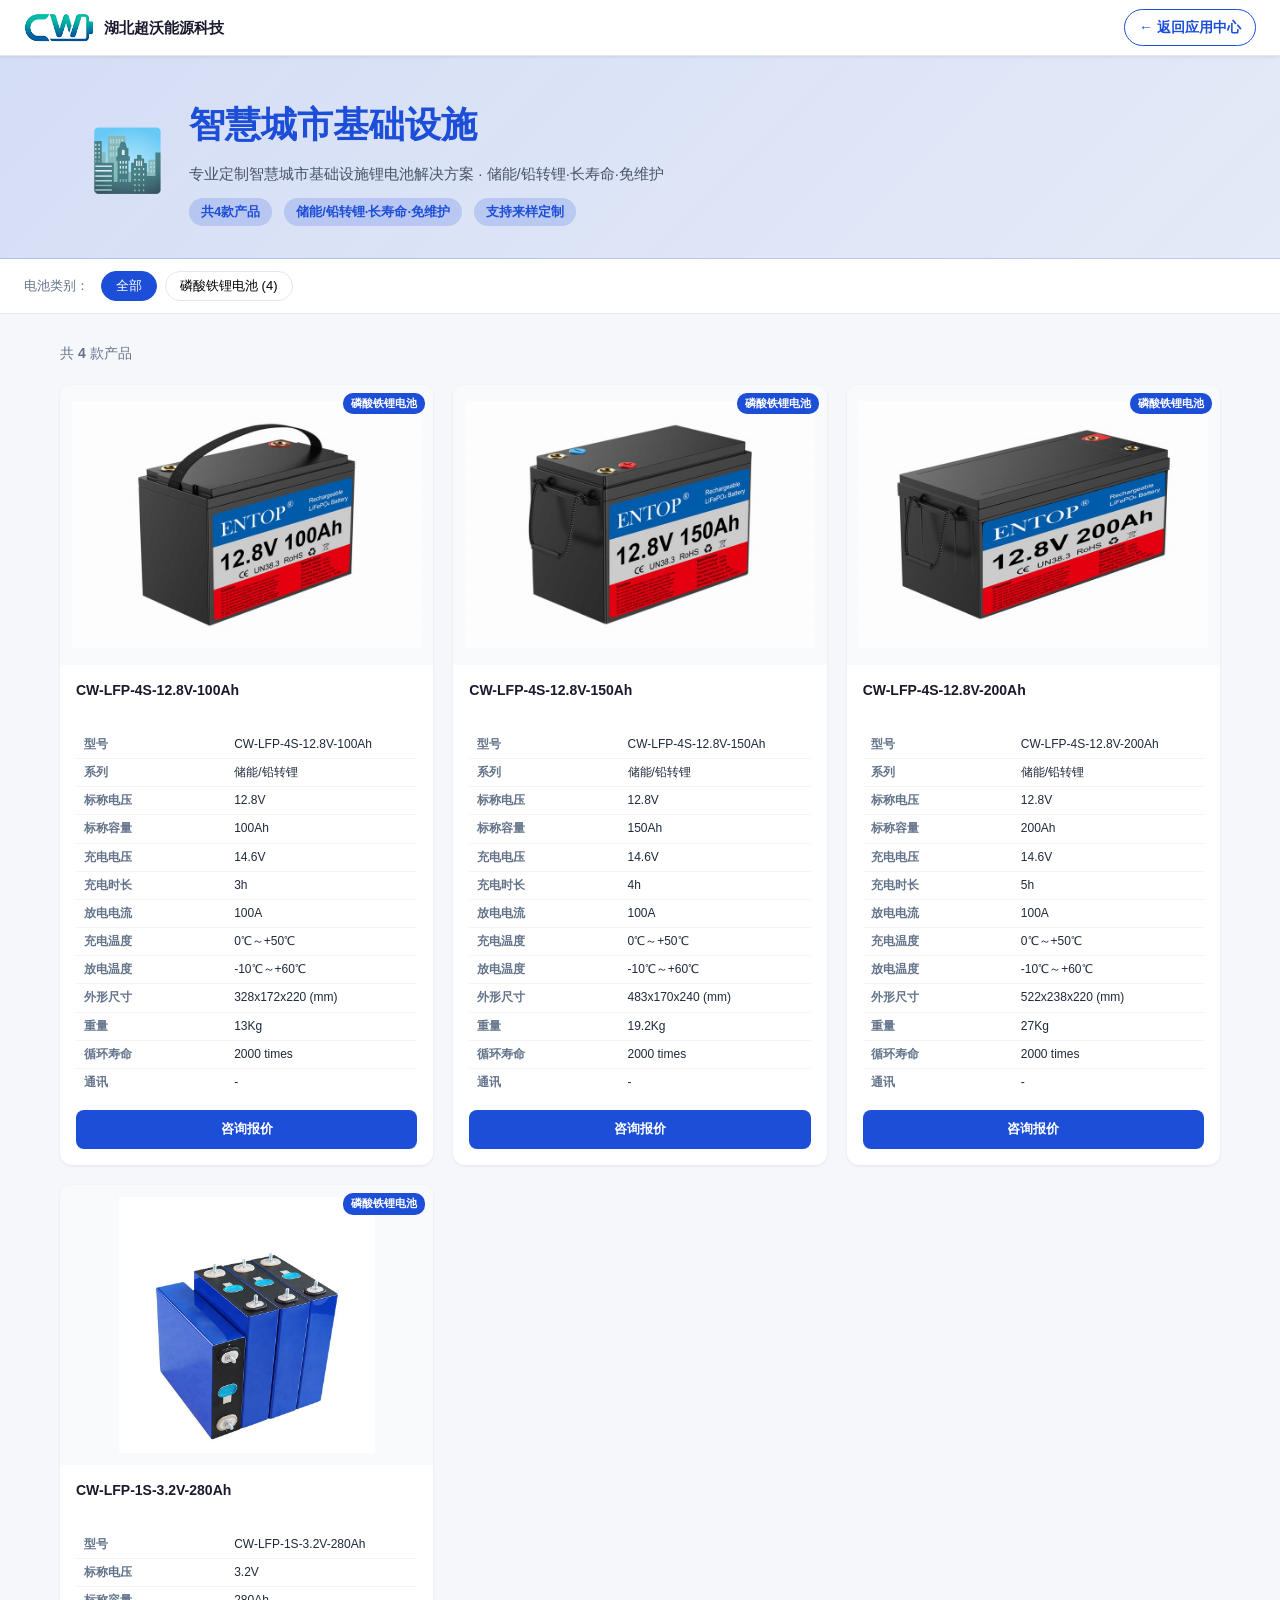
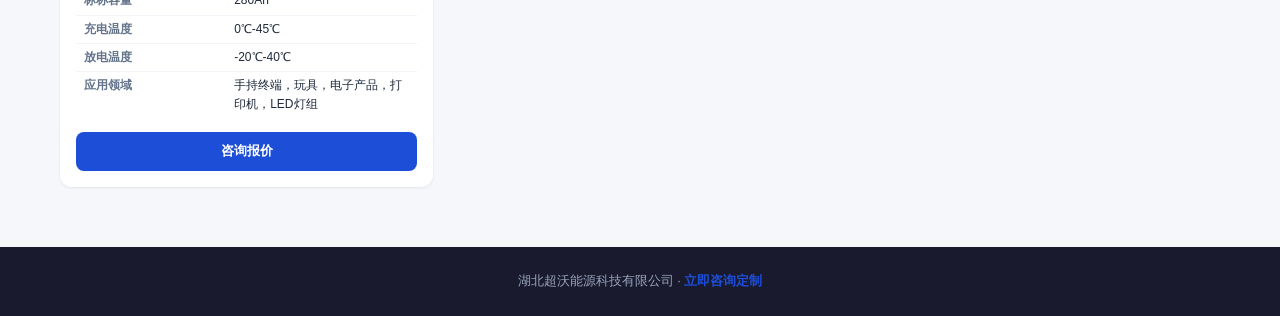
<file: battery-apps/smartcity.html>
<!DOCTYPE html>
<html lang="zh-CN">
<head>
<meta charset="UTF-8">
<meta name="viewport" content="width=device-width,initial-scale=1.0">
<title>🏙️ 智慧城市基础设施 | 湖北超沃能源科技</title>
<meta name="description" content="超沃能源智慧城市基础设施锂电池定制方案：储能/铅转锂·长寿命·免维护。共4款产品，支持来样开发。">
<link rel="icon" href="../img/CWNY.png">
<style>
:root{--c:#1d4ed8;--c08:rgba(29,78,216,0.08);--c10:rgba(29,78,216,0.10);--c15:rgba(29,78,216,0.15);--c18:rgba(29,78,216,0.18);--c20:rgba(29,78,216,0.20);}
*,*::before,*::after{box-sizing:border-box;margin:0;padding:0}
body{font-family:-apple-system,BlinkMacSystemFont,'Segoe UI','PingFang SC','Hiragino Sans GB',sans-serif;background:#f5f7fa;color:#1a1a2e;line-height:1.6}
a{color:inherit;text-decoration:none}
img{max-width:100%;display:block}
.topbar{background:#fff;border-bottom:1px solid #e2e8f0;padding:0 24px;height:56px;display:flex;align-items:center;justify-content:space-between;position:sticky;top:0;z-index:100;box-shadow:0 1px 3px rgba(0,0,0,.08)}
.topbar-brand{display:flex;align-items:center;gap:10px;font-weight:700;font-size:15px;color:#1a1a2e}
.topbar-brand img{height:32px;width:auto}
.topbar-back{display:flex;align-items:center;gap:6px;font-size:14px;font-weight:600;padding:6px 14px;border:1.5px solid var(--c);border-radius:20px;transition:all .2s;color:var(--c)}
.topbar-back:hover{background:var(--c);color:#fff}
.hero{background:linear-gradient(135deg,var(--c15) 0%,var(--c08) 100%);border-bottom:1px solid var(--c20);padding:40px 24px 32px}
.hero-inner{max-width:1100px;margin:0 auto;display:flex;align-items:center;gap:24px}
.hero-icon{font-size:60px;line-height:1;flex-shrink:0}
.hero-text h1{font-size:clamp(22px,4vw,36px);font-weight:800;color:var(--c);margin-bottom:8px}
.hero-text p{font-size:15px;color:#475569;max-width:500px}
.hero-meta{display:flex;gap:12px;margin-top:12px;flex-wrap:wrap}
.hero-tag{background:var(--c18);color:var(--c);padding:4px 12px;border-radius:20px;font-size:13px;font-weight:600}
.filter-bar{background:#fff;border-bottom:1px solid #e2e8f0;padding:12px 24px;display:flex;gap:8px;flex-wrap:wrap;align-items:center;position:sticky;top:56px;z-index:90}
.filter-label{font-size:13px;color:#64748b;margin-right:4px}
.filter-btn{padding:5px 14px;border-radius:20px;border:1.5px solid #e2e8f0;background:#fff;font-size:13px;cursor:pointer;transition:all .15s;white-space:nowrap}
.filter-btn.active,.filter-btn:hover{border-color:var(--c);background:var(--c);color:#fff}
.main{max-width:1200px;margin:0 auto;padding:28px 20px 60px}
.grid-info{display:flex;justify-content:space-between;align-items:center;margin-bottom:20px;flex-wrap:wrap;gap:8px}
.grid-count{font-size:14px;color:#64748b}
.product-grid{display:grid;grid-template-columns:repeat(auto-fill,minmax(300px,1fr));gap:20px}
.product-card{background:#fff;border-radius:12px;overflow:hidden;box-shadow:0 1px 3px rgba(0,0,0,.08);transition:all .2s;display:flex;flex-direction:column}
.product-card:hover{box-shadow:0 6px 20px rgba(0,0,0,.12);transform:translateY(-2px)}
.product-card.hidden{display:none}
.card-img{position:relative;background:#f8fafc;aspect-ratio:4/3;overflow:hidden;display:flex;align-items:center;justify-content:center}
.card-img img{width:100%;height:100%;object-fit:contain;padding:12px;transition:transform .3s}
.product-card:hover .card-img img{transform:scale(1.05)}
.img-fallback{width:100%;height:100%;display:flex;align-items:center;justify-content:center;background:linear-gradient(135deg,var(--c10),var(--c20))}
.img-fallback span{font-size:40px;font-weight:800;color:var(--c);opacity:.4}
.cat-badge{position:absolute;top:8px;right:8px;background:var(--c);color:#fff;font-size:11px;padding:2px 8px;border-radius:10px;font-weight:600}
.card-body{padding:16px;display:flex;flex-direction:column;flex:1}
.card-title{font-size:14px;font-weight:700;color:#1a1a2e;margin-bottom:12px;line-height:1.4;min-height:38px}
.spec-table{width:100%;border-collapse:collapse;font-size:12px;flex:1}
.spec-table th,.spec-table td{padding:4px 8px;border-bottom:1px solid #f1f5f9;text-align:left;vertical-align:top}
.spec-table th{width:44%;color:#64748b;font-weight:600;white-space:nowrap}
.spec-table td{color:#1e293b;font-weight:500}
.spec-table tr:last-child th,.spec-table tr:last-child td{border-bottom:none}
.no-spec{font-size:12px;color:#94a3b8;padding:8px 0;line-height:1.5;flex:1}
.btn-inquire{display:block;margin-top:14px;text-align:center;padding:9px;background:var(--c);color:#fff;border-radius:8px;font-size:13px;font-weight:700;transition:opacity .15s}
.btn-inquire:hover{opacity:.85}
.empty-state{grid-column:1/-1;text-align:center;padding:60px 20px;color:#94a3b8}
.empty-state span{font-size:48px;display:block;margin-bottom:12px}
.footer{background:#1a1a2e;color:#94a3b8;text-align:center;padding:24px;font-size:13px}
.footer a{color:var(--c);font-weight:600}
@media(max-width:640px){
  .hero-inner{flex-direction:column;text-align:center}
  .hero-meta{justify-content:center}
  .product-grid{grid-template-columns:1fr}
  .filter-bar{top:56px;padding:10px 16px}
}

</style>
</head>
<body>
<nav class="topbar">
  <a href="../index.html" class="topbar-brand">
    <img src="../img/CWNY.png" alt="超沃能源">
    <span>湖北超沃能源科技</span>
  </a>
  <a href="../index.html#applications" class="topbar-back">← 返回应用中心</a>
</nav>
<div class="hero">
  <div class="hero-inner">
    <div class="hero-icon">🏙️</div>
    <div class="hero-text">
      <h1>智慧城市基础设施</h1>
      <p>专业定制智慧城市基础设施锂电池解决方案 · 储能/铅转锂·长寿命·免维护</p>
      <div class="hero-meta">
        <span class="hero-tag">共4款产品</span>
        <span class="hero-tag">储能/铅转锂·长寿命·免维护</span>
        <span class="hero-tag">支持来样定制</span>
      </div>
    </div>
  </div>
</div>
<div class="filter-bar">
  <span class="filter-label">电池类别：</span>
  <button class="filter-btn active" data-cat="all">全部</button><button class="filter-btn" data-cat="磷酸铁锂电池">磷酸铁锂电池&nbsp;(4)</button>
</div>
<main class="main">
  <div class="grid-info">
    <span class="grid-count">共 <strong id="visible-count">4</strong> 款产品</span>
  </div>
  <div class="product-grid" id="product-grid">
    <div class="product-card" data-category="磷酸铁锂电池"><div class="card-img"><img src="../电池产品图片及规格书/12V储能电池 SSBC-IFR04-100A.jpg" alt="CW-LFP-4S-12.8V-100Ah" loading="lazy" onerror="this.style.display='none';this.nextElementSibling.style.display='flex'"><div class="img-fallback" style="display:none"><span>磷酸</span></div><span class="cat-badge">磷酸铁锂电池</span></div><div class="card-body"><h3 class="card-title">CW-LFP-4S-12.8V-100Ah</h3><div class="card-params"><table class="spec-table"><tr><th>型号</th><td>CW-LFP-4S-12.8V-100Ah</td></tr><tr><th>系列</th><td>储能/铅转锂</td></tr><tr><th>标称电压</th><td>12.8V</td></tr><tr><th>标称容量</th><td>100Ah</td></tr><tr><th>充电电压</th><td>14.6V</td></tr><tr><th>充电时长</th><td>3h</td></tr><tr><th>放电电流</th><td>100A</td></tr><tr><th>充电温度</th><td>0℃～+50℃</td></tr><tr><th>放电温度</th><td>-10℃～+60℃</td></tr><tr><th>外形尺寸</th><td>328x172x220 (mm)</td></tr><tr><th>重量</th><td>13Kg</td></tr><tr><th>循环寿命</th><td>2000 times</td></tr><tr><th>通讯</th><td>-</td></tr></table></div><a href="../index.html#contact" class="btn-inquire">咨询报价</a></div></div>
<div class="product-card" data-category="磷酸铁锂电池"><div class="card-img"><img src="../电池产品图片及规格书/12V储能电池 SSBC-IFR04-150A.jpg" alt="CW-LFP-4S-12.8V-150Ah" loading="lazy" onerror="this.style.display='none';this.nextElementSibling.style.display='flex'"><div class="img-fallback" style="display:none"><span>磷酸</span></div><span class="cat-badge">磷酸铁锂电池</span></div><div class="card-body"><h3 class="card-title">CW-LFP-4S-12.8V-150Ah</h3><div class="card-params"><table class="spec-table"><tr><th>型号</th><td>CW-LFP-4S-12.8V-150Ah</td></tr><tr><th>系列</th><td>储能/铅转锂</td></tr><tr><th>标称电压</th><td>12.8V</td></tr><tr><th>标称容量</th><td>150Ah</td></tr><tr><th>充电电压</th><td>14.6V</td></tr><tr><th>充电时长</th><td>4h</td></tr><tr><th>放电电流</th><td>100A</td></tr><tr><th>充电温度</th><td>0℃～+50℃</td></tr><tr><th>放电温度</th><td>-10℃～+60℃</td></tr><tr><th>外形尺寸</th><td>483x170x240 (mm)</td></tr><tr><th>重量</th><td>19.2Kg</td></tr><tr><th>循环寿命</th><td>2000 times</td></tr><tr><th>通讯</th><td>-</td></tr></table></div><a href="../index.html#contact" class="btn-inquire">咨询报价</a></div></div>
<div class="product-card" data-category="磷酸铁锂电池"><div class="card-img"><img src="../电池产品图片及规格书/12V储能电池 SSBC-IFR04-200A.jpg" alt="CW-LFP-4S-12.8V-200Ah" loading="lazy" onerror="this.style.display='none';this.nextElementSibling.style.display='flex'"><div class="img-fallback" style="display:none"><span>磷酸</span></div><span class="cat-badge">磷酸铁锂电池</span></div><div class="card-body"><h3 class="card-title">CW-LFP-4S-12.8V-200Ah</h3><div class="card-params"><table class="spec-table"><tr><th>型号</th><td>CW-LFP-4S-12.8V-200Ah</td></tr><tr><th>系列</th><td>储能/铅转锂</td></tr><tr><th>标称电压</th><td>12.8V</td></tr><tr><th>标称容量</th><td>200Ah</td></tr><tr><th>充电电压</th><td>14.6V</td></tr><tr><th>充电时长</th><td>5h</td></tr><tr><th>放电电流</th><td>100A</td></tr><tr><th>充电温度</th><td>0℃～+50℃</td></tr><tr><th>放电温度</th><td>-10℃～+60℃</td></tr><tr><th>外形尺寸</th><td>522x238x220 (mm)</td></tr><tr><th>重量</th><td>27Kg</td></tr><tr><th>循环寿命</th><td>2000 times</td></tr><tr><th>通讯</th><td>-</td></tr></table></div><a href="../index.html#contact" class="btn-inquire">咨询报价</a></div></div>
<div class="product-card" data-category="磷酸铁锂电池"><div class="card-img"><img src="../电池产品图片及规格书/3.2V  280Ah 大单体磷酸铁锂电池.jpg" alt="CW-LFP-1S-3.2V-280Ah" loading="lazy" onerror="this.style.display='none';this.nextElementSibling.style.display='flex'"><div class="img-fallback" style="display:none"><span>磷酸</span></div><span class="cat-badge">磷酸铁锂电池</span></div><div class="card-body"><h3 class="card-title">CW-LFP-1S-3.2V-280Ah</h3><div class="card-params"><table class="spec-table"><tr><th>型号</th><td>CW-LFP-1S-3.2V-280Ah</td></tr><tr><th>标称电压</th><td>3.2V</td></tr><tr><th>标称容量</th><td>280Ah</td></tr><tr><th>充电温度</th><td>0℃-45℃</td></tr><tr><th>放电温度</th><td>-20℃-40℃</td></tr><tr><th>应用领域</th><td>手持终端，玩具，电子产品，打印机，LED灯组</td></tr></table></div><a href="../index.html#contact" class="btn-inquire">咨询报价</a></div></div>
    <div class="empty-state" id="empty-state" style="display:none">
      <span>🔍</span><p>没有找到该分类的产品</p>
    </div>
  </div>
</main>
<footer class="footer">
  <p>湖北超沃能源科技有限公司 · <a href="../index.html#contact">立即咨询定制</a></p>
</footer>
<script>
(function(){
  const btns=document.querySelectorAll('.filter-btn');
  const cards=document.querySelectorAll('.product-card');
  const countEl=document.getElementById('visible-count');
  const emptyEl=document.getElementById('empty-state');
  btns.forEach(function(btn){
    btn.addEventListener('click',function(){
      btns.forEach(function(b){b.classList.remove('active');});
      btn.classList.add('active');
      const cat=btn.dataset.cat;
      let visible=0;
      cards.forEach(function(card){
        const match=cat==='all'||card.dataset.category===cat;
        card.classList.toggle('hidden',!match);
        if(match)visible++;
      });
      countEl.textContent=visible;
      emptyEl.style.display=visible===0?'block':'none';
    });
  });
})();
</script>
</body>
</html>
</file>
